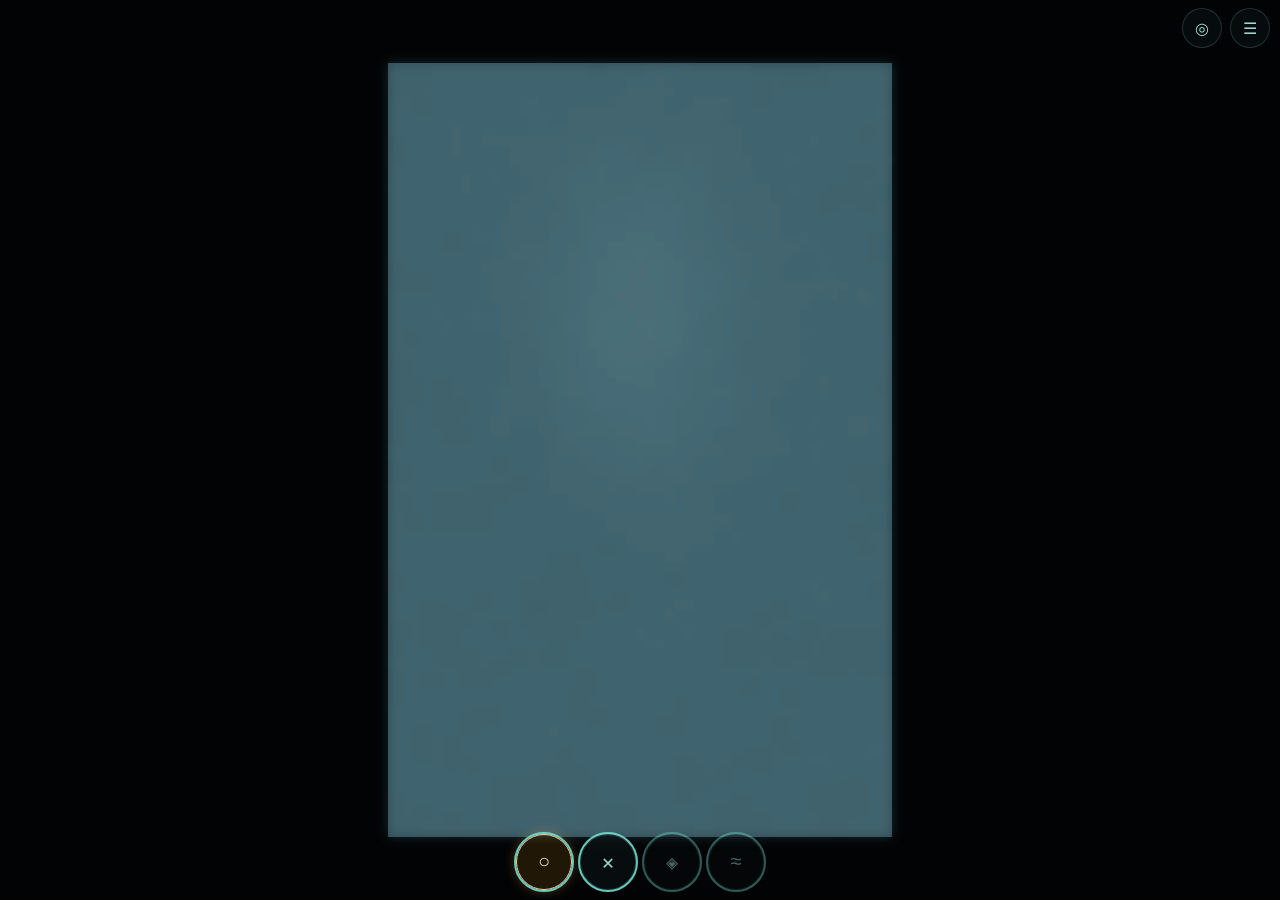
<file: FlameField/index.html>
<!DOCTYPE html>
<html lang="en">
<head>
<meta charset="UTF-8">
<meta name="viewport" content="width=device-width, initial-scale=1, maximum-scale=1, user-scalable=no, viewport-fit=cover">
<meta name="color-scheme" content="dark">
<title>the flame field</title>
<style>
  :root{ color-scheme: dark; }
  *{ box-sizing:border-box; -webkit-tap-highlight-color:transparent; user-select:none; -webkit-user-select:none; }
  html,body{
    margin:0; padding:0; width:100%; height:100%;
    background:#020304; overflow:hidden; overscroll-behavior:none;
    font-family:'Courier New',monospace; color:#cfe8e6;
    touch-action:none;
  }
  #stage{
    position:fixed; inset:0; display:flex; align-items:center; justify-content:center;
  }
  #glow{
    position:absolute; inset:0; pointer-events:none;
    filter: blur(6px) saturate(1.3); opacity:0.55; mix-blend-mode: screen;
  }
  canvas{ display:block; image-rendering:auto; }
  #view{ position:relative; }
  #ui{
    position:fixed; left:0; right:0; bottom:0; z-index:20;
    padding: 8px 10px calc(10px + env(safe-area-inset-bottom, 0px));
    display:flex; flex-direction:column; gap:8px;
    pointer-events:none;
  }
  #toolbar{
    display:flex; gap:8px; justify-content:center; pointer-events:auto;
  }
  .tool{
    position:relative; width:56px; height:56px; border-radius:50%;
    background:rgba(10,18,20,0.72); border:1px solid rgba(150,220,220,0.18);
    color:#9fd8d4; font-size:20px; display:flex; align-items:center; justify-content:center;
    backdrop-filter: blur(3px);
    transition: border-color .2s, background .2s, opacity .2s;
    opacity:0.45;
  }
  .tool.unlocked{ opacity:1; }
  .tool.active{ border-color:#ffcf8a; color:#ffe3b0; background:rgba(60,40,10,0.55); box-shadow:0 0 14px rgba(255,180,90,0.35); }
  .tool .ring{
    position:absolute; inset:-3px; border-radius:50%; pointer-events:none;
    border:2px solid rgba(255,255,255,0.15);
  }
  .tool .fill{
    position:absolute; inset:-3px; border-radius:50%; pointer-events:none;
    border:2px solid #6fe3d6; clip-path: inset(0 0 0 0);
    opacity:0.85;
  }
  .tool .lock{ position:absolute; inset:0; display:flex; align-items:center; justify-content:center; font-size:13px; color:#4a5a5c; }
  #topbar{
    position:fixed; top:0; left:0; right:0; z-index:20;
    padding: calc(8px + env(safe-area-inset-top,0px)) 10px 6px;
    display:flex; justify-content:space-between; align-items:flex-start;
    pointer-events:none;
  }
  #readout{
    font-size:11px; color:#7fb; opacity:0; transition:opacity .4s; letter-spacing:0.5px;
    pointer-events:none; text-shadow:0 0 6px rgba(100,255,220,0.6);
    max-width:60vw;
  }
  #codexBtn, #listenBtn{
    pointer-events:auto; width:40px;height:40px;border-radius:50%;
    background:rgba(10,18,20,0.6); border:1px solid rgba(150,220,220,0.18);
    color:#9fd8d4; font-size:16px; display:flex; align-items:center; justify-content:center;
  }
  #listenBtn.active{ color:#ffe3b0; border-color:#ffcf8a; }
  #topRight{ display:flex; gap:8px; pointer-events:auto; }

  #codex{
    position:fixed; inset:0; z-index:40; background:rgba(2,4,5,0.94);
    transform:translateY(100%); transition:transform .35s ease;
    padding: calc(16px + env(safe-area-inset-top,0px)) 18px 24px;
    overflow-y:auto;
  }
  #codex.open{ transform:translateY(0); }
  #codex h1{ font-size:15px; letter-spacing:3px; color:#ffcf8a; font-weight:400; margin:0 0 14px; }
  .entry{ margin-bottom:16px; border-left:2px solid rgba(255,207,138,0.3); padding-left:10px; }
  .entry .name{ font-size:13px; color:#ffe3b0; letter-spacing:1px; }
  .entry .desc{ font-size:12px; color:#8fc; opacity:0.8; margin-top:3px; line-height:1.5; }
  .entry.locked .name{ color:#3d4c4e; }
  .entry.locked .desc{ display:none; }
  #stats{ margin-top:20px; font-size:10px; color:#4a5a5c; line-height:1.8; }
  #closeCodex{
    position:absolute; top:calc(14px + env(safe-area-inset-top,0px)); right:16px;
    width:34px;height:34px;border-radius:50%; background:rgba(255,255,255,0.06);
    color:#cfe8e6; display:flex;align-items:center;justify-content:center; font-size:16px;
  }

  #morph{
    position:fixed; inset:0; z-index:30; background:rgba(2,6,7,0.88);
    display:none; align-items:center; justify-content:center; flex-direction:column;
  }
  #morph.open{ display:flex; }
  #morphCanvas{ touch-action:none; }
  #morphHint{ font-size:11px; color:#6fa; opacity:0.7; margin-top:14px; letter-spacing:1px; text-align:center; padding:0 20px;}
  #morphClose{
    position:absolute; top:calc(14px + env(safe-area-inset-top,0px)); right:16px;
    width:34px;height:34px;border-radius:50%; background:rgba(255,255,255,0.06);
    color:#cfe8e6; display:flex;align-items:center;justify-content:center; font-size:16px;
  }

  #choice{
    position:fixed; inset:0; z-index:50; background:rgba(0,0,0,0.75);
    display:none; align-items:center; justify-content:center; flex-direction:column; gap:22px;
  }
  #choice.open{ display:flex; }
  #choice .prompt{ font-size:12px; opacity:0.85; letter-spacing:1px; text-align:center; max-width:80vw; color:#cfe8e6;}
  #choiceBtns{ display:flex; gap:30px; }
  .choiceBtn{
    width:110px; height:110px; border-radius:50%; display:flex; flex-direction:column; align-items:center; justify-content:center;
    font-size:13px; letter-spacing:1px; gap:6px; border:1px solid rgba(255,255,255,0.2);
  }
  #keepTorch{ background:radial-gradient(circle at 50% 40%, #16323a, #06181c); color:#9fe0d8; }
  #takeFlame{ background:radial-gradient(circle at 50% 40%, #4a1c0a, #1a0705); color:#ffb877; }

  #veil{
    position:fixed; inset:0; background:#000; opacity:0; pointer-events:none; z-index:60;
    transition:opacity 1.2s;
  }
  #boot{
    position:fixed; inset:0; z-index:70; background:#020304; display:flex; align-items:center; justify-content:center;
    color:#3d5a58; font-size:11px; letter-spacing:4px; transition:opacity 1s;
  }
</style>
</head>
<body>
<div id="boot">· · ·</div>
<div id="veil"></div>

<div id="topbar">
  <div id="readout"></div>
  <div id="topRight">
    <button id="listenBtn" title="listen">◎</button>
    <button id="codexBtn" title="codex">☰</button>
  </div>
</div>

<div id="stage">
  <div id="view">
    <canvas id="glow"></canvas>
    <canvas id="sim"></canvas>
  </div>
</div>

<div id="ui">
  <div id="toolbar"></div>
</div>

<div id="codex">
  <button id="closeCodex">×</button>
  <h1>· CODEX ·</h1>
  <div id="entries"></div>
  <div id="stats"></div>
</div>

<div id="morph">
  <button id="morphClose">×</button>
  <canvas id="morphCanvas"></canvas>
  <div id="morphHint"></div>
</div>

<div id="choice">
  <div class="prompt" id="choicePrompt"></div>
  <div id="choiceBtns">
    <button class="choiceBtn" id="keepTorch">◐<br>hold</button>
    <button class="choiceBtn" id="takeFlame">◉<br>go</button>
  </div>
</div>

<script>
(function(){
"use strict";

/* ============================================================================
   THE FLAME FIELD
   A bioelectric cellular substrate the player can perturb, wound, condition
   and re-target, but never directly command. Every visible behavior below is
   produced by the update loop in Field.step() — nothing is pre-scripted.
   ========================================================================== */

// ---------------------------------------------------------------- constants
const W = 52, H = 80;                 // grid resolution (portrait, cheap enough for 60fps on typed arrays)
const N = W * H;
const SUBSTEPS = 2;                   // sim steps per rendered frame
const DT = 0.012;                     // tuned so sim-time tracks roughly real-time — healing
                                       // and drift should be watchable, not an instant snap

const T1 = 0.28, T2 = 0.62;           // differentiation thresholds on V
const CANON = [0, 0.4, 0.8, -0.4, -0.8]; // canonical potential per locked type (0=undiff,1..4 types)

const K_LEAK = 0.12;
const K_BISTABLE = 0.15;              // gentle excitability texture — must not dominate the homeostatic pull toward S
const K_HOME_BASE = 0.55;
const COUPLE_GAIN = 2.6;
const DECOUPLE_THRESH = 0.55;
const DECOUPLE_RATE = 0.5;
const RECOUPLE_RATE = 0.12;
const REVIVE_THRESH = 0.55;
const COLLAPSE_V = 0.9;
const NECROSIS_RATE = 0.6;

const clamp = (v,a,b)=> v<a?a:(v>b?b:v);
const idx = (x,y)=> y*W+x;

function classify(v){
  if(v>T2) return 2;
  if(v>T1) return 1;
  if(v<-T2) return 4;
  if(v<-T1) return 3;
  return 0;
}

// simple seeded PRNG so "Fracture" archetype is reproducible
function mulberry32(a){
  return function(){
    a|=0; a=(a+0x6D2B79F5)|0;
    let t=Math.imul(a^(a>>>15),1|a);
    t=(t+Math.imul(t^(t>>>7),61|t))^t;
    return ((t^(t>>>14))>>>0)/4294967296;
  };
}

// -------------------------------------------------------------- field state
const Field = {
  V: new Float32Array(N),
  Vn: new Float32Array(N),
  type: new Uint8Array(N),
  typeTimer: new Float32Array(N),
  plasticity: new Float32Array(N),
  coupling: new Float32Array(N),
  alive: new Uint8Array(N),
  S: new Float32Array(N),           // the setpoint / attractor — editable, independent of local rules
  assoc: new Float32Array(N),       // learned cue->stressor association per cell
  eligibility: new Float32Array(N), // decaying trace of recent cue exposure
  cueFlash: new Float32Array(N),    // transient anticipatory-response visual (for renderer)
  t: 0,

  init(){
    const rnd = Math.random;
    for(let i=0;i<N;i++){
      this.V[i] = (rnd()-0.5)*0.3;
      this.type[i] = 0;
      this.plasticity[i] = 1;
      this.coupling[i] = 0.8;
      this.alive[i] = 1;
    }
    this.S.set(Archetypes.list[0].template); // start already resting near "Orb"
  },

  step(dt, risk, distance=0){
    const V=this.V, Vn=this.Vn, type=this.type, timer=this.typeTimer,
          plas=this.plasticity, coup=this.coupling, alive=this.alive,
          S=this.S, assoc=this.assoc, elig=this.eligibility, flash=this.cueFlash;

    for(let y=0;y<H;y++){
      for(let x=0;x<W;x++){
        const i = idx(x,y);

        if(!alive[i]){
          // dead tissue: near-zero activity, but can be revived by living neighbor pressure
          let pressure=0;
          if(x>0 && alive[idx(x-1,y)]) pressure += coup[idx(x-1,y)];
          if(x<W-1 && alive[idx(x+1,y)]) pressure += coup[idx(x+1,y)];
          if(y>0 && alive[idx(x,y-1)]) pressure += coup[idx(x,y-1)];
          if(y<H-1 && alive[idx(x,y+1)]) pressure += coup[idx(x,y+1)];
          Vn[i] = V[i]*0.9;
          // mid-metamorphosis (risk>1), the tissue's ordinary self-repair is compromised —
          // it takes real neighbor strength to pull a cell back, not just proximity
          if(pressure > REVIVE_THRESH*risk){
            alive[i]=1; type[i]=0; plas[i]=1; timer[i]=0;
            Vn[i] = pressure*0.05;
          }
          continue;
        }

        // ---- gather neighbor flux (diffusion through gap junctions) ----
        let flux=0, mismatch=0, nCount=0;
        const cSelf = coup[i];
        const tryN = (ni)=>{
          if(!alive[ni]){ return; }
          const cEdge = (cSelf+coup[ni])*0.5;
          flux += cEdge*(V[ni]-V[i]);
          mismatch += Math.abs(V[ni]-V[i]);
          nCount++;
        };
        if(x>0) tryN(idx(x-1,y));
        if(x<W-1) tryN(idx(x+1,y));
        if(y>0) tryN(idx(x,y-1));
        if(y<H-1) tryN(idx(x,y+1));
        if(nCount>0) mismatch/=nCount;

        // ---- local reaction: leaky + bistable excitable medium (texture, not dominant) ----
        const react = -K_LEAK*V[i] - K_BISTABLE*V[i]*(V[i]-0.5)*(V[i]+0.5);

        // ---- homeostasis: the goal-directed term. pulls V toward the setpoint S at a fixed
        // rate, so a settled pattern is a genuine stable equilibrium, not a slowly-decaying one.
        // during a metamorphosis attempt (risk>1) the reach toward the target is stronger —
        // which is also exactly what makes it dangerous: pushing harder toward an extreme,
        // high-amplitude target both enables real convergence and drives V past COLLAPSE_V more.
        const homeMul = 1 + (risk-1)*1.8;
        const home = K_HOME_BASE * homeMul * (S[i]-V[i]);

        // ---- conditioning: learned anticipatory response ----
        const cond = flash[i]; // set externally when cue fires; decays below

        const noiseMul = 1 + (risk-1)*7;
        const noise = (Math.random()-0.5)*0.02*noiseMul;

        let dv = dt*(flux*COUPLE_GAIN + react + home + cond) + noise;
        Vn[i] = clamp(V[i]+dv, -1.6, 1.6);

        // ---- differentiation state machine (hysteresis-locked) ----
        // plasticity itself no longer feeds back into V; it only governs how strongly this
        // cell resists the player's Rewrite tool (see Field.rewrite) — mature, long-settled
        // tissue is harder to directly retarget than freshly wounded or undifferentiated tissue.
        const desired = classify(Vn[i]);
        if(desired !== type[i]){
          timer[i]+=dt;
          const lockDelay = 0.25 + plas[i]*0.35;
          if(timer[i] > lockDelay){
            type[i]=desired; timer[i]=0;
            plas[i] = Math.min(1, plas[i]+0.15); // fresh switch = brief plasticity bump
          }
        } else {
          timer[i]=0;
          // only differentiated tissue commits (locks in); undifferentiated cells stay fully
          // plastic so they remain free to follow the setpoint indefinitely
          if(type[i]!==0) plas[i] = Math.max(0.15, plas[i]-dt*0.02);
        }

        // ---- coupling dynamics: gap junctions close under local stress, reopen when calm ----
        if(mismatch > DECOUPLE_THRESH) coup[i] = Math.max(0, coup[i]-dt*DECOUPLE_RATE);
        else coup[i] = Math.min(0.95, coup[i]+dt*RECOUPLE_RATE);

        // ---- collapse risk: tissue pushed far past its normal operating range can die,
        // more readily where gap junctions have already closed under local stress ----
        const excess = Math.abs(Vn[i]) - COLLAPSE_V;
        if(excess > 0){
          const overload = Math.min(3, excess/0.25);
          const isolationFactor = 1.6 - coup[i]; // higher when poorly coupled, never zero
          // the further the whole tissue still has to travel toward its target, the more
          // strain any single overloaded cell is under — ambitious, distant metamorphoses
          // are genuinely more dangerous, not just cosmetically riskier
          const reachStrain = 1 + distance*3;
          if(Math.random() < dt*NECROSIS_RATE*risk*overload*isolationFactor*reachStrain) alive[i]=0;
        }

        // decay traces
        elig[i]*=Math.exp(-dt/2.6);
        flash[i]*=Math.exp(-dt*6);
      }
    }
    // swap buffers
    this.V.set(Vn);
    this.t += dt;
  },

  // ---------------------------------------------------------- player levers
  touchCue(cx,cy,r,strength){
    this.forEachInRadius(cx,cy,r,(i,f)=>{
      this.eligibility[i] = 1;
      // anticipatory learned response fires alongside the raw stimulus
      const ant = this.assoc[i];
      this.cueFlash[i] += strength*f*3 - ant*2.2*f; // raw excite, minus learned brace (closes coupling via negative flash->home interplay)
      if(ant>0.02) this.coupling[i] = Math.max(0, this.coupling[i]-ant*0.35*f);
    });
  },
  sever(cx,cy,r){
    this.forEachInRadius(cx,cy,r,(i,f)=>{
      if(f<0.3) return;
      this.assocStressor(i);
      this.alive[i]=0;
      this.V[i]=0;
      this.coupling[i]*=0.15;
      this.plasticity[i]=1;
    });
  },
  assocStressor(i){
    // classical conditioning update: strengthen assoc where a recent cue trace exists
    this.assoc[i] = clamp(this.assoc[i] + 0.35*this.eligibility[i]*(1-this.assoc[i]), 0, 1);
    this.assoc[i] = Math.max(0, this.assoc[i]-0.002); // slow forgetting baseline
  },
  weave(cx,cy,r,openUp){
    this.forEachInRadius(cx,cy,r,(i,f)=>{
      this.coupling[i] = clamp(this.coupling[i] + (openUp? f*0.6 : -f*0.6), 0, 0.95);
    });
  },
  rewrite(cx,cy,r,value){
    this.forEachInRadius(cx,cy,r,(i,f)=>{
      // committed (low-plasticity) tissue resists having its target rewritten directly;
      // wounding it first (sever resets plasticity to 1) makes it far more receptive
      const resist = 0.25 + 0.75*this.plasticity[i];
      const eff = f*0.5*resist;
      this.S[i] = clamp(this.S[i]*(1-eff) + value*eff, -1.5, 1.5);
    });
  },
  forEachInRadius(cx,cy,r,fn){
    const x0=Math.max(0,Math.floor(cx-r)), x1=Math.min(W-1,Math.ceil(cx+r));
    const y0=Math.max(0,Math.floor(cy-r)), y1=Math.min(H-1,Math.ceil(cy+r));
    for(let y=y0;y<=y1;y++) for(let x=x0;x<=x1;x++){
      const d = Math.hypot(x-cx,y-cy);
      if(d<=r) fn(idx(x,y), 1-d/r);
    }
  },

  // ---------------------------------------------------- diagnostic features
  // error weighted by how much the setpoint actually asks of each cell — most of the grid is
  // quiet background where every target agrees, so an unweighted average would barely move
  // even when the tissue is nowhere near the target's actual shape
  fieldError(){
    let e=0, w=0;
    for(let i=0;i<N;i++){
      const weight = Math.abs(this.S[i]);
      if(weight<0.05) continue;
      e += weight*(this.alive[i] ? Math.abs(this.V[i]-this.S[i]) : 1.4);
      w += weight;
    }
    return w? e/w : 0;
  },
  // error restricted to a local neighborhood — used to detect real, localized regeneration
  // rather than a wound getting lost in the whole-grid average
  localError(cx,cy,r){
    let e=0, c=0;
    this.forEachInRadius(cx,cy,r,(i)=>{
      e += this.alive[i] ? Math.abs(this.V[i]-this.S[i]) : 1.4;
      c++;
    });
    return c? e/c : 0;
  }
};

// compute (roughness, complexity) descriptors — used for both live field & static archetype templates
function computeFeatures(arr){
  let rough=0, n=0;
  for(let y=0;y<H;y++) for(let x=0;x<W-1;x++){ rough+=Math.abs(arr[idx(x+1,y)]-arr[idx(x,y)]); n++; }
  for(let y=0;y<H-1;y++) for(let x=0;x<W;x++){ rough+=Math.abs(arr[idx(x,y+1)]-arr[idx(x,y)]); n++; }
  rough = clamp((rough/n)/1.1, 0, 1);

  // connected components where |value|>0.5 (blob / complexity count)
  const seen = new Uint8Array(arr.length);
  let blobs=0;
  for(let y=0;y<H;y++) for(let x=0;x<W;x++){
    const i=idx(x,y);
    if(seen[i] || Math.abs(arr[i])<=0.5) continue;
    blobs++;
    const stack=[i]; seen[i]=1;
    while(stack.length){
      const c=stack.pop();
      const cx=c%W, cy=(c/W)|0;
      const nb=[[cx-1,cy],[cx+1,cy],[cx,cy-1],[cx,cy+1]];
      for(const [nx,ny] of nb){
        if(nx<0||nx>=W||ny<0||ny>=H) continue;
        const ni=idx(nx,ny);
        if(!seen[ni] && Math.abs(arr[ni])>0.5){ seen[ni]=1; stack.push(ni); }
      }
    }
  }
  const complexity = clamp(blobs/6, 0, 1);
  return {rough, complexity};
}

// --------------------------------------------------------------- archetypes
const Archetypes = { list: [], ember:null };
(function buildArchetypes(){
  const rnd = mulberry32(1337);
  function gauss(cx,cy,sig,amp){
    const arr=new Float32Array(N);
    for(let y=0;y<H;y++)for(let x=0;x<W;x++){
      const u=x/(W-1), v=y/(H-1);
      const d2=((u-cx)**2+(v-cy)**2)/(sig*sig);
      arr[idx(x,y)] += amp*Math.exp(-d2);
    }
    return arr;
  }
  function add(arr, cx,cy,sig,amp){
    for(let y=0;y<H;y++)for(let x=0;x<W;x++){
      const u=x/(W-1), v=y/(H-1);
      const d2=((u-cx)**2+(v-cy)**2)/(sig*sig);
      arr[idx(x,y)] += amp*Math.exp(-d2);
    }
  }

  const orb = gauss(0.5,0.32,0.20,1.0);

  const twin = new Float32Array(N);
  add(twin,0.3,0.28,0.15,0.95); add(twin,0.7,0.28,0.15,0.95);

  // a branching mass, not just an inverted Orb — shape (not merely polarity) sets it apart
  const root = new Float32Array(N);
  add(root, 0.5, 0.66, 0.15, -1.0);
  add(root, 0.34, 0.82, 0.12, -0.9);
  add(root, 0.66, 0.82, 0.12, -0.9);
  add(root, 0.5, 0.92, 0.09, -0.75);

  const lattice = new Float32Array(N);
  for(let y=0;y<H;y++)for(let x=0;x<W;x++){
    const u=x/(W-1), v=y/(H-1);
    lattice[idx(x,y)] = 0.75*Math.sin(u*Math.PI*6)*Math.sin(v*Math.PI*4);
  }

  const fracture = new Float32Array(N);
  for(let i=0;i<N;i++) fracture[i] = (rnd()*2-1)*1.1;

  // three separate, intensely bright lobes (a "trident" of flame) — its three-way split keeps
  // it out of every other archetype's neighborhood in the roughness/complexity embedding below
  const ember = new Float32Array(N);
  add(ember, 0.5, 0.30, 0.09, 1.4);
  add(ember, 0.28, 0.50, 0.07, 1.25);
  add(ember, 0.72, 0.50, 0.07, 1.25);

  function make(id,name,template,depth,lethal){
    const f = computeFeatures(template);
    return {id,name,template,depth,lethal,pos:f,discovered:false};
  }

  Archetypes.list.push(make('orb','Orb',orb,0.22,false));
  Archetypes.list.push(make('twin','Twin',twin,0.15,false));
  Archetypes.list.push(make('root','Root',root,0.20,false));
  Archetypes.list.push(make('lattice','Lattice',lattice,0.08,false));
  Archetypes.list.push(make('fracture','Fracture',fracture,0.05,true));
  Archetypes.ember = make('ember','Ember',ember,0.30,false);
  Archetypes.ember.hidden = true;
})();

// ------------------------------------------------------------- progress/save
const Progress = {
  discoveries:{}, unlocks:{touch:true, sever:true, rewrite:false, weave:false, listen:false},
  torchesKept:0, flamesAttempted:0, flamesSurvived:0, archetypesVisited:{}, emberRevealed:false,
  load(){
    try{
      const raw = localStorage.getItem('flamefield_save');
      if(raw) Object.assign(this, JSON.parse(raw));
    }catch(e){}
  },
  save(){
    try{ localStorage.setItem('flamefield_save', JSON.stringify(this)); }catch(e){}
  }
};
Progress.load();

const CODEX_TEXT = {
  coherence: "It settles toward a shape before you have touched anything. That is not nothing.",
  regeneration: "You tore it open. It closed — not by replay, but by reaching, again, for whatever it was reaching for before.",
  association: "It began flinching at the warning, not the wound. Something in it now expects.",
  setpoint: "The same tissue, asked for a different shape, became a different shape. The plan was never the substance.",
  morphospace: "There are places this thing can be. Some hold it. Some do not.",
  ember: "Far off, past the shapes you know, something pulls harder than the rest — and comes apart easier.",
  torch: "You kept what you had. It is still exactly what it was.",
  flame: "You let it go. Whatever comes back will not be what you sent."
};
const CODEX_ORDER = ['coherence','regeneration','association','setpoint','morphospace','ember','torch','flame'];

function unlockCodex(key){
  if(Progress.discoveries[key]) return;
  Progress.discoveries[key]=true;
  Progress.save();
  renderCodex();
  flashReadout('· '+key+' ·');
}

// ------------------------------------------------------------------ renderer
const simCanvas = document.getElementById('sim');
const glowCanvas = document.getElementById('glow');
const ctx = simCanvas.getContext('2d');
const glowCtx = glowCanvas.getContext('2d');
const off = document.createElement('canvas'); off.width=W; off.height=H;
const octx = off.getContext('2d');
const imgData = octx.createImageData(W,H);

let listenMode = false;

function typeColor(t, v, alive, coupling){
  if(!alive) return [10,6,8];
  // base hue by canonical type, modulated by live V for a breathing feel
  const bright = clamp(0.5+v*0.5,0,1);
  switch(t){
    case 0: return [ 26+40*bright, 46+50*bright, 54+50*bright ];      // undiff: cool slate
    case 1: return [ 150+80*bright, 110+50*bright, 40 ];              // low pos: amber
    case 2: return [ 255, 205+40*bright, 120+60*bright ];             // hi pos: gold/white — organizer-like
    case 3: return [ 30, 90+40*bright, 120+60*bright ];               // low neg: teal
    case 4: return [ 70+40*bright, 30, 130+70*bright ];                // hi neg: violet
  }
  return [0,0,0];
}

function draw(){
  const data = imgData.data;
  for(let i=0;i<N;i++){
    let [r,g,b] = typeColor(Field.type[i], Field.V[i], Field.alive[i], Field.coupling[i]);
    if(listenMode){
      // gradient/coupling overlay: dim tissue, highlight coupling strength as cyan wash
      const c = Field.coupling[i];
      r = r*0.3; g = g*0.3 + c*120; b = b*0.3 + c*140;
    }
    const o=i*4;
    data[o]=r; data[o+1]=g; data[o+2]=b; data[o+3]=255;
  }
  octx.putImageData(imgData,0,0);
  ctx.imageSmoothingEnabled = true;
  ctx.clearRect(0,0,simCanvas.width,simCanvas.height);
  ctx.drawImage(off,0,0,simCanvas.width,simCanvas.height);
  // glow layer: cheap canvas-to-canvas copy (blur applied via CSS filter on #glow), not a
  // per-frame toDataURL() re-encode, which would be far too slow to run at 60fps
  glowCtx.imageSmoothingEnabled = true;
  glowCtx.clearRect(0,0,glowCanvas.width,glowCanvas.height);
  glowCtx.drawImage(off,0,0,glowCanvas.width,glowCanvas.height);
}

function resize(){
  const maxW = Math.min(window.innerWidth*0.94, 520);
  const maxH = window.innerHeight*0.86;
  let cw = maxW, ch = cw*(H/W);
  if(ch>maxH){ ch=maxH; cw=ch*(W/H); }
  simCanvas.style.width = cw+'px'; simCanvas.style.height = ch+'px';
  simCanvas.width = Math.round(cw); simCanvas.height = Math.round(ch);
  glowCanvas.style.width = cw+'px'; glowCanvas.style.height = ch+'px';
  glowCanvas.width = Math.round(cw); glowCanvas.height = Math.round(ch);
  glowCanvas.style.position='absolute'; glowCanvas.style.left='0'; glowCanvas.style.top='0';
}
window.addEventListener('resize', resize);

// -------------------------------------------------------------- tool system
const TOOLS = [
  {id:'touch', glyph:'○', name:'touch', cooldown:0, max:0, energy:1},
  {id:'sever', glyph:'✕', name:'sever', cooldown:0, max:3, energy:3, regen:12},
  {id:'rewrite', glyph:'◈', name:'rewrite', cooldown:0, max:1, energy:1, regen:0.05, continuous:true},
  {id:'weave', glyph:'≈', name:'weave', cooldown:0, max:1, energy:1, regen:0.15, continuous:true},
];
let activeTool = 'touch';

const toolbar = document.getElementById('toolbar');
function buildToolbar(){
  toolbar.innerHTML='';
  TOOLS.forEach(t=>{
    const btn = document.createElement('div');
    btn.className='tool'+(Progress.unlocks[t.id]?' unlocked':'')+(t.id===activeTool?' active':'');
    btn.dataset.id=t.id;
    btn.innerHTML = `<div class="ring"></div><div class="fill" style="clip-path:inset(0 0 0 0)"></div><span>${t.glyph}</span>` + (Progress.unlocks[t.id]?'':'<div class="lock">·</div>');
    btn.addEventListener('pointerdown', (e)=>{
      e.stopPropagation();
      if(!Progress.unlocks[t.id]) return;
      activeTool = t.id;
      buildToolbar();
    });
    toolbar.appendChild(btn);
  });
}
buildToolbar();

const listenBtn = document.getElementById('listenBtn');
listenBtn.addEventListener('click', ()=>{
  if(!Progress.unlocks.listen) return;
  listenMode = !listenMode;
  listenBtn.classList.toggle('active', listenMode);
  if(listenMode) openMorph(); else closeMorph();
});

function flashReadout(text){
  const r = document.getElementById('readout');
  r.textContent = text;
  r.style.opacity = 1;
  clearTimeout(flashReadout._t);
  flashReadout._t = setTimeout(()=>{ r.style.opacity=0; }, 2600);
}

// ------------------------------------------------------------- input handling
let pointerActive=false, lastX=0, lastY=0, pressTimer=null, longPressed=false;

function toGrid(clientX, clientY){
  const rect = simCanvas.getBoundingClientRect();
  const gx = (clientX-rect.left)/rect.width * W;
  const gy = (clientY-rect.top)/rect.height * H;
  return [clamp(gx,0,W-1), clamp(gy,0,H-1)];
}

const toolState = {};
TOOLS.forEach(t=>{ toolState[t.id] = {energy: t.max||1}; });

function applyTool(id, gx, gy, isLongPress){
  const t = TOOLS.find(t=>t.id===id);
  const st = toolState[id];
  if(id==='touch'){
    Field.touchCue(gx,gy,3.2,0.35);
    const i = idx(Math.round(gx),Math.round(gy));
    flashReadout('V '+Field.V[i].toFixed(2)+'  ·  assoc '+Field.assoc[i].toFixed(2));
    return;
  }
  if(id==='sever'){
    if(st.energy<1) { flashReadout('· spent ·'); return; }
    st.energy -= 1;
    const r = 2.8;
    const preErr = Field.localError(gx,gy,r);
    Field.sever(gx,gy,r);
    watchRegeneration(preErr, gx, gy, r);
    return;
  }
  if(id==='rewrite'){
    if(st.energy<=0.05){ flashReadout('· spent ·'); return; }
    st.energy = Math.max(0, st.energy-0.01);
    Field.rewrite(gx,gy,3.4, isLongPress? -1.1 : 1.1);
    pendingSetpointCheck = {t:Field.t};
    return;
  }
  if(id==='weave'){
    if(st.energy<=0.05){ flashReadout('· spent ·'); return; }
    st.energy = Math.max(0, st.energy-0.01);
    Field.weave(gx,gy,3.0, !isLongPress);
    return;
  }
}

let regenWatch=null;
function watchRegeneration(preErr, gx, gy, r){
  regenWatch = {t0:Field.t, preErr, gx, gy, r};
}

let pendingSetpointCheck=null;

simCanvas.addEventListener('pointerdown', (e)=>{
  pointerActive=true; longPressed=false;
  const [gx,gy] = toGrid(e.clientX,e.clientY);
  lastX=gx; lastY=gy;
  pressTimer = setTimeout(()=>{ longPressed=true; applyTool(activeTool,gx,gy,true); }, 420);
  if(activeTool==='touch') applyTool('touch',gx,gy,false);
});
simCanvas.addEventListener('pointermove', (e)=>{
  if(!pointerActive) return;
  const [gx,gy] = toGrid(e.clientX,e.clientY);
  lastX=gx; lastY=gy;
  const t = TOOLS.find(t=>t.id===activeTool);
  if(t && t.continuous) applyTool(activeTool,gx,gy,longPressed);
  else if(activeTool==='touch') Field.touchCue(gx,gy,3.2,0.12);
});
window.addEventListener('pointerup', ()=>{
  if(pointerActive && !longPressed && activeTool!=='touch'){
    applyTool(activeTool,lastX,lastY,false);
  }
  pointerActive=false;
  clearTimeout(pressTimer);
});

// ------------------------------------------------------------ morphospace UI
const morphEl = document.getElementById('morph');
const morphCanvas = document.getElementById('morphCanvas');
const mctx = morphCanvas.getContext('2d');
let morphSize=300;
let pendingChoice=null;

function sizeMorph(){
  morphSize = Math.min(window.innerWidth*0.85, window.innerHeight*0.55, 380);
  morphCanvas.width = morphSize; morphCanvas.height = morphSize;
}
window.addEventListener('resize', sizeMorph);
sizeMorph();

function openMorph(){ morphEl.classList.add('open'); }
function closeMorph(){ morphEl.classList.remove('open'); }
document.getElementById('morphClose').addEventListener('click', ()=>{
  listenMode=false; listenBtn.classList.remove('active'); closeMorph();
});

function drawMorph(){
  if(!morphEl.classList.contains('open')) return;
  mctx.clearRect(0,0,morphSize,morphSize);
  mctx.fillStyle='#020304'; mctx.fillRect(0,0,morphSize,morphSize);
  const pad=30;
  const toPx = (f)=>[pad+f.rough*(morphSize-2*pad), pad+(1-f.complexity)*(morphSize-2*pad)];

  const visible = Archetypes.list; // positions always drawn once the morphospace overlay exists
  const showEmber = Progress.emberRevealed;

  const all = showEmber? visible.concat([Archetypes.ember]) : visible;

  all.forEach(a=>{
    const [px,py] = toPx(a.pos);
    const rr = a.depth*(morphSize-2*pad);
    mctx.beginPath();
    mctx.arc(px,py,rr,0,Math.PI*2);
    mctx.strokeStyle = a.lethal? 'rgba(255,70,70,0.35)' : (a===Archetypes.ember?'rgba(255,190,110,0.5)':'rgba(120,220,210,0.25)');
    mctx.lineWidth=1;
    mctx.stroke();

    mctx.beginPath();
    mctx.arc(px,py,5,0,Math.PI*2);
    mctx.fillStyle = a.lethal? '#ff5a5a' : (a===Archetypes.ember? '#ffcf8a' : '#8fe9df');
    mctx.fill();

    const known = Progress.archetypesVisited[a.id] || a===Archetypes.ember;
    mctx.fillStyle = '#7fd';
    mctx.font='10px monospace';
    mctx.fillText(known? a.name : '?', px+8, py+4);
  });

  // live marker
  const f = computeFeatures(Field.V);
  const [px,py] = toPx(f);
  mctx.beginPath();
  mctx.arc(px,py,4,0,Math.PI*2);
  mctx.fillStyle='#fff';
  mctx.fill();
  mctx.beginPath();
  mctx.arc(px,py,8,0,Math.PI*2);
  mctx.strokeStyle='rgba(255,255,255,0.5)';
  mctx.stroke();

  // track visited archetypes (within its ring)
  all.forEach(a=>{
    const d = Math.hypot(f.rough-a.pos.rough, f.complexity-a.pos.complexity);
    if(d < a.depth){
      if(!Progress.archetypesVisited[a.id]){
        Progress.archetypesVisited[a.id]=true; Progress.save();
        if(a===Archetypes.ember) unlockCodex('ember');
      }
      if(a===Archetypes.ember){
        // being near the flame while it is not your chosen target is just proximity — no forced effect
      }
    }
  });

  document.getElementById('morphHint').textContent =
    showEmber ? 'tap a mark to set it as target' : 'tap a mark to set it as target · something further waits';
}

morphCanvas.addEventListener('pointerdown',(e)=>{
  const rect = morphCanvas.getBoundingClientRect();
  const mx = e.clientX-rect.left, my = e.clientY-rect.top;
  const pad=30;
  const all = Archetypes.list.concat(Progress.emberRevealed? [Archetypes.ember]:[]);
  let best=null, bestD=14;
  for(const a of all){
    const px = pad+a.pos.rough*(morphSize-2*pad);
    const py = pad+(1-a.pos.complexity)*(morphSize-2*pad);
    const d = Math.hypot(mx-px,my-py);
    if(d < bestD){ bestD=d; best=a; }
  }
  if(best) selectArchetype(best);
});

function selectArchetype(a){
  if(a===Archetypes.ember){
    openChoice();
    return;
  }
  Field.S.set(a.template);
  flashReadout('· target set: '+(Progress.archetypesVisited[a.id]?a.name:'unnamed shape')+' ·');
}

// ------------------------------------------------------------- flame/torch
const choiceEl = document.getElementById('choice');
function openChoice(){
  document.getElementById('choicePrompt').textContent =
    'the far shape pulls. reaching it may unmake what you have.';
  choiceEl.classList.add('open');
}
document.getElementById('keepTorch').addEventListener('click', ()=>{
  choiceEl.classList.remove('open');
  Progress.torchesKept++; Progress.save();
  unlockCodex('torch');
});
document.getElementById('takeFlame').addEventListener('click', ()=>{
  choiceEl.classList.remove('open');
  Progress.flamesAttempted++; Progress.save();
  unlockCodex('flame');
  Field.S.set(Archetypes.ember.template);
  flameRisk = 1.4;
  flameActive = true;
  flameHoldTime = 0;
});

let flameActive=false, flameRisk=1.0, flameHoldTime=0;

// -------------------------------------------------------------- main loop
let lastTime=performance.now();

function tick(now){
  requestAnimationFrame(tick);
  const dt = Math.min(0.05,(now-lastTime)/1000); lastTime=now;

  // tool energy regen
  TOOLS.forEach(t=>{
    if(!t.max) return;
    const st=toolState[t.id];
    if(t.regen) st.energy = Math.min(t.max, st.energy + dt*(t.max/ (t.max===1?8:12)) * (t.regen<1? t.regen*20: 1));
  });

  const risk = flameActive? flameRisk : 1.0;
  const distance = flameActive? Field.fieldError() : 0; // how far from the target right now
  for(let s=0;s<SUBSTEPS;s++) Field.step(DT, risk, distance);
  draw();

  // -------- discovery checks (auto, first-time) --------
  const err = Field.fieldError();

  if(!Progress.discoveries.coherence && Field.t>3 && err<0.35){
    unlockCodex('coherence');
  }

  if(regenWatch){
    const dtR = Field.t - regenWatch.t0;
    const localErr = Field.localError(regenWatch.gx, regenWatch.gy, regenWatch.r);
    if(dtR>1.5 && localErr < Math.max(regenWatch.preErr*1.3, 0.12)){
      if(!Progress.discoveries.regeneration){
        unlockCodex('regeneration');
        Progress.unlocks.rewrite = true; Progress.save(); buildToolbar();
      }
      regenWatch=null;
    } else if(dtR>18){
      regenWatch=null; // gave it a fair chance
    }
  }

  if(pendingSetpointCheck){
    const dtS = Field.t - pendingSetpointCheck.t;
    if(dtS>4){
      const after = err;
      if(after < 0.45 && !Progress.discoveries.setpoint){
        unlockCodex('setpoint');
        Progress.unlocks.listen = true; Progress.save(); buildToolbar();
      }
      pendingSetpointCheck=null;
    }
  }

  // conditioning proof: fires inside touchCue's math; detect via assoc levels directly
  if(!Progress.discoveries.association){
    let maxAssoc=0;
    for(let i=0;i<N;i+=7) if(Field.assoc[i]>maxAssoc) maxAssoc=Field.assoc[i];
    if(maxAssoc>0.45){
      unlockCodex('association');
      Progress.unlocks.weave = true; Progress.save(); buildToolbar();
    }
  }

  if(Progress.unlocks.listen && !Progress.discoveries.morphospace){
    const visitedCount = Object.keys(Progress.archetypesVisited).length;
    if(visitedCount>=2) unlockCodex('morphospace');
  }

  if(Progress.discoveries.morphospace && Progress.discoveries.association && !Progress.emberRevealed){
    Progress.emberRevealed = true; Progress.save();
    unlockCodex('ember');
  }

  if(flameActive){
    // require the convergence to actually hold for a stretch of sim-time, not just touch the
    // threshold for one noisy instant — a real metamorphosis settles, it doesn't just blip past
    if(err < 0.2) flameHoldTime += DT*SUBSTEPS; else flameHoldTime = 0;
    if(flameHoldTime > 2.2){
      flameActive=false; Progress.flamesSurvived++; Progress.save();
      flashReadout('· it held ·');
    } else {
      // check for collapse: too much dead tissue = failure, quiet reseed
      let dead=0; for(let i=0;i<N;i++) if(!Field.alive[i]) dead++;
      if(dead > N*0.55){
        flameActive=false;
        flashReadout('· lost ·');
        setTimeout(reseed, 900);
      }
    }
  }

  drawMorph();
  toolbar_energy_ui();
}

function toolbar_energy_ui(){
  document.querySelectorAll('.tool').forEach(el=>{
    const id = el.dataset.id;
    const t = TOOLS.find(t=>t.id===id);
    const st = toolState[id];
    const fill = el.querySelector('.fill');
    if(t.max && fill){
      const pct = 1-(st.energy/t.max);
      fill.style.clipPath = `inset(${pct*100}% 0 0 0)`;
    }
  });
}

function reseed(){
  const veil=document.getElementById('veil');
  veil.style.opacity=1;
  setTimeout(()=>{
    Field.init();
    veil.style.opacity=0;
  }, 700);
}

// ------------------------------------------------------------------- codex
function renderCodex(){
  const wrap = document.getElementById('entries');
  wrap.innerHTML='';
  CODEX_ORDER.forEach(key=>{
    const known = Progress.discoveries[key];
    const div = document.createElement('div');
    div.className = 'entry'+(known?'':' locked');
    div.innerHTML = `<div class="name">${known?key:'· · ·'}</div><div class="desc">${CODEX_TEXT[key]||''}</div>`;
    wrap.appendChild(div);
  });
  document.getElementById('stats').textContent =
    `torches kept: ${Progress.torchesKept}   flames attempted: ${Progress.flamesAttempted}   flames survived: ${Progress.flamesSurvived}`;
}

document.getElementById('codexBtn').addEventListener('click', ()=>{
  renderCodex();
  document.getElementById('codex').classList.add('open');
});
document.getElementById('closeCodex').addEventListener('click', ()=>{
  document.getElementById('codex').classList.remove('open');
});

// --------------------------------------------------------------------- boot
Field.init();
resize();
// carry forward any unlocks from a previous session
buildToolbar();
setTimeout(()=>{
  const b=document.getElementById('boot');
  b.style.opacity=0;
  setTimeout(()=>b.remove(),1000);
}, 700);

requestAnimationFrame(tick);

})();
</script>
</body>
</html>
</file>
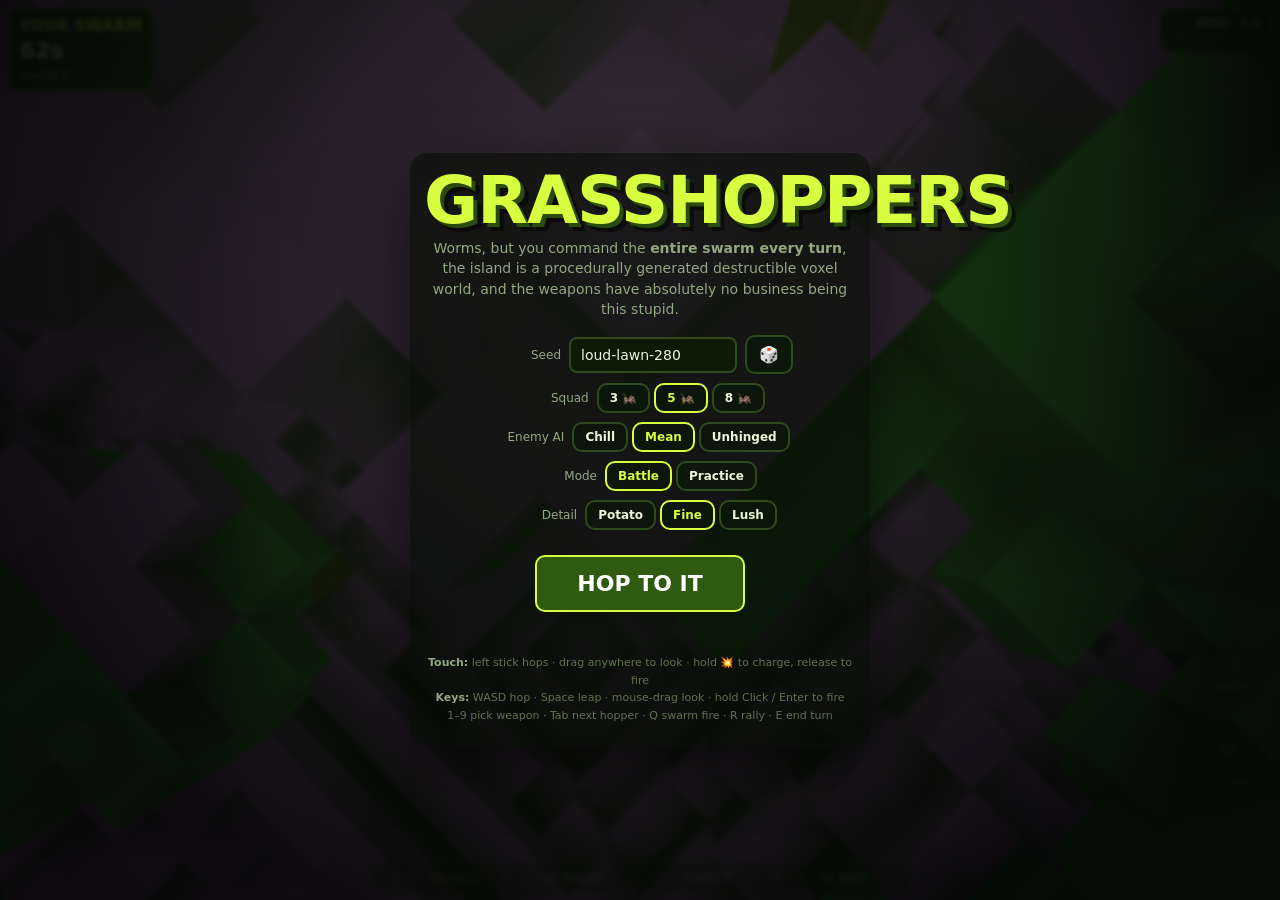
<file: Grasshoppers/index.html>
<!DOCTYPE html>
<html lang="en">
<head>
<meta charset="UTF-8">
<meta name="viewport" content="width=device-width, initial-scale=1.0, maximum-scale=1.0, minimum-scale=1.0, user-scalable=no, viewport-fit=cover">
<meta name="mobile-web-app-capable" content="yes">
<meta name="apple-mobile-web-app-capable" content="yes">
<meta name="theme-color" content="#0d1408">
<title>GRASSHOPPERS — 3D voxel swarm artillery</title>
<style>
  :root {
    --ink: #eaf7d8;
    --dim: #93a880;
    --panel: rgba(12, 22, 8, 0.82);
    --edge: #2f4a1c;
    --hot: #d7ff3f;
    --team-a: #b6ff3b;
    --team-b: #ff5fa8;
    --danger: #ff5a3c;
    --safe: calc(env(safe-area-inset-bottom, 0px));
  }
  * { box-sizing: border-box; -webkit-tap-highlight-color: transparent; }
  html, body {
    margin: 0; padding: 0; width: 100%; height: 100%;
    overflow: hidden;
    background: #06090c;
    color: var(--ink);
    font-family: "Trebuchet MS", "Segoe UI", system-ui, sans-serif;
    overscroll-behavior: none;
    touch-action: none;
    user-select: none; -webkit-user-select: none;
  }
  #glcanvas {
    position: fixed; inset: 0; width: 100%; height: 100%;
    display: block; touch-action: none;
  }

  /* ---------------------------------------------------------------- chrome */
  #ui { position: fixed; inset: 0; pointer-events: none; z-index: 5; }
  .card {
    background: var(--panel);
    border: 2px solid var(--edge);
    border-radius: 10px;
    backdrop-filter: blur(4px);
    -webkit-backdrop-filter: blur(4px);
  }
  .btn {
    pointer-events: auto;
    background: var(--panel);
    border: 2px solid var(--edge);
    color: var(--ink);
    border-radius: 10px;
    font: inherit; font-weight: bold;
    padding: 8px 12px;
    cursor: pointer;
    transition: transform .06s, background .12s, border-color .12s;
  }
  .btn:active { transform: scale(.94); background: #23400f; }
  .btn.on { border-color: var(--hot); color: var(--hot); }
  .btn:disabled { opacity: .35; }

  /* top bar */
  #topbar {
    position: absolute; top: calc(env(safe-area-inset-top,0px) + 8px);
    left: 8px; right: 8px;
    display: flex; gap: 8px; align-items: flex-start; justify-content: space-between;
  }
  #turnbox { padding: 6px 10px; font-size: 13px; line-height: 1.35; min-width: 132px; }
  #turnwho { font-weight: bold; font-size: 15px; letter-spacing: .5px; }
  #clock { font-size: 22px; font-weight: bold; font-variant-numeric: tabular-nums; }
  #clock.low { color: var(--danger); }
  #windbox { padding: 6px 10px; font-size: 12px; text-align: right; }
  #windbar { height: 6px; background: #1d2b12; border-radius: 3px; margin-top: 4px; position: relative; width: 88px; }
  #windfill { position: absolute; top: 0; bottom: 0; left: 50%; background: var(--hot); border-radius: 3px; }

  /* squad roster */
  #roster {
    position: absolute; top: calc(env(safe-area-inset-top,0px) + 96px);
    left: 8px; display: flex; flex-direction: column; gap: 4px;
    max-height: 44vh; overflow: hidden;
  }
  .pip {
    pointer-events: auto; cursor: pointer;
    display: flex; align-items: center; gap: 5px;
    background: var(--panel); border: 2px solid var(--edge);
    border-radius: 8px; padding: 2px 6px; font-size: 11px; width: 104px;
  }
  .pip.sel { border-color: var(--hot); }
  .pip.spent { opacity: .4; }
  .pip.dead { display: none; }
  .pipbar { flex: 1; height: 5px; background: #331; border-radius: 3px; overflow: hidden; }
  .pipfill { height: 100%; background: var(--team-a); }
  .pipname { width: 20px; font-weight: bold; }

  /* reticle */
  #retic {
    position: absolute; left: 50%; top: 50%; width: 42px; height: 42px;
    margin: -21px 0 0 -21px; opacity: .9;
  }
  #retic div { position: absolute; background: var(--hot); }
  #retic .h { left: 0; right: 0; top: 20px; height: 2px; }
  #retic .v { top: 0; bottom: 0; left: 20px; width: 2px; }
  #retic .dot { left: 18px; top: 18px; width: 6px; height: 6px; border-radius: 50%; background: #fff; }
  #retic.hidden { display: none; }

  /* power meter */
  #powerwrap {
    position: absolute; left: 50%; top: 50%; margin: 30px 0 0 -70px;
    width: 140px; height: 12px; background: rgba(0,0,0,.55);
    border: 2px solid var(--edge); border-radius: 7px; overflow: hidden; display: none;
  }
  #powerwrap.show { display: block; }
  #powerfill { height: 100%; width: 0%; background: linear-gradient(90deg,#8bd63a,#f4e03a,#ff4d2e); }

  /* joystick */
  #stick {
    position: absolute; left: 14px; bottom: calc(var(--safe) + 96px);
    width: 118px; height: 118px; border-radius: 50%;
    background: rgba(10,20,6,.42); border: 2px solid var(--edge);
    pointer-events: auto; touch-action: none;
  }
  #stickknob {
    position: absolute; left: 50%; top: 50%; width: 46px; height: 46px;
    margin: -23px 0 0 -23px; border-radius: 50%;
    background: rgba(180,255,80,.5); border: 2px solid var(--hot);
  }

  /* right cluster */
  #rightpad {
    position: absolute; right: 12px; bottom: calc(var(--safe) + 92px);
    display: flex; flex-direction: column; align-items: flex-end; gap: 10px;
  }
  .bigbtn {
    pointer-events: auto; width: 88px; height: 88px; border-radius: 50%;
    border: 3px solid var(--edge); background: rgba(12,22,8,.8);
    color: var(--ink); font: inherit; font-weight: bold; font-size: 13px;
    display: flex; flex-direction: column; align-items: center; justify-content: center;
    line-height: 1.1; cursor: pointer; touch-action: none;
  }
  .bigbtn .em { font-size: 26px; }
  .bigbtn:active { transform: scale(.93); }
  #firebtn { border-color: #7a2a18; background: rgba(60,14,6,.8); }
  #hopbtn  { width: 72px; height: 72px; }

  /* bottom bar */
  #bottom {
    position: absolute; left: 0; right: 0; bottom: 0;
    padding: 6px 8px calc(var(--safe) + 6px);
    display: flex; flex-direction: column; gap: 6px;
  }
  #weprow { display: flex; gap: 6px; overflow-x: auto; padding-bottom: 2px; pointer-events: auto; scrollbar-width: none; }
  #weprow::-webkit-scrollbar { display: none; }
  .wep {
    pointer-events: auto; flex: 0 0 auto; cursor: pointer;
    background: var(--panel); border: 2px solid var(--edge); border-radius: 9px;
    padding: 3px 7px; font-size: 10px; text-align: center; min-width: 54px;
  }
  .wep .em { font-size: 20px; display: block; line-height: 1.1; }
  .wep .ammo { color: var(--dim); font-size: 9px; }
  .wep.sel { border-color: var(--hot); background: #23400f; }
  .wep.out { opacity: .3; }
  #cmdrow { display: flex; gap: 6px; justify-content: center; }
  #cmdrow .btn { font-size: 12px; padding: 7px 10px; flex: 1 1 0; max-width: 130px; }
  #swarmbtn { border-color: #7a5a10; color: #ffd84d; }

  /* toast */
  #toasts {
    position: absolute; left: 50%; top: 10%; transform: translateX(-50%);
    display: flex; flex-direction: column-reverse; align-items: center; gap: 5px;
    width: min(70%, 420px); pointer-events: none;
  }
  .toast {
    background: rgba(8,16,4,.78); border: 1px solid var(--edge); border-radius: 9px;
    padding: 5px 11px; font-weight: bold; font-size: 12.5px; text-align: center;
    line-height: 1.3; animation: pop .28s ease-out;
  }
  .toast.big { font-size: 16px; color: var(--hot); border-color: var(--hot); }
  @keyframes pop { from { transform: scale(.7); opacity: 0 } to { transform: scale(1); opacity: 1 } }

  /* screens */
  .screen {
    position: absolute; inset: 0; z-index: 20; pointer-events: auto;
    display: flex; align-items: center; justify-content: center;
    background: radial-gradient(circle at 50% 30%, rgba(20,42,10,.72) 0%, rgba(4,8,3,.93) 78%);
    backdrop-filter: blur(2px); -webkit-backdrop-filter: blur(2px);
    overflow-y: auto; padding: 20px 14px;
  }
  .screen.hidden { display: none; }
  .sheet {
    max-width: 460px; width: 100%; text-align: center;
    background: rgba(6, 12, 4, .62); border-radius: 18px; padding: 18px 14px 22px;
    box-shadow: 0 18px 60px rgba(0,0,0,.55);
  }
  h1 {
    margin: 0; font-size: 13vw; line-height: .92; letter-spacing: -1px;
    color: var(--hot); text-shadow: 4px 4px 0 #2a4a10, 8px 8px 0 rgba(0,0,0,.5);
    font-weight: 900;
  }
  @media (min-width: 520px) { h1 { font-size: 66px; } }
  .sub { color: var(--dim); font-size: 14px; margin: 6px 0 16px; line-height: 1.45; }
  .row { display: flex; gap: 8px; align-items: center; justify-content: center; margin: 9px 0; flex-wrap: wrap; }
  .row label { font-size: 12px; color: var(--dim); min-width: 74px; text-align: right; }
  input[type=text] {
    background: #0d1a06; border: 2px solid var(--edge); color: var(--ink);
    border-radius: 8px; padding: 8px 10px; font: inherit; font-size: 14px; width: 168px;
  }
  .seg { display: flex; gap: 4px; }
  .seg .btn { padding: 6px 11px; font-size: 12px; }
  #playbtn {
    margin-top: 16px; font-size: 22px; padding: 14px 40px;
    background: #2f5a10; border-color: var(--hot); color: #fff;
  }
  .fine { color: #5f7350; font-size: 11px; margin-top: 18px; line-height: 1.6; }
  .fine b { color: var(--dim); }
  #loadnote { color: var(--hot); font-size: 13px; height: 16px; margin-top: 8px; }
  #gtitle { font-size: 9vw; white-space: pre-line; }
  @media (min-width: 520px) { #gtitle { font-size: 46px; } }
</style>
</head>
<body>
<canvas id="glcanvas"></canvas>

<div id="ui">
  <div id="topbar">
    <div id="turnbox" class="card">
      <div id="turnwho">—</div>
      <div id="clock">--</div>
      <div id="roundlbl" style="color:var(--dim)">round 1</div>
    </div>
    <div id="windbox" class="card">
      <div id="windtxt">WIND —</div>
      <div id="windbar"><div id="windfill"></div></div>
      <div id="alivetxt" style="margin-top:5px"></div>
    </div>
  </div>

  <div id="roster"></div>

  <div id="retic"><div class="h"></div><div class="v"></div><div class="dot"></div></div>
  <div id="powerwrap"><div id="powerfill"></div></div>

  <div id="stick"><div id="stickknob"></div></div>

  <div id="rightpad">
    <button id="hopbtn" class="bigbtn"><span class="em">🦘</span>HOP</button>
    <button id="firebtn" class="bigbtn"><span class="em">💥</span>HOLD<br>TO FIRE</button>
  </div>

  <div id="bottom">
    <div id="weprow"></div>
    <div id="cmdrow">
      <button id="swarmbtn" class="btn">🦗🦗 SWARM</button>
      <button id="rallybtn" class="btn">📣 RALLY</button>
      <button id="nextbtn" class="btn">⤵ NEXT</button>
      <button id="endbtn" class="btn">⏭ END</button>
    </div>
  </div>

  <div id="toasts"></div>
</div>

<div id="menu" class="screen">
  <div class="sheet">
    <h1>GRASSHOPPERS</h1>
    <div class="sub">
      Worms, but you command the <b>entire swarm every turn</b>, the island is a
      procedurally generated destructible voxel world, and the weapons have
      absolutely no business being this stupid.
    </div>
    <div class="row">
      <label for="seedin">Seed</label>
      <input id="seedin" type="text" value="" maxlength="20" autocomplete="off" spellcheck="false">
      <button id="reseed" class="btn">🎲</button>
    </div>
    <div class="row">
      <label>Squad</label>
      <div class="seg" id="squadseg"></div>
    </div>
    <div class="row" id="diffrow">
      <label>Enemy AI</label>
      <div class="seg" id="diffseg"></div>
    </div>
    <div class="row">
      <label>Mode</label>
      <div class="seg" id="modeseg"></div>
    </div>
    <div class="row">
      <label>Detail</label>
      <div class="seg" id="qualseg"></div>
    </div>
    <button id="playbtn" class="btn">HOP TO IT</button>
    <div id="loadnote"></div>
    <div class="fine">
      <b>Touch:</b> left stick hops · drag anywhere to look · hold 💥 to charge, release to fire<br>
      <b>Keys:</b> WASD hop · Space leap · mouse-drag look · hold Click / Enter to fire<br>
      1–9 pick weapon · Tab next hopper · Q swarm fire · R rally · E end turn
    </div>
  </div>
</div>

<div id="gameover" class="screen hidden">
  <div class="sheet">
    <h1 id="gtitle">—</h1>
    <div class="sub" id="gsub"></div>
    <div class="sub" id="gstats" style="color:var(--ink)"></div>
    <button id="againbtn" class="btn" style="font-size:20px;padding:12px 32px;margin-top:10px">REMATCH</button>
  </div>
</div>

<script>
/* =========================================================================
   GRASSHOPPERS — a 3D voxel swarm-artillery game
   ---------------------------------------------------------------------
   Single self-contained page. No dependencies, no build step, no CDN.
   Hand-rolled WebGL2 voxel renderer + procedural world + far too many
   weapons that should never have been approved by anyone.

   Layout of this script:
     01  constants, math, rng, noise
     02  webgl bootstrap + shaders
     03  chunked voxel world + mesher
     04  procedural worldgen
     05  destruction, debris, particles
     06  audio (WebAudio synth, no asset files)
     07  entities: grasshoppers + physics
     08  projectiles + the weapon roster
     09  weapon firing / detonation logic
     10  enemy AI
     11  camera + input (touch first)
     12  HUD + turn state machine
     13  render frame + main loop + boot
   ========================================================================= */
"use strict";

/* ========================================================== 01  constants */

const WX = 80, WY = 56, WZ = 80;         // world size in voxels
const CS = 16;                            // chunk edge
const CX = Math.ceil(WX / CS), CY = Math.ceil(WY / CS), CZ = Math.ceil(WZ / CS);
const NCHUNK = CX * CY * CZ;

const GRAV = 26.0;                        // voxels / s^2
const VOID_Y = -14;                       // below this you are gone

// materials -------------------------------------------------------------
const AIR = 0, GRASS = 1, DIRT = 2, STONE = 3, SAND = 4, WOOD = 5, LEAF = 6,
      CANDY = 7, CHEESE = 8, SLIME = 9, CRYSTAL = 10, SPLAT = 11, BOUNCE = 12,
      ICE = 13, CHAR = 14;
const NMAT = 15;

// per-material colour, filled in by the biome picker at worldgen time
const MATCOL = new Float32Array(NMAT * 3);
// materials that make explosions bigger when they are blown up
const BRITTLE = new Float32Array(NMAT); // extra radius multiplier
let MAX_BRITTLE = 1;                    // largest entry, used to size blast scans

const TEAM_A = 0, TEAM_B = 1;
const TEAMCOL = [[0.71, 1.0, 0.23], [1.0, 0.37, 0.66]];
const TEAMNAME = ["GREEN SWARM", "PINK PLAGUE"];

/* =============================================================== 02  math */

const clamp = (v, a, b) => v < a ? a : v > b ? b : v;
const lerp = (a, b, t) => a + (b - a) * t;
const smooth = t => t * t * (3 - 2 * t);
const TAU = Math.PI * 2;

function len3(x, y, z) { return Math.hypot(x, y, z); }

// column-major 4x4, GL order ------------------------------------------------
function m4ident(o) {
  o[0]=1;o[1]=0;o[2]=0;o[3]=0; o[4]=0;o[5]=1;o[6]=0;o[7]=0;
  o[8]=0;o[9]=0;o[10]=1;o[11]=0; o[12]=0;o[13]=0;o[14]=0;o[15]=1; return o;
}
function m4persp(o, fovy, aspect, near, far) {
  const f = 1 / Math.tan(fovy / 2), nf = 1 / (near - far);
  o[0]=f/aspect;o[1]=0;o[2]=0;o[3]=0;
  o[4]=0;o[5]=f;o[6]=0;o[7]=0;
  o[8]=0;o[9]=0;o[10]=(far+near)*nf;o[11]=-1;
  o[12]=0;o[13]=0;o[14]=2*far*near*nf;o[15]=0;
  return o;
}
function m4look(o, ex, ey, ez, cx, cy, cz, ux, uy, uz) {
  let zx = ex - cx, zy = ey - cy, zz = ez - cz;
  let l = Math.hypot(zx, zy, zz) || 1; zx /= l; zy /= l; zz /= l;
  let xx = uy * zz - uz * zy, xy = uz * zx - ux * zz, xz = ux * zy - uy * zx;
  l = Math.hypot(xx, xy, xz) || 1; xx /= l; xy /= l; xz /= l;
  const yx = zy * xz - zz * xy, yy = zz * xx - zx * xz, yz = zx * xy - zy * xx;
  o[0]=xx;o[1]=yx;o[2]=zx;o[3]=0;
  o[4]=xy;o[5]=yy;o[6]=zy;o[7]=0;
  o[8]=xz;o[9]=yz;o[10]=zz;o[11]=0;
  o[12]=-(xx*ex+xy*ey+xz*ez);
  o[13]=-(yx*ex+yy*ey+yz*ez);
  o[14]=-(zx*ex+zy*ey+zz*ez);
  o[15]=1;
  return o;
}
function m4mul(o, a, b) {
  for (let c = 0; c < 4; c++) {
    const b0=b[c*4],b1=b[c*4+1],b2=b[c*4+2],b3=b[c*4+3];
    o[c*4+0]=a[0]*b0+a[4]*b1+a[8]*b2+a[12]*b3;
    o[c*4+1]=a[1]*b0+a[5]*b1+a[9]*b2+a[13]*b3;
    o[c*4+2]=a[2]*b0+a[6]*b1+a[10]*b2+a[14]*b3;
    o[c*4+3]=a[3]*b0+a[7]*b1+a[11]*b2+a[15]*b3;
  }
  return o;
}

/* ========================================================== 03  rng/noise */

function hashStr(s) {
  let h = 2166136261 >>> 0;
  for (let i = 0; i < s.length; i++) { h ^= s.charCodeAt(i); h = Math.imul(h, 16777619) >>> 0; }
  return h >>> 0;
}
function mulberry32(a) {
  return function () {
    a |= 0; a = (a + 0x6D2B79F5) | 0;
    let t = Math.imul(a ^ (a >>> 15), 1 | a);
    t = (t + Math.imul(t ^ (t >>> 7), 61 | t)) ^ t;
    return ((t ^ (t >>> 14)) >>> 0) / 4294967296;
  };
}
let rnd = mulberry32(1);                       // world rng (deterministic)
const rr = (a, b) => a + rnd() * (b - a);
const ri = (a, b) => Math.floor(a + rnd() * (b - a + 1));
const pick = arr => arr[Math.floor(rnd() * arr.length)];
// a second, non-deterministic stream for cosmetics so replays still match
const fx = Math.random;
const fr = (a, b) => a + fx() * (b - a);

let NSEED = 0;
function h3(x, y, z) {                          // integer hash -> [0,1)
  let n = Math.imul(x | 0, 374761393) ^ Math.imul(y | 0, 668265263) ^
          Math.imul(z | 0, 2147483647) ^ NSEED;
  n = (n ^ (n >>> 13)) >>> 0;
  n = Math.imul(n, 1274126177) >>> 0;
  return ((n ^ (n >>> 16)) >>> 0) / 4294967296;
}
function vnoise3(x, y, z) {                     // trilinear value noise
  const xi = Math.floor(x), yi = Math.floor(y), zi = Math.floor(z);
  const tx = smooth(x - xi), ty = smooth(y - yi), tz = smooth(z - zi);
  const c000=h3(xi,yi,zi),     c100=h3(xi+1,yi,zi);
  const c010=h3(xi,yi+1,zi),   c110=h3(xi+1,yi+1,zi);
  const c001=h3(xi,yi,zi+1),   c101=h3(xi+1,yi,zi+1);
  const c011=h3(xi,yi+1,zi+1), c111=h3(xi+1,yi+1,zi+1);
  const x00=lerp(c000,c100,tx), x10=lerp(c010,c110,tx);
  const x01=lerp(c001,c101,tx), x11=lerp(c011,c111,tx);
  return lerp(lerp(x00,x10,ty), lerp(x01,x11,ty), tz);
}
function vnoise2(x, z) { return vnoise3(x, 17.3, z); }
function fbm2(x, z, oct, lac, gain) {
  oct = oct || 4; lac = lac || 2.03; gain = gain || 0.5;
  let s = 0, a = 0.5, f = 1, n = 0;
  for (let i = 0; i < oct; i++) { s += a * vnoise2(x * f, z * f); n += a; a *= gain; f *= lac; }
  return s / n;
}
function fbm3(x, y, z, oct) {
  let s = 0, a = 0.5, f = 1, n = 0;
  for (let i = 0; i < oct; i++) { s += a * vnoise3(x*f, y*f, z*f); n += a; a *= 0.5; f *= 2.03; }
  return s / n;
}


/* ================================================ 04  webgl + shaders */

const canvas = document.getElementById('glcanvas');
let gl = null;
try {
  gl = canvas.getContext('webgl2', {
    antialias: false, alpha: false, depth: true,
    powerPreference: 'high-performance', preserveDrawingBuffer: false
  });
} catch (e) { gl = null; }

function fatal(msg) {
  document.body.innerHTML =
    '<div style="padding:36px;font:16px/1.6 system-ui;color:#eaf7d8;background:#0b1206;height:100%">' +
    '<h2 style="color:#d7ff3f">GRASSHOPPERS needs WebGL2</h2><p>' + msg + '</p></div>';
  throw new Error(msg);
}
if (!gl) fatal('Your browser could not give us a WebGL2 context. Try a recent Chrome, Edge, Firefox or Safari 15+.');

function shader(type, src) {
  const s = gl.createShader(type);
  gl.shaderSource(s, src); gl.compileShader(s);
  if (!gl.getShaderParameter(s, gl.COMPILE_STATUS))
    fatal('shader: ' + gl.getShaderInfoLog(s));
  return s;
}
function program(vs, fs, attrs) {
  const p = gl.createProgram();
  gl.attachShader(p, shader(gl.VERTEX_SHADER, vs));
  gl.attachShader(p, shader(gl.FRAGMENT_SHADER, fs));
  attrs.forEach((n, i) => gl.bindAttribLocation(p, i, n));
  gl.linkProgram(p);
  if (!gl.getProgramParameter(p, gl.LINK_STATUS))
    fatal('link: ' + gl.getProgramInfoLog(p));
  const u = {};
  const n = gl.getProgramParameter(p, gl.ACTIVE_UNIFORMS);
  for (let i = 0; i < n; i++) {
    const nm = gl.getActiveUniform(p, i).name.replace(/\[0\]$/, '');
    u[nm] = gl.getUniformLocation(p, nm);
  }
  return { p, u };
}

const FOG_FRAG = `#version 300 es
precision mediump float;
in vec3 vCol; in float vShade; in float vDist;
uniform vec3 uFog; uniform vec2 uFogRange; uniform float uAlpha; uniform vec3 uTint;
out vec4 outColor;
void main() {
  vec3 c = vCol * vShade * uTint;
  float f = clamp((vDist - uFogRange.x) / (uFogRange.y - uFogRange.x), 0.0, 1.0);
  c = mix(c, uFog, f * 0.9);
  outColor = vec4(c, uAlpha);
}`;

const progChunk = program(`#version 300 es
in vec3 aPos; in float aShade; in vec3 aCol;
uniform mat4 uVP; uniform vec3 uEye;
out vec3 vCol; out float vShade; out float vDist;
void main() {
  vCol = aCol; vShade = aShade;
  vDist = length(aPos - uEye);
  gl_Position = uVP * vec4(aPos, 1.0);
}`, FOG_FRAG, ['aPos', 'aShade', 'aCol']);

const progInst = program(`#version 300 es
in vec3 aPos; in float aShade;
in vec3 iPos; in vec3 iScale; in vec3 iCol; in float iRot;
uniform mat4 uVP; uniform vec3 uEye;
out vec3 vCol; out float vShade; out float vDist;
void main() {
  vec3 p = aPos * iScale;
  float s = sin(iRot), c = cos(iRot);
  vec3 w = vec3(p.x * c - p.z * s, p.y, p.x * s + p.z * c) + iPos;
  vCol = iCol; vShade = aShade;
  vDist = length(w - uEye);
  gl_Position = uVP * vec4(w, 1.0);
}`, FOG_FRAG, ['aPos', 'aShade', 'iPos', 'iScale', 'iCol', 'iRot']);

const progSky = program(`#version 300 es
in vec2 aPos;
out vec2 vUv;
void main() { vUv = aPos * 0.5 + 0.5; gl_Position = vec4(aPos, 0.9999, 1.0); }`,
`#version 300 es
precision mediump float;
in vec2 vUv;
uniform vec3 uTop; uniform vec3 uBot; uniform float uSunX; uniform float uSunY;
out vec4 outColor;
void main() {
  vec3 c = mix(uBot, uTop, pow(vUv.y, 0.75));
  float d = distance(vec2(vUv.x * 1.7, vUv.y), vec2(uSunX * 1.7, uSunY));
  c += vec3(1.0, 0.92, 0.6) * (0.55 * exp(-d * 26.0) + 0.16 * exp(-d * 5.0));
  outColor = vec4(c, 1.0);
}`, ['aPos']);

// full-screen triangle for the sky ------------------------------------------
const skyVAO = gl.createVertexArray();
gl.bindVertexArray(skyVAO);
{
  const b = gl.createBuffer();
  gl.bindBuffer(gl.ARRAY_BUFFER, b);
  gl.bufferData(gl.ARRAY_BUFFER, new Float32Array([-1,-1, 3,-1, -1,3]), gl.STATIC_DRAW);
  gl.enableVertexAttribArray(0);
  gl.vertexAttribPointer(0, 2, gl.FLOAT, false, 0, 0);
}
gl.bindVertexArray(null);

// ---------------------------------------------------------------- unit cube
// 6 faces x 4 verts, positions in [-0.5, 0.5], baked directional shade
const FACE_SHADE = [0.80, 0.80, 1.00, 0.42, 0.63, 0.63]; // +x -x +y -y +z -z
const FACE_DIR = [[1,0,0], [-1,0,0], [0,1,0], [0,-1,0], [0,0,1], [0,0,-1]];
const FACE_VERT = [
  [[.5,-.5,.5],[.5,-.5,-.5],[.5,.5,-.5],[.5,.5,.5]],        // +x
  [[-.5,-.5,-.5],[-.5,-.5,.5],[-.5,.5,.5],[-.5,.5,-.5]],    // -x
  [[-.5,.5,.5],[.5,.5,.5],[.5,.5,-.5],[-.5,.5,-.5]],        // +y
  [[-.5,-.5,-.5],[.5,-.5,-.5],[.5,-.5,.5],[-.5,-.5,.5]],    // -y
  [[-.5,-.5,.5],[.5,-.5,.5],[.5,.5,.5],[-.5,.5,.5]],        // +z
  [[.5,-.5,-.5],[-.5,-.5,-.5],[-.5,.5,-.5],[.5,.5,-.5]]     // -z
];

const MAXINST = 9000;
const instData = new Float32Array(MAXINST * 10);
let instN = 0;
const instVAO = gl.createVertexArray();
const instBuf = gl.createBuffer();
{
  const vp = [], idx = [];
  for (let f = 0; f < 6; f++) {
    const base = f * 4;
    for (let v = 0; v < 4; v++) {
      const P = FACE_VERT[f][v];
      vp.push(P[0], P[1], P[2], FACE_SHADE[f]);
    }
    idx.push(base, base + 1, base + 2, base, base + 2, base + 3);
  }
  gl.bindVertexArray(instVAO);
  const vb = gl.createBuffer();
  gl.bindBuffer(gl.ARRAY_BUFFER, vb);
  gl.bufferData(gl.ARRAY_BUFFER, new Float32Array(vp), gl.STATIC_DRAW);
  gl.enableVertexAttribArray(0); gl.vertexAttribPointer(0, 3, gl.FLOAT, false, 16, 0);
  gl.enableVertexAttribArray(1); gl.vertexAttribPointer(1, 1, gl.FLOAT, false, 16, 12);
  const ib = gl.createBuffer();
  gl.bindBuffer(gl.ELEMENT_ARRAY_BUFFER, ib);
  gl.bufferData(gl.ELEMENT_ARRAY_BUFFER, new Uint16Array(idx), gl.STATIC_DRAW);
  gl.bindBuffer(gl.ARRAY_BUFFER, instBuf);
  gl.bufferData(gl.ARRAY_BUFFER, instData.byteLength, gl.DYNAMIC_DRAW);
  const S = 40;
  gl.enableVertexAttribArray(2); gl.vertexAttribPointer(2, 3, gl.FLOAT, false, S, 0);  gl.vertexAttribDivisor(2, 1);
  gl.enableVertexAttribArray(3); gl.vertexAttribPointer(3, 3, gl.FLOAT, false, S, 12); gl.vertexAttribDivisor(3, 1);
  gl.enableVertexAttribArray(4); gl.vertexAttribPointer(4, 3, gl.FLOAT, false, S, 24); gl.vertexAttribDivisor(4, 1);
  gl.enableVertexAttribArray(5); gl.vertexAttribPointer(5, 1, gl.FLOAT, false, S, 36); gl.vertexAttribDivisor(5, 1);
  gl.bindVertexArray(null);
}

/** Queue one cube for this frame. */
function cube(x, y, z, sx, sy, sz, r, g, b, rot) {
  if (instN >= MAXINST) return;
  const o = instN * 10;
  instData[o] = x; instData[o+1] = y; instData[o+2] = z;
  instData[o+3] = sx; instData[o+4] = sy; instData[o+5] = sz;
  instData[o+6] = r; instData[o+7] = g; instData[o+8] = b;
  instData[o+9] = rot || 0;
  instN++;
}

let VW = 1, VH = 1, DPR = 1;
function resize() {
  DPR = Math.min(window.devicePixelRatio || 1, Q.dpr);
  VW = Math.max(2, Math.round(canvas.clientWidth * DPR));
  VH = Math.max(2, Math.round(canvas.clientHeight * DPR));
  if (canvas.width !== VW || canvas.height !== VH) { canvas.width = VW; canvas.height = VH; }
}
window.addEventListener('resize', resize);
window.addEventListener('orientationchange', () => setTimeout(resize, 250));


/* ============================================ 05  voxel world + mesher */

const vox = new Uint8Array(WX * WY * WZ);
const vidx = (x, y, z) => x + WX * (z + WZ * y);

function getV(x, y, z) {
  if (x < 0 || y < 0 || z < 0 || x >= WX || y >= WY || z >= WZ) return AIR;
  return vox[x + WX * (z + WZ * y)];
}
function solidAt(x, y, z) { return getV(x | 0, y | 0, z | 0) !== AIR; }
/** world-space (float) solidity test */
function solidW(x, y, z) { return solidAt(Math.floor(x), Math.floor(y), Math.floor(z)); }

function setV(x, y, z, m) {
  if (x < 0 || y < 0 || z < 0 || x >= WX || y >= WY || z >= WZ) return;
  const i = x + WX * (z + WZ * y);
  if (vox[i] === m) return;
  vox[i] = m;
  dirtyAround(x, y, z);
}
function heightAt(x, z) {
  if (x < 0 || z < 0 || x >= WX || z >= WZ) return -1;
  for (let y = WY - 1; y >= 0; y--) if (vox[x + WX * (z + WZ * y)] !== AIR) return y;
  return -1;
}

// ------------------------------------------------------------------- chunks
const chunks = [];
for (let cy = 0; cy < CY; cy++) for (let cz = 0; cz < CZ; cz++) for (let cx = 0; cx < CX; cx++) {
  chunks.push({
    cx, cy, cz, x0: cx * CS, y0: cy * CS, z0: cz * CS,
    vao: null, vbo: null, ibo: null, count: 0, dirty: true, built: false,
    cxc: cx * CS + CS / 2, cyc: cy * CS + CS / 2, czc: cz * CS + CS / 2
  });
}
const cidx = (cx, cy, cz) => cx + CX * (cz + CZ * cy);
const dirtyQ = [];

function markChunk(cx, cy, cz) {
  if (cx < 0 || cy < 0 || cz < 0 || cx >= CX || cy >= CY || cz >= CZ) return;
  const c = chunks[cidx(cx, cy, cz)];
  if (!c.dirty) { c.dirty = true; dirtyQ.push(c); }
}
function dirtyAround(x, y, z) {
  const cx = (x / CS) | 0, cy = (y / CS) | 0, cz = (z / CS) | 0;
  markChunk(cx, cy, cz);
  const lx = x - cx * CS, ly = y - cy * CS, lz = z - cz * CS;
  if (lx === 0) markChunk(cx - 1, cy, cz); if (lx === CS - 1) markChunk(cx + 1, cy, cz);
  if (ly === 0) markChunk(cx, cy - 1, cz); if (ly === CS - 1) markChunk(cx, cy + 1, cz);
  if (lz === 0) markChunk(cx, cy, cz - 1); if (lz === CS - 1) markChunk(cx, cy, cz + 1);
}
function markAllDirty() {
  dirtyQ.length = 0;
  for (const c of chunks) { c.dirty = true; dirtyQ.push(c); }
}

// ------------------------------------------------------------------- mesher
const SCRATCH_V = new Float32Array(400000);
const SCRATCH_I = new Uint32Array(120000);
const NA = [0, 0, 1, 1, 2, 2];                       // normal axis per face
const OTHER = [[1, 2], [1, 2], [0, 2], [0, 2], [0, 1], [0, 1]];

function buildChunk(c) {
  let vp = 0, ip = 0, vcount = 0;
  const x1 = Math.min(c.x0 + CS, WX), y1 = Math.min(c.y0 + CS, WY), z1 = Math.min(c.z0 + CS, WZ);
  const p = [0, 0, 0], q = [0, 0, 0];
  for (let y = c.y0; y < y1; y++) {
    for (let z = c.z0; z < z1; z++) {
      const row = WX * (z + WZ * y);
      for (let x = c.x0; x < x1; x++) {
        const m = vox[x + row];
        if (m === AIR) continue;
        const cr = MATCOL[m * 3], cg = MATCOL[m * 3 + 1], cb = MATCOL[m * 3 + 2];
        const jit = 0.93 + 0.14 * h3(x, y, z);
        for (let f = 0; f < 6; f++) {
          const d = FACE_DIR[f];
          const nx = x + d[0], ny = y + d[1], nz = z + d[2];
          if (getV(nx, ny, nz) !== AIR) continue;
          const na = NA[f], a1 = OTHER[f][0], a2 = OTHER[f][1];
          const verts = FACE_VERT[f];
          let dark = 0;
          const vshade = [0, 0, 0, 0];
          for (let v = 0; v < 4; v++) {
            const P = verts[v];
            p[0] = nx; p[1] = ny; p[2] = nz;
            const s1 = P[a1] > 0 ? 1 : -1, s2 = P[a2] > 0 ? 1 : -1;
            q[0] = p[0]; q[1] = p[1]; q[2] = p[2];
            q[a1] += s1;
            const side1 = getV(q[0], q[1], q[2]) !== AIR ? 1 : 0;
            q[0] = p[0]; q[1] = p[1]; q[2] = p[2];
            q[a2] += s2;
            const side2 = getV(q[0], q[1], q[2]) !== AIR ? 1 : 0;
            let occ;
            if (side1 && side2) occ = 3;
            else {
              q[0] = p[0]; q[1] = p[1]; q[2] = p[2];
              q[a1] += s1; q[a2] += s2;
              occ = side1 + side2 + (getV(q[0], q[1], q[2]) !== AIR ? 1 : 0);
            }
            vshade[v] = 1 - occ * 0.235;
            dark += occ;
          }
          const base = vcount;
          const fs = FACE_SHADE[f] * jit;
          for (let v = 0; v < 4; v++) {
            const P = verts[v];
            SCRATCH_V[vp++] = x + 0.5 + P[0];
            SCRATCH_V[vp++] = y + 0.5 + P[1];
            SCRATCH_V[vp++] = z + 0.5 + P[2];
            SCRATCH_V[vp++] = fs * vshade[v];
            SCRATCH_V[vp++] = cr; SCRATCH_V[vp++] = cg; SCRATCH_V[vp++] = cb;
          }
          vcount += 4;
          // flip the quad split so the AO gradient does not crease diagonally
          if (vshade[0] + vshade[2] > vshade[1] + vshade[3]) {
            SCRATCH_I[ip++] = base; SCRATCH_I[ip++] = base + 1; SCRATCH_I[ip++] = base + 2;
            SCRATCH_I[ip++] = base; SCRATCH_I[ip++] = base + 2; SCRATCH_I[ip++] = base + 3;
          } else {
            SCRATCH_I[ip++] = base + 1; SCRATCH_I[ip++] = base + 2; SCRATCH_I[ip++] = base + 3;
            SCRATCH_I[ip++] = base + 1; SCRATCH_I[ip++] = base + 3; SCRATCH_I[ip++] = base;
          }
        }
      }
    }
  }

  c.count = ip;
  c.dirty = false;
  c.built = true;
  if (ip === 0) return;
  if (!c.vao) {
    c.vao = gl.createVertexArray();
    c.vbo = gl.createBuffer();
    c.ibo = gl.createBuffer();
    gl.bindVertexArray(c.vao);
    gl.bindBuffer(gl.ARRAY_BUFFER, c.vbo);
    gl.enableVertexAttribArray(0); gl.vertexAttribPointer(0, 3, gl.FLOAT, false, 28, 0);
    gl.enableVertexAttribArray(1); gl.vertexAttribPointer(1, 1, gl.FLOAT, false, 28, 12);
    gl.enableVertexAttribArray(2); gl.vertexAttribPointer(2, 3, gl.FLOAT, false, 28, 16);
    gl.bindBuffer(gl.ELEMENT_ARRAY_BUFFER, c.ibo);
    gl.bindVertexArray(null);
  }
  // ELEMENT_ARRAY_BUFFER binding is VAO state — upload through this chunk's own
  // VAO so a rebuild mid-frame cannot detach anyone else's index buffer.
  gl.bindVertexArray(c.vao);
  gl.bindBuffer(gl.ARRAY_BUFFER, c.vbo);
  gl.bufferData(gl.ARRAY_BUFFER, SCRATCH_V.subarray(0, vp), gl.DYNAMIC_DRAW);
  gl.bufferData(gl.ELEMENT_ARRAY_BUFFER, SCRATCH_I.subarray(0, ip), gl.DYNAMIC_DRAW);
  gl.bindVertexArray(null);
}

function flushDirty(budget) {
  let n = 0;
  while (dirtyQ.length && n < budget) {
    const c = dirtyQ.shift();
    if (!c.dirty) continue;
    buildChunk(c); n++;
  }
  return dirtyQ.length;
}

/* ------------------------------------------------------------ ray marching */
/** DDA through the voxel grid. Returns {x,y,z,mat,dist,nx,ny,nz} or null. */
function raycast(ox, oy, oz, dx, dy, dz, maxd) {
  let x = Math.floor(ox), y = Math.floor(oy), z = Math.floor(oz);
  const sx = dx > 0 ? 1 : -1, sy = dy > 0 ? 1 : -1, sz = dz > 0 ? 1 : -1;
  const tdx = Math.abs(1 / (dx || 1e-9)), tdy = Math.abs(1 / (dy || 1e-9)), tdz = Math.abs(1 / (dz || 1e-9));
  let tmx = ((dx > 0 ? x + 1 - ox : ox - x)) * tdx;
  let tmy = ((dy > 0 ? y + 1 - oy : oy - y)) * tdy;
  let tmz = ((dz > 0 ? z + 1 - oz : oz - z)) * tdz;
  let t = 0, nx = 0, ny = 0, nz = 0, guard = 0;
  while (t < maxd && guard++ < 4096) {
    if (x >= 0 && y >= 0 && z >= 0 && x < WX && y < WY && z < WZ) {
      const m = vox[x + WX * (z + WZ * y)];
      if (m !== AIR) return { x, y, z, mat: m, dist: t, nx, ny, nz };
    } else if (y < 0) return null;
    if (tmx < tmy && tmx < tmz) { t = tmx; tmx += tdx; x += sx; nx = -sx; ny = 0; nz = 0; }
    else if (tmy < tmz) { t = tmy; tmy += tdy; y += sy; nx = 0; ny = -sy; nz = 0; }
    else { t = tmz; tmz += tdz; z += sz; nx = 0; ny = 0; nz = -sz; }
  }
  return null;
}

/* ------------------------------------------------------- frustum culling */
const frustum = new Float32Array(24);
function extractFrustum(m) {
  const P = [
    [m[3]+m[0], m[7]+m[4], m[11]+m[8],  m[15]+m[12]],
    [m[3]-m[0], m[7]-m[4], m[11]-m[8],  m[15]-m[12]],
    [m[3]+m[1], m[7]+m[5], m[11]+m[9],  m[15]+m[13]],
    [m[3]-m[1], m[7]-m[5], m[11]-m[9],  m[15]-m[13]],
    [m[3]+m[2], m[7]+m[6], m[11]+m[10], m[15]+m[14]],
    [m[3]-m[2], m[7]-m[6], m[11]-m[10], m[15]-m[14]]
  ];
  for (let i = 0; i < 6; i++) {
    const p = P[i], l = Math.hypot(p[0], p[1], p[2]) || 1;
    frustum[i*4] = p[0]/l; frustum[i*4+1] = p[1]/l; frustum[i*4+2] = p[2]/l; frustum[i*4+3] = p[3]/l;
  }
}
function sphereVisible(x, y, z, r) {
  for (let i = 0; i < 6; i++) {
    if (frustum[i*4]*x + frustum[i*4+1]*y + frustum[i*4+2]*z + frustum[i*4+3] < -r) return false;
  }
  return true;
}


/* ================================================= 06  procedural worldgen */

function sstep(e0, e1, x) { return smooth(clamp((x - e0) / (e1 - e0), 0, 1)); }

const BIOMES = [
  { name: 'THE MEADOW OF MILD REGRET',
    grass: [0.36, 0.72, 0.20], dirt: [0.44, 0.31, 0.18], stone: [0.47, 0.49, 0.50],
    skyTop: [0.24, 0.48, 0.86], skyBot: [0.72, 0.86, 0.98], fog: [0.66, 0.79, 0.93] },
  { name: 'THE FUNGAL DISTRICT',
    grass: [0.62, 0.24, 0.74], dirt: [0.28, 0.15, 0.36], stone: [0.20, 0.42, 0.44],
    skyTop: [0.19, 0.06, 0.32], skyBot: [0.74, 0.30, 0.62], fog: [0.46, 0.20, 0.48] },
  { name: 'THE CRUMB DESERT',
    grass: [0.86, 0.74, 0.36], dirt: [0.76, 0.60, 0.30], stone: [0.62, 0.48, 0.32],
    skyTop: [0.86, 0.56, 0.24], skyBot: [0.98, 0.88, 0.64], fog: [0.92, 0.78, 0.52] },
  { name: 'PERMAFROST PICNIC AREA',
    grass: [0.90, 0.95, 0.99], dirt: [0.66, 0.76, 0.86], stone: [0.40, 0.54, 0.68],
    skyTop: [0.36, 0.55, 0.80], skyBot: [0.86, 0.93, 0.99], fog: [0.80, 0.89, 0.97] },
  { name: 'CANDY GEOLOGY PRESERVE',
    grass: [0.98, 0.48, 0.68], dirt: [0.80, 0.32, 0.52], stone: [0.60, 0.44, 0.78],
    skyTop: [0.52, 0.36, 0.80], skyBot: [0.99, 0.78, 0.90], fog: [0.90, 0.70, 0.88] },
  { name: 'THE TOXIC ALLOTMENT',
    grass: [0.56, 0.86, 0.16], dirt: [0.26, 0.30, 0.12], stone: [0.14, 0.16, 0.14],
    skyTop: [0.24, 0.28, 0.08], skyBot: [0.76, 0.84, 0.22], fog: [0.50, 0.58, 0.18] },
  { name: 'MARS, PROBABLY',
    grass: [0.72, 0.30, 0.16], dirt: [0.52, 0.22, 0.13], stone: [0.36, 0.20, 0.17],
    skyTop: [0.44, 0.20, 0.16], skyBot: [0.94, 0.62, 0.40], fog: [0.78, 0.48, 0.34] }
];

let biome = BIOMES[0];

function applyBiome(b) {
  biome = b;
  const set = (m, c) => { MATCOL[m*3] = c[0]; MATCOL[m*3+1] = c[1]; MATCOL[m*3+2] = c[2]; };
  set(AIR,     [0, 0, 0]);
  set(GRASS,   b.grass);
  set(DIRT,    b.dirt);
  set(STONE,   b.stone);
  set(SAND,    [0.87, 0.79, 0.52]);
  set(WOOD,    [0.42, 0.28, 0.15]);
  set(LEAF,    [0.20, 0.55, 0.22]);
  set(CANDY,   [0.99, 0.42, 0.72]);
  set(CHEESE,  [1.00, 0.82, 0.20]);
  set(SLIME,   [0.36, 0.92, 0.32]);
  set(CRYSTAL, [0.42, 0.86, 0.96]);
  set(SPLAT,   [0.96, 0.96, 0.90]);
  set(BOUNCE,  [1.00, 0.22, 0.45]);
  set(ICE,     [0.72, 0.90, 0.99]);
  set(CHAR,    [0.12, 0.11, 0.10]);
  BRITTLE.fill(1);
  BRITTLE[CANDY] = 1.90; BRITTLE[ICE] = 1.45; BRITTLE[CHEESE] = 1.40;
  BRITTLE[LEAF]  = 1.30; BRITTLE[CRYSTAL] = 1.50;
  MAX_BRITTLE = 1;
  for (let i = 0; i < NMAT; i++) MAX_BRITTLE = Math.max(MAX_BRITTLE, BRITTLE[i]);
}

/* ------------------------------------------------------------- structures */
function blob(cx, cy, cz, r, mat, squash) {
  const sy = squash || 1;
  const ri_ = Math.ceil(r) + 1;
  for (let y = -Math.ceil(r * sy) - 1; y <= Math.ceil(r * sy) + 1; y++)
    for (let z = -ri_; z <= ri_; z++)
      for (let x = -ri_; x <= ri_; x++) {
        const d = Math.hypot(x, y / sy, z);
        if (d <= r * (0.80 + 0.32 * h3(cx + x, cy + y, cz + z))) {
          const px = cx + x, py = cy + y, pz = cz + z;
          if (px >= 0 && py >= 0 && pz >= 0 && px < WX && py < WY && pz < WZ)
            vox[vidx(px, py, pz)] = mat;
        }
      }
}
function column(x, z, y0, y1, mat) {
  for (let y = y0; y <= y1; y++) if (y >= 0 && y < WY) vox[vidx(x, y, z)] = mat;
}

function plantTree(x, z, y) {
  const h = ri(4, 8);
  column(x, z, y, y + h, WOOD);
  blob(x, y + h + 1, z, rr(2.2, 3.4), LEAF, 0.8);
}
function plantShroom(x, z, y) {
  const h = ri(3, 6);
  column(x, z, y, y + h, WOOD);
  const r = rr(2.4, 4.0), cap = pick([CANDY, SLIME, CRYSTAL, CANDY]);
  for (let dz = -5; dz <= 5; dz++) for (let dx = -5; dx <= 5; dx++) {
    const d = Math.hypot(dx, dz);
    if (d <= r) {
      const py = y + h + 1 + Math.round((1 - d / r) * 1.4);
      if (py < WY) vox[vidx(clamp(x+dx,0,WX-1), py, clamp(z+dz,0,WZ-1))] = cap;
      if (py - 1 < WY && d > r * 0.55) vox[vidx(clamp(x+dx,0,WX-1), py-1, clamp(z+dz,0,WZ-1))] = cap;
    }
  }
}
function plantSpire(x, z, y) {
  const h = ri(8, 18);
  for (let i = 0; i <= h; i++) {
    const r = Math.max(0, 2.6 * (1 - i / h) + 0.4);
    for (let dz = -3; dz <= 3; dz++) for (let dx = -3; dx <= 3; dx++)
      if (Math.hypot(dx, dz) <= r) {
        const px = x + dx, pz = z + dz, py = y + i;
        if (px >= 0 && pz >= 0 && px < WX && pz < WZ && py < WY)
          vox[vidx(px, py, pz)] = i > h - 3 ? CRYSTAL : STONE;
      }
  }
}

/* --------------------------------------------------------------- generator */
let worldTops = new Int16Array(WX * WZ);

function generateWorld(seedStr) {
  const s = hashStr(seedStr || 'grasshopper');
  rnd = mulberry32(s);
  NSEED = (s ^ 0x9e3779b9) | 0;
  vox.fill(AIR);
  applyBiome(BIOMES[Math.floor(rnd() * BIOMES.length)]);

  const F = 0.045 + rnd() * 0.028;            // terrain frequency
  const AMP = 15 + rnd() * 13;
  const BASE = 25 + rnd() * 5;
  const wob = 0.22 + rnd() * 0.20;            // coastline wobble
  const cutoff = 0.60 + rnd() * 0.12;
  const caveT = 0.585 + rnd() * 0.06;
  const cxm = WX / 2, czm = WZ / 2;

  const tops = worldTops;
  tops.fill(-1);

  for (let z = 0; z < WZ; z++) {
    for (let x = 0; x < WX; x++) {
      const nx = x * F, nz = z * F;
      let h = fbm2(nx, nz, 5, 2.03, 0.5);
      const ridge = Math.abs(vnoise2(nx * 2.4 + 11.7, nz * 2.4 + 7.3) * 2 - 1);
      h = h * 0.72 + (1 - ridge) * 0.28;

      const dx = (x - cxm) / (WX * 0.5), dz = (z - czm) / (WZ * 0.5);
      let d = Math.sqrt(dx * dx * 1.0 + dz * dz * 1.12);
      d += (vnoise2(nx * 1.25 + 31.1, nz * 1.25 + 53.7) - 0.5) * wob * 2;
      const fall = 1 - sstep(cutoff, 1.04, d);
      if (fall <= 0.001) continue;

      const top = Math.min(WY - 10, Math.floor(BASE + h * AMP * fall - (1 - fall) * 20));
      if (top < 2) continue;
      const thick = 9 + 19 * fall + 9 * fbm2(nx * 1.9 + 90.2, nz * 1.9 + 12.4, 3, 2.0, 0.5);
      const bot = Math.max(1, Math.floor(top - thick));

      for (let y = bot; y <= top && y < WY; y++) {
        // caves — but never hollow out the very top crust
        if (y < top - 2 && y > bot + 1) {
          const cv = fbm3(x * 0.085, y * 0.115, z * 0.085, 3);
          if (cv > caveT) continue;
        }
        let m;
        if (y === top) m = GRASS;
        else if (y > top - 4) m = DIRT;
        else m = STONE;
        if (m === STONE && h3(x >> 1, y >> 1, z >> 1) > 0.965) m = CRYSTAL;
        if (m === GRASS && top < BASE - 4 - h3(x, 7, z) * 5) m = SAND;
        vox[vidx(x, y, z)] = m;
      }
    }
  }

  // solid tops table (pre-props) --------------------------------------------
  for (let z = 0; z < WZ; z++) for (let x = 0; x < WX; x++) tops[x + z * WX] = heightAt(x, z);

  // props -------------------------------------------------------------------
  const nTree = ri(14, 30), nShroom = ri(8, 20), nSpire = ri(2, 6);
  const flatEnough = (x, z) => {
    const t = tops[x + z * WX];
    if (t < 4) return false;
    for (let i = -1; i <= 1; i++) for (let j = -1; j <= 1; j++) {
      const tt = tops[clamp(x+i,0,WX-1) + clamp(z+j,0,WZ-1) * WX];
      if (tt < 0 || Math.abs(tt - t) > 2) return false;
    }
    return true;
  };
  for (let i = 0; i < nTree * 6; i++) {
    if (i > nTree * 4) break;
    const x = ri(4, WX - 5), z = ri(4, WZ - 5);
    if (flatEnough(x, z) && rnd() < 0.34) plantTree(x, z, tops[x + z * WX] + 1);
  }
  for (let i = 0; i < nShroom * 5; i++) {
    const x = ri(5, WX - 6), z = ri(5, WZ - 6);
    if (flatEnough(x, z) && rnd() < 0.3) plantShroom(x, z, tops[x + z * WX] + 1);
  }
  for (let i = 0; i < nSpire * 8; i++) {
    const x = ri(6, WX - 7), z = ri(6, WZ - 7);
    if (flatEnough(x, z) && rnd() < 0.2) plantSpire(x, z, tops[x + z * WX] + 1);
  }
  // a couple of floating rocks, purely so someone can be knocked off one
  for (let i = 0, n = ri(2, 5); i < n; i++) {
    const x = ri(10, WX - 11), z = ri(10, WZ - 11);
    const t = tops[x + z * WX];
    if (t < 4) continue;
    const y = Math.min(WY - 6, t + ri(9, 16));
    blob(x, y, z, rr(3, 5.5), STONE, 0.55);
    for (let dz = -6; dz <= 6; dz++) for (let dx = -6; dx <= 6; dx++) {
      const px = x + dx, pz = z + dz;
      if (px < 0 || pz < 0 || px >= WX || pz >= WZ) continue;
      const hh = heightAt(px, pz);
      if (hh >= y - 2 && hh <= y + 6) vox[vidx(px, hh, pz)] = GRASS;
    }
  }

  for (let z = 0; z < WZ; z++) for (let x = 0; x < WX; x++) tops[x + z * WX] = heightAt(x, z);
  markAllDirty();
}

/** Collect columns a grasshopper can stand on, with headroom. */
function spawnCandidates() {
  const out = [];
  for (let z = 3; z < WZ - 3; z++) for (let x = 3; x < WX - 3; x++) {
    const t = worldTops[x + z * WX];
    if (t < 4 || t > WY - 6) continue;
    let clear = true;
    for (let y = t + 1; y <= t + 3; y++) if (getV(x, y, z) !== AIR) { clear = false; break; }
    if (!clear) continue;
    const m = getV(x, t, z);
    if (m === LEAF || m === WOOD) continue;
    out.push({ x: x + 0.5, y: t + 1, z: z + 0.5 });
  }
  return out;
}


/* ============================= 07  destruction, debris, particles, shake */

const units = [];          // grasshoppers (filled in section 09)
const shots = [];          // live projectiles / gadgets
const parts = [];          // particles
const debris = [];         // tumbling voxel chunks
const fields = [];         // persistent area effects (gravity wells, trampolines)
const MAXPART = 2600, MAXDEB = 900;

let shake = 0, shakeT = 0;
let flash = 0, flashCol = [1, 1, 1];
function addShake(v) { shake = Math.min(2.6, shake + v); }
function addFlash(v, c) { flash = Math.max(flash, v); flashCol = c || [1, 1, 1]; }

function spawnPart(x, y, z, vx, vy, vz, r, g, b, size, life, grav) {
  if (parts.length >= MAXPART) parts.shift();
  parts.push({ x, y, z, vx, vy, vz, r, g, b, size, life, max: life, grav: grav === undefined ? 6 : grav });
}
function spawnDebris(x, y, z, vx, vy, vz, mat, size) {
  if (debris.length >= MAXDEB) debris.shift();
  debris.push({
    x, y, z, vx, vy, vz, mat, size: size || 0.55,
    rot: fr(0, TAU), spin: fr(-9, 9), life: fr(2.4, 5.0), rest: 0
  });
}
function smokePuff(x, y, z, n, spread, col, size, life) {
  for (let i = 0; i < n; i++) {
    const a = fr(0, TAU), b = Math.acos(fr(-1, 1)), sp = fr(0.2, 1) * spread;
    spawnPart(x, y, z,
      Math.sin(b) * Math.cos(a) * sp, Math.cos(b) * sp * 0.9 + fr(0, spread * 0.5), Math.sin(b) * Math.sin(a) * sp,
      col[0] * fr(0.75, 1.15), col[1] * fr(0.75, 1.15), col[2] * fr(0.75, 1.15),
      size * fr(0.5, 1.4), life * fr(0.6, 1.3), fr(-1.5, 2.5));
  }
}

/* --------------------------------------------------------------- carving */

/**
 * Blow a (noisy) sphere out of the world.
 * opts: { dmg, knock, team, fillMat, scorch, noDebris, owner, kind }
 */
function explode(cx, cy, cz, R, opts) {
  opts = opts || {};
  const dmg = opts.dmg === undefined ? 34 : opts.dmg;
  const knock = opts.knock === undefined ? 13 : opts.knock;
  // how far out we have to look: brittle materials blow up wider than R
  const R2 = R * (opts.scan === undefined ? MAX_BRITTLE * 1.06 : opts.scan);
  const x0 = Math.max(0, Math.floor(cx - R2)), x1 = Math.min(WX - 1, Math.ceil(cx + R2));
  const y0 = Math.max(0, Math.floor(cy - R2)), y1 = Math.min(WY - 1, Math.ceil(cy + R2));
  const z0 = Math.max(0, Math.floor(cz - R2)), z1 = Math.min(WZ - 1, Math.ceil(cz + R2));
  let removed = 0;
  const wob = 0.16 + Math.min(0.3, R * 0.012);

  for (let y = y0; y <= y1; y++) for (let z = z0; z <= z1; z++) {
    const row = WX * (z + WZ * y);
    for (let x = x0; x <= x1; x++) {
      const m = vox[x + row];
      if (m === AIR) continue;
      const dx = x + 0.5 - cx, dy = y + 0.5 - cy, dz = z + 0.5 - cz;
      const d = Math.hypot(dx, dy, dz);
      const eff = R * BRITTLE[m] * (1 - wob + wob * 2 * h3(x * 3 + 7, y * 3, z * 3 + 13));
      if (d > eff) continue;
      vox[x + row] = AIR;
      removed++;
      if (!opts.noDebris && removed % 3 === 0 && debris.length < MAXDEB - 4) {
        const s = 1 / (d + 0.6);
        spawnDebris(x + 0.5, y + 0.5, z + 0.5,
          dx * s * fr(3, 9), dy * s * fr(3, 9) + fr(2, 7), dz * s * fr(3, 9), m, fr(0.4, 0.8));
      }
    }
  }
  if (removed) dirtyBox(x0, y0, z0, x1, y1, z1);

  if (opts.scorch) scorch(cx, cy, cz, R * 1.22);
  if (opts.fillMat) paintShell(cx, cy, cz, R * 1.3, opts.fillMat);

  // ---- entity damage & knockback
  const HR = R * 1.45;
  for (const u of units) {
    if (!u.alive) continue;
    const dx = u.x - cx, dy = u.y + 0.7 - cy, dz = u.z - cz;
    const d = Math.hypot(dx, dy, dz);
    if (d > HR) continue;
    const t = 1 - d / HR;
    if (dmg > 0) hurt(u, Math.round(dmg * Math.pow(t, 0.75)), opts.owner);
    const k = knock * Math.pow(t, 0.6) / (d + 0.9);
    u.vx += dx * k; u.vy += dy * k + knock * t * 0.42; u.vz += dz * k;
    u.grounded = false;
    u.tumble = Math.max(u.tumble, 0.35 + t * 0.7);
  }

  if (!opts.noCrumble && removed) crumble(x0, y0, z0, x1, y1, z1);
  return removed;
}

/** char the surface of a blast for that "well that used to be a hill" look */
function scorch(cx, cy, cz, R) {
  const x0 = Math.max(0, Math.floor(cx - R)), x1 = Math.min(WX - 1, Math.ceil(cx + R));
  const y0 = Math.max(0, Math.floor(cy - R)), y1 = Math.min(WY - 1, Math.ceil(cy + R));
  const z0 = Math.max(0, Math.floor(cz - R)), z1 = Math.min(WZ - 1, Math.ceil(cz + R));
  for (let y = y0; y <= y1; y++) for (let z = z0; z <= z1; z++) {
    const row = WX * (z + WZ * y);
    for (let x = x0; x <= x1; x++) {
      const m = vox[x + row];
      if (m === AIR || m === CHAR) continue;
      if (Math.hypot(x + .5 - cx, y + .5 - cy, z + .5 - cz) > R) continue;
      if (h3(x, y + 5, z) > 0.55) continue;
      vox[x + row] = CHAR;
    }
  }
}

/** coat the inside surface of a sphere with a material (cheese, candy, splat…) */
function paintShell(cx, cy, cz, R, mat) {
  const x0 = Math.max(0, Math.floor(cx - R)), x1 = Math.min(WX - 1, Math.ceil(cx + R));
  const y0 = Math.max(0, Math.floor(cy - R)), y1 = Math.min(WY - 1, Math.ceil(cy + R));
  const z0 = Math.max(0, Math.floor(cz - R)), z1 = Math.min(WZ - 1, Math.ceil(cz + R));
  for (let y = y0; y <= y1; y++) for (let z = z0; z <= z1; z++) {
    const row = WX * (z + WZ * y);
    for (let x = x0; x <= x1; x++) {
      if (vox[x + row] === AIR) continue;
      if (Math.hypot(x + .5 - cx, y + .5 - cy, z + .5 - cz) > R) continue;
      vox[x + row] = mat;
    }
  }
  dirtyBox(x0, y0, z0, x1, y1, z1);
}

/** fill air with a material (sand, candy, ice bridges) */
function fillSphere(cx, cy, cz, R, mat, onlyAir) {
  const x0 = Math.max(0, Math.floor(cx - R)), x1 = Math.min(WX - 1, Math.ceil(cx + R));
  const y0 = Math.max(0, Math.floor(cy - R)), y1 = Math.min(WY - 1, Math.ceil(cy + R));
  const z0 = Math.max(0, Math.floor(cz - R)), z1 = Math.min(WZ - 1, Math.ceil(cz + R));
  for (let y = y0; y <= y1; y++) for (let z = z0; z <= z1; z++) {
    const row = WX * (z + WZ * y);
    for (let x = x0; x <= x1; x++) {
      if (onlyAir && vox[x + row] !== AIR) continue;
      const d = Math.hypot(x + .5 - cx, y + .5 - cy, z + .5 - cz);
      if (d > R * (0.82 + 0.3 * h3(x, y, z))) continue;
      vox[x + row] = mat;
    }
  }
  dirtyBox(x0, y0, z0, x1, y1, z1);
}

function dirtyBox(x0, y0, z0, x1, y1, z1) {
  for (let cy = Math.max(0, (y0/CS)|0); cy <= Math.min(CY-1, (y1/CS)|0); cy++)
    for (let cz = Math.max(0, (z0/CS)|0); cz <= Math.min(CZ-1, (z1/CS)|0); cz++)
      for (let cx = Math.max(0, (x0/CS)|0); cx <= Math.min(CX-1, (x1/CS)|0); cx++)
        markChunk(cx, cy, cz);
}

/** anything left completely unsupported after a blast falls apart */
function crumble(x0, y0, z0, x1, y1, z1) {
  const drop = [];
  for (let y = y0; y <= y1; y++) for (let z = z0; z <= z1; z++) {
    const row = WX * (z + WZ * y);
    for (let x = x0; x <= x1; x++) {
      const m = vox[x + row];
      if (m === AIR) continue;
      let n = 0;
      if (getV(x+1,y,z) !== AIR) n++;
      if (getV(x-1,y,z) !== AIR) n++;
      if (getV(x,y+1,z) !== AIR) n++;
      if (getV(x,y-1,z) !== AIR) n++;
      if (getV(x,y,z+1) !== AIR) n++;
      if (getV(x,y,z-1) !== AIR) n++;
      if (n === 0) drop.push(x, y, z, m);
    }
  }
  for (let i = 0; i < drop.length; i += 4) {
    const x = drop[i], y = drop[i+1], z = drop[i+2], m = drop[i+3];
    vox[x + WX * (z + WZ * y)] = AIR;
    spawnDebris(x + .5, y + .5, z + .5, fr(-1.5, 1.5), fr(0, 2), fr(-1.5, 1.5), m, 0.9);
  }
  if (drop.length) dirtyBox(x0, y0, z0, x1, y1, z1);
}

/* --------------------------------------------------------------- stepping */
function stepParticles(dt) {
  for (let i = parts.length - 1; i >= 0; i--) {
    const p = parts[i];
    p.life -= dt;
    if (p.life <= 0) { parts[i] = parts[parts.length - 1]; parts.pop(); continue; }
    p.vy -= p.grav * dt;
    p.x += p.vx * dt; p.y += p.vy * dt; p.z += p.vz * dt;
    p.vx *= 0.985; p.vz *= 0.985;
  }
  for (let i = debris.length - 1; i >= 0; i--) {
    const d = debris[i];
    d.life -= dt;
    if (d.life <= 0 || d.y < VOID_Y) { debris[i] = debris[debris.length - 1]; debris.pop(); continue; }
    if (d.rest > 0) { d.rest -= dt; continue; }
    d.vy -= GRAV * 0.9 * dt;
    let nx = d.x + d.vx * dt, ny = d.y + d.vy * dt, nz = d.z + d.vz * dt;
    if (solidW(nx, d.y, d.z)) { d.vx *= -0.34; nx = d.x; }
    if (solidW(d.x, d.y, nz)) { d.vz *= -0.34; nz = d.z; }
    if (solidW(nx, ny, nz)) {
      if (d.vy < 0) { ny = Math.floor(d.y) + 0.02 + (solidW(nx, d.y, nz) ? 1 : 0); }
      d.vy *= -0.24; d.vx *= 0.55; d.vz *= 0.55; d.spin *= 0.5;
      if (Math.abs(d.vy) < 1.6) { d.vy = 0; d.rest = d.life; }
    }
    d.x = nx; d.y = ny; d.z = nz;
    d.rot += d.spin * dt;
  }
}


/* ================================ 08  audio — everything is synthesised */

let AC = null, MASTER = null, muted = false;
function audioInit() {
  if (AC) return;
  const C = window.AudioContext || window.webkitAudioContext;
  if (!C) return;
  AC = new C();
  MASTER = AC.createGain();
  MASTER.gain.value = 0.5;
  MASTER.connect(AC.destination);
}
function resumeAudio() { if (AC && AC.state === 'suspended') AC.resume(); }

let noiseBuf = null;
function noise() {
  if (!noiseBuf) {
    noiseBuf = AC.createBuffer(1, AC.sampleRate * 2, AC.sampleRate);
    const d = noiseBuf.getChannelData(0);
    for (let i = 0; i < d.length; i++) d[i] = Math.random() * 2 - 1;
  }
  const s = AC.createBufferSource();
  s.buffer = noiseBuf; s.loop = true;
  return s;
}
function env(node, t0, a, d, peak) {
  const g = AC.createGain();
  g.gain.setValueAtTime(0.0001, t0);
  g.gain.exponentialRampToValueAtTime(Math.max(0.0002, peak), t0 + a);
  g.gain.exponentialRampToValueAtTime(0.0001, t0 + a + d);
  node.connect(g);
  return g;
}

const sfx = {
  boom(mag) {
    if (!AC || muted) return;
    const t = AC.currentTime, m = clamp(mag, 0.3, 3);
    const n = noise();
    const lp = AC.createBiquadFilter();
    lp.type = 'lowpass';
    lp.frequency.setValueAtTime(1400 * m, t);
    lp.frequency.exponentialRampToValueAtTime(60, t + 0.5 * m);
    const g = env(lp, t, 0.008, 0.55 * m, 0.55 * Math.min(1.4, m));
    n.connect(lp); g.connect(MASTER);
    n.start(t); n.stop(t + 0.7 * m + 0.2);
    const o = AC.createOscillator();
    o.type = 'sine';
    o.frequency.setValueAtTime(110 * m, t);
    o.frequency.exponentialRampToValueAtTime(24, t + 0.42 * m);
    const g2 = env(o, t, 0.01, 0.45 * m, 0.5 * Math.min(1.2, m));
    g2.connect(MASTER); o.start(t); o.stop(t + 0.6 * m + 0.2);
  },
  tick(f, dur, type, vol) {
    if (!AC || muted) return;
    const t = AC.currentTime;
    const o = AC.createOscillator();
    o.type = type || 'square';
    o.frequency.value = f;
    const g = env(o, t, 0.006, dur || 0.08, vol || 0.12);
    g.connect(MASTER); o.start(t); o.stop(t + (dur || 0.08) + 0.05);
  },
  boing() {
    if (!AC || muted) return;
    const t = AC.currentTime;
    const o = AC.createOscillator();
    o.type = 'triangle';
    o.frequency.setValueAtTime(fr(180, 260), t);
    o.frequency.exponentialRampToValueAtTime(fr(600, 900), t + 0.09);
    o.frequency.exponentialRampToValueAtTime(fr(200, 320), t + 0.2);
    const g = env(o, t, 0.008, 0.22, 0.16);
    g.connect(MASTER); o.start(t); o.stop(t + 0.3);
  },
  whoosh(dur) {
    if (!AC || muted) return;
    const t = AC.currentTime, D = dur || 0.5;
    const n = noise();
    const bp = AC.createBiquadFilter();
    bp.type = 'bandpass'; bp.Q.value = 1.6;
    bp.frequency.setValueAtTime(400, t);
    bp.frequency.exponentialRampToValueAtTime(2400, t + D);
    const g = env(bp, t, D * 0.4, D * 0.6, 0.14);
    n.connect(bp); g.connect(MASTER);
    n.start(t); n.stop(t + D + 0.1);
  },
  choir() {
    if (!AC || muted) return;
    const t = AC.currentTime;
    [261.6, 329.6, 392.0, 523.3].forEach((f, i) => {
      const o = AC.createOscillator();
      o.type = 'sawtooth'; o.frequency.value = f;
      const lp = AC.createBiquadFilter();
      lp.type = 'lowpass'; lp.frequency.value = 1500;
      o.connect(lp);
      const g = env(lp, t + i * 0.04, 0.5, 1.7, 0.09);
      g.connect(MASTER); o.start(t); o.stop(t + 2.6);
    });
  },
  chirp(n) {
    if (!AC || muted) return;
    const t = AC.currentTime;
    for (let i = 0; i < (n || 4); i++) {
      const o = AC.createOscillator();
      o.type = 'square';
      o.frequency.setValueAtTime(fr(1800, 3200), t + i * 0.055);
      const g = env(o, t + i * 0.055, 0.004, 0.035, 0.07);
      g.connect(MASTER); o.start(t + i * 0.055); o.stop(t + i * 0.055 + 0.06);
    }
  },
  buzz(dur) {
    if (!AC || muted) return;
    const t = AC.currentTime, D = dur || 1.2;
    const o = AC.createOscillator();
    o.type = 'sawtooth'; o.frequency.value = 118;
    const lfo = AC.createOscillator();
    lfo.frequency.value = 26;
    const lg = AC.createGain(); lg.gain.value = 42;
    lfo.connect(lg); lg.connect(o.frequency);
    const g = env(o, t, 0.06, D, 0.1);
    g.connect(MASTER);
    o.start(t); lfo.start(t); o.stop(t + D + 0.2); lfo.stop(t + D + 0.2);
  },
  whistle(dur) {
    if (!AC || muted) return;
    const t = AC.currentTime, D = dur || 1.5;
    const o = AC.createOscillator();
    o.type = 'sine';
    o.frequency.setValueAtTime(900, t);
    o.frequency.linearRampToValueAtTime(2100, t + D);
    const g = AC.createGain();
    g.gain.setValueAtTime(0.0001, t);
    g.gain.exponentialRampToValueAtTime(0.13, t + D * 0.85);
    g.gain.exponentialRampToValueAtTime(0.0001, t + D + 0.08);
    o.connect(g); g.connect(MASTER);
    o.start(t); o.stop(t + D + 0.15);
  },
  splat() {
    if (!AC || muted) return;
    const t = AC.currentTime;
    const n = noise();
    const lp = AC.createBiquadFilter();
    lp.type = 'lowpass';
    lp.frequency.setValueAtTime(900, t);
    lp.frequency.exponentialRampToValueAtTime(140, t + 0.18);
    const g = env(lp, t, 0.005, 0.2, 0.3);
    n.connect(lp); g.connect(MASTER); n.start(t); n.stop(t + 0.3);
  },
  yell(lowish) {
    if (!AC || muted) return;
    const t = AC.currentTime;
    const o = AC.createOscillator();
    o.type = 'sawtooth';
    const base = lowish ? 130 : 320;
    o.frequency.setValueAtTime(base, t);
    o.frequency.linearRampToValueAtTime(base * 1.9, t + 0.28);
    o.frequency.linearRampToValueAtTime(base * 0.7, t + 0.62);
    const f = AC.createBiquadFilter();
    f.type = 'bandpass'; f.Q.value = 4; f.frequency.value = base * 3.2;
    o.connect(f);
    const g = env(f, t, 0.05, 0.6, 0.16);
    g.connect(MASTER); o.start(t); o.stop(t + 0.75);
  },
  sneeze() {
    if (!AC || muted) return;
    const t = AC.currentTime;
    const n = noise();
    const bp = AC.createBiquadFilter();
    bp.type = 'bandpass'; bp.Q.value = 0.8;
    bp.frequency.setValueAtTime(2600, t);
    bp.frequency.exponentialRampToValueAtTime(320, t + 0.34);
    const g = env(bp, t, 0.012, 0.36, 0.34);
    n.connect(bp); g.connect(MASTER); n.start(t); n.stop(t + 0.5);
  },
  engine(dur) {
    if (!AC || muted) return;
    const t = AC.currentTime, D = dur || 2;
    const o = AC.createOscillator();
    o.type = 'sawtooth'; o.frequency.value = 74;
    const lfo = AC.createOscillator(); lfo.type = 'square'; lfo.frequency.value = 15;
    const lg = AC.createGain(); lg.gain.value = 30;
    lfo.connect(lg); lg.connect(o.frequency);
    const lp = AC.createBiquadFilter(); lp.type = 'lowpass'; lp.frequency.value = 700;
    o.connect(lp);
    const g = env(lp, t, 0.2, D, 0.11);
    g.connect(MASTER);
    o.start(t); lfo.start(t); o.stop(t + D + 0.3); lfo.stop(t + D + 0.3);
  },
  horn(dur) {
    if (!AC || muted) return;
    const t = AC.currentTime, D = dur || 1.4;
    [1, 2.02, 3.01].forEach((mul, i) => {
      const o = AC.createOscillator();
      o.type = i ? 'sawtooth' : 'square';
      o.frequency.value = 233 * mul;
      const g = env(o, t, 0.05, D, 0.11 / (i + 1));
      g.connect(MASTER); o.start(t); o.stop(t + D + 0.2);
    });
  },
  warp() {
    if (!AC || muted) return;
    const t = AC.currentTime;
    const o = AC.createOscillator();
    o.type = 'sine';
    o.frequency.setValueAtTime(60, t);
    o.frequency.exponentialRampToValueAtTime(1400, t + 0.9);
    const g = env(o, t, 0.2, 0.8, 0.16);
    g.connect(MASTER); o.start(t); o.stop(t + 1.2);
  },
  fanfare() {
    if (!AC || muted) return;
    const t = AC.currentTime;
    [523, 659, 784, 1046].forEach((f, i) => {
      const o = AC.createOscillator();
      o.type = 'square'; o.frequency.value = f;
      const g = env(o, t + i * 0.11, 0.01, 0.24, 0.12);
      g.connect(MASTER); o.start(t + i * 0.11); o.stop(t + i * 0.11 + 0.3);
    });
  },
  sad() {
    if (!AC || muted) return;
    const t = AC.currentTime;
    [392, 370, 349, 262].forEach((f, i) => {
      const o = AC.createOscillator();
      o.type = 'triangle'; o.frequency.value = f;
      const g = env(o, t + i * 0.16, 0.02, 0.34, 0.12);
      g.connect(MASTER); o.start(t + i * 0.16); o.stop(t + i * 0.16 + 0.4);
    });
  }
};


/* ================================= 09  grasshoppers: physics + rendering */

const HW = 0.36, HH = 1.05;          // half-width, height (feet at u.y)
const HOP_MOVES = 6;                 // hops per grasshopper per turn

const NAMES = [
  'Skip', 'Twitch', 'Crumb', 'Doreen', 'Legsley', 'Chomp', 'Nibbler', 'Vault',
  'Gary', 'Mandible', 'Sir Hops', 'Bap', 'Thorax', 'Pesto', 'Kevin', 'Sprocket',
  'Wanda', 'Clatter', 'Fennel', 'Boing', 'Grub', 'Pip', 'Marge', 'Stridulate',
  'Yeet', 'Barnaby', 'Nunchuk', 'Hilda', 'Tibia', 'Snap', 'Colin', 'Verruca'
];

function makeUnit(team, pos, name) {
  return {
    team, name, x: pos.x, y: pos.y, z: pos.z,
    vx: 0, vy: 0, vz: 0, yaw: rr(0, TAU),
    hp: 100, maxhp: 100, alive: true, grounded: false,
    moves: HOP_MOVES, shot: false, tumble: 0, charge: 0, charging: false,
    airT: 0, legT: 0, hurtT: 0, blind: 0, extraAP: 0, lastGround: pos.y
  };
}

function boxHits(x, y, z) {
  const x0 = Math.floor(x - HW), x1 = Math.floor(x + HW);
  const y0 = Math.floor(y + 0.02), y1 = Math.floor(y + HH - 0.02);
  const z0 = Math.floor(z - HW), z1 = Math.floor(z + HW);
  for (let yy = y0; yy <= y1; yy++)
    for (let zz = z0; zz <= z1; zz++)
      for (let xx = x0; xx <= x1; xx++)
        if (getV(xx, yy, zz) !== AIR) return true;
  return false;
}

function stepUnit(u, dt) {
  if (!u.alive) return;
  u.hurtT = Math.max(0, u.hurtT - dt);
  u.tumble = Math.max(0, u.tumble - dt);
  u.vy -= GRAV * dt;

  // gravity fields (Gravity Hiccup) invert the pull
  for (const f of fields) {
    if (f.kind !== 'grav') continue;
    const d = Math.hypot(u.x - f.x, u.y - f.y, u.z - f.z);
    if (d < f.r) u.vy += GRAV * 2.05 * dt * (1 - d / f.r);
  }

  const sub = Math.max(1, Math.ceil((Math.abs(u.vx) + Math.abs(u.vy) + Math.abs(u.vz)) * dt / 0.25));
  const h = dt / sub;
  for (let s = 0; s < sub; s++) {
    let nx = u.x + u.vx * h;
    if (boxHits(nx, u.y, u.z)) { u.vx *= -0.28; nx = u.x; }
    u.x = nx;
    let nz = u.z + u.vz * h;
    if (boxHits(u.x, u.y, nz)) { u.vz *= -0.28; nz = u.z; }
    u.z = nz;
    let ny = u.y + u.vy * h;
    if (boxHits(u.x, ny, u.z)) {
      if (u.vy < 0) {
        // landing
        const fall = -u.vy;
        if (fall > 23) {
          hurt(u, Math.round((fall - 23) * 1.9), null, 'gravity');
          smokePuff(u.x, u.y, u.z, 8, 3, [0.7, 0.6, 0.5], 0.24, 0.5);
        }
        if (fall > 5 && u.airT > 0.2) sfx.boing();
        u.grounded = true; u.airT = 0;
        u.vx *= 0.42; u.vz *= 0.42;
      }
      u.vy = 0; ny = u.y;
    }
    u.y = ny;
  }

  const onGround = boxHits(u.x, u.y - 0.07, u.z);
  u.grounded = onGround && u.vy <= 0.01;
  if (u.grounded) {
    const fr_ = 1 - Math.min(1, 9.5 * dt);
    u.vx *= fr_; u.vz *= fr_;
    u.airT = 0; u.lastGround = u.y;
  } else {
    u.airT += dt;
  }

  // bounce pads left lying around by the Antigravity Trampoline
  if (u.grounded) {
    const bx = Math.floor(u.x), bz = Math.floor(u.z), by = Math.floor(u.y - 0.1);
    if (getV(bx, by, bz) === BOUNCE) {
      u.vy = 27; u.grounded = false;
      sfx.boing(); sfx.tick(1400, 0.1, 'sine', 0.1);
      smokePuff(u.x, u.y, u.z, 12, 4, [1, 0.3, 0.5], 0.3, 0.5);
    }
  }

  // toxic tide (sudden death)
  if (slimeY > 0 && u.y < slimeY) {
    u.slimeT = (u.slimeT || 0) + dt;
    if (u.slimeT > 0.5) { u.slimeT = 0; hurt(u, 9, null, 'slime'); }
    if (fx() < dt * 20) smokePuff(u.x, u.y + 0.4, u.z, 1, 1.5, [0.4, 1, 0.35], 0.2, 0.7);
  }

  if (u.y < VOID_Y) {
    u.hp = 0;
    killUnit(u, 'the void', true);
  }
  if (Math.abs(u.vx) + Math.abs(u.vz) > 0.4)
    u.yaw = Math.atan2(u.vz, u.vx);
  u.legT += dt * (u.grounded ? 2 : 9);
}

function hopUnit(u, dirX, dirZ, power) {
  if (!u.alive || !u.grounded) return false;
  const p = clamp(power, 0, 1);
  const up = 9.4 + p * 10.5;
  const fwd = 4.2 + p * 11.5;
  const l = Math.hypot(dirX, dirZ);
  if (l > 0.001) { dirX /= l; dirZ /= l; u.yaw = Math.atan2(dirZ, dirX); }
  else { dirX = Math.cos(u.yaw) * 0.25; dirZ = Math.sin(u.yaw) * 0.25; }
  u.vx = dirX * fwd; u.vz = dirZ * fwd; u.vy = up;
  u.grounded = false;
  u.airT = 0.001;
  sfx.boing();
  smokePuff(u.x, u.y + 0.05, u.z, 5, 2.2, [0.75, 0.72, 0.6], 0.2, 0.35);
  return true;
}

/* ------------------------------------------------------------ damage/death */
function hurt(u, amount, owner, cause) {
  if (!u.alive || amount <= 0) return;
  u.hp -= amount;
  u.hurtT = 0.35;
  floater(u.x, u.y + 1.5, u.z, '-' + amount, u.team === TEAM_A ? '#ff8b6a' : '#ffd08a');
  if (owner && owner.team !== u.team) owner.dmgDone = (owner.dmgDone || 0) + amount;
  if (u.hp <= 0) {
    u.hp = 0;
    if (owner && owner !== u) { if (owner.team !== u.team) stats[owner.team].kills++; }
    killUnit(u, cause, false);
  }
}

function killUnit(u, cause, silent) {
  if (!u.alive) return;
  u.alive = false;
  stats[u.team].lost++;
  const c = TEAMCOL[u.team];
  for (let i = 0; i < 26; i++)
    spawnDebris(u.x, u.y + fr(0.1, 1.0), u.z, fr(-7, 7), fr(2, 11), fr(-7, 7),
      u.team === TEAM_A ? LEAF : CANDY, fr(0.2, 0.42));
  smokePuff(u.x, u.y + 0.6, u.z, 22, 6, c, 0.3, 0.9);
  if (!silent) {
    // grasshoppers are, regrettably, full of explosive enthusiasm
    explode(u.x, u.y + 0.5, u.z, 2.7, { dmg: 16, knock: 12, owner: null, noDebris: false });
    sfx.boom(0.7);
  }
  toast(u.name + ' has been thoroughly disassembled', false);
  floater(u.x, u.y + 1.8, u.z, '💀', '#ffffff', 2.2);
  refreshRoster();
}

/* ------------------------------------------------------------- rendering */
function drawUnit(u, selected, t) {
  const c = Math.cos(u.yaw), s = Math.sin(u.yaw);
  const col = TEAMCOL[u.team];
  const hurtMix = u.hurtT > 0 ? (Math.sin(u.hurtT * 60) > 0 ? 1 : 0) : 0;
  const R = hurtMix ? 1 : col[0], G = hurtMix ? 0.3 : col[1], B = hurtMix ? 0.3 : col[2];
  const dark = 0.62;
  const air = !u.grounded;
  const bob = u.grounded ? Math.sin(t * 3 + u.legT) * 0.03 : 0;
  const tilt = air ? clamp(u.vy * 0.012, -0.16, 0.2) : 0;

  const P = (ox, oy, oz, sx, sy, sz, r, g, b) => {
    cube(u.x + ox * c - oz * s, u.y + oy + bob, u.z + ox * s + oz * c, sx, sy, sz, r, g, b, u.yaw);
  };

  // abdomen + thorax
  P(-0.34, 0.44 - tilt * 0.5, 0, 0.62, 0.42, 0.44, R * dark, G * dark, B * dark);
  P(0.10, 0.50, 0, 0.52, 0.46, 0.46, R, G, B);
  // head
  P(0.46, 0.58 + tilt, 0, 0.36, 0.36, 0.38, R * 1.08, G * 1.08, B * 1.08);
  // eyes
  P(0.60, 0.66 + tilt, 0.15, 0.14, 0.16, 0.14, 0.06, 0.05, 0.05);
  P(0.60, 0.66 + tilt, -0.15, 0.14, 0.16, 0.14, 0.06, 0.05, 0.05);
  // antennae
  const aw = Math.sin(t * 4 + u.legT * 0.4) * 0.09;
  P(0.66, 0.86 + aw, 0.10, 0.07, 0.30, 0.07, 0.10, 0.09, 0.06);
  P(0.66, 0.86 - aw, -0.10, 0.07, 0.30, 0.07, 0.10, 0.09, 0.06);
  // team helmet stripe
  P(0.30, 0.74, 0, 0.30, 0.10, 0.50, 1, 1, 1);
  // wings
  P(-0.16, 0.62, 0.20, 0.66, 0.06, 0.16, R * 1.2, G * 1.2, B * 1.2);
  P(-0.16, 0.62, -0.20, 0.66, 0.06, 0.16, R * 1.2, G * 1.2, B * 1.2);
  // front legs
  const kick = air ? 0.22 : Math.sin(u.legT * 2) * 0.06;
  P(0.30, 0.20, 0.24, 0.08, 0.42, 0.08, 0.15, 0.13, 0.08);
  P(0.30, 0.20, -0.24, 0.08, 0.42, 0.08, 0.15, 0.13, 0.08);
  P(0.06, 0.20, 0.26, 0.08, 0.42, 0.08, 0.15, 0.13, 0.08);
  P(0.06, 0.20, -0.26, 0.08, 0.42, 0.08, 0.15, 0.13, 0.08);
  // the famous hind legs
  const fold = air ? 0.34 : 0.0;
  P(-0.26, 0.60 + fold * 0.5, 0.30, 0.16, 0.44, 0.12, R * 0.8, G * 0.8, B * 0.8);
  P(-0.26, 0.60 + fold * 0.5, -0.30, 0.16, 0.44, 0.12, R * 0.8, G * 0.8, B * 0.8);
  P(-0.40 - kick, 0.22 + fold, 0.32, 0.12, 0.44, 0.10, 0.16, 0.14, 0.09);
  P(-0.40 - kick, 0.22 + fold, -0.32, 0.12, 0.44, 0.10, 0.16, 0.14, 0.09);

  if (selected) {
    const r = 0.9 + Math.sin(t * 5) * 0.08;
    for (let i = 0; i < 8; i++) {
      const a = t * 1.4 + i / 8 * TAU;
      cube(u.x + Math.cos(a) * r, u.y + 1.85 + Math.sin(t * 4) * 0.08, u.z + Math.sin(a) * r,
        0.11, 0.11, 0.11, 0.86, 1, 0.25, 0);
    }
  }
  if (u.shot && u.moves <= 0) {
    cube(u.x, u.y + 1.6, u.z, 0.18, 0.18, 0.18, 0.35, 0.35, 0.35, t);
  }
}


/* ==================================================== 10  the weapon roster
   Every one of these was signed off by a committee of grasshoppers who had
   been awake for four days. Mechanically they are all different; that is the
   entire point.
   ------------------------------------------------------------------------ */

const WEAPONS = [
  { id: 'egg', tag: 'Egg', name: 'Grenade Egg', em: '🥚', ammo: -1, kind: 'lob', speed: 34,
    r: 5.0, dmg: 42, fuse: 3.0, bounce: 0.42, aim: 'arc',
    blurb: 'Standard issue. Laid this morning. Bounces, then regrets everything.' },

  { id: 'sand', tag: 'Sand', name: 'Pocket Sand', em: '🏜️', ammo: -1, kind: 'cone', speed: 0,
    r: 9, dmg: 14, spread: 0.55, push: 6, blind: 2, fill: SAND, aim: 'look',
    blurb: 'SHA-SHA! Blinds them for two turns and fills their nice hole with sand.' },

  { id: 'cricket', tag: 'Cricket', name: 'Holy Hand Cricket', em: '🦗', ammo: 1, kind: 'lob', speed: 30,
    r: 11.5, dmg: 110, fuse: 3.2, bounce: 0.25, holy: true, scorch: true, aim: 'arc',
    blurb: 'And the Lord did grin, and the grasshoppers did feast upon the lambs and sloths...' },

  { id: 'cheese', tag: 'Cheese', name: 'Nuclear Cheese Wheel', em: '🧀', ammo: 2, kind: 'roller', speed: 26,
    r: 8.5, dmg: 72, fuse: 7.5, aim: 'arc',
    blurb: 'Rolls downhill melting a trench through the planet, then goes off. Aged badly.' },

  { id: 'badger', tag: 'Badger', name: 'Sneezing Badger', em: '🦡', ammo: 2, kind: 'burrow', speed: 32,
    r: 8.0, dmg: 68, fuse: 2.2, aim: 'arc',
    blurb: 'Burrows in, tunnels somewhere random, sneezes catastrophically. Bless you.' },

  { id: 'beenana', tag: 'Bee-nana', name: 'Bee-nana Bomb', em: '🍌', ammo: 2, kind: 'cluster', speed: 33,
    r: 5.5, dmg: 28, fuse: 3.0, bounce: 0.3, kids: 6, kidHoming: true, aim: 'arc',
    blurb: 'Splits into six bananas. The bananas split into bees. The bees hold grudges.' },

  { id: 'grandma', tag: 'Grandma', name: "Grandma's Trebuchet", em: '👵', ammo: 1, kind: 'grandma', speed: 0,
    r: 9.5, dmg: 85, aim: 'point',
    blurb: 'Launches an actual grandmother from orbit. She bounces three times. She is furious.' },

  { id: 'mower', tag: 'Mower', name: 'Lawnmower Uprising', em: '🌀', ammo: 2, kind: 'driver', speed: 0,
    r: 4.0, dmg: 44, aim: 'look',
    blurb: 'Autonomous. Shaves the top off the world in a straight line until it dies.' },

  { id: 'vuvu', tag: 'Vuvuzela', name: 'Vuvuzela of Doom', em: '📯', ammo: 3, kind: 'cone', speed: 0,
    r: 26, dmg: 6, spread: 0.34, push: 44, strip: true, aim: 'look',
    blurb: 'No explosion. Just a wall of sound that removes everyone from the island.' },

  { id: 'toad', tag: 'Toad', name: 'Exploding Toad', em: '🐸', ammo: 3, kind: 'toad', speed: 24,
    r: 6.5, dmg: 58, hops: 4, aim: 'arc',
    blurb: 'Hops toward the nearest enemy of its own accord. It has made peace with this.' },

  { id: 'hiccup', tag: 'Hiccup', name: 'Gravity Hiccup', em: '🕳️', ammo: 2, kind: 'field', speed: 30,
    r: 13, dmg: 18, fuse: 1.6, field: 'grav', dur: 4.5, aim: 'arc',
    blurb: 'Inverts gravity in a huge sphere. Terrain floats. Everyone floats. Then it stops.' },

  { id: 'pigeon', tag: 'Pigeons', name: 'Airstrike: The Pigeons', em: '🕊️', ammo: 2, kind: 'carpet', speed: 0,
    r: 4.0, dmg: 30, count: 9, paint: SPLAT, aim: 'point',
    blurb: 'A flock passes over the target. What they drop is not, technically, a bomb.' },

  { id: 'locust', tag: 'Locust', name: 'Concrete Locust', em: '🗿', ammo: 1, kind: 'drill', speed: 0,
    r: 6.5, dmg: 95, passes: 3, aim: 'point',
    blurb: 'Falls from the sky, punches a hole clean through the island, comes back up. Thrice.' },

  { id: 'tramp', tag: 'Tramp', name: 'Antigravity Trampoline', em: '🤸', ammo: 3, kind: 'field', speed: 30,
    r: 3.2, dmg: 0, fuse: 2.4, field: 'tramp', aim: 'arc',
    blurb: 'Permanent bounce pad. Launches literally anything that touches it. Including you.' },

  { id: 'mint', tag: 'Mint', name: 'Mint Condition', em: '🍬', ammo: 2, kind: 'paintbomb', speed: 32,
    r: 10, dmg: 8, fuse: 2.0, mat: CANDY, aim: 'arc',
    blurb: 'Turns terrain into candy. Candy is brittle. Every future blast here is enormous.' },

  { id: 'kettle', tag: 'Kettle', name: 'The Unstable Kettle', em: '☕', ammo: 3, kind: 'kettle', speed: 33,
    r: 15, dmg: 95, bounce: 0.3, aim: 'arc',
    blurb: 'Whistles for one to six seconds. 40% chance it is simply a nice cup of tea.' },

  { id: 'mother', tag: 'Mother', name: 'Call the Mother Locust', em: '👑', ammo: 1, kind: 'buff', speed: 0,
    r: 0, dmg: 0, aim: 'none',
    blurb: 'Every grasshopper you have left gets another shot and a full tank of hops.' }
];

const WBYID = {};
WEAPONS.forEach((w, i) => { w.idx = i; WBYID[w.id] = w; });

// per-team ammo pools -------------------------------------------------------
let ammo = [{}, {}];
function resetAmmo() {
  ammo = [{}, {}];
  for (const t of [0, 1]) for (const w of WEAPONS) ammo[t][w.id] = practice ? -1 : w.ammo;
}
function haveAmmo(team, w) { return ammo[team][w.id] !== 0; }
function useAmmo(team, w, n) {
  if (ammo[team][w.id] < 0) return;
  ammo[team][w.id] = Math.max(0, ammo[team][w.id] - (n || 1));
}

/* -------------------------------------------------------------------- wind */
let windX = 0, windZ = 0;
function rollWind() {
  windX = rr(-7, 7); windZ = rr(-4.5, 4.5);
}

/* --------------------------------------------------------------- projectiles */
function newShot(o) {
  o.t = 0;
  o.trailT = 0;
  if (o.size === undefined) o.size = 0.42;
  if (o.col === undefined) o.col = [1, 1, 1];
  if (o.gravMul === undefined) o.gravMul = 1;
  if (o.windMul === undefined) o.windMul = 1;
  shots.push(o);
  return o;
}

/**
 * The one entry point for making a weapon happen.
 * aim = { dx,dy,dz  (unit dir), power 0..1, px,py,pz (world target or null) }
 */
function fireWeapon(u, w, aim) {
  const sp = w.speed * (0.42 + 0.58 * aim.power);
  const ox = u.x + aim.dx * 0.9, oy = u.y + 0.85 + aim.dy * 0.9, oz = u.z + aim.dz * 0.9;
  const base = { owner: u, team: u.team, w, x: ox, y: oy, z: oz,
                 vx: aim.dx * sp + u.vx * 0.4, vy: aim.dy * sp + u.vy * 0.4, vz: aim.dz * sp + u.vz * 0.4 };

  switch (w.kind) {
    case 'lob': case 'cluster': case 'paintbomb':
      newShot(Object.assign(base, { kind: 'lob', fuse: w.fuse, bounce: w.bounce || 0.35,
        size: w.holy ? 0.6 : 0.42, col: w.holy ? [1, 0.95, 0.4] : [0.95, 0.9, 0.75] }));
      if (w.holy) { sfx.choir(); toast('🦗 THE HOLY HAND CRICKET 🦗', true); }
      else sfx.whoosh(0.4);
      break;

    case 'field':
      newShot(Object.assign(base, { kind: 'lob', fuse: w.fuse, bounce: 0.25, size: 0.5,
        col: w.field === 'grav' ? [0.35, 0.1, 0.6] : [1, 0.2, 0.45] }));
      sfx.whoosh(0.4);
      break;

    case 'kettle':
      newShot(Object.assign(base, { kind: 'lob', fuse: fr(1.0, 6.0), bounce: 0.3, size: 0.5,
        col: [0.85, 0.88, 0.92], dud: fx() < 0.4, kettle: true }));
      sfx.whistle(1.2);
      toast('☕ the kettle is on', false);
      break;

    case 'roller':
      newShot(Object.assign(base, { kind: 'roller', fuse: w.fuse, size: 1.5,
        col: [1, 0.82, 0.2], rolling: false, gravMul: 1.15, windMul: 0.2 }));
      sfx.whoosh(0.5);
      break;

    case 'burrow':
      newShot(Object.assign(base, { kind: 'burrow', fuse: w.fuse, size: 0.55,
        col: [0.85, 0.85, 0.88], dug: false, digT: 0, windMul: 0.4 }));
      sfx.whoosh(0.35);
      break;

    case 'toad':
      newShot(Object.assign(base, { kind: 'toad', size: 0.6, col: [0.35, 0.85, 0.3],
        hopsLeft: w.hops, landT: 0, fuse: 14, windMul: 0.2 }));
      sfx.tick(320, 0.16, 'square', 0.13);
      break;

    case 'cone':
      coneBlast(u, w, aim);
      return;

    case 'driver': {
      const l = Math.hypot(aim.dx, aim.dz) || 1;
      newShot({ kind: 'mower', owner: u, team: u.team, w,
        x: u.x + aim.dx / l * 1.4, y: u.y + 0.5, z: u.z + aim.dz / l * 1.4,
        vx: aim.dx / l * 9, vy: 0, vz: aim.dz / l * 9, t: 0, trailT: 0,
        size: 1.2, col: [0.9, 0.15, 0.15], life: 9, gravMul: 1, windMul: 0 });
      sfx.engine(4);
      toast('🌀 the mower has been released', false);
      break;
    }

    case 'strike': case 'grandma': case 'carpet': case 'drill':
      skyStrike(u, w, aim);
      break;

    case 'buff':
      motherLocust(u);
      return;
  }
}

/* ------------------------------------------------------------ sky weapons */
function skyStrike(u, w, aim) {
  const p = aim.px !== null && aim.px !== undefined
    ? { x: aim.px, y: aim.py, z: aim.pz }
    : { x: u.x + aim.dx * 30, y: u.y + aim.dy * 30, z: u.z + aim.dz * 30 };
  const topY = WY + 12;

  if (w.kind === 'grandma') {
    newShot({ kind: 'grandma', owner: u, team: u.team, w,
      x: p.x, y: topY, z: p.z, vx: fr(-1, 1), vy: -6, vz: fr(-1, 1),
      t: 0, trailT: 0, size: 1.6, col: [0.85, 0.7, 0.8], bouncesLeft: 3,
      gravMul: 1.7, windMul: 0.2 });
    sfx.yell(false);
    toast('👵 SHE IS COMING', true);
  } else if (w.kind === 'drill') {
    newShot({ kind: 'drill', owner: u, team: u.team, w,
      x: p.x, y: topY, z: p.z, vx: 0, vy: -34, vz: 0,
      t: 0, trailT: 0, size: 2.4, col: [0.55, 0.55, 0.58],
      passesLeft: w.passes, dir: -1, gravMul: 0, windMul: 0 });
    sfx.horn(1.6);
    toast('🗿 CONCRETE LOCUST INBOUND', true);
  } else if (w.kind === 'carpet') {
    const ang = fr(0, TAU), cx = Math.cos(ang), cz = Math.sin(ang);
    for (let i = 0; i < w.count; i++) {
      const off = (i - (w.count - 1) / 2) * 3.4;
      newShot({ kind: 'lob', owner: u, team: u.team, w,
        x: p.x + cx * off + fr(-1, 1), y: topY + i * 1.6, z: p.z + cz * off + fr(-1, 1),
        vx: cx * 2, vy: -8, vz: cz * 2, t: 0, trailT: 0,
        fuse: 99, bounce: 0, size: 0.5, col: [1, 1, 0.95],
        paint: w.paint, gravMul: 1.2, windMul: 0.5 });
    }
    sfx.chirp(8);
    toast('🕊️ incoming flock — take cover, or don\'t', true);
  }
}

/* ------------------------------------------------------------ cone weapons */
function coneBlast(u, w, aim) {
  const R = w.r, half = w.spread;
  const dx = aim.dx, dy = aim.dy, dz = aim.dz;

  // visible blast cone
  for (let i = 0; i < 90; i++) {
    const t = fr(0.2, 1);
    const jx = dx + fr(-half, half), jy = dy + fr(-half, half), jz = dz + fr(-half, half);
    const l = Math.hypot(jx, jy, jz) || 1;
    spawnPart(u.x + jx / l * 1.2, u.y + 0.8 + jy / l * 1.2, u.z + jz / l * 1.2,
      jx / l * R * fr(1.0, 2.2), jy / l * R * fr(1.0, 2.2), jz / l * R * fr(1.0, 2.2),
      w.id === 'vuvu' ? 0.9 : 0.90, w.id === 'vuvu' ? 0.4 : 0.80, w.id === 'vuvu' ? 0.95 : 0.45,
      fr(0.2, 0.55), fr(0.35, 0.9) * (1 + t), -1);
  }

  // push + damage anything inside the cone
  for (const v of units) {
    if (!v.alive) continue;
    const ex = v.x - u.x, ey = v.y + 0.6 - (u.y + 0.8), ez = v.z - u.z;
    const d = Math.hypot(ex, ey, ez);
    if (d > R || d < 0.2) continue;
    const dot = (ex * dx + ey * dy + ez * dz) / d;
    if (dot < 1 - half * 1.2) continue;
    const t = (1 - d / R);
    if (w.dmg) hurt(v, Math.round(w.dmg * t), u);
    if (!v.alive) continue;
    const push = w.push * t;
    v.vx += dx * push; v.vy += dy * push + push * 0.45; v.vz += dz * push;
    v.grounded = false; v.tumble = 1.1;
    if (w.blind) { v.blind = w.blind; floater(v.x, v.y + 1.7, v.z, 'BLIND!', '#ffe066', 1.6); }
  }

  // terrain effect
  const steps = Math.floor(R * 2.2);
  for (let i = 3; i < steps; i++) {
    const t = i / steps;
    const px = u.x + dx * R * t, py = u.y + 0.8 + dy * R * t, pz = u.z + dz * R * t;
    const rad = 0.7 + half * R * t * 0.9;
    if (w.strip) {
      // sandblast: shave loose voxels off the surface
      explode(px, py, pz, rad * 0.55, { dmg: 0, knock: 0, noDebris: fx() > 0.35 });
    } else if (w.fill) {
      fillSphere(px, py, pz, rad * 0.7, w.fill, true);
    }
  }
  if (w.id === 'vuvu') { sfx.horn(1.9); addShake(0.9); toast('📯 BWAAAAAAAAAAA', true); }
  else { sfx.splat(); toast('🏜️ SHA-SHA!', false); }
}

/* ------------------------------------------------------- the mother locust */
function motherLocust(u) {
  let n = 0;
  for (const v of units) {
    if (!v.alive || v.team !== u.team) continue;
    v.shot = false; v.moves = HOP_MOVES; n++;
    floater(v.x, v.y + 1.9, v.z, '+ACTION', '#d7ff3f', 1.8);
    smokePuff(v.x, v.y + 0.8, v.z, 14, 4, [0.6, 1, 0.2], 0.3, 0.8);
  }
  // giant silhouette flies over
  for (let i = 0; i < 200; i++) {
    const t = i / 200;
    spawnPart(t * WX, WY + 6 + Math.sin(t * 9) * 3, WZ * 0.5 + Math.cos(t * 5) * 12,
      fr(-1, 1), fr(-3, -1), fr(-1, 1), 0.5, 0.95, 0.2, fr(0.4, 1.1), fr(1, 2.2), 0.4);
  }
  addFlash(0.75, [0.55, 1, 0.25]);
  addShake(0.7);
  sfx.buzz(2.2); sfx.fanfare();
  toast('👑 THE MOTHER LOCUST ANSWERS — ' + n + ' grasshoppers rearmed', true);
}


/* ================================ 11  projectile simulation + detonation */

function nearestUnitTo(x, y, z, team, enemyOnly) {
  let best = null, bd = 1e9;
  for (const u of units) {
    if (!u.alive) continue;
    if (enemyOnly && u.team === team) continue;
    const d = Math.hypot(u.x - x, u.y + 0.6 - y, u.z - z);
    if (d < bd) { bd = d; best = u; }
  }
  return best;
}

/** integrate a flying shot; returns 'terrain' | unit | 'void' | null */
function flyStep(s, dt) {
  s.vy -= GRAV * s.gravMul * dt;
  s.vx += windX * s.windMul * dt;
  s.vz += windZ * s.windMul * dt;
  const sp = Math.hypot(s.vx, s.vy, s.vz);
  const sub = Math.max(1, Math.ceil(sp * dt / 0.4));
  const h = dt / sub;
  for (let i = 0; i < sub; i++) {
    const nx = s.x + s.vx * h, ny = s.y + s.vy * h, nz = s.z + s.vz * h;
    if (solidW(nx, ny, nz)) {
      // work out which face we came through, for bouncing
      s.hitNx = solidW(nx, s.y, s.z) ? -Math.sign(s.vx) : 0;
      s.hitNy = solidW(s.x, ny, s.z) ? -Math.sign(s.vy) : 0;
      s.hitNz = solidW(s.x, s.y, nz) ? -Math.sign(s.vz) : 0;
      if (!s.hitNx && !s.hitNy && !s.hitNz) s.hitNy = 1;
      return 'terrain';
    }
    s.x = nx; s.y = ny; s.z = nz;
    if (s.t > 0.12) {
      for (const u of units) {
        if (!u.alive) continue;
        if (u === s.owner && s.t < 0.4) continue;
        if (Math.hypot(u.x - s.x, u.y + 0.55 - s.y, u.z - s.z) < 0.85 + s.size * 0.5) return u;
      }
    }
    if (s.y < VOID_Y || s.x < -40 || s.x > WX + 40 || s.z < -40 || s.z > WZ + 40) return 'void';
  }
  return null;
}

function bounceOff(s, damp) {
  if (s.hitNx) { s.x -= s.vx * 0.02; s.vx = -s.vx * damp; }
  if (s.hitNy) { s.y -= s.vy * 0.02; s.vy = -s.vy * damp; }
  if (s.hitNz) { s.z -= s.vz * 0.02; s.vz = -s.vz * damp; }
  s.vx *= 0.82; s.vz *= 0.82;
  if (Math.hypot(s.vx, s.vy, s.vz) > 3.5) sfx.tick(fr(220, 400), 0.06, 'triangle', 0.07);
}

function trail(s, dt, col, rate, size) {
  s.trailT += dt;
  const step = rate || 0.022;
  while (s.trailT > step) {
    s.trailT -= step;
    spawnPart(s.x + fr(-.1, .1), s.y + fr(-.1, .1), s.z + fr(-.1, .1),
      fr(-.7, .7), fr(-.2, 1.1), fr(-.7, .7),
      col[0], col[1], col[2], (size || 0.2) * fr(0.6, 1.3), fr(0.25, 0.6), -0.6);
  }
}

function killShot(s) { const i = shots.indexOf(s); if (i >= 0) { shots[i] = shots[shots.length-1]; shots.pop(); } }

/* -------------------------------------------------------------- detonation */
function detonate(s, hitUnit) {
  const w = s.w;
  killShot(s);
  const R = w.r, D = w.dmg;

  if (w.kind === 'cluster' && !s.isKid) {
    smokePuff(s.x, s.y, s.z, 22, 7, [1, 0.9, 0.2], 0.36, 0.8);
    sfx.boom(0.6); addShake(0.28);
    explode(s.x, s.y, s.z, R * 0.55, { dmg: D * 0.5, knock: 9, owner: s.owner });
    for (let i = 0; i < w.kids; i++) {
      const a = (i / w.kids) * TAU + fr(0, 1);
      newShot({ kind: 'bee', owner: s.owner, team: s.team, w, isKid: true,
        x: s.x, y: s.y + 0.6, z: s.z,
        vx: Math.cos(a) * fr(6, 12), vy: fr(7, 13), vz: Math.sin(a) * fr(6, 12),
        size: 0.26, col: [1, 0.9, 0.15], fuse: fr(4.5, 7), gravMul: 0.35, windMul: 0.3,
        target: null });
    }
    sfx.buzz(2.4);
    toast('🐝 the bees are out', false);
    return;
  }

  if (s.kettle) {
    if (s.dud) {
      smokePuff(s.x, s.y, s.z, 26, 2.2, [0.9, 0.9, 0.95], 0.3, 1.6);
      sfx.tick(520, 0.4, 'sine', 0.09);
      toast('☕ ...it was just a nice cup of tea', false);
      floater(s.x, s.y + 1, s.z, 'TEA', '#cfe8ff', 2.2);
      return;
    }
    toast('☕ IT WAS NOT TEA', true);
  }

  if (w.kind === 'field') {
    if (w.field === 'grav') { makeGravField(s.x, s.y, s.z, w.r, w.dur); return; }
    if (w.field === 'tramp') { makeTrampoline(s.x, s.y, s.z, w.r); return; }
  }

  if (w.kind === 'paintbomb') {
    explode(s.x, s.y, s.z, R * 0.45, { dmg: D, knock: 8, owner: s.owner });
    paintShell(s.x, s.y, s.z, R, w.mat);
    smokePuff(s.x, s.y, s.z, 40, 6, [1, 0.4, 0.7], 0.4, 1.3);
    sfx.tick(880, 0.3, 'sine', 0.12); sfx.boom(0.5);
    addShake(0.3);
    toast('🍬 terrain converted to candy — that is now extremely fragile', false);
    return;
  }

  const opts = { dmg: D, knock: w.holy ? 26 : 14, owner: s.owner, scorch: w.scorch };
  const removed = explode(s.x, s.y, s.z, R, opts);
  if (s.paint) paintShell(s.x, s.y, s.z, R * 1.15, s.paint);

  const mag = clamp(R / 6, 0.4, 2.6);
  sfx.boom(mag);
  addShake(mag * 0.55);
  smokePuff(s.x, s.y, s.z, Math.min(90, 18 + R * 5), R * 0.9,
    w.holy ? [1, 0.95, 0.45] : [0.95, 0.62, 0.2], R * 0.09, 0.9);
  smokePuff(s.x, s.y, s.z, Math.min(70, 12 + R * 4), R * 0.55, [0.28, 0.26, 0.24], R * 0.13, 1.7);
  if (w.holy) { addFlash(0.9, [1, 0.96, 0.6]); }
  else if (R > 9) addFlash(0.45, [1, 0.8, 0.4]);
  if (hitUnit && hitUnit !== true) floater(s.x, s.y + 1.4, s.z, 'DIRECT HIT', '#ffe066', 2);
}

/* -------------------------------------------------------------- the fields */
function makeGravField(x, y, z, r, dur) {
  fields.push({ kind: 'grav', x, y, z, r, t: dur, max: dur });
  sfx.warp(); addShake(0.8); addFlash(0.6, [0.5, 0.25, 0.9]);
  toast('🕳️ GRAVITY HAS RESIGNED', true);
  // rip the surface up into the air
  let n = 0;
  const R = Math.ceil(r);
  for (let dy = -R; dy <= R && n < 620; dy++)
    for (let dz = -R; dz <= R && n < 620; dz++)
      for (let dx = -R; dx <= R && n < 620; dx++) {
        const d = Math.hypot(dx, dy, dz);
        if (d > r) continue;
        const px = Math.floor(x + dx), py = Math.floor(y + dy), pz = Math.floor(z + dz);
        const m = getV(px, py, pz);
        if (m === AIR) continue;
        if (getV(px, py + 1, pz) !== AIR) continue;   // surface only
        if (fx() > 0.7) continue;
        vox[px + WX * (pz + WZ * py)] = AIR;
        const dd = debris.length < MAXDEB - 2;
        if (dd) {
          debris.push({ x: px + .5, y: py + .5, z: pz + .5,
            vx: fr(-1.2, 1.2), vy: fr(1.5, 5.5), vz: fr(-1.2, 1.2),
            mat: m, size: 0.95, rot: fr(0, TAU), spin: fr(-3, 3),
            life: dur + fr(2, 4), rest: 0, floaty: { x, y, z, r } });
        }
        n++;
      }
  dirtyBox(Math.floor(x - r), Math.floor(y - r), Math.floor(z - r),
           Math.ceil(x + r), Math.ceil(y + r), Math.ceil(z + r));
  explode(x, y, z, r * 0.22, { dmg: 18, knock: 4, owner: null, noDebris: true });
}

function makeTrampoline(x, y, z, r) {
  const gy = Math.floor(y);
  let placed = 0;
  for (let dz = -r; dz <= r; dz++) for (let dx = -r; dx <= r; dx++) {
    if (Math.hypot(dx, dz) > r) continue;
    const px = Math.floor(x + dx), pz = Math.floor(z + dz);
    if (px < 0 || pz < 0 || px >= WX || pz >= WZ) continue;
    let sy = -1;
    for (let yy = Math.min(WY - 2, gy + 4); yy >= Math.max(0, gy - 6); yy--)
      if (getV(px, yy, pz) !== AIR) { sy = yy; break; }
    if (sy < 0) {
      if (Math.abs(gy - y) < 3) { setV(px, gy, pz, BOUNCE); placed++; }
      continue;
    }
    setV(px, sy, pz, BOUNCE); placed++;
  }
  sfx.boing(); sfx.tick(1200, 0.2, 'sine', 0.1);
  smokePuff(x, y, z, 26, 4, [1, 0.25, 0.5], 0.3, 0.9);
  toast('🤸 trampoline installed. permanently. good luck.', false);
}

function stepFields(dt) {
  for (let i = fields.length - 1; i >= 0; i--) {
    const f = fields[i];
    f.t -= dt;
    if (fx() < dt * 26) spawnPart(
      f.x + fr(-f.r, f.r), f.y + fr(-f.r, f.r) * 0.5, f.z + fr(-f.r, f.r),
      0, fr(1, 4), 0, 0.55, 0.25, 0.92, fr(0.15, 0.4), fr(0.5, 1.2), -3);
    if (f.t <= 0) {
      fields.splice(i, 1);
      if (f.kind === 'grav') {
        toast('…and gravity came back', false);
        sfx.boom(1.1); addShake(0.7);
        for (const d of debris) if (d.floaty) { d.floaty = null; d.vy = -3; d.life = Math.max(d.life, 2.5); }
      }
    }
  }
}

/* ------------------------------------------------------------ step shots */
function stepShots(dt) {
  for (let i = shots.length - 1; i >= 0; i--) {
    const s = shots[i];
    if (shots.indexOf(s) < 0) continue;
    s.t += dt;
    const w = s.w;

    switch (s.kind) {

      /* ------------------------------------------------------------ lob */
      case 'lob': {
        trail(s, dt, w.holy ? [1, 0.95, 0.5] : [0.8, 0.78, 0.7], 0.02, w.holy ? 0.3 : 0.18);
        if (w.holy && fx() < dt * 8) spawnPart(s.x, s.y + fr(0, 1), s.z, 0, fr(0.5, 2), 0, 1, 1, 0.6, 0.35, 0.8, -1);
        s.fuse -= dt;
        const hit = flyStep(s, dt);
        if (hit === 'void') { killShot(s); break; }
        if (hit === 'terrain') {
          if (s.bounce > 0.05 && s.fuse > 0.12) bounceOff(s, s.bounce);
          else detonate(s, false);
          break;
        }
        if (hit) { detonate(s, hit); break; }
        if (s.fuse <= 0) detonate(s, false);
        break;
      }

      /* ------------------------------------------------------------ bee */
      case 'bee': {
        trail(s, dt, [1, 0.9, 0.2], 0.03, 0.13);
        s.fuse -= dt;
        if (!s.target || !s.target.alive) s.target = nearestUnitTo(s.x, s.y, s.z, s.team, true);
        if (s.target) {
          const tx = s.target.x - s.x, ty = s.target.y + 0.6 - s.y, tz = s.target.z - s.z;
          const l = Math.hypot(tx, ty, tz) || 1;
          const acc = 34;
          s.vx += tx / l * acc * dt; s.vy += ty / l * acc * dt; s.vz += tz / l * acc * dt;
          const sp = Math.hypot(s.vx, s.vy, s.vz);
          if (sp > 17) { s.vx *= 17 / sp; s.vy *= 17 / sp; s.vz *= 17 / sp; }
        }
        const hit = flyStep(s, dt);
        if (hit === 'void' || s.fuse <= 0) { detonate(s, false); break; }
        if (hit) { detonate(s, hit !== 'terrain' ? hit : false); break; }
        break;
      }

      /* --------------------------------------------------------- roller */
      case 'roller': {
        trail(s, dt, [1, 0.85, 0.25], 0.02, 0.24);
        s.fuse -= dt;
        if (!s.rolling) {
          const hit = flyStep(s, dt);
          if (hit === 'void') { killShot(s); break; }
          if (hit === 'terrain') { s.rolling = true; s.vy = 0; sfx.engine(2); }
          else if (hit) { detonate(s, hit); break; }
        } else {
          // roll downhill, melting a trench
          const gx = (heightAt(Math.floor(s.x) + 1, Math.floor(s.z)) - heightAt(Math.floor(s.x) - 1, Math.floor(s.z)));
          const gz = (heightAt(Math.floor(s.x), Math.floor(s.z) + 1) - heightAt(Math.floor(s.x), Math.floor(s.z) - 1));
          s.vx += -clamp(gx, -6, 6) * 5.5 * dt;
          s.vz += -clamp(gz, -6, 6) * 5.5 * dt;
          const sp = Math.hypot(s.vx, s.vz);
          if (sp < 3) { const a = fr(0, TAU); s.vx += Math.cos(a) * 4; s.vz += Math.sin(a) * 4; }
          if (sp > 18) { s.vx *= 18 / sp; s.vz *= 18 / sp; }
          s.x += s.vx * dt; s.z += s.vz * dt;
          const h = heightAt(Math.floor(s.x), Math.floor(s.z));
          s.y = h < 0 ? s.y - 22 * dt : lerp(s.y, h + 1.6, Math.min(1, dt * 9));
          explode(s.x, s.y - 0.4, s.z, 2.1, { dmg: 26, knock: 9, owner: s.owner, scan: 1.1, noCrumble: true, noDebris: fx() > 0.4 });
          if (fx() < dt * 30) paintShell(s.x, s.y - 1.4, s.z, 2.4, CHEESE);
          const near = nearestUnitTo(s.x, s.y, s.z, s.team, true);
          if (near && Math.hypot(near.x - s.x, near.y - s.y, near.z - s.z) < 2.0) { detonate(s, near); break; }
          if (s.y < VOID_Y || s.fuse <= 0) { detonate(s, false); break; }
        }
        break;
      }

      /* --------------------------------------------------------- burrow */
      case 'burrow': {
        if (!s.dug) {
          trail(s, dt, [0.9, 0.9, 0.92], 0.02, 0.16);
          const hit = flyStep(s, dt);
          if (hit === 'void') { killShot(s); break; }
          if (hit === 'terrain') {
            s.dug = true; s.digT = w.fuse;
            const l = Math.hypot(s.vx, s.vy, s.vz) || 1;
            s.dvx = s.vx / l; s.dvy = Math.min(-0.2, s.vy / l); s.dvz = s.vz / l;
            sfx.tick(160, 0.4, 'sawtooth', 0.1);
            toast('🦡 the badger is in the walls', false);
          } else if (hit) { detonate(s, hit); }
        } else {
          s.digT -= dt;
          // wander through the rock
          s.dvx += fr(-2.4, 2.4) * dt; s.dvy += fr(-1.8, 1.8) * dt; s.dvz += fr(-2.4, 2.4) * dt;
          const l = Math.hypot(s.dvx, s.dvy, s.dvz) || 1;
          s.dvx /= l; s.dvy /= l; s.dvz /= l;
          const spd = 11;
          s.x += s.dvx * spd * dt; s.y += s.dvy * spd * dt; s.z += s.dvz * spd * dt;
          explode(s.x, s.y, s.z, 1.5, { dmg: 8, knock: 3, owner: s.owner, scan: 1.1, noCrumble: true, noDebris: fx() > 0.25 });
          if (fx() < dt * 24) spawnPart(s.x, s.y, s.z, fr(-2, 2), fr(0, 3), fr(-2, 2), 0.6, 0.5, 0.4, 0.28, 0.7, 2);
          if (s.digT <= 0 || s.y < 1 || s.y > WY - 1) {
            sfx.sneeze();
            toast('🦡 BLESS YOU', true);
            detonate(s, false);
          }
        }
        break;
      }

      /* ----------------------------------------------------------- toad */
      case 'toad': {
        s.fuse -= dt;
        const grounded = solidW(s.x, s.y - 0.35, s.z);
        if (grounded && s.vy <= 0) {
          s.vy = 0; s.vx *= 0.5; s.vz *= 0.5;
          s.landT += dt;
          if (fx() < dt * 3) sfx.tick(fr(180, 260), 0.1, 'square', 0.09);
          if (s.landT > 0.45) {
            s.landT = 0;
            s.hopsLeft--;
            if (s.hopsLeft <= 0) { toast('🐸 ribbit.', false); detonate(s, false); break; }
            const tgt = nearestUnitTo(s.x, s.y, s.z, s.team, true);
            let dx = fr(-1, 1), dz = fr(-1, 1);
            if (tgt) { dx = tgt.x - s.x; dz = tgt.z - s.z; }
            const l = Math.hypot(dx, dz) || 1;
            s.vx = dx / l * fr(7, 12); s.vz = dz / l * fr(7, 12); s.vy = fr(9, 15);
            s.y += 0.15;
            sfx.boing();
            smokePuff(s.x, s.y, s.z, 5, 2, [0.4, 0.8, 0.3], 0.2, 0.4);
          }
        } else {
          const hit = flyStep(s, dt);
          if (hit === 'void' || s.fuse <= 0) { detonate(s, false); break; }
          if (hit && hit !== 'terrain') { detonate(s, hit); break; }
          if (hit === 'terrain') { s.vy = Math.min(0, s.vy); s.y = Math.floor(s.y) + 1.02; }
        }
        break;
      }

      /* -------------------------------------------------------- grandma */
      case 'grandma': {
        trail(s, dt, [0.85, 0.6, 0.75], 0.02, 0.3);
        const hit = flyStep(s, dt);
        if (hit === 'void') { killShot(s); break; }
        if (hit || s.y < 0.5) {
          const n = s.bouncesLeft;
          const R = w.r * (0.55 + 0.45 * n / 3);
          explode(s.x, s.y, s.z, R, { dmg: w.dmg * (0.5 + 0.5 * n / 3), knock: 20, owner: s.owner, scorch: true });
          sfx.boom(R / 5); sfx.yell(n < 2); addShake(1.0);
          smokePuff(s.x, s.y, s.z, 50, R, [0.9, 0.6, 0.3], 0.4, 1.2);
          s.bouncesLeft--;
          if (s.bouncesLeft <= 0 || s.y < 0.5) { killShot(s); toast('👵 she is satisfied', false); break; }
          s.y += 1.2; s.vy = 24 + fr(0, 6);
          s.vx = fr(-9, 9); s.vz = fr(-9, 9);
          toast('👵 SHE IS NOT DONE (' + s.bouncesLeft + ' left)', false);
        }
        break;
      }

      /* ---------------------------------------------------------- drill */
      case 'drill': {
        const spd = 30;
        s.y += s.dir * spd * dt;
        explode(s.x, s.y, s.z, w.r, { dmg: w.dmg * 0.35, knock: 18, owner: s.owner, scan: 1.1, noCrumble: true, noDebris: fx() > 0.5 });
        if (fx() < dt * 40) smokePuff(s.x, s.y, s.z, 3, 5, [0.55, 0.55, 0.6], 0.5, 0.8);
        addShake(0.24);
        if (fx() < dt * 8) sfx.tick(fr(60, 110), 0.12, 'sawtooth', 0.1);
        if ((s.dir < 0 && s.y < -8) || (s.dir > 0 && s.y > WY + 14)) {
          s.passesLeft--;
          if (s.passesLeft <= 0) {
            killShot(s);
            explode(s.x, clamp(s.y, 2, WY - 2), s.z, w.r * 1.4, { dmg: w.dmg, knock: 26, owner: s.owner, scorch: true });
            sfx.boom(2.2); addShake(1.4);
            toast('🗿 the locust is at rest', false);
            break;
          }
          s.dir *= -1;
          s.x += fr(-4, 4); s.z += fr(-4, 4);
          sfx.horn(1.1);
          toast('🗿 ...it is coming back (' + s.passesLeft + ')', true);
        }
        break;
      }

      /* ---------------------------------------------------------- mower */
      case 'mower': {
        s.life -= dt;
        const gh = heightAt(Math.floor(s.x), Math.floor(s.z));
        if (gh < 0) { s.vy -= GRAV * dt; s.y += s.vy * dt; }
        else { s.y = lerp(s.y, gh + 1.0, Math.min(1, dt * 10)); s.vy = 0; }
        s.x += s.vx * dt; s.z += s.vz * dt;
        s.rot = (s.rot || 0) + dt * 22;
        // shave the top layers in a swath
        for (let dz = -3; dz <= 3; dz++) for (let dx = -3; dx <= 3; dx++) {
          if (Math.hypot(dx, dz) > 2.6) continue;
          const px = Math.floor(s.x + dx), pz = Math.floor(s.z + dz);
          const t = heightAt(px, pz);
          if (t < 0 || t > s.y + 2.2) continue;
          for (let k = 0; k < 3; k++) {
            const yy = t - k;
            if (yy < 0) break;
            if (getV(px, yy, pz) === AIR) continue;
            const m = getV(px, yy, pz);
            vox[px + WX * (pz + WZ * yy)] = AIR;
            if (fx() < 0.3) spawnDebris(px + .5, yy + .5, pz + .5, fr(-4, 4), fr(4, 10), fr(-4, 4), m, 0.5);
          }
          dirtyAround(px, clamp(t, 0, WY - 1), pz);
        }
        for (const u of units) {
          if (!u.alive) continue;
          if (Math.hypot(u.x - s.x, u.y + 0.4 - s.y, u.z - s.z) < 2.4) {
            hurt(u, Math.round(w.dmg * dt * 3), s.owner);
            u.vy += 22 * dt * 8; u.vx += fr(-3, 3); u.vz += fr(-3, 3);
            u.grounded = false;
          }
        }
        if (fx() < dt * 30) spawnPart(s.x, s.y + 0.4, s.z, fr(-6, 6), fr(2, 8), fr(-6, 6), 0.4, 0.8, 0.2, 0.24, 0.6, 4);
        if (s.life <= 0 || s.y < VOID_Y || s.x < 0 || s.z < 0 || s.x > WX || s.z > WZ) {
          killShot(s);
          if (s.y > VOID_Y) {
            explode(s.x, s.y, s.z, w.r, { dmg: w.dmg, knock: 15, owner: s.owner, scorch: true });
            sfx.boom(1.1); addShake(0.6);
            toast('🌀 the mower has gone to a better place', false);
          }
        }
        break;
      }
    }
  }
}

/* --------------------------------------------------- projectile rendering */
function drawShots(t) {
  for (const s of shots) {
    const c = s.col || [1, 1, 1];
    const sz = s.size;
    switch (s.kind) {
      case 'grandma':
        cube(s.x, s.y, s.z, 1.2, 1.5, 1.0, 0.55, 0.25, 0.45, t * 3);
        cube(s.x, s.y + 1.1, s.z, 0.8, 0.8, 0.8, 0.95, 0.78, 0.65, t * 3);
        cube(s.x, s.y + 1.6, s.z, 1.0, 0.4, 1.0, 0.85, 0.85, 0.9, t * 3);
        break;
      case 'drill':
        for (let i = 0; i < 5; i++)
          cube(s.x, s.y + i * 1.4 * -s.dir, s.z, 3.2 - i * 0.45, 1.3, 3.2 - i * 0.45,
            0.5 + i * 0.03, 0.5 + i * 0.03, 0.53, t * 4 + i);
        cube(s.x, s.y + 2.4 * -s.dir, s.z, 1.2, 1.2, 3.6, 0.42, 0.42, 0.45, t * 4);
        break;
      case 'mower':
        cube(s.x, s.y, s.z, 1.9, 0.8, 1.4, 0.85, 0.12, 0.12, Math.atan2(s.vz, s.vx));
        cube(s.x, s.y + 0.6, s.z, 1.0, 0.5, 1.0, 0.2, 0.2, 0.22, Math.atan2(s.vz, s.vx));
        cube(s.x, s.y - 0.45, s.z, 2.6, 0.16, 2.6, 0.75, 0.75, 0.8, s.rot || 0);
        break;
      case 'roller':
        cube(s.x, s.y, s.z, 2.2, 2.2, 1.5, 1, 0.84, 0.2, t * 9);
        cube(s.x, s.y, s.z, 1.5, 1.5, 1.7, 0.95, 0.76, 0.12, t * 9);
        break;
      case 'toad':
        cube(s.x, s.y + 0.3, s.z, 1.0, 0.7, 0.9, 0.3, 0.8, 0.28, Math.atan2(s.vz, s.vx));
        cube(s.x, s.y + 0.72, s.z, 0.32, 0.3, 0.7, 0.95, 0.95, 0.2, Math.atan2(s.vz, s.vx));
        break;
      case 'burrow':
        if (s.dug) break;
        cube(s.x, s.y, s.z, 0.9, 0.6, 0.6, 0.9, 0.9, 0.92, t * 6);
        cube(s.x, s.y, s.z, 0.5, 0.7, 0.7, 0.15, 0.15, 0.17, t * 6);
        break;
      default:
        cube(s.x, s.y, s.z, sz * 2, sz * 2, sz * 2, c[0], c[1], c[2], t * 5);
        if (s.w && s.w.holy) {
          cube(s.x, s.y + 0.85, s.z, 0.16, 0.5, 0.16, 1, 0.95, 0.4, 0);
          cube(s.x, s.y + 0.95, s.z, 0.42, 0.16, 0.16, 1, 0.95, 0.4, 0);
        }
    }
  }
}


/* ==================================================== 12  the enemy swarm */

const DIFFS = [
  { id: 'chill',    label: 'Chill',     err: 0.150, moveP: 0.55, big: 0.25 },
  { id: 'mean',     label: 'Mean',      err: 0.070, moveP: 0.75, big: 0.55 },
  { id: 'unhinged', label: 'Unhinged',  err: 0.022, moveP: 0.92, big: 0.90 }
];
let diff = DIFFS[1];

/**
 * Solve a ballistic launch direction from a->b at a given speed.
 * Returns a unit direction, or null when the target is simply out of reach.
 */
function solveLob(ax, ay, az, bx, by, bz, speed, high) {
  const dx = bx - ax, dz = bz - az, dy = by - ay;
  const g = GRAV;
  const d = Math.hypot(dx, dz);
  if (d < 0.001) return { dx: 0, dy: 1, dz: 0, t: 2 * speed / g };
  const v2 = speed * speed;
  const disc = v2 * v2 - g * (g * d * d + 2 * dy * v2);
  if (disc < 0) return null;
  const root = Math.sqrt(disc);
  const tanA = (v2 + (high ? root : -root)) / (g * d);
  const ang = Math.atan(tanA);
  const ca = Math.cos(ang), sa = Math.sin(ang);
  const t = d / (speed * ca);
  return { dx: dx / d * ca, dy: sa, dz: dz / d * ca, t };
}

/** same, but iterate twice to cancel out the wind drift */
function solveLobWind(ax, ay, az, bx, by, bz, speed, high, windMul) {
  let tx = bx, tz = bz, sol = null;
  for (let i = 0; i < 3; i++) {
    sol = solveLob(ax, ay, az, tx, ty_(), tz, speed, high);
    if (!sol) return null;
    const drift = 0.5 * sol.t * sol.t * (windMul === undefined ? 1 : windMul);
    tx = bx - windX * drift;
    tz = bz - windZ * drift;
  }
  function ty_() { return by; }
  return sol;
}

const ai = { on: false, list: [], i: 0, phase: 'done', t: 0, u: null, tgt: null, w: null, hops: 0, aimSol: null };

function startAITurn() {
  ai.on = true;
  ai.list = units.filter(u => u.alive && u.team === turnTeam);
  ai.i = 0; ai.phase = 'next'; ai.t = 0.7; ai.u = null;
}

function aiPickTarget(u) {
  let best = null, bs = -1e9;
  for (const v of units) {
    if (!v.alive || v.team === u.team) continue;
    const d = Math.hypot(v.x - u.x, v.y - u.y, v.z - u.z);
    let s = 220 - d * 1.7 + (100 - v.hp) * 1.1;
    if (v.y < 14) s += 25;                        // dangling over the void: finish them
    s += fr(-18, 18) * (diff.err * 8);
    if (s > bs) { bs = s; best = v; }
  }
  return best;
}

function aiPickWeapon(u, tgt) {
  const d = Math.hypot(tgt.x - u.x, tgt.y - u.y, tgt.z - u.z);
  const opts = [];
  for (const w of WEAPONS) {
    if (!haveAmmo(u.team, w)) continue;
    let wt = 0;
    switch (w.aim) {
      case 'arc':   wt = d < 62 ? 1.0 : 0.15; break;
      case 'point': wt = 1.5; break;
      case 'look':  wt = d < 15 ? 1.6 : 0.02; break;
      case 'none':  wt = (units.filter(x => x.alive && x.team === u.team).length > 2) ? 0.35 : 0.02; break;
    }
    if (w.kind === 'driver') wt = d < 42 && d > 8 ? 1.1 : 0.05;
    if (w.kind === 'toad')   wt = d < 45 ? 1.3 : 0.1;
    if (w.kind === 'tramp' || w.field === 'tramp') wt *= 0.15;
    // bigger brains reach for the awful stuff
    wt *= (1 - diff.big) + diff.big * clamp(w.dmg / 90, 0.15, 1.5);
    if (ammo[u.team][w.id] > 0 && ammo[u.team][w.id] <= 1) wt *= 0.55 + diff.big;
    if (wt > 0) opts.push({ w, wt });
  }
  if (!opts.length) return WBYID.egg;
  let tot = 0; for (const o of opts) tot += o.wt;
  let r = fx() * tot;
  for (const o of opts) { r -= o.wt; if (r <= 0) return o.w; }
  return opts[opts.length - 1].w;
}

function stepAI(dt) {
  if (!ai.on) return;
  ai.t -= dt;

  switch (ai.phase) {
    case 'next': {
      if (ai.t > 0) break;
      if (ai.i >= ai.list.length || turnClock <= 0) { ai.on = false; endTurn(); break; }
      const u = ai.list[ai.i++];
      if (!u.alive || u.shot) { ai.t = 0.05; break; }
      ai.u = u; camFollow(u, false);
      ai.tgt = aiPickTarget(u);
      if (!ai.tgt) { ai.on = false; endTurn(); break; }
      ai.w = aiPickWeapon(u, ai.tgt);
      const d = Math.hypot(ai.tgt.x - u.x, ai.tgt.z - u.z);
      ai.hops = (fx() < diff.moveP && d > 16 && u.moves > 0) ? Math.min(u.moves, ri(1, 3)) : 0;
      ai.phase = ai.hops ? 'move' : 'aim';
      ai.t = 0.75;
      break;
    }

    case 'move': {
      if (ai.t > 0) break;
      const u = ai.u;
      if (!u.alive) { ai.phase = 'next'; ai.t = 0.2; break; }
      if (ai.hops <= 0 || u.moves <= 0) { ai.phase = 'aim'; ai.t = 0.8; break; }
      if (!u.grounded) { ai.t = 0.12; break; }
      let dx = ai.tgt.x - u.x, dz = ai.tgt.z - u.z;
      const l = Math.hypot(dx, dz) || 1;
      // close the gap, but keep some daylight so we do not blow ourselves up
      const want = l > 26 ? 1 : -0.35;
      hopUnit(u, dx / l * want, dz / l * want, fr(0.45, 0.95));
      u.moves--; ai.hops--;
      ai.t = 0.95;
      break;
    }

    case 'aim': {
      if (ai.t > 0) break;
      const u = ai.u, tgt = ai.tgt, w = ai.w;
      if (!u.alive || !tgt) { ai.phase = 'next'; ai.t = 0.3; break; }
      const e = diff.err * (u.blind > 0 ? 6 : 1);
      const jx = fr(-1, 1) * e * 22, jy = fr(-1, 1) * e * 14, jz = fr(-1, 1) * e * 22;
      const tx = tgt.x + jx, ty = tgt.y + 0.5 + jy, tz = tgt.z + jz;

      if (w.aim === 'point') {
        ai.aimSol = { dx: 0, dy: -1, dz: 0, power: 1, px: tx, py: ty, pz: tz };
      } else if (w.aim === 'look' || w.aim === 'none') {
        const dx = tx - u.x, dy = ty - (u.y + 0.85), dz = tz - u.z;
        const l = Math.hypot(dx, dy, dz) || 1;
        ai.aimSol = { dx: dx / l, dy: dy / l, dz: dz / l, power: 1, px: tx, py: ty, pz: tz };
      } else {
        const power = fr(0.72, 1.0);
        const speed = w.speed * (0.42 + 0.58 * power);
        let sol = solveLobWind(u.x, u.y + 0.85, u.z, tx, ty, tz, speed, fx() < 0.55, 1);
        if (!sol) sol = solveLobWind(u.x, u.y + 0.85, u.z, tx, ty, tz, w.speed, true, 1);
        if (!sol) {
          const dx = tx - u.x, dy = ty - u.y, dz = tz - u.z;
          const l = Math.hypot(dx, dy, dz) || 1;
          sol = { dx: dx / l, dy: Math.max(0.35, dy / l), dz: dz / l };
        }
        ai.aimSol = { dx: sol.dx, dy: sol.dy, dz: sol.dz, power, px: tx, py: ty, pz: tz };
      }
      u.yaw = Math.atan2(ai.aimSol.dz, ai.aimSol.dx);
      ai.phase = 'fire'; ai.t = 0.55;
      break;
    }

    case 'fire': {
      if (ai.t > 0) break;
      const u = ai.u, w = ai.w;
      if (u.alive) {
        toast(TEAMNAME[u.team] + ': ' + u.name + ' → ' + w.em + ' ' + w.name, false);
        fireWeapon(u, w, ai.aimSol);
        useAmmo(u.team, w);
        u.shot = true; u.moves = 0;
        if (u.blind > 0) u.blind--;
      }
      ai.phase = 'settle'; ai.t = 9.5;
      break;
    }

    case 'settle': {
      const quiet = shots.length === 0 && fields.length === 0;
      if (quiet && ai.t < 8.4) { ai.phase = 'next'; ai.t = 0.5; refreshRoster(); break; }
      if (ai.t <= 0) { ai.phase = 'next'; ai.t = 0.4; refreshRoster(); }
      break;
    }
  }
}


/* ================================================= 13  camera + projection */

const Q = { dpr: 2, far: 260, parts: 1, name: 'High' };
const QUALS = [
  { dpr: 1.0, far: 150, parts: 0.5, name: 'Potato' },
  { dpr: 1.5, far: 200, parts: 0.8, name: 'Fine' },
  { dpr: 2.0, far: 260, parts: 1.0, name: 'Lush' }
];

const cam = {
  fx: WX / 2, fy: 30, fz: WZ / 2,      // smoothed focus
  tx: WX / 2, ty: 30, tz: WZ / 2,      // desired focus
  yaw: 0.9, pitch: -0.30, dist: 13, curDist: 13,
  ex: 0, ey: 0, ez: 0,                 // eye
  dx: 0, dy: 0, dz: 0,                 // forward
  shakeX: 0, shakeY: 0, snap: false
};
const matP = new Float32Array(16), matV = new Float32Array(16), matVP = new Float32Array(16);

function camFollow(u, snap) {
  if (!u) return;
  cam.tx = u.x; cam.ty = u.y + 1.1; cam.tz = u.z;
  if (snap) { cam.fx = cam.tx; cam.fy = cam.ty; cam.fz = cam.tz; }
}

function updateCamera(dt) {
  const k = cam.snap ? 1 : Math.min(1, dt * 7.5);
  cam.snap = false;
  cam.fx = lerp(cam.fx, cam.tx, k);
  cam.fy = lerp(cam.fy, cam.ty, k);
  cam.fz = lerp(cam.fz, cam.tz, k);

  cam.pitch = clamp(cam.pitch, -1.35, 1.25);
  const cp = Math.cos(cam.pitch);
  cam.dx = cp * Math.cos(cam.yaw);
  cam.dy = Math.sin(cam.pitch);
  cam.dz = cp * Math.sin(cam.yaw);

  // keep the camera out of the scenery, but ease the pull-in so it never
  // slams the lens into a grasshopper's face
  let want = cam.dist;
  const hit = raycast(cam.fx, cam.fy + 0.4, cam.fz, -cam.dx, -cam.dy, -cam.dz, cam.dist + 1);
  if (hit) want = Math.max(3.0, hit.dist - 0.6);
  // walk the boom in until the lens is actually in open air
  let buried = false;
  for (let i = 0; i < 9; i++) {
    if (!solidW(cam.fx - cam.dx * want, cam.fy - cam.dy * want, cam.fz - cam.dz * want)) break;
    want -= cam.dist / 9;
    if (want < 0.9) { want = 0.9; buried = true; break; }
  }
  cam.curDist = want < cam.curDist ? want : lerp(cam.curDist, want, Math.min(1, dt * 4));
  const d = cam.curDist;

  shake = Math.max(0, shake - dt * 3.0);
  shakeT += dt * 42;
  const sh = shake * shake * 0.55;
  cam.shakeX = Math.sin(shakeT * 1.7) * sh;
  cam.shakeY = Math.cos(shakeT * 2.3) * sh;

  cam.ex = cam.fx - cam.dx * d + cam.shakeX;
  cam.ey = Math.max(VOID_Y - 6, cam.fy - cam.dy * d + cam.shakeY);
  cam.ez = cam.fz - cam.dz * d;
  if (buried) {
    // whoever we are watching is under a mountain — go overhead so the
    // player can still see what on earth is happening to them
    const surf = heightAt(Math.floor(cam.fx), Math.floor(cam.fz));
    cam.ex = cam.fx + 1.6 + cam.shakeX;
    cam.ey = Math.max(cam.fy + 4, surf + 5) + cam.shakeY;
    cam.ez = cam.fz + 1.6;
  }

  m4persp(matP, 1.13, VW / VH, 0.22, Q.far);
  m4look(matV, cam.ex, cam.ey, cam.ez, cam.fx, cam.fy, cam.fz, 0, 1, 0);
  m4mul(matVP, matP, matV);
  extractFrustum(matVP);
}

/** world -> screen pixels (CSS px). Returns null when behind the camera. */
const _pv = new Float32Array(4);
function project(x, y, z) {
  const m = matVP;
  const cw = m[3]*x + m[7]*y + m[11]*z + m[15];
  if (cw <= 0.02) return null;
  const cx = m[0]*x + m[4]*y + m[8]*z + m[12];
  const cy = m[1]*x + m[5]*y + m[9]*z + m[13];
  _pv[0] = (cx / cw * 0.5 + 0.5) * canvas.clientWidth;
  _pv[1] = (0.5 - cy / cw * 0.5) * canvas.clientHeight;
  _pv[2] = cw;
  return _pv;
}

/** where is the player looking? used by strike weapons and the reticle */
function aimPoint() {
  const h = raycast(cam.ex, cam.ey, cam.ez, cam.dx, cam.dy, cam.dz, 220);
  if (h) return { x: h.x + 0.5, y: h.y + 0.5, z: h.z + 0.5, hit: true, d: h.dist };
  return { x: cam.ex + cam.dx * 70, y: cam.ey + cam.dy * 70, z: cam.ez + cam.dz * 70, hit: false, d: 70 };
}

/* ================================================= 14  floaters + nameplates */

const layer = document.createElement('div');
layer.style.cssText = 'position:fixed;inset:0;pointer-events:none;z-index:4;overflow:hidden';
document.body.appendChild(layer);

const floaters = [];
function floater(x, y, z, text, col, life) {
  const el = document.createElement('div');
  el.textContent = text;
  el.style.cssText = 'position:absolute;font:bold 15px/1 "Trebuchet MS",system-ui;' +
    'text-shadow:0 2px 3px #000,0 0 6px #000;white-space:nowrap;transform:translate(-50%,-50%);color:' + (col || '#fff');
  layer.appendChild(el);
  floaters.push({ el, x, y, z, t: 0, life: life || 1.3 });
}
function stepFloaters(dt) {
  for (let i = floaters.length - 1; i >= 0; i--) {
    const f = floaters[i];
    f.t += dt; f.y += dt * 1.15;
    if (f.t >= f.life) { f.el.remove(); floaters.splice(i, 1); continue; }
    const p = project(f.x, f.y, f.z);
    if (!p) { f.el.style.display = 'none'; continue; }
    f.el.style.display = '';
    f.el.style.left = p[0] + 'px';
    f.el.style.top = p[1] + 'px';
    f.el.style.opacity = String(clamp(1 - f.t / f.life * 1.15, 0, 1));
  }
}

const plates = [];
function ensurePlates(n) {
  while (plates.length < n) {
    const el = document.createElement('div');
    el.style.cssText = 'position:absolute;transform:translate(-50%,-100%);text-align:center;' +
      'font:bold 11px/1.25 "Trebuchet MS",system-ui;white-space:nowrap;text-shadow:0 1px 2px #000';
    el.innerHTML = '<span class="nm"></span><div style="width:44px;height:5px;background:#000a;' +
      'border:1px solid #0008;border-radius:3px;margin:2px auto 0;overflow:hidden">' +
      '<div class="hb" style="height:100%;width:100%"></div></div>';
    layer.appendChild(el);
    plates.push({ el, nm: el.querySelector('.nm'), hb: el.querySelector('.hb') });
  }
}
function drawPlates() {
  ensurePlates(units.length);
  let i = 0;
  for (const u of units) {
    const P = plates[i++];
    if (!u.alive) { P.el.style.display = 'none'; continue; }
    const p = project(u.x, u.y + 2.0, u.z);
    if (!p || p[2] > 110) { P.el.style.display = 'none'; continue; }
    P.el.style.display = '';
    P.el.style.left = p[0] + 'px';
    P.el.style.top = p[1] + 'px';
    const scale = clamp(1.25 - p[2] / 90, 0.6, 1.1);
    P.el.style.opacity = String(clamp(1.4 - p[2] / 90, 0.25, 1));
    P.el.style.fontSize = (11 * scale) + 'px';
    const c = u.team === TEAM_A ? '#b6ff3b' : '#ff5fa8';
    P.nm.textContent = (u === selected ? '▸ ' : '') + u.name + (u.blind > 0 ? ' 😵' : '');
    P.nm.style.color = u === selected ? '#fff' : c;
    P.hb.style.width = (u.hp / u.maxhp * 100) + '%';
    P.hb.style.background = u.hp > 60 ? c : u.hp > 30 ? '#ffd23f' : '#ff4d2e';
  }
  for (; i < plates.length; i++) plates[i].el.style.display = 'none';
}

/* ==================================================== 15  input (touch first) */

const keys = {};
const stickEl = document.getElementById('stick');
const knobEl = document.getElementById('stickknob');
let jx = 0, jy = 0;
let stickId = -1;
const lookers = new Map();     // pointerId -> {x,y}
let pinchBase = 0, pinchDist0 = 0;
let firing = false, firePower = 0, fireT = 0;
let tapCandidate = null;

function screenDir() {
  const cy = Math.cos(cam.yaw), sy = Math.sin(cam.yaw);
  const fxx = cy, fzz = sy;            // camera forward, flattened
  const rxx = -sy, rzz = cy;           // camera right
  let dx = fxx * (-jy) + rxx * jx;
  let dz = fzz * (-jy) + rzz * jx;
  return { x: dx, z: dz, m: Math.hypot(dx, dz) };
}

function setKnob(x, y) {
  knobEl.style.left = (50 + x * 34) + '%';
  knobEl.style.top = (50 + y * 34) + '%';
}

stickEl.addEventListener('pointerdown', e => {
  e.preventDefault(); stickId = e.pointerId;
  stickEl.setPointerCapture(e.pointerId);
  stickMove(e);
});
stickEl.addEventListener('pointermove', e => { if (e.pointerId === stickId) { e.preventDefault(); stickMove(e); } });
function stickEnd(e) {
  if (e.pointerId !== stickId) return;
  stickId = -1; jx = 0; jy = 0; setKnob(0, 0);
}
stickEl.addEventListener('pointerup', stickEnd);
stickEl.addEventListener('pointercancel', stickEnd);
function stickMove(e) {
  const r = stickEl.getBoundingClientRect();
  let x = (e.clientX - r.left - r.width / 2) / (r.width / 2);
  let y = (e.clientY - r.top - r.height / 2) / (r.height / 2);
  const m = Math.hypot(x, y);
  if (m > 1) { x /= m; y /= m; }
  jx = x; jy = y; setKnob(x, y);
}

canvas.addEventListener('pointerdown', e => {
  e.preventDefault();
  audioInit(); resumeAudio();
  lookers.set(e.pointerId, { x: e.clientX, y: e.clientY, sx: e.clientX, sy: e.clientY, t: performance.now() });
  canvas.setPointerCapture(e.pointerId);
  if (lookers.size === 2) {
    const it = [...lookers.values()];
    pinchDist0 = Math.hypot(it[0].x - it[1].x, it[0].y - it[1].y);
    pinchBase = cam.dist;
  }
});
canvas.addEventListener('pointermove', e => {
  const L = lookers.get(e.pointerId);
  if (!L) return;
  e.preventDefault();
  const dx = e.clientX - L.x, dy = e.clientY - L.y;
  L.x = e.clientX; L.y = e.clientY;
  if (lookers.size === 2) {
    const it = [...lookers.values()];
    const d = Math.hypot(it[0].x - it[1].x, it[0].y - it[1].y);
    if (pinchDist0 > 8) cam.dist = clamp(pinchBase * (pinchDist0 / Math.max(8, d)), 3.5, 46);
    return;
  }
  const sc = 0.0052 * (firing ? 0.45 : 1);
  cam.yaw += dx * sc;
  cam.pitch -= dy * sc;
});
function lookEnd(e) {
  const L = lookers.get(e.pointerId);
  if (!L) return;
  lookers.delete(e.pointerId);
  const moved = Math.hypot(e.clientX - L.sx, e.clientY - L.sy);
  const quick = performance.now() - L.t < 300;
  if (moved < 12 && quick) tryTapSelect(e.clientX, e.clientY);
}
canvas.addEventListener('pointerup', lookEnd);
canvas.addEventListener('pointercancel', lookEnd);
canvas.addEventListener('wheel', e => {
  e.preventDefault();
  cam.dist = clamp(cam.dist * (1 + Math.sign(e.deltaY) * 0.12), 3.5, 46);
}, { passive: false });

function tryTapSelect(sx, sy) {
  if (!playerControl()) return;
  let best = null, bd = 70;
  for (const u of units) {
    if (!u.alive || u.team !== playerTeam) continue;
    const p = project(u.x, u.y + 0.8, u.z);
    if (!p) continue;
    const d = Math.hypot(p[0] - sx, p[1] - sy);
    if (d < bd) { bd = d; best = u; }
  }
  if (best) selectUnit(best);
}

/* ---------------------------------------------------------------- buttons */
const hopBtn = document.getElementById('hopbtn');
const fireBtn = document.getElementById('firebtn');
let hopHeld = false, hopT = 0;

hopBtn.addEventListener('pointerdown', e => { e.preventDefault(); audioInit(); resumeAudio(); hopHeld = true; hopT = 0; });
const hopRelease = e => {
  if (!hopHeld) return;
  hopHeld = false;
  doHop(clamp(hopT / 0.85, 0, 1));
};
hopBtn.addEventListener('pointerup', hopRelease);
hopBtn.addEventListener('pointercancel', hopRelease);
hopBtn.addEventListener('pointerleave', hopRelease);

fireBtn.addEventListener('pointerdown', e => { e.preventDefault(); audioInit(); resumeAudio(); startFire(); });
const fireRelease = e => { if (firing) releaseFire(); };
fireBtn.addEventListener('pointerup', fireRelease);
fireBtn.addEventListener('pointercancel', fireRelease);
fireBtn.addEventListener('pointerleave', fireRelease);

window.addEventListener('keydown', e => {
  if (e.repeat) { return; }
  keys[e.code] = true;
  audioInit(); resumeAudio();
  if (e.code === 'Space') { e.preventDefault(); hopHeld = true; hopT = 0; }
  if (e.code === 'Enter') { e.preventDefault(); startFire(); }
  if (e.code === 'Tab') { e.preventDefault(); cycleUnit(1); }
  if (e.code === 'KeyQ') swarmFire();
  if (e.code === 'KeyR') rally();
  if (e.code === 'KeyE') { if (playerControl()) endTurn(); }
  if (e.code === 'KeyM') { muted = !muted; toast(muted ? '🔇 muted' : '🔊 unmuted', false); }
  if (/^Digit[1-9]$/.test(e.code)) selectWeapon(parseInt(e.code.slice(5), 10) - 1);
});
window.addEventListener('keyup', e => {
  keys[e.code] = false;
  if (e.code === 'Space') hopRelease(e);
  if (e.code === 'Enter' && firing) releaseFire();
});
window.addEventListener('mousedown', e => {
  if (e.target === canvas && e.button === 0 && !firing && keys.ShiftLeft) startFire();
});
window.addEventListener('contextmenu', e => { if (e.target === canvas) e.preventDefault(); });
document.addEventListener('gesturestart', e => e.preventDefault());
document.addEventListener('visibilitychange', () => { if (document.hidden) { hopHeld = false; if (firing) firing = false; } });


/* ============================================ 16  match state + HUD + turns */

const TURN_TIME = 62;
const SD_ROUND = 9;

let playerTeam = TEAM_A;
let turnTeam = TEAM_A;
let turnClock = TURN_TIME;
let round = 1;
let practice = false;
let turnState = 'menu';          // menu | play | settle | over
let settleT = 0;
let selected = null;
let curWeapon = 0;
let slimeY = 0;
let squadSize = 5;
let stats = [{ kills: 0, lost: 0 }, { kills: 0, lost: 0 }];
const crates = [];
const volley = [];
let seedText = '';

const $ = id => document.getElementById(id);
const elTurnWho = $('turnwho'), elClock = $('clock'), elRound = $('roundlbl');
const elWindTxt = $('windtxt'), elWindFill = $('windfill'), elAlive = $('alivetxt');
const elRoster = $('roster'), elWepRow = $('weprow'), elToasts = $('toasts');
const elPowerWrap = $('powerwrap'), elPowerFill = $('powerfill'), elRetic = $('retic');

function playerControl() { return turnState === 'play' && turnTeam === playerTeam && !ai.on; }
function aliveOf(t) { return units.filter(u => u.alive && u.team === t); }

/* ------------------------------------------------------------------ toasts */
function toast(text, big) {
  const d = document.createElement('div');
  d.className = 'toast' + (big ? ' big' : '');
  d.textContent = text;
  elToasts.appendChild(d);
  while (elToasts.children.length > 4) elToasts.firstChild.remove();
  setTimeout(() => {
    d.style.transition = 'opacity .4s'; d.style.opacity = '0';
    setTimeout(() => d.remove(), 420);
  }, big ? 2600 : 1900);
}

/* ------------------------------------------------------------------ roster */
function refreshRoster() {
  elRoster.innerHTML = '';
  for (const u of units) {
    if (u.team !== playerTeam) continue;
    const d = document.createElement('div');
    d.className = 'pip' + (u === selected ? ' sel' : '') +
      (!u.alive ? ' dead' : (u.shot && u.moves <= 0 ? ' spent' : ''));
    d.innerHTML = '<span class="pipname">' + u.name.slice(0, 3) + '</span>' +
      '<span class="pipbar"><span class="pipfill" style="width:' + (u.hp / u.maxhp * 100) +
      '%;background:' + (u.hp > 60 ? '#b6ff3b' : u.hp > 30 ? '#ffd23f' : '#ff4d2e') + '"></span></span>' +
      '<span>' + (u.shot ? '✔' : u.moves) + '</span>';
    d.addEventListener('click', () => selectUnit(u));
    elRoster.appendChild(d);
  }
  const a = aliveOf(TEAM_A).length, b = aliveOf(TEAM_B).length;
  elAlive.innerHTML = '<span style="color:#b6ff3b">🦗' + a + '</span> vs <span style="color:#ff5fa8">' + b + '🦗</span>';
}

/* ----------------------------------------------------------------- weapons */
function buildWeaponBar() {
  elWepRow.innerHTML = '';
  WEAPONS.forEach((w, i) => {
    const d = document.createElement('div');
    d.className = 'wep';
    d.dataset.i = String(i);
    d.innerHTML = '<span class="em">' + w.em + '</span>' + (w.tag || w.name) +
      '<div class="ammo"></div>';
    d.addEventListener('click', () => selectWeapon(i));
    elWepRow.appendChild(d);
  });
  refreshWeapons();
}
function refreshWeapons() {
  const kids = elWepRow.children;
  for (let i = 0; i < kids.length; i++) {
    const w = WEAPONS[i], n = ammo[playerTeam][w.id];
    kids[i].className = 'wep' + (i === curWeapon ? ' sel' : '') + (n === 0 ? ' out' : '');
    kids[i].querySelector('.ammo').textContent = n < 0 ? '∞' : ('x' + n);
  }
}
function selectWeapon(i) {
  if (i < 0 || i >= WEAPONS.length) return;
  curWeapon = i;
  const w = WEAPONS[i];
  refreshWeapons();
  toast(w.em + ' ' + w.name + ' — ' + w.blurb, false);
  sfx.tick(700, 0.05, 'square', 0.07);
  const el = elWepRow.children[i];
  if (el) el.scrollIntoView({ inline: 'center', block: 'nearest', behavior: 'smooth' });
}

/* -------------------------------------------------------------- selection */
function selectUnit(u) {
  if (!u || !u.alive) return;
  selected = u;
  camFollow(u, false);
  refreshRoster();
  sfx.tick(520, 0.05, 'triangle', 0.06);
}
function cycleUnit(dir) {
  const mine = aliveOf(playerTeam);
  if (!mine.length) return;
  const fresh = mine.filter(u => !u.shot || u.moves > 0);
  const pool = fresh.length ? fresh : mine;
  let i = pool.indexOf(selected);
  i = (i + (dir || 1) + pool.length) % pool.length;
  selectUnit(pool[i]);
}

/* ------------------------------------------------------------- the actions */
function doHop(power) {
  if (!playerControl() || !selected || !selected.alive) return;
  if (selected.moves <= 0) { toast(selected.name + ' is out of hops', false); return; }
  if (!selected.grounded) return;
  const d = screenDir();
  if (!hopUnit(selected, d.x, d.z, power)) return;
  selected.moves--;
  refreshRoster();
}

function currentAim(u, power) {
  const w = WEAPONS[curWeapon];
  const p = aimPoint();
  let dx = cam.dx, dy = cam.dy, dz = cam.dz;
  if (u && u !== selected) {
    // swarm members solve their own arc to the same spot
    if (w.aim === 'arc') {
      const speed = w.speed * (0.42 + 0.58 * power);
      const sol = solveLobWind(u.x, u.y + 0.85, u.z, p.x, p.y, p.z, speed, true, 1) ||
                  solveLobWind(u.x, u.y + 0.85, u.z, p.x, p.y, p.z, w.speed, true, 1);
      if (sol) { dx = sol.dx; dy = sol.dy; dz = sol.dz; }
    } else if (w.aim === 'look') {
      const ex = p.x - u.x, ey = p.y - (u.y + 0.85), ez = p.z - u.z;
      const l = Math.hypot(ex, ey, ez) || 1;
      dx = ex / l; dy = ey / l; dz = ez / l;
    }
  }
  if (u && u.blind > 0) {
    const e = 0.18;
    dx += fr(-e, e); dy += fr(-e, e); dz += fr(-e, e);
    const l = Math.hypot(dx, dy, dz) || 1; dx /= l; dy /= l; dz /= l;
  }
  return { dx, dy, dz, power, px: p.x, py: p.y, pz: p.z };
}

function canShoot(u) { return u && u.alive && !u.shot; }

function startFire() {
  if (!playerControl() || !canShoot(selected)) return;
  const w = WEAPONS[curWeapon];
  if (!haveAmmo(playerTeam, w)) { toast('no ' + w.name + ' left', false); return; }
  firing = true; firePower = 0; fireT = 0;
  elPowerWrap.classList.add('show');
}
function releaseFire() {
  firing = false;
  elPowerWrap.classList.remove('show');
  if (!playerControl() || !canShoot(selected)) return;
  const w = WEAPONS[curWeapon];
  if (!haveAmmo(playerTeam, w)) return;
  const aim = currentAim(selected, Math.max(0.1, firePower));
  fireWeapon(selected, w, aim);
  useAmmo(playerTeam, w);
  selected.shot = true; selected.moves = 0;
  if (selected.blind > 0) selected.blind--;
  refreshWeapons(); refreshRoster();
  firePower = 0;
}

/* ------------------------------------------------------- the swarm commands */
function swarmFire() {
  if (!playerControl()) return;
  const w = WEAPONS[curWeapon];
  const ready = aliveOf(playerTeam).filter(canShoot);
  if (!ready.length) { toast('every grasshopper has already had a go', false); return; }
  if (w.aim === 'none') { toast('that one is not a swarm weapon', false); return; }
  const have = ammo[playerTeam][w.id];
  const n = have < 0 ? ready.length : Math.min(ready.length, have);
  if (n <= 0) { toast('no ' + w.name + ' left', false); return; }
  const p = aimPoint();
  const power = 0.9;
  for (let i = 0; i < n; i++) {
    volley.push({ u: ready[i], w, t: i * 0.14, px: p.x, py: p.y, pz: p.z, power });
  }
  useAmmo(playerTeam, w, n);
  toast('🦗🦗 SWARM VOLLEY — ' + n + ' × ' + w.em + ' ' + w.name, true);
  addShake(0.25);
  refreshWeapons();
}
function stepVolley(dt) {
  for (let i = volley.length - 1; i >= 0; i--) {
    const v = volley[i];
    v.t -= dt;
    if (v.t > 0) continue;
    volley.splice(i, 1);
    const u = v.u;
    if (!u.alive || u.shot) continue;
    const w = v.w;
    let dx, dy, dz;
    if (w.aim === 'arc') {
      const speed = w.speed * (0.42 + 0.58 * v.power);
      const sol = solveLobWind(u.x, u.y + 0.85, u.z, v.px, v.py, v.pz, speed, true, 1) ||
                  solveLobWind(u.x, u.y + 0.85, u.z, v.px, v.py, v.pz, w.speed, true, 1);
      if (sol) { dx = sol.dx; dy = sol.dy; dz = sol.dz; }
      else {
        const ex = v.px - u.x, ey = v.py - u.y, ez = v.pz - u.z, l = Math.hypot(ex, ey, ez) || 1;
        dx = ex / l; dy = Math.max(0.4, ey / l); dz = ez / l;
      }
    } else {
      const ex = v.px - u.x, ey = v.py - (u.y + 0.85), ez = v.pz - u.z, l = Math.hypot(ex, ey, ez) || 1;
      dx = ex / l; dy = ey / l; dz = ez / l;
    }
    fireWeapon(u, w, { dx, dy, dz, power: v.power, px: v.px, py: v.py, pz: v.pz });
    u.shot = true; u.moves = 0;
  }
  if (volley.length === 0) refreshRoster();
}

function rally() {
  if (!playerControl() || !selected) return;
  let n = 0;
  for (const u of aliveOf(playerTeam)) {
    if (u === selected || u.moves <= 0 || !u.grounded) continue;
    const dx = selected.x - u.x, dz = selected.z - u.z;
    const d = Math.hypot(dx, dz);
    if (d < 2.5) continue;
    hopUnit(u, dx / d, dz / d, clamp(d / 22, 0.35, 1));
    u.moves--; n++;
  }
  if (n) { toast('📣 RALLY — ' + n + ' hopping to ' + selected.name, false); sfx.chirp(3); }
  else toast('nobody able to rally', false);
  refreshRoster();
}

/* ------------------------------------------------------------------ crates */
function dropCrates(n) {
  const cand = spawnCandidates();
  if (!cand.length) return;
  for (let i = 0; i < n; i++) {
    const p = cand[Math.floor(fx() * cand.length)];
    const health = fx() < 0.34;
    const w = WEAPONS[Math.floor(fx() * WEAPONS.length)];
    crates.push({ x: p.x, y: p.y + 12, z: p.z, vy: 0, health, w, t: 0 });
  }
  toast('📦 supplies incoming', false);
}
function stepCrates(dt) {
  for (let i = crates.length - 1; i >= 0; i--) {
    const c = crates[i];
    c.t += dt;
    if (!solidW(c.x, c.y - 0.4, c.z)) { c.vy -= GRAV * 0.45 * dt; c.y += c.vy * dt; }
    else { c.vy = 0; c.y = Math.floor(c.y) + 0.5; }
    if (c.y < VOID_Y) { crates.splice(i, 1); continue; }
    for (const u of units) {
      if (!u.alive) continue;
      if (Math.hypot(u.x - c.x, u.y + 0.5 - c.y, u.z - c.z) > 1.5) continue;
      if (c.health) {
        u.hp = Math.min(u.maxhp, u.hp + 45);
        floater(u.x, u.y + 1.9, u.z, '+45 ❤', '#7dff8a', 1.8);
        toast('❤ ' + u.name + ' patched up', false);
      } else {
        if (ammo[u.team][c.w.id] >= 0) ammo[u.team][c.w.id] += 2;
        floater(u.x, u.y + 1.9, u.z, '+2 ' + c.w.em, '#ffe066', 1.8);
        toast('📦 ' + TEAMNAME[u.team] + ' picked up ' + c.w.em + ' ' + c.w.name, false);
      }
      sfx.fanfare();
      crates.splice(i, 1);
      refreshWeapons(); refreshRoster();
      break;
    }
  }
}

/* ------------------------------------------------------------- turn engine */
function beginTurn(team) {
  turnTeam = team;
  turnClock = practice ? Infinity : TURN_TIME;
  turnState = 'play';
  rollWind();
  for (const u of units) {
    if (u.team !== team) continue;
    u.moves = HOP_MOVES; u.shot = false;
  }
  if (team === playerTeam) {
    const mine = aliveOf(playerTeam);
    selectUnit(mine[0]);
    cam.snap = false;
    toast('🦗 YOUR SWARM — move and shoot with every one of them', true);
    ai.on = false;
  } else {
    toast('☠ ' + TEAMNAME[team] + ' is thinking…', false);
    startAITurn();
  }
  refreshRoster(); refreshWeapons(); updateHUD();
}

function endTurn() {
  if (turnState !== 'play') return;
  turnState = 'settle';
  settleT = 0;
  firing = false;
  elPowerWrap.classList.remove('show');
}

function settled() {
  if (shots.length || volley.length || fields.length) return false;
  for (const u of units) {
    if (!u.alive) continue;
    if (Math.abs(u.vy) > 3.5) return false;
  }
  return true;
}

function nextTurn() {
  if (checkWin()) return;
  if (practice) { beginTurn(playerTeam); return; }
  const nt = 1 - turnTeam;
  if (nt === playerTeam) {
    round++;
    if (round === SD_ROUND) {
      slimeY = 6;
      toast('☣ SUDDEN DEATH — the toxic tide is rising', true);
      sfx.sad();
    } else if (round > SD_ROUND) {
      slimeY += 2.4;
      markAllDirty();
    }
    if (round % 2 === 0) dropCrates(ri(1, 2));
  }
  beginTurn(nt);
}

function checkWin() {
  if (practice) return false;
  const a = aliveOf(TEAM_A).length, b = aliveOf(TEAM_B).length;
  if (a > 0 && b > 0) return false;
  turnState = 'over';
  const won = a > 0 && b === 0;
  const draw = a === 0 && b === 0;
  $('gtitle').textContent = draw ? 'MUTUAL\nANNIHILATION' : won ? 'SWARM\nVICTORY' : 'SQUASHED';
  $('gsub').textContent = draw
    ? 'Every single grasshopper is gone. Nobody is available for comment.'
    : won ? 'The ' + TEAMNAME[playerTeam] + ' stands. Mostly.'
          : 'The ' + TEAMNAME[1 - playerTeam] + ' will be insufferable about this.';
  $('gstats').innerHTML =
    'seed <b>' + seedText + '</b> · ' + biome.name + '<br>' +
    'rounds survived: <b>' + round + '</b><br>' +
    'your kills: <b>' + stats[playerTeam].kills + '</b> · losses: <b>' + stats[playerTeam].lost + '</b>';
  $('gameover').classList.remove('hidden');
  if (won) sfx.fanfare(); else sfx.sad();
  return true;
}

/* --------------------------------------------------------------------- HUD */
function updateHUD() {
  elTurnWho.textContent = turnTeam === playerTeam ? 'YOUR SWARM' : TEAMNAME[turnTeam];
  elTurnWho.style.color = turnTeam === TEAM_A ? '#b6ff3b' : '#ff5fa8';
  const c = Math.max(0, Math.ceil(turnClock));
  elClock.textContent = turnState === 'settle' ? '…' : (practice ? '∞' : (c + 's'));
  elClock.className = !practice && c <= 10 ? 'low' : '';
  elRound.textContent = practice ? 'PRACTICE' : ('round ' + round + (slimeY > 0 ? ' ☣' : ''));
  const wm = Math.hypot(windX, windZ);
  const arrow = windX > 1 ? '→' : windX < -1 ? '←' : '·';
  elWindTxt.textContent = 'WIND ' + arrow + ' ' + wm.toFixed(1);
  const w = clamp(windX / 7, -1, 1);
  elWindFill.style.left = (w < 0 ? 50 + w * 50 : 50) + '%';
  elWindFill.style.width = Math.abs(w) * 50 + '%';
  const on = playerControl();
  $('swarmbtn').disabled = !on;
  $('rallybtn').disabled = !on;
  $('nextbtn').disabled = !on;
  $('endbtn').disabled = !on;
  elRetic.classList.toggle('hidden', !on);
  document.getElementById('stick').style.opacity = on ? '1' : '0.25';
  document.getElementById('rightpad').style.opacity = on ? '1' : '0.25';
}

$('swarmbtn').addEventListener('click', swarmFire);
$('rallybtn').addEventListener('click', rally);
$('nextbtn').addEventListener('click', () => cycleUnit(1));
$('endbtn').addEventListener('click', () => { if (playerControl()) endTurn(); });


/* ============================================== 17  rendering a whole frame */

const flashEl = document.createElement('div');
flashEl.style.cssText = 'position:fixed;inset:0;pointer-events:none;z-index:6;opacity:0;background:#fff';
document.body.appendChild(flashEl);

const clouds = [];
for (let i = 0; i < 46; i++) {
  clouds.push({
    x: fr(-60, WX + 60), y: fr(WY + 4, WY + 30), z: fr(-60, WZ + 60),
    sx: fr(6, 20), sy: fr(2.5, 6), sz: fr(5, 16), v: fr(0.6, 2.4)
  });
}

const CHUNK_R = CS * 0.88;

function drawInstances(alpha, tint) {
  if (!instN) { instN = 0; return; }
  gl.bindVertexArray(instVAO);
  gl.bindBuffer(gl.ARRAY_BUFFER, instBuf);
  gl.bufferSubData(gl.ARRAY_BUFFER, 0, instData.subarray(0, instN * 10));
  gl.useProgram(progInst.p);
  gl.uniformMatrix4fv(progInst.u.uVP, false, matVP);
  gl.uniform3f(progInst.u.uEye, cam.ex, cam.ey, cam.ez);
  gl.uniform3fv(progInst.u.uFog, biome.fog);
  gl.uniform2f(progInst.u.uFogRange, Q.far * 0.28, Q.far * 0.95);
  gl.uniform1f(progInst.u.uAlpha, alpha === undefined ? 1 : alpha);
  gl.uniform3f(progInst.u.uTint, tint ? tint[0] : 1, tint ? tint[1] : 1, tint ? tint[2] : 1);
  gl.drawElementsInstanced(gl.TRIANGLES, 36, gl.UNSIGNED_SHORT, 0, instN);
  instN = 0;
}

function render(t) {
  gl.viewport(0, 0, VW, VH);
  gl.disable(gl.BLEND);
  gl.enable(gl.DEPTH_TEST);
  gl.depthMask(true);
  gl.enable(gl.CULL_FACE);
  gl.cullFace(gl.BACK);
  gl.clearColor(biome.fog[0], biome.fog[1], biome.fog[2], 1);
  gl.clear(gl.COLOR_BUFFER_BIT | gl.DEPTH_BUFFER_BIT);

  // ---- sky
  gl.depthMask(false);
  gl.useProgram(progSky.p);
  gl.uniform3fv(progSky.u.uTop, biome.skyTop);
  gl.uniform3fv(progSky.u.uBot, biome.skyBot);
  gl.uniform1f(progSky.u.uSunX, 0.78);
  gl.uniform1f(progSky.u.uSunY, 0.82);
  gl.bindVertexArray(skyVAO);
  gl.drawArrays(gl.TRIANGLES, 0, 3);
  gl.depthMask(true);

  // ---- terrain
  gl.useProgram(progChunk.p);
  gl.uniformMatrix4fv(progChunk.u.uVP, false, matVP);
  gl.uniform3f(progChunk.u.uEye, cam.ex, cam.ey, cam.ez);
  gl.uniform3fv(progChunk.u.uFog, biome.fog);
  gl.uniform2f(progChunk.u.uFogRange, Q.far * 0.28, Q.far * 0.95);
  gl.uniform1f(progChunk.u.uAlpha, 1);
  gl.uniform3f(progChunk.u.uTint, 1, 1, 1);
  for (const c of chunks) {
    if (!c.count) continue;
    if (!sphereVisible(c.cxc, c.cyc, c.czc, CHUNK_R)) continue;
    gl.bindVertexArray(c.vao);
    gl.drawElements(gl.TRIANGLES, c.count, gl.UNSIGNED_INT, 0);
  }

  // ---- clouds
  for (const c of clouds) cube(c.x, c.y, c.z, c.sx, c.sy, c.sz, 1, 1, 1, 0);

  // ---- entities
  for (const u of units) if (u.alive) drawUnit(u, u === selected, t);
  drawShots(t);
  for (const c of crates) {
    const bob = Math.sin(t * 3 + c.x) * 0.09;
    cube(c.x, c.y + bob, c.z, 1.0, 1.0, 1.0, c.health ? 0.9 : 0.75, c.health ? 0.2 : 0.55, c.health ? 0.25 : 0.2, t * 0.8);
    cube(c.x, c.y + bob + 0.62, c.z, 0.34, 0.34, 0.34, 1, 1, 1, t * 2.2);
  }
  for (const d of debris) {
    const m = d.mat * 3;
    cube(d.x, d.y, d.z, d.size, d.size, d.size, MATCOL[m], MATCOL[m+1], MATCOL[m+2], d.rot);
  }
  for (const p of parts) {
    const a = clamp(p.life / p.max, 0, 1);
    const s = p.size * (0.35 + a * 0.9);
    cube(p.x, p.y, p.z, s, s, s, p.r * (0.4 + a * 0.7), p.g * (0.4 + a * 0.7), p.b * (0.4 + a * 0.7), 0);
  }

  // ---- aiming aids
  if (firing && selected && playerControl()) drawTrajectory();
  if (playerControl() && WEAPONS[curWeapon].aim === 'point') {
    const p = aimPoint();
    for (let i = 0; i < 10; i++) {
      const a = t * 2 + i / 10 * TAU;
      cube(p.x + Math.cos(a) * 2.4, p.y + 0.4, p.z + Math.sin(a) * 2.4, 0.3, 0.3, 0.3, 1, 0.3, 0.2, 0);
    }
  }

  drawInstances(1, null);

  // ---- toxic tide
  if (slimeY > 0) {
    gl.enable(gl.BLEND);
    gl.blendFunc(gl.SRC_ALPHA, gl.ONE_MINUS_SRC_ALPHA);
    gl.depthMask(false);
    const wob = Math.sin(t * 1.4) * 0.12;
    cube(WX / 2, slimeY + wob, WZ / 2, WX * 3, 0.4, WZ * 3, 0.32, 0.95, 0.28, 0);
    drawInstances(0.62, null);
    gl.depthMask(true);
    gl.disable(gl.BLEND);
  }
  instN = 0;
}

function drawTrajectory() {
  const w = WEAPONS[curWeapon];
  if (w.aim !== 'arc') return;
  const power = Math.max(0.1, firePower);
  const sp = w.speed * (0.42 + 0.58 * power);
  let x = selected.x + cam.dx * 0.9, y = selected.y + 0.85 + cam.dy * 0.9, z = selected.z + cam.dz * 0.9;
  let vx = cam.dx * sp, vy = cam.dy * sp, vz = cam.dz * sp;
  const h = 0.035;
  for (let i = 0; i < 150; i++) {
    vy -= GRAV * h; vx += windX * h; vz += windZ * h;
    x += vx * h; y += vy * h; z += vz * h;
    if (y < VOID_Y || x < -20 || x > WX + 20 || z < -20 || z > WZ + 20) break;
    if (solidW(x, y, z)) {
      for (let k = 0; k < 9; k++) {
        const a = k / 9 * TAU;
        cube(x + Math.cos(a) * w.r * 0.5, y, z + Math.sin(a) * w.r * 0.5, 0.22, 0.22, 0.22, 1, 0.35, 0.15, 0);
      }
      break;
    }
    if (i % 3 === 0) {
      const f = 1 - i / 150;
      cube(x, y, z, 0.14, 0.14, 0.14, 0.9, 0.95 * f + 0.05, 0.25, 0);
    }
  }
}

/* ================================================================ 18  loop */

let lastT = performance.now();
let hudT = 0;

function update(dt, now) {
  // menu attract mode
  if (turnState === 'menu') {
    cam.yaw += dt * 0.09;
    cam.pitch = -0.28 + Math.sin(now * 0.00016) * 0.12;
    cam.tx = WX / 2; cam.ty = 32; cam.tz = WZ / 2;
    cam.dist = 88; cam.curDist = 88;
    flushDirty(2);
    stepParticles(dt);
    return;
  }

  flushDirty(dirtyQ.length > 24 ? 8 : 4);

  // keyboard drives the same virtual stick
  if (stickId < 0) {
    const kx = (keys.KeyD || keys.ArrowRight ? 1 : 0) - (keys.KeyA || keys.ArrowLeft ? 1 : 0);
    const ky = (keys.KeyS || keys.ArrowDown ? 1 : 0) - (keys.KeyW || keys.ArrowUp ? 1 : 0);
    if (kx || ky) { const l = Math.hypot(kx, ky); jx = kx / l; jy = ky / l; setKnob(jx, jy); }
    else if (jx || jy) { jx = 0; jy = 0; setKnob(0, 0); }
  }

  if (hopHeld) {
    hopT += dt;
    if (hopT > 1.35) { hopHeld = false; doHop(1); }
  }
  if (firing) {
    fireT += dt;
    firePower = fireT < 1.15 ? fireT / 1.15 : (0.55 + 0.45 * Math.abs(Math.sin((fireT - 1.15) * 2.2)));
    elPowerFill.style.width = (firePower * 100) + '%';
  }

  for (const u of units) stepUnit(u, dt);
  stepShots(dt);
  stepVolley(dt);
  stepFields(dt);
  stepCrates(dt);
  stepParticles(dt);

  // anti-gravity lifts the loose rubble too
  if (fields.length) {
    for (const d of debris) {
      if (!d.floaty) continue;
      d.vy += GRAV * 1.02 * dt;
      d.vy = clamp(d.vy, -3, 3.2);
      d.rest = 0;
    }
  }

  if (turnState === 'play') {
    turnClock -= dt;
    if (turnTeam === playerTeam) {
      if (selected && !selected.alive) {
        const mine = aliveOf(playerTeam);
        selected = mine.length ? mine[0] : null;
        refreshRoster();
      }
      if (selected) camFollow(selected, false);
      const done = aliveOf(playerTeam).every(u => u.shot);
      if (done && !volley.length) endTurn();
    } else {
      stepAI(dt);
      if (ai.u && ai.u.alive) camFollow(ai.u, false);
    }
    // let the camera chase the action
    if (shots.length) {
      let best = null, bs = -1;
      for (const s of shots) {
        const sc = (s.kind === 'drill' || s.kind === 'grandma' || s.kind === 'mower') ? 3 : 1;
        if (sc > bs) { bs = sc; best = s; }
      }
      if (best) {
        cam.tx = lerp(cam.tx, best.x, 0.55);
        cam.ty = lerp(cam.ty, clamp(best.y, 3, WY + 8), 0.55);
        cam.tz = lerp(cam.tz, best.z, 0.55);
      }
    }
    if (turnClock <= 0) { toast('⏰ time', false); endTurn(); }
  } else if (turnState === 'settle') {
    settleT += dt;
    if (settled() || settleT > 8) nextTurn();
  }

  if (slimeY > 0) {
    for (const d of debris) if (d.y < slimeY) d.life = Math.min(d.life, 0.2);
  }
}

function frame(now) {
  const dt = Math.min(0.05, (now - lastT) / 1000);
  lastT = now;
  resize();
  update(dt, now);
  updateCamera(dt);
  render(now / 1000);
  stepFloaters(dt);
  if (turnState !== 'menu') drawPlates();
  if (flash > 0) {
    flash = Math.max(0, flash - dt * 2.6);
    flashEl.style.opacity = String(flash * 0.7);
    flashEl.style.background = 'rgb(' + (flashCol[0]*255|0) + ',' + (flashCol[1]*255|0) + ',' + (flashCol[2]*255|0) + ')';
  } else if (flashEl.style.opacity !== '0') flashEl.style.opacity = '0';
  hudT += dt;
  if (hudT > 0.12) { hudT = 0; updateHUD(); }
  requestAnimationFrame(frame);
}

/* ================================================================ 19  boot */

function buildAll() {
  for (const c of chunks) buildChunk(c);
  dirtyQ.length = 0;
}

function placeArmies(n) {
  units.length = 0;
  const cand = spawnCandidates();
  if (cand.length < (practice ? n : n * 2) + 4) return false;
  cand.sort((a, b) => a.x - b.x);
  const cut = Math.floor(cand.length * 0.38);
  let left = cand.slice(0, cut);
  let right = cand.slice(cand.length - cut);
  if (left.length < n || right.length < n) { left = cand.slice(0, cand.length >> 1); right = cand.slice(cand.length >> 1); }
  const names = NAMES.slice();
  for (let i = names.length - 1; i > 0; i--) { const j = ri(0, i); const t = names[i]; names[i] = names[j]; names[j] = t; }

  const take = (pool, team) => {
    const chosen = [];
    let guard = 0;
    while (chosen.length < n && guard++ < 4000) {
      const p = pool[ri(0, pool.length - 1)];
      if (chosen.some(c => Math.hypot(c.x - p.x, c.z - p.z) < 4.5)) continue;
      chosen.push(p);
    }
    while (chosen.length < n) chosen.push(pool[ri(0, pool.length - 1)]);
    chosen.forEach((p, i) => units.push(makeUnit(team, { x: p.x, y: p.y + 0.1, z: p.z },
      names[(team * n + i) % names.length])));
  };
  take(left, TEAM_A);
  if (!practice) take(right, TEAM_B);
  return true;
}

function startGame(seed) {
  practice = practiceMode;
  seedText = seed;
  $('gameover').classList.add('hidden');
  shots.length = 0; parts.length = 0; debris.length = 0;
  fields.length = 0; crates.length = 0; volley.length = 0;
  for (const f of floaters) f.el.remove();
  floaters.length = 0;
  stats = [{ kills: 0, lost: 0 }, { kills: 0, lost: 0 }];
  round = 1; slimeY = 0; curWeapon = 0;

  let ok = false;
  for (let attempt = 0; attempt < 6 && !ok; attempt++) {
    generateWorld(attempt ? seed + '#' + attempt : seed);
    ok = placeArmies(squadSize);
  }
  if (!ok) { generateWorld(seed + '!!'); placeArmies(Math.max(2, squadSize - 2)); }

  buildAll();
  resetAmmo();
  buildWeaponBar();
  cam.dist = 13; cam.curDist = 13;
  cam.pitch = -0.34;
  turnState = 'play';
  $('menu').classList.add('hidden');
  beginTurn(playerTeam);
  cam.snap = true;
  toast('📍 ' + biome.name, true);
}

/* ---------------------------------------------------------------- the menu */
function randomSeed() {
  const a = ['angry', 'damp', 'illegal', 'moist', 'wide', 'loud', 'crunchy', 'humid', 'vast', 'tiny', 'grim', 'silly'];
  const b = ['thorax', 'picnic', 'mandible', 'lawn', 'kettle', 'badger', 'cheese', 'trebuchet', 'antenna', 'hedge'];
  return a[Math.floor(Math.random() * a.length)] + '-' + b[Math.floor(Math.random() * b.length)] +
         '-' + (Math.floor(Math.random() * 900) + 100);
}

function seg(host, items, get, set) {
  host.innerHTML = '';
  items.forEach((it, i) => {
    const b = document.createElement('button');
    b.className = 'btn' + (get() === i ? ' on' : '');
    b.textContent = it;
    b.addEventListener('click', () => { set(i); seg(host, items, get, set); });
    host.appendChild(b);
  });
}

let squadIdx = 1, diffIdx = 1, qualIdx = 1, practiceMode = false;
const SQUADS = [3, 5, 8];

function initMenu() {
  $('seedin').value = randomSeed();
  seg($('squadseg'), SQUADS.map(n => n + ' 🦗'), () => squadIdx, i => { squadIdx = i; squadSize = SQUADS[i]; });
  seg($('diffseg'), DIFFS.map(d => d.label), () => diffIdx, i => { diffIdx = i; diff = DIFFS[i]; });
  seg($('modeseg'), ['Battle', 'Practice'], () => practiceMode ? 1 : 0, i => {
    practiceMode = i === 1;
    $('diffrow').style.display = practiceMode ? 'none' : '';
  });
  seg($('qualseg'), QUALS.map(q => q.name), () => qualIdx, i => {
    qualIdx = i; Object.assign(Q, QUALS[i]); resize();
  });
  squadSize = SQUADS[squadIdx]; diff = DIFFS[diffIdx]; Object.assign(Q, QUALS[qualIdx]);

  $('reseed').addEventListener('click', () => { $('seedin').value = randomSeed(); menuWorld(); });
  $('playbtn').addEventListener('click', () => {
    audioInit(); resumeAudio();
    $('loadnote').textContent = 'carving an island…';
    setTimeout(() => { startGame($('seedin').value.trim() || randomSeed()); $('loadnote').textContent = ''; }, 30);
  });
  $('againbtn').addEventListener('click', () => {
    $('gameover').classList.add('hidden');
    $('menu').classList.remove('hidden');
    turnState = 'menu';
    units.length = 0;
    menuWorld();
  });
}

function menuWorld() {
  generateWorld($('seedin').value || randomSeed());
  buildAll();
  cam.yaw = fr(0, TAU);
}

initMenu();
resize();
menuWorld();
turnState = 'menu';
requestAnimationFrame(frame);

</script>
</body>
</html>
</file>
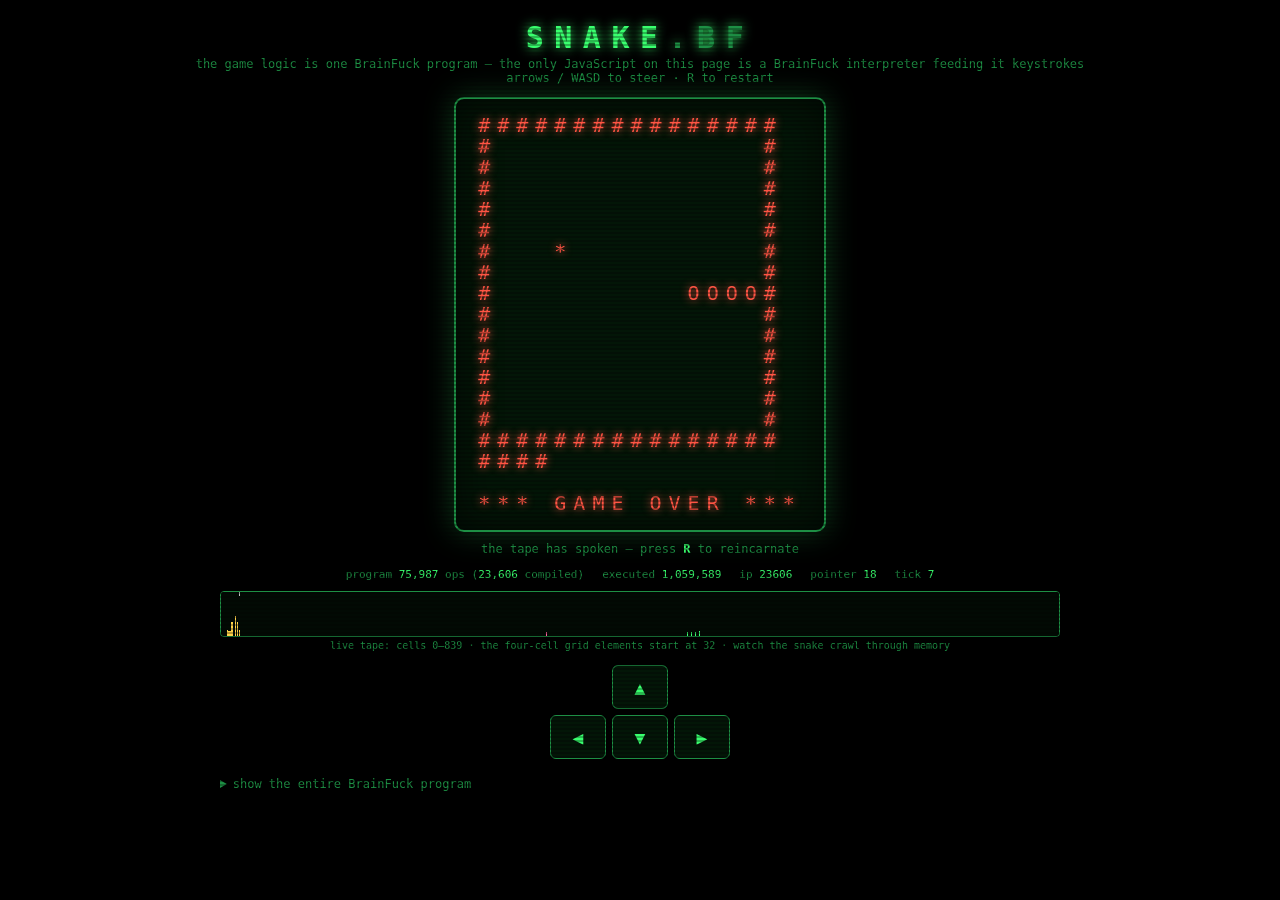
<file: snake-brainfuck/index.html>
<!DOCTYPE html>
<html lang="en">
<head>
<meta charset="utf-8">
<meta name="viewport" content="width=device-width, initial-scale=1">
<title>SNAKE.BF — Snake in pure BrainFuck</title>
<style>
  :root { --green:#39ff6e; --dim:#1d8f44; --dark:#031607; }
  * { box-sizing:border-box; margin:0; padding:0; }
  html,body { background:#000; color:var(--green); font-family:ui-monospace,'Cascadia Mono',Menlo,Consolas,monospace; }
  body { min-height:100vh; display:flex; flex-direction:column; align-items:center; padding:14px; }
  body::after { content:""; position:fixed; inset:0; pointer-events:none;
    background:repeating-linear-gradient(0deg, rgba(0,0,0,0) 0 2px, rgba(0,0,0,.28) 2px 4px);
    mix-blend-mode:multiply; }
  h1 { font-size:clamp(18px,4vw,30px); letter-spacing:.35em; text-shadow:0 0 12px var(--green);
       margin:6px 0 2px; }
  h1 span { color:var(--dim); }
  .sub { color:var(--dim); font-size:12px; margin-bottom:12px; text-align:center; }
  .crt { background:var(--dark); border:2px solid var(--dim); border-radius:10px;
         box-shadow:0 0 30px rgba(57,255,110,.25), inset 0 0 40px rgba(0,0,0,.7);
         padding:16px 22px; }
  pre#screen { font-size:clamp(11px,2.6vw,20px); line-height:1.05; letter-spacing:.35em;
               text-shadow:0 0 6px var(--green); animation:hum 4s infinite; }
  @keyframes hum { 0%,100%{opacity:1} 50%{opacity:.94} }
  .dead #screen { animation:none; color:#ff5544; text-shadow:0 0 8px #ff5544; }
  .hint { margin-top:10px; font-size:12px; color:var(--dim); text-align:center; min-height:16px; }
  .hint b { color:var(--green); }
  .stats { display:flex; gap:18px; flex-wrap:wrap; justify-content:center; margin-top:10px;
           font-size:11px; color:var(--dim); }
  .stats b { color:var(--green); font-weight:normal; }
  canvas#tape { margin-top:10px; width:min(840px,94vw); height:46px; image-rendering:pixelated;
                border:1px solid var(--dim); border-radius:4px; background:#020a04; }
  .caption { font-size:10px; color:var(--dim); margin-top:3px; }
  .pad { display:grid; grid-template-columns:repeat(3,56px); gap:6px; margin-top:14px; }
  .pad button { height:44px; background:var(--dark); border:1px solid var(--dim); color:var(--green);
                border-radius:6px; font:inherit; font-size:18px; cursor:pointer; }
  .pad button:active { background:var(--dim); color:#000; }
  details { margin:18px 0 30px; width:min(840px,94vw); }
  summary { cursor:pointer; color:var(--dim); font-size:12px; }
  details pre { margin-top:8px; max-height:300px; overflow:auto; font-size:9px; line-height:1.3;
                color:var(--dim); border:1px solid var(--dim); border-radius:4px; padding:8px;
                white-space:pre-wrap; word-break:break-all; }
</style>
</head>
<body>
<h1>SNAKE<span>.BF</span></h1>
<div class="sub">the game logic is one BrainFuck program — the only JavaScript on this page is a
BrainFuck interpreter feeding it keystrokes<br>arrows / WASD to steer · R to restart</div>
<div class="crt"><pre id="screen">booting tape…</pre></div>
<div class="hint" id="hint"></div>
<div class="stats">
  <span>program <b id="s_raw">0</b> ops (<b id="s_ops">0</b> compiled)</span>
  <span>executed <b id="s_steps">0</b></span>
  <span>ip <b id="s_ip">0</b></span>
  <span>pointer <b id="s_ptr">0</b></span>
  <span>tick <b id="s_tick">0</b></span>
</div>
<canvas id="tape" width="840" height="46"></canvas>
<div class="caption">live tape: cells 0–839 · the four-cell grid elements start at 32 · watch the
snake crawl through memory</div>
<div class="pad">
  <span></span><button data-d="1">▲</button><span></span>
  <button data-d="3">◀</button><button data-d="2">▼</button><button data-d="4">▶</button>
</div>
<details><summary>show the entire BrainFuck program</summary><pre id="src"></pre></details>

<script type="text/brainfuck" id="prog">
SNAKE in pure BrainFuck
16x16 walled board and a 14x14 playfield of 4 cell elements on the tape
one input byte per tick is the game clock: 0 coast 1 up 2 down 3 left 4 right
emitted by tools/gen_snake py which documents the tape layout and caravans
>>>>>>>>>>>>+<<<<<<+++++++>+++++++>++++>+++>++++++++++++++++++++++++++++++++++++++++++++++++++++++++
+++++++++++++++++++++++++++++++++++>++++++++++++++++++++++++++++++++++++++++++++++++++++++++++++++++
++++++++++++++++++++++++++++++++++++++++++++>>>>>>>>>>>>>>>>>>>>>>>>>>>>>>>>>>>>>>>>>>>>>>>>>>>>>>>>
>>>>>>>>>>>>>>>>>>>>>>>>>>>>>>>>>>>>>>>>>>>>>>>>>>>>>>>>>>>>>>>>>>>>>>>>>>>>>>>>>>>>>>>>>>>>>>>>>>>>
>>>>>>>>>>>>>>>>>>>>>>>>>>>>>>>>>>>>>>>>>>>>>>>>>>>>>>>>>>>>>>>>>>>>>>>>>>>>>>>>>>>>>>>>>>>>>>>>>>>>
>>>>>>>>>>>>>>>>>>>>>>>>>>>>>>>>>>>>>>>>>>>>>>>>>>>>>>>>>>>>>>>>>>>>>>>>>>>>>>>>>>>>>>>>>>>>>>>>>>>>
>>>>>>>>>>>>>>>>>>>>>>>>>>>>>>>>>>>>>>>>>>>>>>>>>>>>>>>>>>>>>>>>>>>>>>>>>>>>>>>>>>>>>>>>+++<<<<++<<<
<+>>>>>>>>>>>>>>>>>>>+<<<<<<<<<<<<<<<<<<<<<<<<<<<<<<<<<<<<<<<<<<<<<<<<<<<<<<<<<<<<<<<<<<<<<<<<<<<<<<
<<<<<<<<<<<<<<<<<<<<<<<<<<<<<<<<<<<<<<<<<<<<<<<<<<<<<<<<<<<<<<<<<<<<<<<<<<<<<<<<<<<<<<<<<<<<<<<<<<<<
<<<<<<<<<<<<<<<<<<<<<<<<<<<<<<<<<<<<<<<<<<<<<<<<<<<<<<<<<<<<<<<<<<<<<<<<<<<<<<<<<<<<<<<<<<<<<<<<<<<<
<<<<<<<<<<<<<<<<<<<<<<<<<<<<<<<<<<<<<<<<<<<<<<<<<<<<<<<<<<<<<<<<<<<<<<<<<<<<<<<<<<<<<<<<<<<<<<<<<<<<
<<<<<<<<<<<<<<<<<<<<<<<<<<<<<<<<<<<<<<<<<<<<<<<<<<<<<<<<<<<<<<<<<<<<<<<<<<<<[>>>>>>[-]++++++++++++.[
-]+++++++++++++++++++++++++++++++++++................[-]++++++++++.>>>>>>>>>>>>>>+++++++++++++++++++
++++++++++++++++.[-]>>>[-<<+<+>>>]<<<[->>>+<<<]>>>>+<<<[<+++++++++++++++++++++++++++++++++++++++++++
++++++++++++++++++++++++++++++++++++>>>>[-]<<<[-]]>>>[<<[-<+<+>>]<<[->>+<<]>>>>>+<<<<[<+++++++++++++
+++++++++++++++++++++++++++++>>>>>[-]<<<<[-]]>>>>[<<<<<++++++++++++++++++++++++++++++++>>>>>[-]]<[-]
]<<<<.[-]>>>>>>>[-<<+<+>>>]<<<[->>>+<<<]>>>>+<<<[<++++++++++++++++++++++++++++++++++++++++++++++++++
+++++++++++++++++++++++++++++>>>>[-]<<<[-]]>>>[<<[-<+<+>>]<<[->>+<<]>>>>>+<<<<[<++++++++++++++++++++
++++++++++++++++++++++>>>>>[-]<<<<[-]]>>>>[<<<<<++++++++++++++++++++++++++++++++>>>>>[-]]<[-]]<<<<.[
-]>>>>>>>[-<<+<+>>>]<<<[->>>+<<<]>>>>+<<<[<+++++++++++++++++++++++++++++++++++++++++++++++++++++++++
++++++++++++++++++++++>>>>[-]<<<[-]]>>>[<<[-<+<+>>]<<[->>+<<]>>>>>+<<<<[<+++++++++++++++++++++++++++
+++++++++++++++>>>>>[-]<<<<[-]]>>>>[<<<<<++++++++++++++++++++++++++++++++>>>>>[-]]<[-]]<<<<.[-]>>>>>
>>[-<<+<+>>>]<<<[->>>+<<<]>>>>+<<<[<++++++++++++++++++++++++++++++++++++++++++++++++++++++++++++++++
+++++++++++++++>>>>[-]<<<[-]]>>>[<<[-<+<+>>]<<[->>+<<]>>>>>+<<<<[<++++++++++++++++++++++++++++++++++
++++++++>>>>>[-]<<<<[-]]>>>>[<<<<<++++++++++++++++++++++++++++++++>>>>>[-]]<[-]]<<<<.[-]>>>>>>>[-<<+
<+>>>]<<<[->>>+<<<]>>>>+<<<[<+++++++++++++++++++++++++++++++++++++++++++++++++++++++++++++++++++++++
++++++++>>>>[-]<<<[-]]>>>[<<[-<+<+>>]<<[->>+<<]>>>>>+<<<<[<+++++++++++++++++++++++++++++++++++++++++
+>>>>>[-]<<<<[-]]>>>>[<<<<<++++++++++++++++++++++++++++++++>>>>>[-]]<[-]]<<<<.[-]>>>>>>>[-<<+<+>>>]<
<<[->>>+<<<]>>>>+<<<[<++++++++++++++++++++++++++++++++++++++++++++++++++++++++++++++++++++++++++++++
+>>>>[-]<<<[-]]>>>[<<[-<+<+>>]<<[->>+<<]>>>>>+<<<<[<++++++++++++++++++++++++++++++++++++++++++>>>>>[
-]<<<<[-]]>>>>[<<<<<++++++++++++++++++++++++++++++++>>>>>[-]]<[-]]<<<<.[-]>>>>>>>[-<<+<+>>>]<<<[->>>
+<<<]>>>>+<<<[<+++++++++++++++++++++++++++++++++++++++++++++++++++++++++++++++++++++++++++++++>>>>[-
]<<<[-]]>>>[<<[-<+<+>>]<<[->>+<<]>>>>>+<<<<[<++++++++++++++++++++++++++++++++++++++++++>>>>>[-]<<<<[
-]]>>>>[<<<<<++++++++++++++++++++++++++++++++>>>>>[-]]<[-]]<<<<.[-]>>>>>>>[-<<+<+>>>]<<<[->>>+<<<]>>
>>+<<<[<+++++++++++++++++++++++++++++++++++++++++++++++++++++++++++++++++++++++++++++++>>>>[-]<<<[-]
]>>>[<<[-<+<+>>]<<[->>+<<]>>>>>+<<<<[<++++++++++++++++++++++++++++++++++++++++++>>>>>[-]<<<<[-]]>>>>
[<<<<<++++++++++++++++++++++++++++++++>>>>>[-]]<[-]]<<<<.[-]>>>>>>>[-<<+<+>>>]<<<[->>>+<<<]>>>>+<<<[
<+++++++++++++++++++++++++++++++++++++++++++++++++++++++++++++++++++++++++++++++>>>>[-]<<<[-]]>>>[<<
[-<+<+>>]<<[->>+<<]>>>>>+<<<<[<++++++++++++++++++++++++++++++++++++++++++>>>>>[-]<<<<[-]]>>>>[<<<<<+
+++++++++++++++++++++++++++++++>>>>>[-]]<[-]]<<<<.[-]>>>>>>>[-<<+<+>>>]<<<[->>>+<<<]>>>>+<<<[<++++++
+++++++++++++++++++++++++++++++++++++++++++++++++++++++++++++++++++++++++>>>>[-]<<<[-]]>>>[<<[-<+<+>
>]<<[->>+<<]>>>>>+<<<<[<++++++++++++++++++++++++++++++++++++++++++>>>>>[-]<<<<[-]]>>>>[<<<<<++++++++
++++++++++++++++++++++++>>>>>[-]]<[-]]<<<<.[-]>>>>>>>[-<<+<+>>>]<<<[->>>+<<<]>>>>+<<<[<+++++++++++++
++++++++++++++++++++++++++++++++++++++++++++++++++++++++++++++++++>>>>[-]<<<[-]]>>>[<<[-<+<+>>]<<[->
>+<<]>>>>>+<<<<[<++++++++++++++++++++++++++++++++++++++++++>>>>>[-]<<<<[-]]>>>>[<<<<<+++++++++++++++
+++++++++++++++++>>>>>[-]]<[-]]<<<<.[-]>>>>>>>[-<<+<+>>>]<<<[->>>+<<<]>>>>+<<<[<++++++++++++++++++++
+++++++++++++++++++++++++++++++++++++++++++++++++++++++++++>>>>[-]<<<[-]]>>>[<<[-<+<+>>]<<[->>+<<]>>
>>>+<<<<[<++++++++++++++++++++++++++++++++++++++++++>>>>>[-]<<<<[-]]>>>>[<<<<<++++++++++++++++++++++
++++++++++>>>>>[-]]<[-]]<<<<.[-]>>>>>>>[-<<+<+>>>]<<<[->>>+<<<]>>>>+<<<[<+++++++++++++++++++++++++++
++++++++++++++++++++++++++++++++++++++++++++++++++++>>>>[-]<<<[-]]>>>[<<[-<+<+>>]<<[->>+<<]>>>>>+<<<
<[<++++++++++++++++++++++++++++++++++++++++++>>>>>[-]<<<<[-]]>>>>[<<<<<+++++++++++++++++++++++++++++
+++>>>>>[-]]<[-]]<<<<.[-]>>>>>>>[-<<+<+>>>]<<<[->>>+<<<]>>>>+<<<[<++++++++++++++++++++++++++++++++++
+++++++++++++++++++++++++++++++++++++++++++++>>>>[-]<<<[-]]>>>[<<[-<+<+>>]<<[->>+<<]>>>>>+<<<<[<++++
++++++++++++++++++++++++++++++++++++++>>>>>[-]<<<<[-]]>>>>[<<<<<++++++++++++++++++++++++++++++++>>>>
>[-]]<[-]]<<<<.[-]+++++++++++++++++++++++++++++++++++.-------------------------.[-]>>>>+++++++++++++
++++++++++++++++++++++.[-]>>>[-<<+<+>>>]<<<[->>>+<<<]>>>>+<<<[<+++++++++++++++++++++++++++++++++++++
++++++++++++++++++++++++++++++++++++++++++>>>>[-]<<<[-]]>>>[<<[-<+<+>>]<<[->>+<<]>>>>>+<<<<[<+++++++
+++++++++++++++++++++++++++++++++++>>>>>[-]<<<<[-]]>>>>[<<<<<++++++++++++++++++++++++++++++++>>>>>[-
]]<[-]]<<<<.[-]>>>>>>>[-<<+<+>>>]<<<[->>>+<<<]>>>>+<<<[<++++++++++++++++++++++++++++++++++++++++++++
+++++++++++++++++++++++++++++++++++>>>>[-]<<<[-]]>>>[<<[-<+<+>>]<<[->>+<<]>>>>>+<<<<[<++++++++++++++
++++++++++++++++++++++++++++>>>>>[-]<<<<[-]]>>>>[<<<<<++++++++++++++++++++++++++++++++>>>>>[-]]<[-]]
<<<<.[-]>>>>>>>[-<<+<+>>>]<<<[->>>+<<<]>>>>+<<<[<+++++++++++++++++++++++++++++++++++++++++++++++++++
++++++++++++++++++++++++++++>>>>[-]<<<[-]]>>>[<<[-<+<+>>]<<[->>+<<]>>>>>+<<<<[<+++++++++++++++++++++
+++++++++++++++++++++>>>>>[-]<<<<[-]]>>>>[<<<<<++++++++++++++++++++++++++++++++>>>>>[-]]<[-]]<<<<.[-
]>>>>>>>[-<<+<+>>>]<<<[->>>+<<<]>>>>+<<<[<++++++++++++++++++++++++++++++++++++++++++++++++++++++++++
+++++++++++++++++++++>>>>[-]<<<[-]]>>>[<<[-<+<+>>]<<[->>+<<]>>>>>+<<<<[<++++++++++++++++++++++++++++
++++++++++++++>>>>>[-]<<<<[-]]>>>>[<<<<<++++++++++++++++++++++++++++++++>>>>>[-]]<[-]]<<<<.[-]>>>>>>
>[-<<+<+>>>]<<<[->>>+<<<]>>>>+<<<[<+++++++++++++++++++++++++++++++++++++++++++++++++++++++++++++++++
++++++++++++++>>>>[-]<<<[-]]>>>[<<[-<+<+>>]<<[->>+<<]>>>>>+<<<<[<+++++++++++++++++++++++++++++++++++
+++++++>>>>>[-]<<<<[-]]>>>>[<<<<<++++++++++++++++++++++++++++++++>>>>>[-]]<[-]]<<<<.[-]>>>>>>>[-<<+<
+>>>]<<<[->>>+<<<]>>>>+<<<[<++++++++++++++++++++++++++++++++++++++++++++++++++++++++++++++++++++++++
+++++++>>>>[-]<<<[-]]>>>[<<[-<+<+>>]<<[->>+<<]>>>>>+<<<<[<++++++++++++++++++++++++++++++++++++++++++
>>>>>[-]<<<<[-]]>>>>[<<<<<++++++++++++++++++++++++++++++++>>>>>[-]]<[-]]<<<<.[-]>>>>>>>[-<<+<+>>>]<<
<[->>>+<<<]>>>>+<<<[<+++++++++++++++++++++++++++++++++++++++++++++++++++++++++++++++++++++++++++++++
>>>>[-]<<<[-]]>>>[<<[-<+<+>>]<<[->>+<<]>>>>>+<<<<[<++++++++++++++++++++++++++++++++++++++++++>>>>>[-
]<<<<[-]]>>>>[<<<<<++++++++++++++++++++++++++++++++>>>>>[-]]<[-]]<<<<.[-]>>>>>>>[-<<+<+>>>]<<<[->>>+
<<<]>>>>+<<<[<+++++++++++++++++++++++++++++++++++++++++++++++++++++++++++++++++++++++++++++++>>>>[-]
<<<[-]]>>>[<<[-<+<+>>]<<[->>+<<]>>>>>+<<<<[<++++++++++++++++++++++++++++++++++++++++++>>>>>[-]<<<<[-
]]>>>>[<<<<<++++++++++++++++++++++++++++++++>>>>>[-]]<[-]]<<<<.[-]>>>>>>>[-<<+<+>>>]<<<[->>>+<<<]>>>
>+<<<[<+++++++++++++++++++++++++++++++++++++++++++++++++++++++++++++++++++++++++++++++>>>>[-]<<<[-]]
>>>[<<[-<+<+>>]<<[->>+<<]>>>>>+<<<<[<++++++++++++++++++++++++++++++++++++++++++>>>>>[-]<<<<[-]]>>>>[
<<<<<++++++++++++++++++++++++++++++++>>>>>[-]]<[-]]<<<<.[-]>>>>>>>[-<<+<+>>>]<<<[->>>+<<<]>>>>+<<<[<
+++++++++++++++++++++++++++++++++++++++++++++++++++++++++++++++++++++++++++++++>>>>[-]<<<[-]]>>>[<<[
-<+<+>>]<<[->>+<<]>>>>>+<<<<[<++++++++++++++++++++++++++++++++++++++++++>>>>>[-]<<<<[-]]>>>>[<<<<<++
++++++++++++++++++++++++++++++>>>>>[-]]<[-]]<<<<.[-]>>>>>>>[-<<+<+>>>]<<<[->>>+<<<]>>>>+<<<[<+++++++
++++++++++++++++++++++++++++++++++++++++++++++++++++++++++++++++++++++++>>>>[-]<<<[-]]>>>[<<[-<+<+>>
]<<[->>+<<]>>>>>+<<<<[<++++++++++++++++++++++++++++++++++++++++++>>>>>[-]<<<<[-]]>>>>[<<<<<+++++++++
+++++++++++++++++++++++>>>>>[-]]<[-]]<<<<.[-]>>>>>>>[-<<+<+>>>]<<<[->>>+<<<]>>>>+<<<[<++++++++++++++
+++++++++++++++++++++++++++++++++++++++++++++++++++++++++++++++++>>>>[-]<<<[-]]>>>[<<[-<+<+>>]<<[->>
+<<]>>>>>+<<<<[<++++++++++++++++++++++++++++++++++++++++++>>>>>[-]<<<<[-]]>>>>[<<<<<++++++++++++++++
++++++++++++++++>>>>>[-]]<[-]]<<<<.[-]>>>>>>>[-<<+<+>>>]<<<[->>>+<<<]>>>>+<<<[<+++++++++++++++++++++
++++++++++++++++++++++++++++++++++++++++++++++++++++++++++>>>>[-]<<<[-]]>>>[<<[-<+<+>>]<<[->>+<<]>>>
>>+<<<<[<++++++++++++++++++++++++++++++++++++++++++>>>>>[-]<<<<[-]]>>>>[<<<<<+++++++++++++++++++++++
+++++++++>>>>>[-]]<[-]]<<<<.[-]>>>>>>>[-<<+<+>>>]<<<[->>>+<<<]>>>>+<<<[<++++++++++++++++++++++++++++
+++++++++++++++++++++++++++++++++++++++++++++++++++>>>>[-]<<<[-]]>>>[<<[-<+<+>>]<<[->>+<<]>>>>>+<<<<
[<++++++++++++++++++++++++++++++++++++++++++>>>>>[-]<<<<[-]]>>>>[<<<<<++++++++++++++++++++++++++++++
++>>>>>[-]]<[-]]<<<<.[-]+++++++++++++++++++++++++++++++++++.-------------------------.[-]>>>>+++++++
++++++++++++++++++++++++++++.[-]>>>[-<<+<+>>>]<<<[->>>+<<<]>>>>+<<<[<+++++++++++++++++++++++++++++++
++++++++++++++++++++++++++++++++++++++++++++++++>>>>[-]<<<[-]]>>>[<<[-<+<+>>]<<[->>+<<]>>>>>+<<<<[<+
+++++++++++++++++++++++++++++++++++++++++>>>>>[-]<<<<[-]]>>>>[<<<<<++++++++++++++++++++++++++++++++>
>>>>[-]]<[-]]<<<<.[-]>>>>>>>[-<<+<+>>>]<<<[->>>+<<<]>>>>+<<<[<++++++++++++++++++++++++++++++++++++++
+++++++++++++++++++++++++++++++++++++++++>>>>[-]<<<[-]]>>>[<<[-<+<+>>]<<[->>+<<]>>>>>+<<<<[<++++++++
++++++++++++++++++++++++++++++++++>>>>>[-]<<<<[-]]>>>>[<<<<<++++++++++++++++++++++++++++++++>>>>>[-]
]<[-]]<<<<.[-]>>>>>>>[-<<+<+>>>]<<<[->>>+<<<]>>>>+<<<[<+++++++++++++++++++++++++++++++++++++++++++++
++++++++++++++++++++++++++++++++++>>>>[-]<<<[-]]>>>[<<[-<+<+>>]<<[->>+<<]>>>>>+<<<<[<+++++++++++++++
+++++++++++++++++++++++++++>>>>>[-]<<<<[-]]>>>>[<<<<<++++++++++++++++++++++++++++++++>>>>>[-]]<[-]]<
<<<.[-]>>>>>>>[-<<+<+>>>]<<<[->>>+<<<]>>>>+<<<[<++++++++++++++++++++++++++++++++++++++++++++++++++++
+++++++++++++++++++++++++++>>>>[-]<<<[-]]>>>[<<[-<+<+>>]<<[->>+<<]>>>>>+<<<<[<++++++++++++++++++++++
++++++++++++++++++++>>>>>[-]<<<<[-]]>>>>[<<<<<++++++++++++++++++++++++++++++++>>>>>[-]]<[-]]<<<<.[-]
>>>>>>>[-<<+<+>>>]<<<[->>>+<<<]>>>>+<<<[<+++++++++++++++++++++++++++++++++++++++++++++++++++++++++++
++++++++++++++++++++>>>>[-]<<<[-]]>>>[<<[-<+<+>>]<<[->>+<<]>>>>>+<<<<[<+++++++++++++++++++++++++++++
+++++++++++++>>>>>[-]<<<<[-]]>>>>[<<<<<++++++++++++++++++++++++++++++++>>>>>[-]]<[-]]<<<<.[-]>>>>>>>
[-<<+<+>>>]<<<[->>>+<<<]>>>>+<<<[<++++++++++++++++++++++++++++++++++++++++++++++++++++++++++++++++++
+++++++++++++>>>>[-]<<<[-]]>>>[<<[-<+<+>>]<<[->>+<<]>>>>>+<<<<[<++++++++++++++++++++++++++++++++++++
++++++>>>>>[-]<<<<[-]]>>>>[<<<<<++++++++++++++++++++++++++++++++>>>>>[-]]<[-]]<<<<.[-]>>>>>>>[-<<+<+
>>>]<<<[->>>+<<<]>>>>+<<<[<+++++++++++++++++++++++++++++++++++++++++++++++++++++++++++++++++++++++++
++++++>>>>[-]<<<[-]]>>>[<<[-<+<+>>]<<[->>+<<]>>>>>+<<<<[<++++++++++++++++++++++++++++++++++++++++++>
>>>>[-]<<<<[-]]>>>>[<<<<<++++++++++++++++++++++++++++++++>>>>>[-]]<[-]]<<<<.[-]>>>>>>>[-<<+<+>>>]<<<
[->>>+<<<]>>>>+<<<[<+++++++++++++++++++++++++++++++++++++++++++++++++++++++++++++++++++++++++++++++>
>>>[-]<<<[-]]>>>[<<[-<+<+>>]<<[->>+<<]>>>>>+<<<<[<++++++++++++++++++++++++++++++++++++++++++>>>>>[-]
<<<<[-]]>>>>[<<<<<++++++++++++++++++++++++++++++++>>>>>[-]]<[-]]<<<<.[-]>>>>>>>[-<<+<+>>>]<<<[->>>+<
<<]>>>>+<<<[<+++++++++++++++++++++++++++++++++++++++++++++++++++++++++++++++++++++++++++++++>>>>[-]<
<<[-]]>>>[<<[-<+<+>>]<<[->>+<<]>>>>>+<<<<[<++++++++++++++++++++++++++++++++++++++++++>>>>>[-]<<<<[-]
]>>>>[<<<<<++++++++++++++++++++++++++++++++>>>>>[-]]<[-]]<<<<.[-]>>>>>>>[-<<+<+>>>]<<<[->>>+<<<]>>>>
+<<<[<+++++++++++++++++++++++++++++++++++++++++++++++++++++++++++++++++++++++++++++++>>>>[-]<<<[-]]>
>>[<<[-<+<+>>]<<[->>+<<]>>>>>+<<<<[<++++++++++++++++++++++++++++++++++++++++++>>>>>[-]<<<<[-]]>>>>[<
<<<<++++++++++++++++++++++++++++++++>>>>>[-]]<[-]]<<<<.[-]>>>>>>>[-<<+<+>>>]<<<[->>>+<<<]>>>>+<<<[<+
++++++++++++++++++++++++++++++++++++++++++++++++++++++++++++++++++++++++++++++>>>>[-]<<<[-]]>>>[<<[-
<+<+>>]<<[->>+<<]>>>>>+<<<<[<++++++++++++++++++++++++++++++++++++++++++>>>>>[-]<<<<[-]]>>>>[<<<<<+++
+++++++++++++++++++++++++++++>>>>>[-]]<[-]]<<<<.[-]>>>>>>>[-<<+<+>>>]<<<[->>>+<<<]>>>>+<<<[<++++++++
+++++++++++++++++++++++++++++++++++++++++++++++++++++++++++++++++++++++>>>>[-]<<<[-]]>>>[<<[-<+<+>>]
<<[->>+<<]>>>>>+<<<<[<++++++++++++++++++++++++++++++++++++++++++>>>>>[-]<<<<[-]]>>>>[<<<<<++++++++++
++++++++++++++++++++++>>>>>[-]]<[-]]<<<<.[-]>>>>>>>[-<<+<+>>>]<<<[->>>+<<<]>>>>+<<<[<+++++++++++++++
++++++++++++++++++++++++++++++++++++++++++++++++++++++++++++++++>>>>[-]<<<[-]]>>>[<<[-<+<+>>]<<[->>+
<<]>>>>>+<<<<[<++++++++++++++++++++++++++++++++++++++++++>>>>>[-]<<<<[-]]>>>>[<<<<<+++++++++++++++++
+++++++++++++++>>>>>[-]]<[-]]<<<<.[-]>>>>>>>[-<<+<+>>>]<<<[->>>+<<<]>>>>+<<<[<++++++++++++++++++++++
+++++++++++++++++++++++++++++++++++++++++++++++++++++++++>>>>[-]<<<[-]]>>>[<<[-<+<+>>]<<[->>+<<]>>>>
>+<<<<[<++++++++++++++++++++++++++++++++++++++++++>>>>>[-]<<<<[-]]>>>>[<<<<<++++++++++++++++++++++++
++++++++>>>>>[-]]<[-]]<<<<.[-]+++++++++++++++++++++++++++++++++++.-------------------------.[-]>>>>+
++++++++++++++++++++++++++++++++++.[-]>>>[-<<+<+>>>]<<<[->>>+<<<]>>>>+<<<[<+++++++++++++++++++++++++
++++++++++++++++++++++++++++++++++++++++++++++++++++++>>>>[-]<<<[-]]>>>[<<[-<+<+>>]<<[->>+<<]>>>>>+<
<<<[<++++++++++++++++++++++++++++++++++++++++++>>>>>[-]<<<<[-]]>>>>[<<<<<+++++++++++++++++++++++++++
+++++>>>>>[-]]<[-]]<<<<.[-]>>>>>>>[-<<+<+>>>]<<<[->>>+<<<]>>>>+<<<[<++++++++++++++++++++++++++++++++
+++++++++++++++++++++++++++++++++++++++++++++++>>>>[-]<<<[-]]>>>[<<[-<+<+>>]<<[->>+<<]>>>>>+<<<<[<++
++++++++++++++++++++++++++++++++++++++++>>>>>[-]<<<<[-]]>>>>[<<<<<++++++++++++++++++++++++++++++++>>
>>>[-]]<[-]]<<<<.[-]>>>>>>>[-<<+<+>>>]<<<[->>>+<<<]>>>>+<<<[<+++++++++++++++++++++++++++++++++++++++
++++++++++++++++++++++++++++++++++++++++>>>>[-]<<<[-]]>>>[<<[-<+<+>>]<<[->>+<<]>>>>>+<<<<[<+++++++++
+++++++++++++++++++++++++++++++++>>>>>[-]<<<<[-]]>>>>[<<<<<++++++++++++++++++++++++++++++++>>>>>[-]]
<[-]]<<<<.[-]>>>>>>>[-<<+<+>>>]<<<[->>>+<<<]>>>>+<<<[<++++++++++++++++++++++++++++++++++++++++++++++
+++++++++++++++++++++++++++++++++>>>>[-]<<<[-]]>>>[<<[-<+<+>>]<<[->>+<<]>>>>>+<<<<[<++++++++++++++++
++++++++++++++++++++++++++>>>>>[-]<<<<[-]]>>>>[<<<<<++++++++++++++++++++++++++++++++>>>>>[-]]<[-]]<<
<<.[-]>>>>>>>[-<<+<+>>>]<<<[->>>+<<<]>>>>+<<<[<+++++++++++++++++++++++++++++++++++++++++++++++++++++
++++++++++++++++++++++++++>>>>[-]<<<[-]]>>>[<<[-<+<+>>]<<[->>+<<]>>>>>+<<<<[<+++++++++++++++++++++++
+++++++++++++++++++>>>>>[-]<<<<[-]]>>>>[<<<<<++++++++++++++++++++++++++++++++>>>>>[-]]<[-]]<<<<.[-]>
>>>>>>[-<<+<+>>>]<<<[->>>+<<<]>>>>+<<<[<++++++++++++++++++++++++++++++++++++++++++++++++++++++++++++
+++++++++++++++++++>>>>[-]<<<[-]]>>>[<<[-<+<+>>]<<[->>+<<]>>>>>+<<<<[<++++++++++++++++++++++++++++++
++++++++++++>>>>>[-]<<<<[-]]>>>>[<<<<<++++++++++++++++++++++++++++++++>>>>>[-]]<[-]]<<<<.[-]>>>>>>>[
-<<+<+>>>]<<<[->>>+<<<]>>>>+<<<[<+++++++++++++++++++++++++++++++++++++++++++++++++++++++++++++++++++
++++++++++++>>>>[-]<<<[-]]>>>[<<[-<+<+>>]<<[->>+<<]>>>>>+<<<<[<+++++++++++++++++++++++++++++++++++++
+++++>>>>>[-]<<<<[-]]>>>>[<<<<<++++++++++++++++++++++++++++++++>>>>>[-]]<[-]]<<<<.[-]>>>>>>>[-<<+<+>
>>]<<<[->>>+<<<]>>>>+<<<[<++++++++++++++++++++++++++++++++++++++++++++++++++++++++++++++++++++++++++
+++++>>>>[-]<<<[-]]>>>[<<[-<+<+>>]<<[->>+<<]>>>>>+<<<<[<++++++++++++++++++++++++++++++++++++++++++>>
>>>[-]<<<<[-]]>>>>[<<<<<++++++++++++++++++++++++++++++++>>>>>[-]]<[-]]<<<<.[-]>>>>>>>[-<<+<+>>>]<<<[
->>>+<<<]>>>>+<<<[<+++++++++++++++++++++++++++++++++++++++++++++++++++++++++++++++++++++++++++++++>>
>>[-]<<<[-]]>>>[<<[-<+<+>>]<<[->>+<<]>>>>>+<<<<[<++++++++++++++++++++++++++++++++++++++++++>>>>>[-]<
<<<[-]]>>>>[<<<<<++++++++++++++++++++++++++++++++>>>>>[-]]<[-]]<<<<.[-]>>>>>>>[-<<+<+>>>]<<<[->>>+<<
<]>>>>+<<<[<+++++++++++++++++++++++++++++++++++++++++++++++++++++++++++++++++++++++++++++++>>>>[-]<<
<[-]]>>>[<<[-<+<+>>]<<[->>+<<]>>>>>+<<<<[<++++++++++++++++++++++++++++++++++++++++++>>>>>[-]<<<<[-]]
>>>>[<<<<<++++++++++++++++++++++++++++++++>>>>>[-]]<[-]]<<<<.[-]>>>>>>>[-<<+<+>>>]<<<[->>>+<<<]>>>>+
<<<[<+++++++++++++++++++++++++++++++++++++++++++++++++++++++++++++++++++++++++++++++>>>>[-]<<<[-]]>>
>[<<[-<+<+>>]<<[->>+<<]>>>>>+<<<<[<++++++++++++++++++++++++++++++++++++++++++>>>>>[-]<<<<[-]]>>>>[<<
<<<++++++++++++++++++++++++++++++++>>>>>[-]]<[-]]<<<<.[-]>>>>>>>[-<<+<+>>>]<<<[->>>+<<<]>>>>+<<<[<++
+++++++++++++++++++++++++++++++++++++++++++++++++++++++++++++++++++++++++++++>>>>[-]<<<[-]]>>>[<<[-<
+<+>>]<<[->>+<<]>>>>>+<<<<[<++++++++++++++++++++++++++++++++++++++++++>>>>>[-]<<<<[-]]>>>>[<<<<<++++
++++++++++++++++++++++++++++>>>>>[-]]<[-]]<<<<.[-]>>>>>>>[-<<+<+>>>]<<<[->>>+<<<]>>>>+<<<[<+++++++++
++++++++++++++++++++++++++++++++++++++++++++++++++++++++++++++++++++++>>>>[-]<<<[-]]>>>[<<[-<+<+>>]<
<[->>+<<]>>>>>+<<<<[<++++++++++++++++++++++++++++++++++++++++++>>>>>[-]<<<<[-]]>>>>[<<<<<+++++++++++
+++++++++++++++++++++>>>>>[-]]<[-]]<<<<.[-]>>>>>>>[-<<+<+>>>]<<<[->>>+<<<]>>>>+<<<[<++++++++++++++++
+++++++++++++++++++++++++++++++++++++++++++++++++++++++++++++++>>>>[-]<<<[-]]>>>[<<[-<+<+>>]<<[->>+<
<]>>>>>+<<<<[<++++++++++++++++++++++++++++++++++++++++++>>>>>[-]<<<<[-]]>>>>[<<<<<++++++++++++++++++
++++++++++++++>>>>>[-]]<[-]]<<<<.[-]+++++++++++++++++++++++++++++++++++.-------------------------.[-
]>>>>+++++++++++++++++++++++++++++++++++.[-]>>>[-<<+<+>>>]<<<[->>>+<<<]>>>>+<<<[<+++++++++++++++++++
++++++++++++++++++++++++++++++++++++++++++++++++++++++++++++>>>>[-]<<<[-]]>>>[<<[-<+<+>>]<<[->>+<<]>
>>>>+<<<<[<++++++++++++++++++++++++++++++++++++++++++>>>>>[-]<<<<[-]]>>>>[<<<<<+++++++++++++++++++++
+++++++++++>>>>>[-]]<[-]]<<<<.[-]>>>>>>>[-<<+<+>>>]<<<[->>>+<<<]>>>>+<<<[<++++++++++++++++++++++++++
+++++++++++++++++++++++++++++++++++++++++++++++++++++>>>>[-]<<<[-]]>>>[<<[-<+<+>>]<<[->>+<<]>>>>>+<<
<<[<++++++++++++++++++++++++++++++++++++++++++>>>>>[-]<<<<[-]]>>>>[<<<<<++++++++++++++++++++++++++++
++++>>>>>[-]]<[-]]<<<<.[-]>>>>>>>[-<<+<+>>>]<<<[->>>+<<<]>>>>+<<<[<+++++++++++++++++++++++++++++++++
++++++++++++++++++++++++++++++++++++++++++++++>>>>[-]<<<[-]]>>>[<<[-<+<+>>]<<[->>+<<]>>>>>+<<<<[<+++
+++++++++++++++++++++++++++++++++++++++>>>>>[-]<<<<[-]]>>>>[<<<<<++++++++++++++++++++++++++++++++>>>
>>[-]]<[-]]<<<<.[-]>>>>>>>[-<<+<+>>>]<<<[->>>+<<<]>>>>+<<<[<++++++++++++++++++++++++++++++++++++++++
+++++++++++++++++++++++++++++++++++++++>>>>[-]<<<[-]]>>>[<<[-<+<+>>]<<[->>+<<]>>>>>+<<<<[<++++++++++
++++++++++++++++++++++++++++++++>>>>>[-]<<<<[-]]>>>>[<<<<<++++++++++++++++++++++++++++++++>>>>>[-]]<
[-]]<<<<.[-]>>>>>>>[-<<+<+>>>]<<<[->>>+<<<]>>>>+<<<[<+++++++++++++++++++++++++++++++++++++++++++++++
++++++++++++++++++++++++++++++++>>>>[-]<<<[-]]>>>[<<[-<+<+>>]<<[->>+<<]>>>>>+<<<<[<+++++++++++++++++
+++++++++++++++++++++++++>>>>>[-]<<<<[-]]>>>>[<<<<<++++++++++++++++++++++++++++++++>>>>>[-]]<[-]]<<<
<.[-]>>>>>>>[-<<+<+>>>]<<<[->>>+<<<]>>>>+<<<[<++++++++++++++++++++++++++++++++++++++++++++++++++++++
+++++++++++++++++++++++++>>>>[-]<<<[-]]>>>[<<[-<+<+>>]<<[->>+<<]>>>>>+<<<<[<++++++++++++++++++++++++
++++++++++++++++++>>>>>[-]<<<<[-]]>>>>[<<<<<++++++++++++++++++++++++++++++++>>>>>[-]]<[-]]<<<<.[-]>>
>>>>>[-<<+<+>>>]<<<[->>>+<<<]>>>>+<<<[<+++++++++++++++++++++++++++++++++++++++++++++++++++++++++++++
++++++++++++++++++>>>>[-]<<<[-]]>>>[<<[-<+<+>>]<<[->>+<<]>>>>>+<<<<[<+++++++++++++++++++++++++++++++
+++++++++++>>>>>[-]<<<<[-]]>>>>[<<<<<++++++++++++++++++++++++++++++++>>>>>[-]]<[-]]<<<<.[-]>>>>>>>[-
<<+<+>>>]<<<[->>>+<<<]>>>>+<<<[<++++++++++++++++++++++++++++++++++++++++++++++++++++++++++++++++++++
+++++++++++>>>>[-]<<<[-]]>>>[<<[-<+<+>>]<<[->>+<<]>>>>>+<<<<[<++++++++++++++++++++++++++++++++++++++
++++>>>>>[-]<<<<[-]]>>>>[<<<<<++++++++++++++++++++++++++++++++>>>>>[-]]<[-]]<<<<.[-]>>>>>>>[-<<+<+>>
>]<<<[->>>+<<<]>>>>+<<<[<+++++++++++++++++++++++++++++++++++++++++++++++++++++++++++++++++++++++++++
++++>>>>[-]<<<[-]]>>>[<<[-<+<+>>]<<[->>+<<]>>>>>+<<<<[<++++++++++++++++++++++++++++++++++++++++++>>>
>>[-]<<<<[-]]>>>>[<<<<<++++++++++++++++++++++++++++++++>>>>>[-]]<[-]]<<<<.[-]>>>>>>>[-<<+<+>>>]<<<[-
>>>+<<<]>>>>+<<<[<+++++++++++++++++++++++++++++++++++++++++++++++++++++++++++++++++++++++++++++++>>>
>[-]<<<[-]]>>>[<<[-<+<+>>]<<[->>+<<]>>>>>+<<<<[<++++++++++++++++++++++++++++++++++++++++++>>>>>[-]<<
<<[-]]>>>>[<<<<<++++++++++++++++++++++++++++++++>>>>>[-]]<[-]]<<<<.[-]>>>>>>>[-<<+<+>>>]<<<[->>>+<<<
]>>>>+<<<[<+++++++++++++++++++++++++++++++++++++++++++++++++++++++++++++++++++++++++++++++>>>>[-]<<<
[-]]>>>[<<[-<+<+>>]<<[->>+<<]>>>>>+<<<<[<++++++++++++++++++++++++++++++++++++++++++>>>>>[-]<<<<[-]]>
>>>[<<<<<++++++++++++++++++++++++++++++++>>>>>[-]]<[-]]<<<<.[-]>>>>>>>[-<<+<+>>>]<<<[->>>+<<<]>>>>+<
<<[<+++++++++++++++++++++++++++++++++++++++++++++++++++++++++++++++++++++++++++++++>>>>[-]<<<[-]]>>>
[<<[-<+<+>>]<<[->>+<<]>>>>>+<<<<[<++++++++++++++++++++++++++++++++++++++++++>>>>>[-]<<<<[-]]>>>>[<<<
<<++++++++++++++++++++++++++++++++>>>>>[-]]<[-]]<<<<.[-]>>>>>>>[-<<+<+>>>]<<<[->>>+<<<]>>>>+<<<[<+++
++++++++++++++++++++++++++++++++++++++++++++++++++++++++++++++++++++++++++++>>>>[-]<<<[-]]>>>[<<[-<+
<+>>]<<[->>+<<]>>>>>+<<<<[<++++++++++++++++++++++++++++++++++++++++++>>>>>[-]<<<<[-]]>>>>[<<<<<+++++
+++++++++++++++++++++++++++>>>>>[-]]<[-]]<<<<.[-]>>>>>>>[-<<+<+>>>]<<<[->>>+<<<]>>>>+<<<[<++++++++++
+++++++++++++++++++++++++++++++++++++++++++++++++++++++++++++++++++++>>>>[-]<<<[-]]>>>[<<[-<+<+>>]<<
[->>+<<]>>>>>+<<<<[<++++++++++++++++++++++++++++++++++++++++++>>>>>[-]<<<<[-]]>>>>[<<<<<++++++++++++
++++++++++++++++++++>>>>>[-]]<[-]]<<<<.[-]+++++++++++++++++++++++++++++++++++.----------------------
---.[-]>>>>+++++++++++++++++++++++++++++++++++.[-]>>>[-<<+<+>>>]<<<[->>>+<<<]>>>>+<<<[<+++++++++++++
++++++++++++++++++++++++++++++++++++++++++++++++++++++++++++++++++>>>>[-]<<<[-]]>>>[<<[-<+<+>>]<<[->
>+<<]>>>>>+<<<<[<++++++++++++++++++++++++++++++++++++++++++>>>>>[-]<<<<[-]]>>>>[<<<<<+++++++++++++++
+++++++++++++++++>>>>>[-]]<[-]]<<<<.[-]>>>>>>>[-<<+<+>>>]<<<[->>>+<<<]>>>>+<<<[<++++++++++++++++++++
+++++++++++++++++++++++++++++++++++++++++++++++++++++++++++>>>>[-]<<<[-]]>>>[<<[-<+<+>>]<<[->>+<<]>>
>>>+<<<<[<++++++++++++++++++++++++++++++++++++++++++>>>>>[-]<<<<[-]]>>>>[<<<<<++++++++++++++++++++++
++++++++++>>>>>[-]]<[-]]<<<<.[-]>>>>>>>[-<<+<+>>>]<<<[->>>+<<<]>>>>+<<<[<+++++++++++++++++++++++++++
++++++++++++++++++++++++++++++++++++++++++++++++++++>>>>[-]<<<[-]]>>>[<<[-<+<+>>]<<[->>+<<]>>>>>+<<<
<[<++++++++++++++++++++++++++++++++++++++++++>>>>>[-]<<<<[-]]>>>>[<<<<<+++++++++++++++++++++++++++++
+++>>>>>[-]]<[-]]<<<<.[-]>>>>>>>[-<<+<+>>>]<<<[->>>+<<<]>>>>+<<<[<++++++++++++++++++++++++++++++++++
+++++++++++++++++++++++++++++++++++++++++++++>>>>[-]<<<[-]]>>>[<<[-<+<+>>]<<[->>+<<]>>>>>+<<<<[<++++
++++++++++++++++++++++++++++++++++++++>>>>>[-]<<<<[-]]>>>>[<<<<<++++++++++++++++++++++++++++++++>>>>
>[-]]<[-]]<<<<.[-]>>>>>>>[-<<+<+>>>]<<<[->>>+<<<]>>>>+<<<[<+++++++++++++++++++++++++++++++++++++++++
++++++++++++++++++++++++++++++++++++++>>>>[-]<<<[-]]>>>[<<[-<+<+>>]<<[->>+<<]>>>>>+<<<<[<+++++++++++
+++++++++++++++++++++++++++++++>>>>>[-]<<<<[-]]>>>>[<<<<<++++++++++++++++++++++++++++++++>>>>>[-]]<[
-]]<<<<.[-]>>>>>>>[-<<+<+>>>]<<<[->>>+<<<]>>>>+<<<[<++++++++++++++++++++++++++++++++++++++++++++++++
+++++++++++++++++++++++++++++++>>>>[-]<<<[-]]>>>[<<[-<+<+>>]<<[->>+<<]>>>>>+<<<<[<++++++++++++++++++
++++++++++++++++++++++++>>>>>[-]<<<<[-]]>>>>[<<<<<++++++++++++++++++++++++++++++++>>>>>[-]]<[-]]<<<<
.[-]>>>>>>>[-<<+<+>>>]<<<[->>>+<<<]>>>>+<<<[<+++++++++++++++++++++++++++++++++++++++++++++++++++++++
++++++++++++++++++++++++>>>>[-]<<<[-]]>>>[<<[-<+<+>>]<<[->>+<<]>>>>>+<<<<[<+++++++++++++++++++++++++
+++++++++++++++++>>>>>[-]<<<<[-]]>>>>[<<<<<++++++++++++++++++++++++++++++++>>>>>[-]]<[-]]<<<<.[-]>>>
>>>>[-<<+<+>>>]<<<[->>>+<<<]>>>>+<<<[<++++++++++++++++++++++++++++++++++++++++++++++++++++++++++++++
+++++++++++++++++>>>>[-]<<<[-]]>>>[<<[-<+<+>>]<<[->>+<<]>>>>>+<<<<[<++++++++++++++++++++++++++++++++
++++++++++>>>>>[-]<<<<[-]]>>>>[<<<<<++++++++++++++++++++++++++++++++>>>>>[-]]<[-]]<<<<.[-]>>>>>>>[-<
<+<+>>>]<<<[->>>+<<<]>>>>+<<<[<+++++++++++++++++++++++++++++++++++++++++++++++++++++++++++++++++++++
++++++++++>>>>[-]<<<[-]]>>>[<<[-<+<+>>]<<[->>+<<]>>>>>+<<<<[<+++++++++++++++++++++++++++++++++++++++
+++>>>>>[-]<<<<[-]]>>>>[<<<<<++++++++++++++++++++++++++++++++>>>>>[-]]<[-]]<<<<.[-]>>>>>>>[-<<+<+>>>
]<<<[->>>+<<<]>>>>+<<<[<++++++++++++++++++++++++++++++++++++++++++++++++++++++++++++++++++++++++++++
+++>>>>[-]<<<[-]]>>>[<<[-<+<+>>]<<[->>+<<]>>>>>+<<<<[<++++++++++++++++++++++++++++++++++++++++++>>>>
>[-]<<<<[-]]>>>>[<<<<<++++++++++++++++++++++++++++++++>>>>>[-]]<[-]]<<<<.[-]>>>>>>>[-<<+<+>>>]<<<[->
>>+<<<]>>>>+<<<[<+++++++++++++++++++++++++++++++++++++++++++++++++++++++++++++++++++++++++++++++>>>>
[-]<<<[-]]>>>[<<[-<+<+>>]<<[->>+<<]>>>>>+<<<<[<++++++++++++++++++++++++++++++++++++++++++>>>>>[-]<<<
<[-]]>>>>[<<<<<++++++++++++++++++++++++++++++++>>>>>[-]]<[-]]<<<<.[-]>>>>>>>[-<<+<+>>>]<<<[->>>+<<<]
>>>>+<<<[<+++++++++++++++++++++++++++++++++++++++++++++++++++++++++++++++++++++++++++++++>>>>[-]<<<[
-]]>>>[<<[-<+<+>>]<<[->>+<<]>>>>>+<<<<[<++++++++++++++++++++++++++++++++++++++++++>>>>>[-]<<<<[-]]>>
>>[<<<<<++++++++++++++++++++++++++++++++>>>>>[-]]<[-]]<<<<.[-]>>>>>>>[-<<+<+>>>]<<<[->>>+<<<]>>>>+<<
<[<+++++++++++++++++++++++++++++++++++++++++++++++++++++++++++++++++++++++++++++++>>>>[-]<<<[-]]>>>[
<<[-<+<+>>]<<[->>+<<]>>>>>+<<<<[<++++++++++++++++++++++++++++++++++++++++++>>>>>[-]<<<<[-]]>>>>[<<<<
<++++++++++++++++++++++++++++++++>>>>>[-]]<[-]]<<<<.[-]>>>>>>>[-<<+<+>>>]<<<[->>>+<<<]>>>>+<<<[<++++
+++++++++++++++++++++++++++++++++++++++++++++++++++++++++++++++++++++++++++>>>>[-]<<<[-]]>>>[<<[-<+<
+>>]<<[->>+<<]>>>>>+<<<<[<++++++++++++++++++++++++++++++++++++++++++>>>>>[-]<<<<[-]]>>>>[<<<<<++++++
++++++++++++++++++++++++++>>>>>[-]]<[-]]<<<<.[-]+++++++++++++++++++++++++++++++++++.----------------
---------.[-]>>>>+++++++++++++++++++++++++++++++++++.[-]>>>[-<<+<+>>>]<<<[->>>+<<<]>>>>+<<<[<+++++++
++++++++++++++++++++++++++++++++++++++++++++++++++++++++++++++++++++++++>>>>[-]<<<[-]]>>>[<<[-<+<+>>
]<<[->>+<<]>>>>>+<<<<[<++++++++++++++++++++++++++++++++++++++++++>>>>>[-]<<<<[-]]>>>>[<<<<<+++++++++
+++++++++++++++++++++++>>>>>[-]]<[-]]<<<<.[-]>>>>>>>[-<<+<+>>>]<<<[->>>+<<<]>>>>+<<<[<++++++++++++++
+++++++++++++++++++++++++++++++++++++++++++++++++++++++++++++++++>>>>[-]<<<[-]]>>>[<<[-<+<+>>]<<[->>
+<<]>>>>>+<<<<[<++++++++++++++++++++++++++++++++++++++++++>>>>>[-]<<<<[-]]>>>>[<<<<<++++++++++++++++
++++++++++++++++>>>>>[-]]<[-]]<<<<.[-]>>>>>>>[-<<+<+>>>]<<<[->>>+<<<]>>>>+<<<[<+++++++++++++++++++++
++++++++++++++++++++++++++++++++++++++++++++++++++++++++++>>>>[-]<<<[-]]>>>[<<[-<+<+>>]<<[->>+<<]>>>
>>+<<<<[<++++++++++++++++++++++++++++++++++++++++++>>>>>[-]<<<<[-]]>>>>[<<<<<+++++++++++++++++++++++
+++++++++>>>>>[-]]<[-]]<<<<.[-]>>>>>>>[-<<+<+>>>]<<<[->>>+<<<]>>>>+<<<[<++++++++++++++++++++++++++++
+++++++++++++++++++++++++++++++++++++++++++++++++++>>>>[-]<<<[-]]>>>[<<[-<+<+>>]<<[->>+<<]>>>>>+<<<<
[<++++++++++++++++++++++++++++++++++++++++++>>>>>[-]<<<<[-]]>>>>[<<<<<++++++++++++++++++++++++++++++
++>>>>>[-]]<[-]]<<<<.[-]>>>>>>>[-<<+<+>>>]<<<[->>>+<<<]>>>>+<<<[<+++++++++++++++++++++++++++++++++++
++++++++++++++++++++++++++++++++++++++++++++>>>>[-]<<<[-]]>>>[<<[-<+<+>>]<<[->>+<<]>>>>>+<<<<[<+++++
+++++++++++++++++++++++++++++++++++++>>>>>[-]<<<<[-]]>>>>[<<<<<++++++++++++++++++++++++++++++++>>>>>
[-]]<[-]]<<<<.[-]>>>>>>>[-<<+<+>>>]<<<[->>>+<<<]>>>>+<<<[<++++++++++++++++++++++++++++++++++++++++++
+++++++++++++++++++++++++++++++++++++>>>>[-]<<<[-]]>>>[<<[-<+<+>>]<<[->>+<<]>>>>>+<<<<[<++++++++++++
++++++++++++++++++++++++++++++>>>>>[-]<<<<[-]]>>>>[<<<<<++++++++++++++++++++++++++++++++>>>>>[-]]<[-
]]<<<<.[-]>>>>>>>[-<<+<+>>>]<<<[->>>+<<<]>>>>+<<<[<+++++++++++++++++++++++++++++++++++++++++++++++++
++++++++++++++++++++++++++++++>>>>[-]<<<[-]]>>>[<<[-<+<+>>]<<[->>+<<]>>>>>+<<<<[<+++++++++++++++++++
+++++++++++++++++++++++>>>>>[-]<<<<[-]]>>>>[<<<<<++++++++++++++++++++++++++++++++>>>>>[-]]<[-]]<<<<.
[-]>>>>>>>[-<<+<+>>>]<<<[->>>+<<<]>>>>+<<<[<++++++++++++++++++++++++++++++++++++++++++++++++++++++++
+++++++++++++++++++++++>>>>[-]<<<[-]]>>>[<<[-<+<+>>]<<[->>+<<]>>>>>+<<<<[<++++++++++++++++++++++++++
++++++++++++++++>>>>>[-]<<<<[-]]>>>>[<<<<<++++++++++++++++++++++++++++++++>>>>>[-]]<[-]]<<<<.[-]>>>>
>>>[-<<+<+>>>]<<<[->>>+<<<]>>>>+<<<[<+++++++++++++++++++++++++++++++++++++++++++++++++++++++++++++++
++++++++++++++++>>>>[-]<<<[-]]>>>[<<[-<+<+>>]<<[->>+<<]>>>>>+<<<<[<+++++++++++++++++++++++++++++++++
+++++++++>>>>>[-]<<<<[-]]>>>>[<<<<<++++++++++++++++++++++++++++++++>>>>>[-]]<[-]]<<<<.[-]>>>>>>>[-<<
+<+>>>]<<<[->>>+<<<]>>>>+<<<[<++++++++++++++++++++++++++++++++++++++++++++++++++++++++++++++++++++++
+++++++++>>>>[-]<<<[-]]>>>[<<[-<+<+>>]<<[->>+<<]>>>>>+<<<<[<++++++++++++++++++++++++++++++++++++++++
++>>>>>[-]<<<<[-]]>>>>[<<<<<++++++++++++++++++++++++++++++++>>>>>[-]]<[-]]<<<<.[-]>>>>>>>[-<<+<+>>>]
<<<[->>>+<<<]>>>>+<<<[<+++++++++++++++++++++++++++++++++++++++++++++++++++++++++++++++++++++++++++++
++>>>>[-]<<<[-]]>>>[<<[-<+<+>>]<<[->>+<<]>>>>>+<<<<[<++++++++++++++++++++++++++++++++++++++++++>>>>>
[-]<<<<[-]]>>>>[<<<<<++++++++++++++++++++++++++++++++>>>>>[-]]<[-]]<<<<.[-]>>>>>>>[-<<+<+>>>]<<<[->>
>+<<<]>>>>+<<<[<+++++++++++++++++++++++++++++++++++++++++++++++++++++++++++++++++++++++++++++++>>>>[
-]<<<[-]]>>>[<<[-<+<+>>]<<[->>+<<]>>>>>+<<<<[<++++++++++++++++++++++++++++++++++++++++++>>>>>[-]<<<<
[-]]>>>>[<<<<<++++++++++++++++++++++++++++++++>>>>>[-]]<[-]]<<<<.[-]>>>>>>>[-<<+<+>>>]<<<[->>>+<<<]>
>>>+<<<[<+++++++++++++++++++++++++++++++++++++++++++++++++++++++++++++++++++++++++++++++>>>>[-]<<<[-
]]>>>[<<[-<+<+>>]<<[->>+<<]>>>>>+<<<<[<++++++++++++++++++++++++++++++++++++++++++>>>>>[-]<<<<[-]]>>>
>[<<<<<++++++++++++++++++++++++++++++++>>>>>[-]]<[-]]<<<<.[-]>>>>>>>[-<<+<+>>>]<<<[->>>+<<<]>>>>+<<<
[<+++++++++++++++++++++++++++++++++++++++++++++++++++++++++++++++++++++++++++++++>>>>[-]<<<[-]]>>>[<
<[-<+<+>>]<<[->>+<<]>>>>>+<<<<[<++++++++++++++++++++++++++++++++++++++++++>>>>>[-]<<<<[-]]>>>>[<<<<<
++++++++++++++++++++++++++++++++>>>>>[-]]<[-]]<<<<.[-]+++++++++++++++++++++++++++++++++++.----------
---------------.[-]>>>>+++++++++++++++++++++++++++++++++++.[-]>>>[-<<+<+>>>]<<<[->>>+<<<]>>>>+<<<[<+
++++++++++++++++++++++++++++++++++++++++++++++++++++++++++++++++++++++++++++++>>>>[-]<<<[-]]>>>[<<[-
<+<+>>]<<[->>+<<]>>>>>+<<<<[<++++++++++++++++++++++++++++++++++++++++++>>>>>[-]<<<<[-]]>>>>[<<<<<+++
+++++++++++++++++++++++++++++>>>>>[-]]<[-]]<<<<.[-]>>>>>>>[-<<+<+>>>]<<<[->>>+<<<]>>>>+<<<[<++++++++
+++++++++++++++++++++++++++++++++++++++++++++++++++++++++++++++++++++++>>>>[-]<<<[-]]>>>[<<[-<+<+>>]
<<[->>+<<]>>>>>+<<<<[<++++++++++++++++++++++++++++++++++++++++++>>>>>[-]<<<<[-]]>>>>[<<<<<++++++++++
++++++++++++++++++++++>>>>>[-]]<[-]]<<<<.[-]>>>>>>>[-<<+<+>>>]<<<[->>>+<<<]>>>>+<<<[<+++++++++++++++
++++++++++++++++++++++++++++++++++++++++++++++++++++++++++++++++>>>>[-]<<<[-]]>>>[<<[-<+<+>>]<<[->>+
<<]>>>>>+<<<<[<++++++++++++++++++++++++++++++++++++++++++>>>>>[-]<<<<[-]]>>>>[<<<<<+++++++++++++++++
+++++++++++++++>>>>>[-]]<[-]]<<<<.[-]>>>>>>>[-<<+<+>>>]<<<[->>>+<<<]>>>>+<<<[<++++++++++++++++++++++
+++++++++++++++++++++++++++++++++++++++++++++++++++++++++>>>>[-]<<<[-]]>>>[<<[-<+<+>>]<<[->>+<<]>>>>
>+<<<<[<++++++++++++++++++++++++++++++++++++++++++>>>>>[-]<<<<[-]]>>>>[<<<<<++++++++++++++++++++++++
++++++++>>>>>[-]]<[-]]<<<<.[-]>>>>>>>[-<<+<+>>>]<<<[->>>+<<<]>>>>+<<<[<+++++++++++++++++++++++++++++
++++++++++++++++++++++++++++++++++++++++++++++++++>>>>[-]<<<[-]]>>>[<<[-<+<+>>]<<[->>+<<]>>>>>+<<<<[
<++++++++++++++++++++++++++++++++++++++++++>>>>>[-]<<<<[-]]>>>>[<<<<<+++++++++++++++++++++++++++++++
+>>>>>[-]]<[-]]<<<<.[-]>>>>>>>[-<<+<+>>>]<<<[->>>+<<<]>>>>+<<<[<++++++++++++++++++++++++++++++++++++
+++++++++++++++++++++++++++++++++++++++++++>>>>[-]<<<[-]]>>>[<<[-<+<+>>]<<[->>+<<]>>>>>+<<<<[<++++++
++++++++++++++++++++++++++++++++++++>>>>>[-]<<<<[-]]>>>>[<<<<<++++++++++++++++++++++++++++++++>>>>>[
-]]<[-]]<<<<.[-]>>>>>>>[-<<+<+>>>]<<<[->>>+<<<]>>>>+<<<[<+++++++++++++++++++++++++++++++++++++++++++
++++++++++++++++++++++++++++++++++++>>>>[-]<<<[-]]>>>[<<[-<+<+>>]<<[->>+<<]>>>>>+<<<<[<+++++++++++++
+++++++++++++++++++++++++++++>>>>>[-]<<<<[-]]>>>>[<<<<<++++++++++++++++++++++++++++++++>>>>>[-]]<[-]
]<<<<.[-]>>>>>>>[-<<+<+>>>]<<<[->>>+<<<]>>>>+<<<[<++++++++++++++++++++++++++++++++++++++++++++++++++
+++++++++++++++++++++++++++++>>>>[-]<<<[-]]>>>[<<[-<+<+>>]<<[->>+<<]>>>>>+<<<<[<++++++++++++++++++++
++++++++++++++++++++++>>>>>[-]<<<<[-]]>>>>[<<<<<++++++++++++++++++++++++++++++++>>>>>[-]]<[-]]<<<<.[
-]>>>>>>>[-<<+<+>>>]<<<[->>>+<<<]>>>>+<<<[<+++++++++++++++++++++++++++++++++++++++++++++++++++++++++
++++++++++++++++++++++>>>>[-]<<<[-]]>>>[<<[-<+<+>>]<<[->>+<<]>>>>>+<<<<[<+++++++++++++++++++++++++++
+++++++++++++++>>>>>[-]<<<<[-]]>>>>[<<<<<++++++++++++++++++++++++++++++++>>>>>[-]]<[-]]<<<<.[-]>>>>>
>>[-<<+<+>>>]<<<[->>>+<<<]>>>>+<<<[<++++++++++++++++++++++++++++++++++++++++++++++++++++++++++++++++
+++++++++++++++>>>>[-]<<<[-]]>>>[<<[-<+<+>>]<<[->>+<<]>>>>>+<<<<[<++++++++++++++++++++++++++++++++++
++++++++>>>>>[-]<<<<[-]]>>>>[<<<<<++++++++++++++++++++++++++++++++>>>>>[-]]<[-]]<<<<.[-]>>>>>>>[-<<+
<+>>>]<<<[->>>+<<<]>>>>+<<<[<+++++++++++++++++++++++++++++++++++++++++++++++++++++++++++++++++++++++
++++++++>>>>[-]<<<[-]]>>>[<<[-<+<+>>]<<[->>+<<]>>>>>+<<<<[<+++++++++++++++++++++++++++++++++++++++++
+>>>>>[-]<<<<[-]]>>>>[<<<<<++++++++++++++++++++++++++++++++>>>>>[-]]<[-]]<<<<.[-]>>>>>>>[-<<+<+>>>]<
<<[->>>+<<<]>>>>+<<<[<++++++++++++++++++++++++++++++++++++++++++++++++++++++++++++++++++++++++++++++
+>>>>[-]<<<[-]]>>>[<<[-<+<+>>]<<[->>+<<]>>>>>+<<<<[<++++++++++++++++++++++++++++++++++++++++++>>>>>[
-]<<<<[-]]>>>>[<<<<<++++++++++++++++++++++++++++++++>>>>>[-]]<[-]]<<<<.[-]>>>>>>>[-<<+<+>>>]<<<[->>>
+<<<]>>>>+<<<[<+++++++++++++++++++++++++++++++++++++++++++++++++++++++++++++++++++++++++++++++>>>>[-
]<<<[-]]>>>[<<[-<+<+>>]<<[->>+<<]>>>>>+<<<<[<++++++++++++++++++++++++++++++++++++++++++>>>>>[-]<<<<[
-]]>>>>[<<<<<++++++++++++++++++++++++++++++++>>>>>[-]]<[-]]<<<<.[-]>>>>>>>[-<<+<+>>>]<<<[->>>+<<<]>>
>>+<<<[<+++++++++++++++++++++++++++++++++++++++++++++++++++++++++++++++++++++++++++++++>>>>[-]<<<[-]
]>>>[<<[-<+<+>>]<<[->>+<<]>>>>>+<<<<[<++++++++++++++++++++++++++++++++++++++++++>>>>>[-]<<<<[-]]>>>>
[<<<<<++++++++++++++++++++++++++++++++>>>>>[-]]<[-]]<<<<.[-]+++++++++++++++++++++++++++++++++++.----
---------------------.[-]>>>>+++++++++++++++++++++++++++++++++++.[-]>>>[-<<+<+>>>]<<<[->>>+<<<]>>>>+
<<<[<+++++++++++++++++++++++++++++++++++++++++++++++++++++++++++++++++++++++++++++++>>>>[-]<<<[-]]>>
>[<<[-<+<+>>]<<[->>+<<]>>>>>+<<<<[<++++++++++++++++++++++++++++++++++++++++++>>>>>[-]<<<<[-]]>>>>[<<
<<<++++++++++++++++++++++++++++++++>>>>>[-]]<[-]]<<<<.[-]>>>>>>>[-<<+<+>>>]<<<[->>>+<<<]>>>>+<<<[<++
+++++++++++++++++++++++++++++++++++++++++++++++++++++++++++++++++++++++++++++>>>>[-]<<<[-]]>>>[<<[-<
+<+>>]<<[->>+<<]>>>>>+<<<<[<++++++++++++++++++++++++++++++++++++++++++>>>>>[-]<<<<[-]]>>>>[<<<<<++++
++++++++++++++++++++++++++++>>>>>[-]]<[-]]<<<<.[-]>>>>>>>[-<<+<+>>>]<<<[->>>+<<<]>>>>+<<<[<+++++++++
++++++++++++++++++++++++++++++++++++++++++++++++++++++++++++++++++++++>>>>[-]<<<[-]]>>>[<<[-<+<+>>]<
<[->>+<<]>>>>>+<<<<[<++++++++++++++++++++++++++++++++++++++++++>>>>>[-]<<<<[-]]>>>>[<<<<<+++++++++++
+++++++++++++++++++++>>>>>[-]]<[-]]<<<<.[-]>>>>>>>[-<<+<+>>>]<<<[->>>+<<<]>>>>+<<<[<++++++++++++++++
+++++++++++++++++++++++++++++++++++++++++++++++++++++++++++++++>>>>[-]<<<[-]]>>>[<<[-<+<+>>]<<[->>+<
<]>>>>>+<<<<[<++++++++++++++++++++++++++++++++++++++++++>>>>>[-]<<<<[-]]>>>>[<<<<<++++++++++++++++++
++++++++++++++>>>>>[-]]<[-]]<<<<.[-]>>>>>>>[-<<+<+>>>]<<<[->>>+<<<]>>>>+<<<[<+++++++++++++++++++++++
++++++++++++++++++++++++++++++++++++++++++++++++++++++++>>>>[-]<<<[-]]>>>[<<[-<+<+>>]<<[->>+<<]>>>>>
+<<<<[<++++++++++++++++++++++++++++++++++++++++++>>>>>[-]<<<<[-]]>>>>[<<<<<+++++++++++++++++++++++++
+++++++>>>>>[-]]<[-]]<<<<.[-]>>>>>>>[-<<+<+>>>]<<<[->>>+<<<]>>>>+<<<[<++++++++++++++++++++++++++++++
+++++++++++++++++++++++++++++++++++++++++++++++++>>>>[-]<<<[-]]>>>[<<[-<+<+>>]<<[->>+<<]>>>>>+<<<<[<
++++++++++++++++++++++++++++++++++++++++++>>>>>[-]<<<<[-]]>>>>[<<<<<++++++++++++++++++++++++++++++++
>>>>>[-]]<[-]]<<<<.[-]>>>>>>>[-<<+<+>>>]<<<[->>>+<<<]>>>>+<<<[<+++++++++++++++++++++++++++++++++++++
++++++++++++++++++++++++++++++++++++++++++>>>>[-]<<<[-]]>>>[<<[-<+<+>>]<<[->>+<<]>>>>>+<<<<[<+++++++
+++++++++++++++++++++++++++++++++++>>>>>[-]<<<<[-]]>>>>[<<<<<++++++++++++++++++++++++++++++++>>>>>[-
]]<[-]]<<<<.[-]>>>>>>>[-<<+<+>>>]<<<[->>>+<<<]>>>>+<<<[<++++++++++++++++++++++++++++++++++++++++++++
+++++++++++++++++++++++++++++++++++>>>>[-]<<<[-]]>>>[<<[-<+<+>>]<<[->>+<<]>>>>>+<<<<[<++++++++++++++
++++++++++++++++++++++++++++>>>>>[-]<<<<[-]]>>>>[<<<<<++++++++++++++++++++++++++++++++>>>>>[-]]<[-]]
<<<<.[-]>>>>>>>[-<<+<+>>>]<<<[->>>+<<<]>>>>+<<<[<+++++++++++++++++++++++++++++++++++++++++++++++++++
++++++++++++++++++++++++++++>>>>[-]<<<[-]]>>>[<<[-<+<+>>]<<[->>+<<]>>>>>+<<<<[<+++++++++++++++++++++
+++++++++++++++++++++>>>>>[-]<<<<[-]]>>>>[<<<<<++++++++++++++++++++++++++++++++>>>>>[-]]<[-]]<<<<.[-
]>>>>>>>[-<<+<+>>>]<<<[->>>+<<<]>>>>+<<<[<++++++++++++++++++++++++++++++++++++++++++++++++++++++++++
+++++++++++++++++++++>>>>[-]<<<[-]]>>>[<<[-<+<+>>]<<[->>+<<]>>>>>+<<<<[<++++++++++++++++++++++++++++
++++++++++++++>>>>>[-]<<<<[-]]>>>>[<<<<<++++++++++++++++++++++++++++++++>>>>>[-]]<[-]]<<<<.[-]>>>>>>
>[-<<+<+>>>]<<<[->>>+<<<]>>>>+<<<[<+++++++++++++++++++++++++++++++++++++++++++++++++++++++++++++++++
++++++++++++++>>>>[-]<<<[-]]>>>[<<[-<+<+>>]<<[->>+<<]>>>>>+<<<<[<+++++++++++++++++++++++++++++++++++
+++++++>>>>>[-]<<<<[-]]>>>>[<<<<<++++++++++++++++++++++++++++++++>>>>>[-]]<[-]]<<<<.[-]>>>>>>>[-<<+<
+>>>]<<<[->>>+<<<]>>>>+<<<[<++++++++++++++++++++++++++++++++++++++++++++++++++++++++++++++++++++++++
+++++++>>>>[-]<<<[-]]>>>[<<[-<+<+>>]<<[->>+<<]>>>>>+<<<<[<++++++++++++++++++++++++++++++++++++++++++
>>>>>[-]<<<<[-]]>>>>[<<<<<++++++++++++++++++++++++++++++++>>>>>[-]]<[-]]<<<<.[-]>>>>>>>[-<<+<+>>>]<<
<[->>>+<<<]>>>>+<<<[<+++++++++++++++++++++++++++++++++++++++++++++++++++++++++++++++++++++++++++++++
>>>>[-]<<<[-]]>>>[<<[-<+<+>>]<<[->>+<<]>>>>>+<<<<[<++++++++++++++++++++++++++++++++++++++++++>>>>>[-
]<<<<[-]]>>>>[<<<<<++++++++++++++++++++++++++++++++>>>>>[-]]<[-]]<<<<.[-]>>>>>>>[-<<+<+>>>]<<<[->>>+
<<<]>>>>+<<<[<+++++++++++++++++++++++++++++++++++++++++++++++++++++++++++++++++++++++++++++++>>>>[-]
<<<[-]]>>>[<<[-<+<+>>]<<[->>+<<]>>>>>+<<<<[<++++++++++++++++++++++++++++++++++++++++++>>>>>[-]<<<<[-
]]>>>>[<<<<<++++++++++++++++++++++++++++++++>>>>>[-]]<[-]]<<<<.[-]++++++++++++++++++++++++++++++++++
+.-------------------------.[-]>>>>+++++++++++++++++++++++++++++++++++.[-]>>>[-<<+<+>>>]<<<[->>>+<<<
]>>>>+<<<[<+++++++++++++++++++++++++++++++++++++++++++++++++++++++++++++++++++++++++++++++>>>>[-]<<<
[-]]>>>[<<[-<+<+>>]<<[->>+<<]>>>>>+<<<<[<++++++++++++++++++++++++++++++++++++++++++>>>>>[-]<<<<[-]]>
>>>[<<<<<++++++++++++++++++++++++++++++++>>>>>[-]]<[-]]<<<<.[-]>>>>>>>[-<<+<+>>>]<<<[->>>+<<<]>>>>+<
<<[<+++++++++++++++++++++++++++++++++++++++++++++++++++++++++++++++++++++++++++++++>>>>[-]<<<[-]]>>>
[<<[-<+<+>>]<<[->>+<<]>>>>>+<<<<[<++++++++++++++++++++++++++++++++++++++++++>>>>>[-]<<<<[-]]>>>>[<<<
<<++++++++++++++++++++++++++++++++>>>>>[-]]<[-]]<<<<.[-]>>>>>>>[-<<+<+>>>]<<<[->>>+<<<]>>>>+<<<[<+++
++++++++++++++++++++++++++++++++++++++++++++++++++++++++++++++++++++++++++++>>>>[-]<<<[-]]>>>[<<[-<+
<+>>]<<[->>+<<]>>>>>+<<<<[<++++++++++++++++++++++++++++++++++++++++++>>>>>[-]<<<<[-]]>>>>[<<<<<+++++
+++++++++++++++++++++++++++>>>>>[-]]<[-]]<<<<.[-]>>>>>>>[-<<+<+>>>]<<<[->>>+<<<]>>>>+<<<[<++++++++++
+++++++++++++++++++++++++++++++++++++++++++++++++++++++++++++++++++++>>>>[-]<<<[-]]>>>[<<[-<+<+>>]<<
[->>+<<]>>>>>+<<<<[<++++++++++++++++++++++++++++++++++++++++++>>>>>[-]<<<<[-]]>>>>[<<<<<++++++++++++
++++++++++++++++++++>>>>>[-]]<[-]]<<<<.[-]>>>>>>>[-<<+<+>>>]<<<[->>>+<<<]>>>>+<<<[<+++++++++++++++++
++++++++++++++++++++++++++++++++++++++++++++++++++++++++++++++>>>>[-]<<<[-]]>>>[<<[-<+<+>>]<<[->>+<<
]>>>>>+<<<<[<++++++++++++++++++++++++++++++++++++++++++>>>>>[-]<<<<[-]]>>>>[<<<<<+++++++++++++++++++
+++++++++++++>>>>>[-]]<[-]]<<<<.[-]>>>>>>>[-<<+<+>>>]<<<[->>>+<<<]>>>>+<<<[<++++++++++++++++++++++++
+++++++++++++++++++++++++++++++++++++++++++++++++++++++>>>>[-]<<<[-]]>>>[<<[-<+<+>>]<<[->>+<<]>>>>>+
<<<<[<++++++++++++++++++++++++++++++++++++++++++>>>>>[-]<<<<[-]]>>>>[<<<<<++++++++++++++++++++++++++
++++++>>>>>[-]]<[-]]<<<<.[-]>>>>>>>[-<<+<+>>>]<<<[->>>+<<<]>>>>+<<<[<+++++++++++++++++++++++++++++++
++++++++++++++++++++++++++++++++++++++++++++++++>>>>[-]<<<[-]]>>>[<<[-<+<+>>]<<[->>+<<]>>>>>+<<<<[<+
+++++++++++++++++++++++++++++++++++++++++>>>>>[-]<<<<[-]]>>>>[<<<<<++++++++++++++++++++++++++++++++>
>>>>[-]]<[-]]<<<<.[-]>>>>>>>[-<<+<+>>>]<<<[->>>+<<<]>>>>+<<<[<++++++++++++++++++++++++++++++++++++++
+++++++++++++++++++++++++++++++++++++++++>>>>[-]<<<[-]]>>>[<<[-<+<+>>]<<[->>+<<]>>>>>+<<<<[<++++++++
++++++++++++++++++++++++++++++++++>>>>>[-]<<<<[-]]>>>>[<<<<<++++++++++++++++++++++++++++++++>>>>>[-]
]<[-]]<<<<.[-]>>>>>>>[-<<+<+>>>]<<<[->>>+<<<]>>>>+<<<[<+++++++++++++++++++++++++++++++++++++++++++++
++++++++++++++++++++++++++++++++++>>>>[-]<<<[-]]>>>[<<[-<+<+>>]<<[->>+<<]>>>>>+<<<<[<+++++++++++++++
+++++++++++++++++++++++++++>>>>>[-]<<<<[-]]>>>>[<<<<<++++++++++++++++++++++++++++++++>>>>>[-]]<[-]]<
<<<.[-]>>>>>>>[-<<+<+>>>]<<<[->>>+<<<]>>>>+<<<[<++++++++++++++++++++++++++++++++++++++++++++++++++++
+++++++++++++++++++++++++++>>>>[-]<<<[-]]>>>[<<[-<+<+>>]<<[->>+<<]>>>>>+<<<<[<++++++++++++++++++++++
++++++++++++++++++++>>>>>[-]<<<<[-]]>>>>[<<<<<++++++++++++++++++++++++++++++++>>>>>[-]]<[-]]<<<<.[-]
>>>>>>>[-<<+<+>>>]<<<[->>>+<<<]>>>>+<<<[<+++++++++++++++++++++++++++++++++++++++++++++++++++++++++++
++++++++++++++++++++>>>>[-]<<<[-]]>>>[<<[-<+<+>>]<<[->>+<<]>>>>>+<<<<[<+++++++++++++++++++++++++++++
+++++++++++++>>>>>[-]<<<<[-]]>>>>[<<<<<++++++++++++++++++++++++++++++++>>>>>[-]]<[-]]<<<<.[-]>>>>>>>
[-<<+<+>>>]<<<[->>>+<<<]>>>>+<<<[<++++++++++++++++++++++++++++++++++++++++++++++++++++++++++++++++++
+++++++++++++>>>>[-]<<<[-]]>>>[<<[-<+<+>>]<<[->>+<<]>>>>>+<<<<[<++++++++++++++++++++++++++++++++++++
++++++>>>>>[-]<<<<[-]]>>>>[<<<<<++++++++++++++++++++++++++++++++>>>>>[-]]<[-]]<<<<.[-]>>>>>>>[-<<+<+
>>>]<<<[->>>+<<<]>>>>+<<<[<+++++++++++++++++++++++++++++++++++++++++++++++++++++++++++++++++++++++++
++++++>>>>[-]<<<[-]]>>>[<<[-<+<+>>]<<[->>+<<]>>>>>+<<<<[<++++++++++++++++++++++++++++++++++++++++++>
>>>>[-]<<<<[-]]>>>>[<<<<<++++++++++++++++++++++++++++++++>>>>>[-]]<[-]]<<<<.[-]>>>>>>>[-<<+<+>>>]<<<
[->>>+<<<]>>>>+<<<[<+++++++++++++++++++++++++++++++++++++++++++++++++++++++++++++++++++++++++++++++>
>>>[-]<<<[-]]>>>[<<[-<+<+>>]<<[->>+<<]>>>>>+<<<<[<++++++++++++++++++++++++++++++++++++++++++>>>>>[-]
<<<<[-]]>>>>[<<<<<++++++++++++++++++++++++++++++++>>>>>[-]]<[-]]<<<<.[-]++++++++++++++++++++++++++++
+++++++.-------------------------.[-]>>>>+++++++++++++++++++++++++++++++++++.[-]>>>[-<<+<+>>>]<<<[->
>>+<<<]>>>>+<<<[<+++++++++++++++++++++++++++++++++++++++++++++++++++++++++++++++++++++++++++++++>>>>
[-]<<<[-]]>>>[<<[-<+<+>>]<<[->>+<<]>>>>>+<<<<[<++++++++++++++++++++++++++++++++++++++++++>>>>>[-]<<<
<[-]]>>>>[<<<<<++++++++++++++++++++++++++++++++>>>>>[-]]<[-]]<<<<.[-]>>>>>>>[-<<+<+>>>]<<<[->>>+<<<]
>>>>+<<<[<+++++++++++++++++++++++++++++++++++++++++++++++++++++++++++++++++++++++++++++++>>>>[-]<<<[
-]]>>>[<<[-<+<+>>]<<[->>+<<]>>>>>+<<<<[<++++++++++++++++++++++++++++++++++++++++++>>>>>[-]<<<<[-]]>>
>>[<<<<<++++++++++++++++++++++++++++++++>>>>>[-]]<[-]]<<<<.[-]>>>>>>>[-<<+<+>>>]<<<[->>>+<<<]>>>>+<<
<[<+++++++++++++++++++++++++++++++++++++++++++++++++++++++++++++++++++++++++++++++>>>>[-]<<<[-]]>>>[
<<[-<+<+>>]<<[->>+<<]>>>>>+<<<<[<++++++++++++++++++++++++++++++++++++++++++>>>>>[-]<<<<[-]]>>>>[<<<<
<++++++++++++++++++++++++++++++++>>>>>[-]]<[-]]<<<<.[-]>>>>>>>[-<<+<+>>>]<<<[->>>+<<<]>>>>+<<<[<++++
+++++++++++++++++++++++++++++++++++++++++++++++++++++++++++++++++++++++++++>>>>[-]<<<[-]]>>>[<<[-<+<
+>>]<<[->>+<<]>>>>>+<<<<[<++++++++++++++++++++++++++++++++++++++++++>>>>>[-]<<<<[-]]>>>>[<<<<<++++++
++++++++++++++++++++++++++>>>>>[-]]<[-]]<<<<.[-]>>>>>>>[-<<+<+>>>]<<<[->>>+<<<]>>>>+<<<[<+++++++++++
++++++++++++++++++++++++++++++++++++++++++++++++++++++++++++++++++++>>>>[-]<<<[-]]>>>[<<[-<+<+>>]<<[
->>+<<]>>>>>+<<<<[<++++++++++++++++++++++++++++++++++++++++++>>>>>[-]<<<<[-]]>>>>[<<<<<+++++++++++++
+++++++++++++++++++>>>>>[-]]<[-]]<<<<.[-]>>>>>>>[-<<+<+>>>]<<<[->>>+<<<]>>>>+<<<[<++++++++++++++++++
+++++++++++++++++++++++++++++++++++++++++++++++++++++++++++++>>>>[-]<<<[-]]>>>[<<[-<+<+>>]<<[->>+<<]
>>>>>+<<<<[<++++++++++++++++++++++++++++++++++++++++++>>>>>[-]<<<<[-]]>>>>[<<<<<++++++++++++++++++++
++++++++++++>>>>>[-]]<[-]]<<<<.[-]>>>>>>>[-<<+<+>>>]<<<[->>>+<<<]>>>>+<<<[<+++++++++++++++++++++++++
++++++++++++++++++++++++++++++++++++++++++++++++++++++>>>>[-]<<<[-]]>>>[<<[-<+<+>>]<<[->>+<<]>>>>>+<
<<<[<++++++++++++++++++++++++++++++++++++++++++>>>>>[-]<<<<[-]]>>>>[<<<<<+++++++++++++++++++++++++++
+++++>>>>>[-]]<[-]]<<<<.[-]>>>>>>>[-<<+<+>>>]<<<[->>>+<<<]>>>>+<<<[<++++++++++++++++++++++++++++++++
+++++++++++++++++++++++++++++++++++++++++++++++>>>>[-]<<<[-]]>>>[<<[-<+<+>>]<<[->>+<<]>>>>>+<<<<[<++
++++++++++++++++++++++++++++++++++++++++>>>>>[-]<<<<[-]]>>>>[<<<<<++++++++++++++++++++++++++++++++>>
>>>[-]]<[-]]<<<<.[-]>>>>>>>[-<<+<+>>>]<<<[->>>+<<<]>>>>+<<<[<+++++++++++++++++++++++++++++++++++++++
++++++++++++++++++++++++++++++++++++++++>>>>[-]<<<[-]]>>>[<<[-<+<+>>]<<[->>+<<]>>>>>+<<<<[<+++++++++
+++++++++++++++++++++++++++++++++>>>>>[-]<<<<[-]]>>>>[<<<<<++++++++++++++++++++++++++++++++>>>>>[-]]
<[-]]<<<<.[-]>>>>>>>[-<<+<+>>>]<<<[->>>+<<<]>>>>+<<<[<++++++++++++++++++++++++++++++++++++++++++++++
+++++++++++++++++++++++++++++++++>>>>[-]<<<[-]]>>>[<<[-<+<+>>]<<[->>+<<]>>>>>+<<<<[<++++++++++++++++
++++++++++++++++++++++++++>>>>>[-]<<<<[-]]>>>>[<<<<<++++++++++++++++++++++++++++++++>>>>>[-]]<[-]]<<
<<.[-]>>>>>>>[-<<+<+>>>]<<<[->>>+<<<]>>>>+<<<[<+++++++++++++++++++++++++++++++++++++++++++++++++++++
++++++++++++++++++++++++++>>>>[-]<<<[-]]>>>[<<[-<+<+>>]<<[->>+<<]>>>>>+<<<<[<+++++++++++++++++++++++
+++++++++++++++++++>>>>>[-]<<<<[-]]>>>>[<<<<<++++++++++++++++++++++++++++++++>>>>>[-]]<[-]]<<<<.[-]>
>>>>>>[-<<+<+>>>]<<<[->>>+<<<]>>>>+<<<[<++++++++++++++++++++++++++++++++++++++++++++++++++++++++++++
+++++++++++++++++++>>>>[-]<<<[-]]>>>[<<[-<+<+>>]<<[->>+<<]>>>>>+<<<<[<++++++++++++++++++++++++++++++
++++++++++++>>>>>[-]<<<<[-]]>>>>[<<<<<++++++++++++++++++++++++++++++++>>>>>[-]]<[-]]<<<<.[-]>>>>>>>[
-<<+<+>>>]<<<[->>>+<<<]>>>>+<<<[<+++++++++++++++++++++++++++++++++++++++++++++++++++++++++++++++++++
++++++++++++>>>>[-]<<<[-]]>>>[<<[-<+<+>>]<<[->>+<<]>>>>>+<<<<[<+++++++++++++++++++++++++++++++++++++
+++++>>>>>[-]<<<<[-]]>>>>[<<<<<++++++++++++++++++++++++++++++++>>>>>[-]]<[-]]<<<<.[-]>>>>>>>[-<<+<+>
>>]<<<[->>>+<<<]>>>>+<<<[<++++++++++++++++++++++++++++++++++++++++++++++++++++++++++++++++++++++++++
+++++>>>>[-]<<<[-]]>>>[<<[-<+<+>>]<<[->>+<<]>>>>>+<<<<[<++++++++++++++++++++++++++++++++++++++++++>>
>>>[-]<<<<[-]]>>>>[<<<<<++++++++++++++++++++++++++++++++>>>>>[-]]<[-]]<<<<.[-]++++++++++++++++++++++
+++++++++++++.-------------------------.[-]>>>>+++++++++++++++++++++++++++++++++++.[-]>>>[-<<+<+>>>]
<<<[->>>+<<<]>>>>+<<<[<+++++++++++++++++++++++++++++++++++++++++++++++++++++++++++++++++++++++++++++
++>>>>[-]<<<[-]]>>>[<<[-<+<+>>]<<[->>+<<]>>>>>+<<<<[<++++++++++++++++++++++++++++++++++++++++++>>>>>
[-]<<<<[-]]>>>>[<<<<<++++++++++++++++++++++++++++++++>>>>>[-]]<[-]]<<<<.[-]>>>>>>>[-<<+<+>>>]<<<[->>
>+<<<]>>>>+<<<[<+++++++++++++++++++++++++++++++++++++++++++++++++++++++++++++++++++++++++++++++>>>>[
-]<<<[-]]>>>[<<[-<+<+>>]<<[->>+<<]>>>>>+<<<<[<++++++++++++++++++++++++++++++++++++++++++>>>>>[-]<<<<
[-]]>>>>[<<<<<++++++++++++++++++++++++++++++++>>>>>[-]]<[-]]<<<<.[-]>>>>>>>[-<<+<+>>>]<<<[->>>+<<<]>
>>>+<<<[<+++++++++++++++++++++++++++++++++++++++++++++++++++++++++++++++++++++++++++++++>>>>[-]<<<[-
]]>>>[<<[-<+<+>>]<<[->>+<<]>>>>>+<<<<[<++++++++++++++++++++++++++++++++++++++++++>>>>>[-]<<<<[-]]>>>
>[<<<<<++++++++++++++++++++++++++++++++>>>>>[-]]<[-]]<<<<.[-]>>>>>>>[-<<+<+>>>]<<<[->>>+<<<]>>>>+<<<
[<+++++++++++++++++++++++++++++++++++++++++++++++++++++++++++++++++++++++++++++++>>>>[-]<<<[-]]>>>[<
<[-<+<+>>]<<[->>+<<]>>>>>+<<<<[<++++++++++++++++++++++++++++++++++++++++++>>>>>[-]<<<<[-]]>>>>[<<<<<
++++++++++++++++++++++++++++++++>>>>>[-]]<[-]]<<<<.[-]>>>>>>>[-<<+<+>>>]<<<[->>>+<<<]>>>>+<<<[<+++++
++++++++++++++++++++++++++++++++++++++++++++++++++++++++++++++++++++++++++>>>>[-]<<<[-]]>>>[<<[-<+<+
>>]<<[->>+<<]>>>>>+<<<<[<++++++++++++++++++++++++++++++++++++++++++>>>>>[-]<<<<[-]]>>>>[<<<<<+++++++
+++++++++++++++++++++++++>>>>>[-]]<[-]]<<<<.[-]>>>>>>>[-<<+<+>>>]<<<[->>>+<<<]>>>>+<<<[<++++++++++++
+++++++++++++++++++++++++++++++++++++++++++++++++++++++++++++++++++>>>>[-]<<<[-]]>>>[<<[-<+<+>>]<<[-
>>+<<]>>>>>+<<<<[<++++++++++++++++++++++++++++++++++++++++++>>>>>[-]<<<<[-]]>>>>[<<<<<++++++++++++++
++++++++++++++++++>>>>>[-]]<[-]]<<<<.[-]>>>>>>>[-<<+<+>>>]<<<[->>>+<<<]>>>>+<<<[<+++++++++++++++++++
++++++++++++++++++++++++++++++++++++++++++++++++++++++++++++>>>>[-]<<<[-]]>>>[<<[-<+<+>>]<<[->>+<<]>
>>>>+<<<<[<++++++++++++++++++++++++++++++++++++++++++>>>>>[-]<<<<[-]]>>>>[<<<<<+++++++++++++++++++++
+++++++++++>>>>>[-]]<[-]]<<<<.[-]>>>>>>>[-<<+<+>>>]<<<[->>>+<<<]>>>>+<<<[<++++++++++++++++++++++++++
+++++++++++++++++++++++++++++++++++++++++++++++++++++>>>>[-]<<<[-]]>>>[<<[-<+<+>>]<<[->>+<<]>>>>>+<<
<<[<++++++++++++++++++++++++++++++++++++++++++>>>>>[-]<<<<[-]]>>>>[<<<<<++++++++++++++++++++++++++++
++++>>>>>[-]]<[-]]<<<<.[-]>>>>>>>[-<<+<+>>>]<<<[->>>+<<<]>>>>+<<<[<+++++++++++++++++++++++++++++++++
++++++++++++++++++++++++++++++++++++++++++++++>>>>[-]<<<[-]]>>>[<<[-<+<+>>]<<[->>+<<]>>>>>+<<<<[<+++
+++++++++++++++++++++++++++++++++++++++>>>>>[-]<<<<[-]]>>>>[<<<<<++++++++++++++++++++++++++++++++>>>
>>[-]]<[-]]<<<<.[-]>>>>>>>[-<<+<+>>>]<<<[->>>+<<<]>>>>+<<<[<++++++++++++++++++++++++++++++++++++++++
+++++++++++++++++++++++++++++++++++++++>>>>[-]<<<[-]]>>>[<<[-<+<+>>]<<[->>+<<]>>>>>+<<<<[<++++++++++
++++++++++++++++++++++++++++++++>>>>>[-]<<<<[-]]>>>>[<<<<<++++++++++++++++++++++++++++++++>>>>>[-]]<
[-]]<<<<.[-]>>>>>>>[-<<+<+>>>]<<<[->>>+<<<]>>>>+<<<[<+++++++++++++++++++++++++++++++++++++++++++++++
++++++++++++++++++++++++++++++++>>>>[-]<<<[-]]>>>[<<[-<+<+>>]<<[->>+<<]>>>>>+<<<<[<+++++++++++++++++
+++++++++++++++++++++++++>>>>>[-]<<<<[-]]>>>>[<<<<<++++++++++++++++++++++++++++++++>>>>>[-]]<[-]]<<<
<.[-]>>>>>>>[-<<+<+>>>]<<<[->>>+<<<]>>>>+<<<[<++++++++++++++++++++++++++++++++++++++++++++++++++++++
+++++++++++++++++++++++++>>>>[-]<<<[-]]>>>[<<[-<+<+>>]<<[->>+<<]>>>>>+<<<<[<++++++++++++++++++++++++
++++++++++++++++++>>>>>[-]<<<<[-]]>>>>[<<<<<++++++++++++++++++++++++++++++++>>>>>[-]]<[-]]<<<<.[-]>>
>>>>>[-<<+<+>>>]<<<[->>>+<<<]>>>>+<<<[<+++++++++++++++++++++++++++++++++++++++++++++++++++++++++++++
++++++++++++++++++>>>>[-]<<<[-]]>>>[<<[-<+<+>>]<<[->>+<<]>>>>>+<<<<[<+++++++++++++++++++++++++++++++
+++++++++++>>>>>[-]<<<<[-]]>>>>[<<<<<++++++++++++++++++++++++++++++++>>>>>[-]]<[-]]<<<<.[-]>>>>>>>[-
<<+<+>>>]<<<[->>>+<<<]>>>>+<<<[<++++++++++++++++++++++++++++++++++++++++++++++++++++++++++++++++++++
+++++++++++>>>>[-]<<<[-]]>>>[<<[-<+<+>>]<<[->>+<<]>>>>>+<<<<[<++++++++++++++++++++++++++++++++++++++
++++>>>>>[-]<<<<[-]]>>>>[<<<<<++++++++++++++++++++++++++++++++>>>>>[-]]<[-]]<<<<.[-]++++++++++++++++
+++++++++++++++++++.-------------------------.[-]>>>>+++++++++++++++++++++++++++++++++++.[-]>>>[-<<+
<+>>>]<<<[->>>+<<<]>>>>+<<<[<+++++++++++++++++++++++++++++++++++++++++++++++++++++++++++++++++++++++
++++++++>>>>[-]<<<[-]]>>>[<<[-<+<+>>]<<[->>+<<]>>>>>+<<<<[<+++++++++++++++++++++++++++++++++++++++++
+>>>>>[-]<<<<[-]]>>>>[<<<<<++++++++++++++++++++++++++++++++>>>>>[-]]<[-]]<<<<.[-]>>>>>>>[-<<+<+>>>]<
<<[->>>+<<<]>>>>+<<<[<++++++++++++++++++++++++++++++++++++++++++++++++++++++++++++++++++++++++++++++
+>>>>[-]<<<[-]]>>>[<<[-<+<+>>]<<[->>+<<]>>>>>+<<<<[<++++++++++++++++++++++++++++++++++++++++++>>>>>[
-]<<<<[-]]>>>>[<<<<<++++++++++++++++++++++++++++++++>>>>>[-]]<[-]]<<<<.[-]>>>>>>>[-<<+<+>>>]<<<[->>>
+<<<]>>>>+<<<[<+++++++++++++++++++++++++++++++++++++++++++++++++++++++++++++++++++++++++++++++>>>>[-
]<<<[-]]>>>[<<[-<+<+>>]<<[->>+<<]>>>>>+<<<<[<++++++++++++++++++++++++++++++++++++++++++>>>>>[-]<<<<[
-]]>>>>[<<<<<++++++++++++++++++++++++++++++++>>>>>[-]]<[-]]<<<<.[-]>>>>>>>[-<<+<+>>>]<<<[->>>+<<<]>>
>>+<<<[<+++++++++++++++++++++++++++++++++++++++++++++++++++++++++++++++++++++++++++++++>>>>[-]<<<[-]
]>>>[<<[-<+<+>>]<<[->>+<<]>>>>>+<<<<[<++++++++++++++++++++++++++++++++++++++++++>>>>>[-]<<<<[-]]>>>>
[<<<<<++++++++++++++++++++++++++++++++>>>>>[-]]<[-]]<<<<.[-]>>>>>>>[-<<+<+>>>]<<<[->>>+<<<]>>>>+<<<[
<+++++++++++++++++++++++++++++++++++++++++++++++++++++++++++++++++++++++++++++++>>>>[-]<<<[-]]>>>[<<
[-<+<+>>]<<[->>+<<]>>>>>+<<<<[<++++++++++++++++++++++++++++++++++++++++++>>>>>[-]<<<<[-]]>>>>[<<<<<+
+++++++++++++++++++++++++++++++>>>>>[-]]<[-]]<<<<.[-]>>>>>>>[-<<+<+>>>]<<<[->>>+<<<]>>>>+<<<[<++++++
+++++++++++++++++++++++++++++++++++++++++++++++++++++++++++++++++++++++++>>>>[-]<<<[-]]>>>[<<[-<+<+>
>]<<[->>+<<]>>>>>+<<<<[<++++++++++++++++++++++++++++++++++++++++++>>>>>[-]<<<<[-]]>>>>[<<<<<++++++++
++++++++++++++++++++++++>>>>>[-]]<[-]]<<<<.[-]>>>>>>>[-<<+<+>>>]<<<[->>>+<<<]>>>>+<<<[<+++++++++++++
++++++++++++++++++++++++++++++++++++++++++++++++++++++++++++++++++>>>>[-]<<<[-]]>>>[<<[-<+<+>>]<<[->
>+<<]>>>>>+<<<<[<++++++++++++++++++++++++++++++++++++++++++>>>>>[-]<<<<[-]]>>>>[<<<<<+++++++++++++++
+++++++++++++++++>>>>>[-]]<[-]]<<<<.[-]>>>>>>>[-<<+<+>>>]<<<[->>>+<<<]>>>>+<<<[<++++++++++++++++++++
+++++++++++++++++++++++++++++++++++++++++++++++++++++++++++>>>>[-]<<<[-]]>>>[<<[-<+<+>>]<<[->>+<<]>>
>>>+<<<<[<++++++++++++++++++++++++++++++++++++++++++>>>>>[-]<<<<[-]]>>>>[<<<<<++++++++++++++++++++++
++++++++++>>>>>[-]]<[-]]<<<<.[-]>>>>>>>[-<<+<+>>>]<<<[->>>+<<<]>>>>+<<<[<+++++++++++++++++++++++++++
++++++++++++++++++++++++++++++++++++++++++++++++++++>>>>[-]<<<[-]]>>>[<<[-<+<+>>]<<[->>+<<]>>>>>+<<<
<[<++++++++++++++++++++++++++++++++++++++++++>>>>>[-]<<<<[-]]>>>>[<<<<<+++++++++++++++++++++++++++++
+++>>>>>[-]]<[-]]<<<<.[-]>>>>>>>[-<<+<+>>>]<<<[->>>+<<<]>>>>+<<<[<++++++++++++++++++++++++++++++++++
+++++++++++++++++++++++++++++++++++++++++++++>>>>[-]<<<[-]]>>>[<<[-<+<+>>]<<[->>+<<]>>>>>+<<<<[<++++
++++++++++++++++++++++++++++++++++++++>>>>>[-]<<<<[-]]>>>>[<<<<<++++++++++++++++++++++++++++++++>>>>
>[-]]<[-]]<<<<.[-]>>>>>>>[-<<+<+>>>]<<<[->>>+<<<]>>>>+<<<[<+++++++++++++++++++++++++++++++++++++++++
++++++++++++++++++++++++++++++++++++++>>>>[-]<<<[-]]>>>[<<[-<+<+>>]<<[->>+<<]>>>>>+<<<<[<+++++++++++
+++++++++++++++++++++++++++++++>>>>>[-]<<<<[-]]>>>>[<<<<<++++++++++++++++++++++++++++++++>>>>>[-]]<[
-]]<<<<.[-]>>>>>>>[-<<+<+>>>]<<<[->>>+<<<]>>>>+<<<[<++++++++++++++++++++++++++++++++++++++++++++++++
+++++++++++++++++++++++++++++++>>>>[-]<<<[-]]>>>[<<[-<+<+>>]<<[->>+<<]>>>>>+<<<<[<++++++++++++++++++
++++++++++++++++++++++++>>>>>[-]<<<<[-]]>>>>[<<<<<++++++++++++++++++++++++++++++++>>>>>[-]]<[-]]<<<<
.[-]>>>>>>>[-<<+<+>>>]<<<[->>>+<<<]>>>>+<<<[<+++++++++++++++++++++++++++++++++++++++++++++++++++++++
++++++++++++++++++++++++>>>>[-]<<<[-]]>>>[<<[-<+<+>>]<<[->>+<<]>>>>>+<<<<[<+++++++++++++++++++++++++
+++++++++++++++++>>>>>[-]<<<<[-]]>>>>[<<<<<++++++++++++++++++++++++++++++++>>>>>[-]]<[-]]<<<<.[-]>>>
>>>>[-<<+<+>>>]<<<[->>>+<<<]>>>>+<<<[<++++++++++++++++++++++++++++++++++++++++++++++++++++++++++++++
+++++++++++++++++>>>>[-]<<<[-]]>>>[<<[-<+<+>>]<<[->>+<<]>>>>>+<<<<[<++++++++++++++++++++++++++++++++
++++++++++>>>>>[-]<<<<[-]]>>>>[<<<<<++++++++++++++++++++++++++++++++>>>>>[-]]<[-]]<<<<.[-]++++++++++
+++++++++++++++++++++++++.-------------------------.[-]>>>>+++++++++++++++++++++++++++++++++++.[-]>>
>[-<<+<+>>>]<<<[->>>+<<<]>>>>+<<<[<+++++++++++++++++++++++++++++++++++++++++++++++++++++++++++++++++
++++++++++++++>>>>[-]<<<[-]]>>>[<<[-<+<+>>]<<[->>+<<]>>>>>+<<<<[<+++++++++++++++++++++++++++++++++++
+++++++>>>>>[-]<<<<[-]]>>>>[<<<<<++++++++++++++++++++++++++++++++>>>>>[-]]<[-]]<<<<.[-]>>>>>>>[-<<+<
+>>>]<<<[->>>+<<<]>>>>+<<<[<++++++++++++++++++++++++++++++++++++++++++++++++++++++++++++++++++++++++
+++++++>>>>[-]<<<[-]]>>>[<<[-<+<+>>]<<[->>+<<]>>>>>+<<<<[<++++++++++++++++++++++++++++++++++++++++++
>>>>>[-]<<<<[-]]>>>>[<<<<<++++++++++++++++++++++++++++++++>>>>>[-]]<[-]]<<<<.[-]>>>>>>>[-<<+<+>>>]<<
<[->>>+<<<]>>>>+<<<[<+++++++++++++++++++++++++++++++++++++++++++++++++++++++++++++++++++++++++++++++
>>>>[-]<<<[-]]>>>[<<[-<+<+>>]<<[->>+<<]>>>>>+<<<<[<++++++++++++++++++++++++++++++++++++++++++>>>>>[-
]<<<<[-]]>>>>[<<<<<++++++++++++++++++++++++++++++++>>>>>[-]]<[-]]<<<<.[-]>>>>>>>[-<<+<+>>>]<<<[->>>+
<<<]>>>>+<<<[<+++++++++++++++++++++++++++++++++++++++++++++++++++++++++++++++++++++++++++++++>>>>[-]
<<<[-]]>>>[<<[-<+<+>>]<<[->>+<<]>>>>>+<<<<[<++++++++++++++++++++++++++++++++++++++++++>>>>>[-]<<<<[-
]]>>>>[<<<<<++++++++++++++++++++++++++++++++>>>>>[-]]<[-]]<<<<.[-]>>>>>>>[-<<+<+>>>]<<<[->>>+<<<]>>>
>+<<<[<+++++++++++++++++++++++++++++++++++++++++++++++++++++++++++++++++++++++++++++++>>>>[-]<<<[-]]
>>>[<<[-<+<+>>]<<[->>+<<]>>>>>+<<<<[<++++++++++++++++++++++++++++++++++++++++++>>>>>[-]<<<<[-]]>>>>[
<<<<<++++++++++++++++++++++++++++++++>>>>>[-]]<[-]]<<<<.[-]>>>>>>>[-<<+<+>>>]<<<[->>>+<<<]>>>>+<<<[<
+++++++++++++++++++++++++++++++++++++++++++++++++++++++++++++++++++++++++++++++>>>>[-]<<<[-]]>>>[<<[
-<+<+>>]<<[->>+<<]>>>>>+<<<<[<++++++++++++++++++++++++++++++++++++++++++>>>>>[-]<<<<[-]]>>>>[<<<<<++
++++++++++++++++++++++++++++++>>>>>[-]]<[-]]<<<<.[-]>>>>>>>[-<<+<+>>>]<<<[->>>+<<<]>>>>+<<<[<+++++++
++++++++++++++++++++++++++++++++++++++++++++++++++++++++++++++++++++++++>>>>[-]<<<[-]]>>>[<<[-<+<+>>
]<<[->>+<<]>>>>>+<<<<[<++++++++++++++++++++++++++++++++++++++++++>>>>>[-]<<<<[-]]>>>>[<<<<<+++++++++
+++++++++++++++++++++++>>>>>[-]]<[-]]<<<<.[-]>>>>>>>[-<<+<+>>>]<<<[->>>+<<<]>>>>+<<<[<++++++++++++++
+++++++++++++++++++++++++++++++++++++++++++++++++++++++++++++++++>>>>[-]<<<[-]]>>>[<<[-<+<+>>]<<[->>
+<<]>>>>>+<<<<[<++++++++++++++++++++++++++++++++++++++++++>>>>>[-]<<<<[-]]>>>>[<<<<<++++++++++++++++
++++++++++++++++>>>>>[-]]<[-]]<<<<.[-]>>>>>>>[-<<+<+>>>]<<<[->>>+<<<]>>>>+<<<[<+++++++++++++++++++++
++++++++++++++++++++++++++++++++++++++++++++++++++++++++++>>>>[-]<<<[-]]>>>[<<[-<+<+>>]<<[->>+<<]>>>
>>+<<<<[<++++++++++++++++++++++++++++++++++++++++++>>>>>[-]<<<<[-]]>>>>[<<<<<+++++++++++++++++++++++
+++++++++>>>>>[-]]<[-]]<<<<.[-]>>>>>>>[-<<+<+>>>]<<<[->>>+<<<]>>>>+<<<[<++++++++++++++++++++++++++++
+++++++++++++++++++++++++++++++++++++++++++++++++++>>>>[-]<<<[-]]>>>[<<[-<+<+>>]<<[->>+<<]>>>>>+<<<<
[<++++++++++++++++++++++++++++++++++++++++++>>>>>[-]<<<<[-]]>>>>[<<<<<++++++++++++++++++++++++++++++
++>>>>>[-]]<[-]]<<<<.[-]>>>>>>>[-<<+<+>>>]<<<[->>>+<<<]>>>>+<<<[<+++++++++++++++++++++++++++++++++++
++++++++++++++++++++++++++++++++++++++++++++>>>>[-]<<<[-]]>>>[<<[-<+<+>>]<<[->>+<<]>>>>>+<<<<[<+++++
+++++++++++++++++++++++++++++++++++++>>>>>[-]<<<<[-]]>>>>[<<<<<++++++++++++++++++++++++++++++++>>>>>
[-]]<[-]]<<<<.[-]>>>>>>>[-<<+<+>>>]<<<[->>>+<<<]>>>>+<<<[<++++++++++++++++++++++++++++++++++++++++++
+++++++++++++++++++++++++++++++++++++>>>>[-]<<<[-]]>>>[<<[-<+<+>>]<<[->>+<<]>>>>>+<<<<[<++++++++++++
++++++++++++++++++++++++++++++>>>>>[-]<<<<[-]]>>>>[<<<<<++++++++++++++++++++++++++++++++>>>>>[-]]<[-
]]<<<<.[-]>>>>>>>[-<<+<+>>>]<<<[->>>+<<<]>>>>+<<<[<+++++++++++++++++++++++++++++++++++++++++++++++++
++++++++++++++++++++++++++++++>>>>[-]<<<[-]]>>>[<<[-<+<+>>]<<[->>+<<]>>>>>+<<<<[<+++++++++++++++++++
+++++++++++++++++++++++>>>>>[-]<<<<[-]]>>>>[<<<<<++++++++++++++++++++++++++++++++>>>>>[-]]<[-]]<<<<.
[-]>>>>>>>[-<<+<+>>>]<<<[->>>+<<<]>>>>+<<<[<++++++++++++++++++++++++++++++++++++++++++++++++++++++++
+++++++++++++++++++++++>>>>[-]<<<[-]]>>>[<<[-<+<+>>]<<[->>+<<]>>>>>+<<<<[<++++++++++++++++++++++++++
++++++++++++++++>>>>>[-]<<<<[-]]>>>>[<<<<<++++++++++++++++++++++++++++++++>>>>>[-]]<[-]]<<<<.[-]++++
+++++++++++++++++++++++++++++++.-------------------------.[-]+++++++++++++++++++++++++++++++++++....
............-------------------------.[-]<<<<<<<<<<<<<<<<<<<<<<<<<<<<<<<<<<<<<<<<<<<<<<<<<<<<<<<<<<<
<<<<<<<<<<<<<<<<<<<<<<<<<<<<<<<<<<<<<<<<<<<<<<<<<<<<<<<<<<<<<<<<<<<<<<<<<<<<<<<<<<<<<<<<<<<<<<<<<<<<
<<<<<<<<<<<<<<<<<<<<<<<<<<<<<<<<<<<<<<<<<<<<<<<<<<<<<<<<<<<<<<<<<<<<<<<<<<<<<<<<<<<<<<<<<<<<<<<<<<<<
<<<<<<<<<<<<<<<<<<<<<<<<<<<<<<<<<<<<<<<<<<<<<<<<<<<<<<<<<<<<<<<<<<<<<<<<<<<<<<<<<<<<<<<<<<<<<<<<<<<<
<<<<<<<<<<<<<<<<<<<<<<<<<<<<<<<<<<<<<<<<<<<<<<<<<<<<<<<<<<<<<<<<<<<<<<<<<<<<<<<<<<<<<<<<<<<<<<<<<<<<
<<<<<<<<<<<<<<<<<<<<<<<<<<<<<<<<<<<<<<<<<<<<<<<<<<<<<<<<<<<<<<<<<<<<<<<<<<<<<<<<<<<<<<<<<<<<<<<<<<<<
<<<<<<<<<<<<<<<<<<<<<<<<<<<<<<<<<<<<<<<<<<<<<<<<<<<<<<<<<<<<<<<<<<<<<<<<<<<<<<<<<<<<<<<<<<<<<<<<<<<<
<<<<<<<<<<<<<<<<<<<<<<<<<<<<<<<<<<<<<<<<<<<<<<<<<<<<<<<<<<<<<<<<<<<<<<<<<<<<<<<<<<<<<<<<<<<<<<<<<<<<
<<<<<<<<<<<<<<<<<<<<<<<<<<<<<<<<<<<<<<<<<<<<<<<<<<<<<[-]>>>>>>>>>[-<<<<<<<<<+>+>>>>>>>>]<<<<<<<<[->>
>>>>>>+<<<<<<<<]>>>>>>>>>>>>>>>>>[-]+++++++++++++++++++++++++++++++++++<<<<<<<<<<<<<<<<<<[->>>>>>>>>
>>>>>>>>>.<<<<<<<<<<<<<<<<<<]>>>>>>>>>>>>>>>>>>[-]++++++++++.<<<<<,<<<<<<<<<<<<<[-]>>>>>>>>>>>>>[-<<
<<<<<<<<<<<+>+>>>>>>>>>>>>]<<<<<<<<<<<<[->>>>>>>>>>>>+<<<<<<<<<<<<]<[->>>>>>>>>>+<<<<<<<<<<][-]>>>>>
>>>>>>>>[-<<<<<<<<<<<<<+>+>>>>>>>>>>>>]<<<<<<<<<<<<[->>>>>>>>>>>>+<<<<<<<<<<<<]<[>>[-]>>>>>>[-<<<<<<
+<+>>>>>>>]<<<<<<<[->>>>>>>+<<<<<<<]>>>>>>>>>>>>[-<<<<<<<<<<<+<+>>>>>>>>>>>>]<<<<<<<<<<<<[->>>>>>>>>
>>>+<<<<<<<<<<<<]>>>[-]<<[->>+<<<+>]<[->+<]>>>---<[-]+>[<[-]>[-]]<<------->>[-]+<<[>>[-]<<[-]]>>[-<+
>][-]+<[>[-]<[-]]>[>>>>[-]>>>>>[-<<<<<+<<<<<<<+>>>>>>>>>>>>]<<<<<<<<<<<<[->>>>>>>>>>>>+<<<<<<<<<<<<]
>>>[-]]<<<<[-]]>>[-]>>>>>>[-<<<<<<+<+>>>>>>>]<<<<<<<[->>>>>>>+<<<<<<<]>-[-<+>][-]+<[>[-]<[-]]>[>>>>>
-<<<<<[-]][-]>>>>>>[-<<<<<<+<+>>>>>>>]<<<<<<<[->>>>>>>+<<<<<<<]>--[-<+>][-]+<[>[-]<[-]]>[>>>>>+<<<<<
[-]][-]>>>>>>[-<<<<<<+<+>>>>>>>]<<<<<<<[->>>>>>>+<<<<<<<]>---[-<+>][-]+<[>[-]<[-]]>[>>>>-<<<<[-]][-]
>>>>>>[-<<<<<<+<+>>>>>>>]<<<<<<<[->>>>>>>+<<<<<<<]>----[-<+>][-]+<[>[-]<[-]]>[>>>>+<<<<[-]][-]>>>>[-
<<<<+<+>>>>>]<<<<<[->>>>>+<<<<<]>--------------[-<+>][-]+<[>[-]<[-]]>[>>>>>>>>>>[-]<<<<<<<<<<[-]][-]
>>>>[-<<<<+<+>>>>>]<<<<<[->>>>>+<<<<<]>+[-<+>][-]+<[>[-]<[-]]>[>>>>>>>>>>[-]<<<<<<<<<<[-]][-]>>>>>[-
<<<<<+<+>>>>>>]<<<<<<[->>>>>>+<<<<<<]>--------------[-<+>][-]+<[>[-]<[-]]>[>>>>>>>>>>[-]<<<<<<<<<<[-
]][-]>>>>>[-<<<<<+<+>>>>>>]<<<<<<[->>>>>>+<<<<<<]>+[-<+>][-]+<[>[-]<[-]]>[>>>>>>>>>>[-]<<<<<<<<<<[-]
]<<[-]>>>>>>>>>>>>[-<<<<<<<<<<<<+>+>>>>>>>>>>>]<<<<<<<<<<<[->>>>>>>>>>>+<<<<<<<<<<<]<[>>>>>>>>>>>>>>
[-]<<<<<<<<<<<<[-]>>>>>[-<<<<<+<+>>>>>>]<<<<<<[->>>>>>+<<<<<<]>[->>>>>>>>>>>>++++++++++++++<<<<<<<<<
<<<]>>>>[->>>>>>>>+<<<<<<<<<<<<<+>>>>>]<<<<<[->>>>>+<<<<<]>>>>>>>>>>>>>>[-]<<<<<<<<<<<<<[-]>>>>>>>>>
>>>[-<<<<<<<<<<<<+<+>>>>>>>>>>>>>]<<<<<<<<<<<<<[->>>>>>>>>>>>>+<<<<<<<<<<<<<]>>[-]>>>>>>>>[-<<<<<<<<
+<<+>>>>>>>>>>]<<<<<<<<<<[->>>>>>>>>>+<<<<<<<<<<]>>[-<->]>[-]+<<[>>[-]<<[-]]>>[>>>>>>>>>>>[-]+<<<<<<
+>>>>>[->>>>>>>>>>>>>>>>>>+<<<<<<<<<<<<<<<<<<<<<<<<<<<<<<<+>>>>>>>>>>>>>]<<<<<<<<<<<<<[->>>>>>>>>>>>
>+<<<<<<<<<<<<<]>>>>>>>>>>>>>>>>>>>>>>>>>>>[-]>>>>[-[->>>>+<<<<]+>[->>>>+<<<<]>>>]>>[-]<+<<<<<[->>>>
>[-<<<<+>>>>]<<<<<<<<<]>>>>>[-]<<<<<<<<<<<<<<<<<<<<<<<<<<<<<[-]]<<[-]>>>>>>>>>>>>>[-<<<<<<<<<<<<<+<+
>>>>>>>>>>>>>>]<<<<<<<<<<<<<<[->>>>>>>>>>>>>>+<<<<<<<<<<<<<<]>>[-]+<[>[-]<[-]]>[>>>>>>>>>>>>>>>>>>>>
>>>>>>>>>>>>[-<<+<+>>>]<<<[->>>+<<<]>[>>-<<[-]]>>>>>>[-<<+<+>>>]<<<[->>>+<<<]>[>>-<<[-]]>>>>>>[-<<+<
+>>>]<<<[->>>+<<<]>[>>-<<[-]]>>>>>>[-<<+<+>>>]<<<[->>>+<<<]>[>>-<<[-]]>>>>>>[-<<+<+>>>]<<<[->>>+<<<]
>[>>-<<[-]]>>>>>>[-<<+<+>>>]<<<[->>>+<<<]>[>>-<<[-]]>>>>>>[-<<+<+>>>]<<<[->>>+<<<]>[>>-<<[-]]>>>>>>[
-<<+<+>>>]<<<[->>>+<<<]>[>>-<<[-]]>>>>>>[-<<+<+>>>]<<<[->>>+<<<]>[>>-<<[-]]>>>>>>[-<<+<+>>>]<<<[->>>
+<<<]>[>>-<<[-]]>>>>>>[-<<+<+>>>]<<<[->>>+<<<]>[>>-<<[-]]>>>>>>[-<<+<+>>>]<<<[->>>+<<<]>[>>-<<[-]]>>
>>>>[-<<+<+>>>]<<<[->>>+<<<]>[>>-<<[-]]>>>>>>[-<<+<+>>>]<<<[->>>+<<<]>[>>-<<[-]]>>>>>>[-<<+<+>>>]<<<
[->>>+<<<]>[>>-<<[-]]>>>>>>[-<<+<+>>>]<<<[->>>+<<<]>[>>-<<[-]]>>>>>>[-<<+<+>>>]<<<[->>>+<<<]>[>>-<<[
-]]>>>>>>[-<<+<+>>>]<<<[->>>+<<<]>[>>-<<[-]]>>>>>>[-<<+<+>>>]<<<[->>>+<<<]>[>>-<<[-]]>>>>>>[-<<+<+>>
>]<<<[->>>+<<<]>[>>-<<[-]]>>>>>>[-<<+<+>>>]<<<[->>>+<<<]>[>>-<<[-]]>>>>>>[-<<+<+>>>]<<<[->>>+<<<]>[>
>-<<[-]]>>>>>>[-<<+<+>>>]<<<[->>>+<<<]>[>>-<<[-]]>>>>>>[-<<+<+>>>]<<<[->>>+<<<]>[>>-<<[-]]>>>>>>[-<<
+<+>>>]<<<[->>>+<<<]>[>>-<<[-]]>>>>>>[-<<+<+>>>]<<<[->>>+<<<]>[>>-<<[-]]>>>>>>[-<<+<+>>>]<<<[->>>+<<
<]>[>>-<<[-]]>>>>>>[-<<+<+>>>]<<<[->>>+<<<]>[>>-<<[-]]>>>>>>[-<<+<+>>>]<<<[->>>+<<<]>[>>-<<[-]]>>>>>
>[-<<+<+>>>]<<<[->>>+<<<]>[>>-<<[-]]>>>>>>[-<<+<+>>>]<<<[->>>+<<<]>[>>-<<[-]]>>>>>>[-<<+<+>>>]<<<[->
>>+<<<]>[>>-<<[-]]>>>>>>[-<<+<+>>>]<<<[->>>+<<<]>[>>-<<[-]]>>>>>>[-<<+<+>>>]<<<[->>>+<<<]>[>>-<<[-]]
>>>>>>[-<<+<+>>>]<<<[->>>+<<<]>[>>-<<[-]]>>>>>>[-<<+<+>>>]<<<[->>>+<<<]>[>>-<<[-]]>>>>>>[-<<+<+>>>]<
<<[->>>+<<<]>[>>-<<[-]]>>>>>>[-<<+<+>>>]<<<[->>>+<<<]>[>>-<<[-]]>>>>>>[-<<+<+>>>]<<<[->>>+<<<]>[>>-<
<[-]]>>>>>>[-<<+<+>>>]<<<[->>>+<<<]>[>>-<<[-]]>>>>>>[-<<+<+>>>]<<<[->>>+<<<]>[>>-<<[-]]>>>>>>[-<<+<+
>>>]<<<[->>>+<<<]>[>>-<<[-]]>>>>>>[-<<+<+>>>]<<<[->>>+<<<]>[>>-<<[-]]>>>>>>[-<<+<+>>>]<<<[->>>+<<<]>
[>>-<<[-]]>>>>>>[-<<+<+>>>]<<<[->>>+<<<]>[>>-<<[-]]>>>>>>[-<<+<+>>>]<<<[->>>+<<<]>[>>-<<[-]]>>>>>>[-
<<+<+>>>]<<<[->>>+<<<]>[>>-<<[-]]>>>>>>[-<<+<+>>>]<<<[->>>+<<<]>[>>-<<[-]]>>>>>>[-<<+<+>>>]<<<[->>>+
<<<]>[>>-<<[-]]>>>>>>[-<<+<+>>>]<<<[->>>+<<<]>[>>-<<[-]]>>>>>>[-<<+<+>>>]<<<[->>>+<<<]>[>>-<<[-]]>>>
>>>[-<<+<+>>>]<<<[->>>+<<<]>[>>-<<[-]]>>>>>>[-<<+<+>>>]<<<[->>>+<<<]>[>>-<<[-]]>>>>>>[-<<+<+>>>]<<<[
->>>+<<<]>[>>-<<[-]]>>>>>>[-<<+<+>>>]<<<[->>>+<<<]>[>>-<<[-]]>>>>>>[-<<+<+>>>]<<<[->>>+<<<]>[>>-<<[-
]]>>>>>>[-<<+<+>>>]<<<[->>>+<<<]>[>>-<<[-]]>>>>>>[-<<+<+>>>]<<<[->>>+<<<]>[>>-<<[-]]>>>>>>[-<<+<+>>>
]<<<[->>>+<<<]>[>>-<<[-]]>>>>>>[-<<+<+>>>]<<<[->>>+<<<]>[>>-<<[-]]>>>>>>[-<<+<+>>>]<<<[->>>+<<<]>[>>
-<<[-]]>>>>>>[-<<+<+>>>]<<<[->>>+<<<]>[>>-<<[-]]>>>>>>[-<<+<+>>>]<<<[->>>+<<<]>[>>-<<[-]]>>>>>>[-<<+
<+>>>]<<<[->>>+<<<]>[>>-<<[-]]>>>>>>[-<<+<+>>>]<<<[->>>+<<<]>[>>-<<[-]]>>>>>>[-<<+<+>>>]<<<[->>>+<<<
]>[>>-<<[-]]>>>>>>[-<<+<+>>>]<<<[->>>+<<<]>[>>-<<[-]]>>>>>>[-<<+<+>>>]<<<[->>>+<<<]>[>>-<<[-]]>>>>>>
[-<<+<+>>>]<<<[->>>+<<<]>[>>-<<[-]]>>>>>>[-<<+<+>>>]<<<[->>>+<<<]>[>>-<<[-]]>>>>>>[-<<+<+>>>]<<<[->>
>+<<<]>[>>-<<[-]]>>>>>>[-<<+<+>>>]<<<[->>>+<<<]>[>>-<<[-]]>>>>>>[-<<+<+>>>]<<<[->>>+<<<]>[>>-<<[-]]>
>>>>>[-<<+<+>>>]<<<[->>>+<<<]>[>>-<<[-]]>>>>>>[-<<+<+>>>]<<<[->>>+<<<]>[>>-<<[-]]>>>>>>[-<<+<+>>>]<<
<[->>>+<<<]>[>>-<<[-]]>>>>>>[-<<+<+>>>]<<<[->>>+<<<]>[>>-<<[-]]>>>>>>[-<<+<+>>>]<<<[->>>+<<<]>[>>-<<
[-]]>>>>>>[-<<+<+>>>]<<<[->>>+<<<]>[>>-<<[-]]>>>>>>[-<<+<+>>>]<<<[->>>+<<<]>[>>-<<[-]]>>>>>>[-<<+<+>
>>]<<<[->>>+<<<]>[>>-<<[-]]>>>>>>[-<<+<+>>>]<<<[->>>+<<<]>[>>-<<[-]]>>>>>>[-<<+<+>>>]<<<[->>>+<<<]>[
>>-<<[-]]>>>>>>[-<<+<+>>>]<<<[->>>+<<<]>[>>-<<[-]]>>>>>>[-<<+<+>>>]<<<[->>>+<<<]>[>>-<<[-]]>>>>>>[-<
<+<+>>>]<<<[->>>+<<<]>[>>-<<[-]]>>>>>>[-<<+<+>>>]<<<[->>>+<<<]>[>>-<<[-]]>>>>>>[-<<+<+>>>]<<<[->>>+<
<<]>[>>-<<[-]]>>>>>>[-<<+<+>>>]<<<[->>>+<<<]>[>>-<<[-]]>>>>>>[-<<+<+>>>]<<<[->>>+<<<]>[>>-<<[-]]>>>>
>>[-<<+<+>>>]<<<[->>>+<<<]>[>>-<<[-]]>>>>>>[-<<+<+>>>]<<<[->>>+<<<]>[>>-<<[-]]>>>>>>[-<<+<+>>>]<<<[-
>>>+<<<]>[>>-<<[-]]>>>>>>[-<<+<+>>>]<<<[->>>+<<<]>[>>-<<[-]]>>>>>>[-<<+<+>>>]<<<[->>>+<<<]>[>>-<<[-]
]>>>>>>[-<<+<+>>>]<<<[->>>+<<<]>[>>-<<[-]]>>>>>>[-<<+<+>>>]<<<[->>>+<<<]>[>>-<<[-]]>>>>>>[-<<+<+>>>]
<<<[->>>+<<<]>[>>-<<[-]]>>>>>>[-<<+<+>>>]<<<[->>>+<<<]>[>>-<<[-]]>>>>>>[-<<+<+>>>]<<<[->>>+<<<]>[>>-
<<[-]]>>>>>>[-<<+<+>>>]<<<[->>>+<<<]>[>>-<<[-]]>>>>>>[-<<+<+>>>]<<<[->>>+<<<]>[>>-<<[-]]>>>>>>[-<<+<
+>>>]<<<[->>>+<<<]>[>>-<<[-]]>>>>>>[-<<+<+>>>]<<<[->>>+<<<]>[>>-<<[-]]>>>>>>[-<<+<+>>>]<<<[->>>+<<<]
>[>>-<<[-]]>>>>>>[-<<+<+>>>]<<<[->>>+<<<]>[>>-<<[-]]>>>>>>[-<<+<+>>>]<<<[->>>+<<<]>[>>-<<[-]]>>>>>>[
-<<+<+>>>]<<<[->>>+<<<]>[>>-<<[-]]>>>>>>[-<<+<+>>>]<<<[->>>+<<<]>[>>-<<[-]]>>>>>>[-<<+<+>>>]<<<[->>>
+<<<]>[>>-<<[-]]>>>>>>[-<<+<+>>>]<<<[->>>+<<<]>[>>-<<[-]]>>>>>>[-<<+<+>>>]<<<[->>>+<<<]>[>>-<<[-]]>>
>>>>[-<<+<+>>>]<<<[->>>+<<<]>[>>-<<[-]]>>>>>>[-<<+<+>>>]<<<[->>>+<<<]>[>>-<<[-]]>>>>>>[-<<+<+>>>]<<<
[->>>+<<<]>[>>-<<[-]]>>>>>>[-<<+<+>>>]<<<[->>>+<<<]>[>>-<<[-]]>>>>>>[-<<+<+>>>]<<<[->>>+<<<]>[>>-<<[
-]]>>>>>>[-<<+<+>>>]<<<[->>>+<<<]>[>>-<<[-]]>>>>>>[-<<+<+>>>]<<<[->>>+<<<]>[>>-<<[-]]>>>>>>[-<<+<+>>
>]<<<[->>>+<<<]>[>>-<<[-]]>>>>>>[-<<+<+>>>]<<<[->>>+<<<]>[>>-<<[-]]>>>>>>[-<<+<+>>>]<<<[->>>+<<<]>[>
>-<<[-]]>>>>>>[-<<+<+>>>]<<<[->>>+<<<]>[>>-<<[-]]>>>>>>[-<<+<+>>>]<<<[->>>+<<<]>[>>-<<[-]]>>>>>>[-<<
+<+>>>]<<<[->>>+<<<]>[>>-<<[-]]>>>>>>[-<<+<+>>>]<<<[->>>+<<<]>[>>-<<[-]]>>>>>>[-<<+<+>>>]<<<[->>>+<<
<]>[>>-<<[-]]>>>>>>[-<<+<+>>>]<<<[->>>+<<<]>[>>-<<[-]]>>>>>>[-<<+<+>>>]<<<[->>>+<<<]>[>>-<<[-]]>>>>>
>[-<<+<+>>>]<<<[->>>+<<<]>[>>-<<[-]]>>>>>>[-<<+<+>>>]<<<[->>>+<<<]>[>>-<<[-]]>>>>>>[-<<+<+>>>]<<<[->
>>+<<<]>[>>-<<[-]]>>>>>>[-<<+<+>>>]<<<[->>>+<<<]>[>>-<<[-]]>>>>>>[-<<+<+>>>]<<<[->>>+<<<]>[>>-<<[-]]
>>>>>>[-<<+<+>>>]<<<[->>>+<<<]>[>>-<<[-]]>>>>>>[-<<+<+>>>]<<<[->>>+<<<]>[>>-<<[-]]>>>>>>[-<<+<+>>>]<
<<[->>>+<<<]>[>>-<<[-]]>>>>>>[-<<+<+>>>]<<<[->>>+<<<]>[>>-<<[-]]>>>>>>[-<<+<+>>>]<<<[->>>+<<<]>[>>-<
<[-]]>>>>>>[-<<+<+>>>]<<<[->>>+<<<]>[>>-<<[-]]>>>>>>[-<<+<+>>>]<<<[->>>+<<<]>[>>-<<[-]]>>>>>>[-<<+<+
>>>]<<<[->>>+<<<]>[>>-<<[-]]>>>>>>[-<<+<+>>>]<<<[->>>+<<<]>[>>-<<[-]]>>>>>>[-<<+<+>>>]<<<[->>>+<<<]>
[>>-<<[-]]>>>>>>[-<<+<+>>>]<<<[->>>+<<<]>[>>-<<[-]]>>>>>>[-<<+<+>>>]<<<[->>>+<<<]>[>>-<<[-]]>>>>>>[-
<<+<+>>>]<<<[->>>+<<<]>[>>-<<[-]]>>>>>>[-<<+<+>>>]<<<[->>>+<<<]>[>>-<<[-]]>>>>>>[-<<+<+>>>]<<<[->>>+
<<<]>[>>-<<[-]]>>>>>>[-<<+<+>>>]<<<[->>>+<<<]>[>>-<<[-]]>>>>>>[-<<+<+>>>]<<<[->>>+<<<]>[>>-<<[-]]>>>
>>>[-<<+<+>>>]<<<[->>>+<<<]>[>>-<<[-]]>>>>>>[-<<+<+>>>]<<<[->>>+<<<]>[>>-<<[-]]>>>>>>[-<<+<+>>>]<<<[
->>>+<<<]>[>>-<<[-]]>>>>>>[-<<+<+>>>]<<<[->>>+<<<]>[>>-<<[-]]>>>>>>[-<<+<+>>>]<<<[->>>+<<<]>[>>-<<[-
]]>>>>>>[-<<+<+>>>]<<<[->>>+<<<]>[>>-<<[-]]>>>>>>[-<<+<+>>>]<<<[->>>+<<<]>[>>-<<[-]]>>>>>>[-<<+<+>>>
]<<<[->>>+<<<]>[>>-<<[-]]>>>>>>[-<<+<+>>>]<<<[->>>+<<<]>[>>-<<[-]]>>>>>>[-<<+<+>>>]<<<[->>>+<<<]>[>>
-<<[-]]>>>>>>[-<<+<+>>>]<<<[->>>+<<<]>[>>-<<[-]]>>>>>>[-<<+<+>>>]<<<[->>>+<<<]>[>>-<<[-]]>>>>>>[-<<+
<+>>>]<<<[->>>+<<<]>[>>-<<[-]]>>>>>>[-<<+<+>>>]<<<[->>>+<<<]>[>>-<<[-]]>>>>>>[-<<+<+>>>]<<<[->>>+<<<
]>[>>-<<[-]]>>>>>>[-<<+<+>>>]<<<[->>>+<<<]>[>>-<<[-]]>>>>>>[-<<+<+>>>]<<<[->>>+<<<]>[>>-<<[-]]>>>>>>
[-<<+<+>>>]<<<[->>>+<<<]>[>>-<<[-]]>>>>>>[-<<+<+>>>]<<<[->>>+<<<]>[>>-<<[-]]>>>>>>[-<<+<+>>>]<<<[->>
>+<<<]>[>>-<<[-]]>>>>>>[-<<+<+>>>]<<<[->>>+<<<]>[>>-<<[-]]>>>>>>[-<<+<+>>>]<<<[->>>+<<<]>[>>-<<[-]]>
>>>>>[-<<+<+>>>]<<<[->>>+<<<]>[>>-<<[-]]>>>>>>[-<<+<+>>>]<<<[->>>+<<<]>[>>-<<[-]]>>>>>>[-<<+<+>>>]<<
<[->>>+<<<]>[>>-<<[-]]>>>>>>[-<<+<+>>>]<<<[->>>+<<<]>[>>-<<[-]]>>>>>>[-<<+<+>>>]<<<[->>>+<<<]>[>>-<<
[-]]>>>>>>[-<<+<+>>>]<<<[->>>+<<<]>[>>-<<[-]]>>>>>>[-<<+<+>>>]<<<[->>>+<<<]>[>>-<<[-]]>>>>>>[-<<+<+>
>>]<<<[->>>+<<<]>[>>-<<[-]]>>>>>>[-<<+<+>>>]<<<[->>>+<<<]>[>>-<<[-]]>>>>>>[-<<+<+>>>]<<<[->>>+<<<]>[
>>-<<[-]]>>>>>>[-<<+<+>>>]<<<[->>>+<<<]>[>>-<<[-]]>>>>>>[-<<+<+>>>]<<<[->>>+<<<]>[>>-<<[-]]>>>>>>[-<
<+<+>>>]<<<[->>>+<<<]>[>>-<<[-]]>>>>>>[-<<+<+>>>]<<<[->>>+<<<]>[>>-<<[-]]>>>>>>[-<<+<+>>>]<<<[->>>+<
<<]>[>>-<<[-]]>>>>>>[-<<+<+>>>]<<<[->>>+<<<]>[>>-<<[-]]>>>>>>[-<<+<+>>>]<<<[->>>+<<<]>[>>-<<[-]]>>>>
>>[-<<+<+>>>]<<<[->>>+<<<]>[>>-<<[-]]>>>>>>[-<<+<+>>>]<<<[->>>+<<<]>[>>-<<[-]]>>>>>>[-<<+<+>>>]<<<[-
>>>+<<<]>[>>-<<[-]]>>>>>>[-<<+<+>>>]<<<[->>>+<<<]>[>>-<<[-]]>>>>>>[-<<+<+>>>]<<<[->>>+<<<]>[>>-<<[-]
]>>>>>>[-<<+<+>>>]<<<[->>>+<<<]>[>>-<<[-]]<<<<<<<<<<<<<<<<<<<<<<<<<<<<<<<<<<<<<<<<<<<<<<<<<<<<<<<<<<
<<<<<<<<<<<<<<<<<<<<<<<<<<<<<<<<<<<<<<<<<<<<<<<<<<<<<<<<<<<<<<<<<<<<<<<<<<<<<<<<<<<<<<<<<<<<<<<<<<<<
<<<<<<<<<<<<<<<<<<<<<<<<<<<<<<<<<<<<<<<<<<<<<<<<<<<<<<<<<<<<<<<<<<<<<<<<<<<<<<<<<<<<<<<<<<<<<<<<<<<<
<<<<<<<<<<<<<<<<<<<<<<<<<<<<<<<<<<<<<<<<<<<<<<<<<<<<<<<<<<<<<<<<<<<<<<<<<<<<<<<<<<<<<<<<<<<<<<<<<<<<
<<<<<<<<<<<<<<<<<<<<<<<<<<<<<<<<<<<<<<<<<<<<<<<<<<<<<<<<<<<<<<<<<<<<<<<<<<<<<<<<<<<<<<<<<<<<<<<<<<<<
<<<<<<<<<<<<<<<<<<<<<<<<<<<<<<<<<<<<<<<<<<<<<<<<<<<<<<<<<<<<<<<<<<<<<<<<<<<<<<<<<<<<<<<<<<<<<<<<<<<<
<<<<<<<<<<<<<<<<<<<<<<<<<<<<<<<<<<<<<<<<<<<<<<<<<<<<<<<<<<<<<<<<<<<<<<<<<<<<<<<<<<<<<<<<<<<<<<<<<<<<
<<<<<<<<<<<<<<<<<<<<<<<<<<<<<<<<<<<<<<<<<<<<<<<<<<<<<<<<<<<<<<<<<<<<<<<<<<<<<<<<<<<<<<<<<<<<<<<<<<<<
<<<<<<<<<<<<<<<<<<<<<<<<<<<<<<<<<<<<<<<<<<<<<<<<<<<<[-]]>>>>>>>>>>>[->>>>>>>>>>>>>>>>>>+<<<<<<<<<<<<
<<<<<<<<<<<<<<<<<<<+>>>>>>>>>>>>>]<<<<<<<<<<<<<[->>>>>>>>>>>>>+<<<<<<<<<<<<<]>>>>>>>>>>>>>>>>>>>>>>>
>>>>[-]>>>>[-[->>>>+<<<<]+>[->>>>+<<<<]>>>]>>>[-<<+<+>>>]<<<[->>>+<<<]>+<<<<<[->>>>>[-<<<<+>>>>]<<<<
<<<<<]>>>>>[-<<<<<+>>>>>]<<<<<-[<<<<<<<<<<<<<<<<[-]>>>>>>>>>>>>>>>>[-]]<<<<<<<<<<<<<<<<<<<<<<<<<<[-]
>>>>>>>>>>[-<<<<<<<<<<+<+>>>>>>>>>>>]<<<<<<<<<<<[->>>>>>>>>>>+<<<<<<<<<<<]>[>>>>>>>>>>>>[->>>>>>>>>>
>>>>>>>>+<<<<<<<<<<<<<<<<<<<<<<<<<<<<<<<+>>>>>>>>>>>>>]<<<<<<<<<<<<<[->>>>>>>>>>>>>+<<<<<<<<<<<<<]>>
>>>>>>[->>>>>>>>>>>>>>>>>>>>>>>>+<<<<<<<<<<<<<<<<<<<<<<<<<<<<<<<<+>>>>>>>>]<<<<<<<<[->>>>>>>>+<<<<<<
<<]>>>>>>>>>>>>>>>>>>>>>>>>>>>[-]>>>>[-[->>>>+<<<<]+>[->>>>+<<<<]>>>]>>>[-]<<[->>+<<]+<<<<<[->>>>>[-
<<<<+>>>>]<<<<<<<<<]>>>>>[-]<<<<<<<<<<<<<<<<<<<<<<<<<<<<<<[-]>>>>>>>>>>>>[-<<<<<<<<<<<<+<<+>>>>>>>>>
>>>>>]<<<<<<<<<<<<<<[->>>>>>>>>>>>>>+<<<<<<<<<<<<<<]>>[>>[-]>>>>[-<<<<+<<<<+>>>>>>>>]<<<<<<<<[->>>>>
>>>+<<<<<<<<]>>>>++++++++++++++++++++++++++++++++++++++++++++++++++++++++++++[-<<<<+>>>>][-]+<<<<[>>
>>[-]<<<<[-]]>>>[-]+>[>>>>>>[-]-<<<<<<<[-]>[-]]<[[-]+[[-]>[-]>>>>>[-<<<<<+>>>>>]<<<<<[->>>>>+++++<<<
<<]>>>>>+++++++++++++++++>>>>>>[-]<<<<<<[->>>>>>+<<<<<<<<<<<<<<<+>>>>>>>>>]<<<<<<<<<[->>>>>>>>>+<<<<
<<<<<]>>>>>>>>>>>>>>>>[-]<[->+<<<<<<<<<<<<<<<<+>>>>>>>>>>>>>>>]<<<<<<<<<<<<<<<[->>>>>>>>>>>>>>>+<<<<
<<<<<<<<<<<]>>>>>>>>>>>>>>>>>>[-]-------------------------------------------------------------[->[-]
<<<[->>>+<<<<<<<<<<<<<<<<<<<+>>>>>>>>>>>>>>>>]<<<<<<<<<<<<<<<<[->>>>>>>>>>>>>>>>+<<<<<<<<<<<<<<<<]>>
>>>>>>>>>>>>>>>>>[<<<->>>[-]]<]<<<<<<<<<<<<<<[-]>>>>>>>>>>>>[<<<<<<<<<<<<[-]+>>>>>>>>>>>>[-]]>>>[-]+
<<<<<<<<<<<<<<<[<[-]+>>>>>>>>>>>>>>>>[-]<<<<<<<<<<<<<<<[-]]>>>>>>>>>>>>>>>[<<<<[->>>>>>>>>>>>>>>>+<<
<<<<<<<<<<<<<<<<<<<<<<<<<<<<<+>>>>>>>>>>>>>>>]<<<<<<<<<<<<<<<[->>>>>>>>>>>>>>>+<<<<<<<<<<<<<<<]>>>>>
>>>>>>>>>>>>>>>>>>>>>>[-]>>>>[-[->>>>+<<<<]+>[->>>>+<<<<]>>>]>>>[-<<+<+>>>]<<<[->>>+<<<]>+<<<<<[->>>
>>[-<<<<+>>>>]<<<<<<<<<]>>>>>[-<<<<<+>>>>>]<<<<<-<<<<<<<<<<<<<<<<<<<<<<<[-]>>>>>>>>>>>>>>>>>>>>>>>[<
<<<<<<<<<<<<<<<<<<<<<<[-]+>>>>>>>>>>>>>>>>>>>>>>>[-]]<<<<<<<<[-]+<<<<<<<<<<<<<<<[<[-]+>>>>>>>>>>>>>>
>>[-]<<<<<<<<<<<<<<<[-]]>>>>>>>>>>>>>>>[<<<<<<<<<[-]>>>>>[-<<<<<+<<<<<<<<<<+>>>>>>>>>>>>>>>]<<<<<<<<
<<<<<<<[->>>>>>>>>>>>>>>+<<<<<<<<<<<<<<<]>>>>>>>>>>[->>>>>>>>>>>>>>>>>>>>>+<<<<<<<<<<<<<<<<<<<<<<<<<
<<<<<<+>>>>>>>>>>]<<<<<<<<<<[->>>>>>>>>>+<<<<<<<<<<]>>>>>>>>>>>>>>>>>>>>>>>>>>>[-]>>>>[-[->>>>+<<<<]
+>[->>>>+<<<<]>>>]>>[-]+<+<<<<<[->>>>>[-<<<<+>>>>]<<<<<<<<<]>>>>>[-]<<<<<<<<<<<<<[-]][-]]<<<<<<<<<<<
<<<<<][-]]<[-]]<[-]]<<[-]]>>>>>>>>>>>>]>>>>>>[-]++++++++++.[-]++++++++++++++++++++++++++++++++++++++
++++.[-]++++++++++++++++++++++++++++++++++++++++++.[-]++++++++++++++++++++++++++++++++++++++++++.[-]
++++++++++++++++++++++++++++++++.[-]++++++++++++++++++++++++++++++++++++++++++++++++++++++++++++++++
+++++++.[-]+++++++++++++++++++++++++++++++++++++++++++++++++++++++++++++++++.[-]++++++++++++++++++++
+++++++++++++++++++++++++++++++++++++++++++++++++++++++++.[-]+++++++++++++++++++++++++++++++++++++++
++++++++++++++++++++++++++++++.[-]++++++++++++++++++++++++++++++++.[-]++++++++++++++++++++++++++++++
+++++++++++++++++++++++++++++++++++++++++++++++++.[-]+++++++++++++++++++++++++++++++++++++++++++++++
+++++++++++++++++++++++++++++++++++++++.[-]+++++++++++++++++++++++++++++++++++++++++++++++++++++++++
++++++++++++.[-]++++++++++++++++++++++++++++++++++++++++++++++++++++++++++++++++++++++++++++++++++.[
-]++++++++++++++++++++++++++++++++.[-]++++++++++++++++++++++++++++++++++++++++++.[-]++++++++++++++++
++++++++++++++++++++++++++.[-]++++++++++++++++++++++++++++++++++++++++++.[-]++++++++++.
</script>

<script>
"use strict";
/* ---- the whole game above, the dumb machine below ---- */
const SRC = document.getElementById("prog").textContent;
const TICK_MS = 110, TAPE_LEN = 30000;

function compile(src) {
  const ops = [], arg = [];
  for (let i = 0; i < src.length; i++) {
    const c = src[i];
    if (c === "+" || c === "-") {
      let n = 0;
      while (i < src.length && (src[i] === "+" || src[i] === "-")) { n += src[i] === "+" ? 1 : -1; i++; }
      i--; ops.push(1); arg.push(n & 255);
    } else if (c === "<" || c === ">") {
      let n = 0;
      while (i < src.length && (src[i] === "<" || src[i] === ">")) { n += src[i] === ">" ? 1 : -1; i++; }
      i--; ops.push(2); arg.push(n);
    } else if (c === "[") { ops.push(3); arg.push(0); }
    else if (c === "]") { ops.push(4); arg.push(0); }
    else if (c === ".") { ops.push(5); arg.push(0); }
    else if (c === ",") { ops.push(6); arg.push(0); }
  }
  const st = [];
  for (let j = 0; j < ops.length; j++) {
    if (ops[j] === 3) st.push(j);
    else if (ops[j] === 4) { const k = st.pop(); arg[j] = k; arg[k] = j; }
  }
  if (st.length) throw new Error("unbalanced brackets");
  return { ops: Int32Array.from(ops), arg: Int32Array.from(arg) };
}

class VM {
  constructor(prog) {
    this.prog = prog; this.tape = new Uint8Array(TAPE_LEN);
    this.ptr = 0; this.ip = 0; this.steps = 0;
    this.inq = []; this.halted = false; this.cur = "";
  }
  run(budget = 100_000_000) {
    const { ops, arg } = this.prog, t = this.tape, n = ops.length;
    let ip = this.ip, ptr = this.ptr, s = 0;
    while (ip < n && s < budget) {
      switch (ops[ip]) {
        case 1: t[ptr] = (t[ptr] + arg[ip]) & 255; break;
        case 2: ptr += arg[ip]; break;
        case 3: if (!t[ptr]) ip = arg[ip]; break;
        case 4: if (t[ptr]) ip = arg[ip]; break;
        case 5: { const b = t[ptr]; if (b === 12) this.cur = ""; else this.cur += String.fromCharCode(b); break; }
        case 6:
          if (this.inq.length) { t[ptr] = this.inq.shift(); }
          else { this.ip = ip; this.ptr = ptr; this.steps += s; return "input"; }
          break;
      }
      ip++; s++;
    }
    this.ip = ip; this.ptr = ptr; this.steps += s;
    if (ip >= n) { this.halted = true; return "halt"; }
    return "budget";
  }
}

const prog = compile(SRC);
const screen = document.getElementById("screen"), hint = document.getElementById("hint");
const tapeCv = document.getElementById("tape"), tctx = tapeCv.getContext("2d");
const el = id => document.getElementById(id);
el("s_ops").textContent = prog.ops.length.toLocaleString();
el("s_raw").textContent = (SRC.match(/[+\-<>\[\].,]/g) || []).length.toLocaleString();
el("src").textContent = SRC.trim();

let vm, timer = null, tick = 0;
const keyq = [];

function drawTape() {
  tctx.fillStyle = "#020a04";
  tctx.fillRect(0, 0, 840, 46);
  for (let c = 0; c < 840; c++) {
    const v = vm.tape[c];
    if (!v) continue;
    const h = 4 + Math.round((v / 255) * 40);
    tctx.fillStyle = c < 32 ? "#ffd24a" : (c % 4 === 2 ? "#ff5f9e" : "#39ff6e");
    tctx.fillRect(c, 46 - h, 1, h);
  }
  tctx.fillStyle = "rgba(255,255,255,.75)";
  const p = Math.min(vm.ptr, 839);
  tctx.fillRect(p, 0, 1, 4);
}

function pump() {
  const r = vm.run();
  screen.textContent = vm.cur;
  el("s_steps").textContent = vm.steps.toLocaleString();
  el("s_ip").textContent = vm.ip;
  el("s_ptr").textContent = vm.ptr;
  el("s_tick").textContent = tick;
  drawTape();
  if (r === "halt") {
    document.body.classList.add("dead");
    hint.innerHTML = "the tape has spoken — press <b>R</b> to reincarnate";
    clearInterval(timer); timer = null;
  }
  return r;
}

function start() {
  document.body.classList.remove("dead");
  hint.textContent = "";
  vm = new VM(prog); tick = 0; keyq.length = 0;
  pump();                       // draw frame 0, park on the first `,`
  if (timer) clearInterval(timer);
  timer = setInterval(() => {
    if (vm.halted) return;
    vm.inq.push(keyq.length ? keyq.shift() : 0);
    tick++;
    pump();
  }, TICK_MS);
}

const KEYS = { ArrowUp: 1, ArrowDown: 2, ArrowLeft: 3, ArrowRight: 4,
               w: 1, s: 2, a: 3, d: 4, W: 1, S: 2, A: 3, D: 4 };
addEventListener("keydown", e => {
  if (e.key === "r" || e.key === "R") { start(); e.preventDefault(); return; }
  const d = KEYS[e.key];
  if (d) { if (keyq.length < 3) keyq.push(d); e.preventDefault(); }
});
for (const b of document.querySelectorAll(".pad button"))
  b.addEventListener("click", () => { if (keyq.length < 3) keyq.push(+b.dataset.d); });

start();
</script>
</body>
</html>
</file>
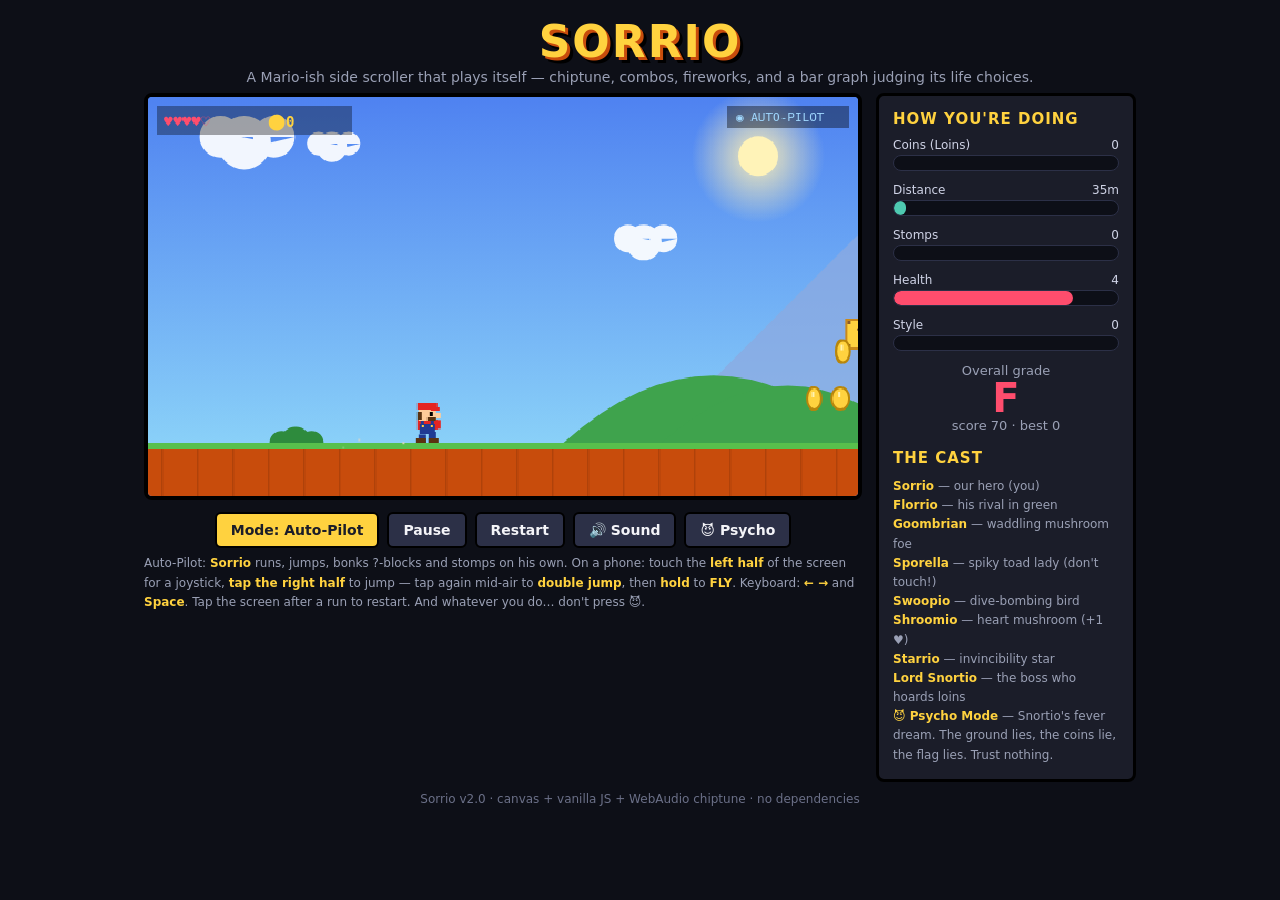
<file: Sorrio/index.html>
<!DOCTYPE html>
<html lang="en">
<head>
<meta charset="UTF-8">
<meta name="viewport" content="width=device-width, initial-scale=1.0, maximum-scale=1.0, user-scalable=no">
<meta name="mobile-web-app-capable" content="yes">
<title>Sorrio — the self-playing side scroller</title>
<style>
  :root {
    --sky: #5c94fc;
    --ground: #c84c0c;
    --panel: #1b1d29;
    --ink: #f4f4f8;
  }
  * { box-sizing: border-box; }
  html, body {
    margin: 0; padding: 0;
    background: #0d0f17;
    color: var(--ink);
    font-family: "Trebuchet MS", "Segoe UI", system-ui, sans-serif;
    overscroll-behavior: none;
    -webkit-tap-highlight-color: transparent;
  }
  .wrap {
    max-width: 1024px;
    margin: 0 auto;
    padding: 16px;
  }
  header { text-align: center; margin-bottom: 8px; }
  h1 {
    margin: 0;
    font-size: 44px;
    letter-spacing: 2px;
    color: #ffd23f;
    text-shadow: 3px 3px 0 #c84c0c, 6px 6px 0 #000;
  }
  .tag { color: #9aa0b5; font-size: 14px; margin-top: 2px; }
  .stage {
    display: grid;
    grid-template-columns: 1fr 260px;
    gap: 14px;
    align-items: start;
  }
  @media (max-width: 880px) {
    .stage { grid-template-columns: 1fr; }
  }
  canvas {
    width: 100%;
    background: var(--sky);
    border: 4px solid #000;
    border-radius: 8px;
    image-rendering: pixelated;
    display: block;
    touch-action: none;
    user-select: none;
    -webkit-user-select: none;
  }
  .panel {
    background: var(--panel);
    border: 3px solid #000;
    border-radius: 8px;
    padding: 14px;
  }
  .panel h2 {
    margin: 0 0 10px;
    font-size: 15px;
    text-transform: uppercase;
    letter-spacing: 1px;
    color: #ffd23f;
  }
  .bar-row { margin-bottom: 12px; }
  .bar-label {
    display: flex; justify-content: space-between;
    font-size: 12px; margin-bottom: 3px; color: #cfd3e6;
  }
  .bar-track {
    height: 16px;
    background: #0d0f17;
    border-radius: 8px;
    overflow: hidden;
    border: 1px solid #2c3047;
  }
  .bar-fill {
    height: 100%;
    width: 0%;
    border-radius: 8px;
    transition: width .15s ease, background .25s ease;
  }
  .grade {
    text-align: center;
    margin-top: 8px;
    font-size: 13px;
    color: #9aa0b5;
  }
  .grade b { font-size: 40px; display: block; color: #ffd23f; line-height: 1; }
  .controls {
    display: flex; gap: 8px; flex-wrap: wrap;
    justify-content: center; margin: 12px 0 6px;
  }
  button {
    background: #ffd23f; color: #1b1d29;
    border: 2px solid #000; border-radius: 6px;
    padding: 8px 14px; font-weight: bold; cursor: pointer;
    font-family: inherit; font-size: 14px;
    touch-action: manipulation;
  }
  button.alt { background: #2c3047; color: var(--ink); }
  button:active { transform: translateY(1px); }
  .legend { font-size: 12px; color: #9aa0b5; line-height: 1.6; }
  .legend b { color: #ffd23f; }
  footer { text-align: center; margin-top: 10px; color: #6b7088; font-size: 12px; }
  #psychoBtn.on {
    background: #7b1fa2; color: #fff;
    animation: psychopulse 0.8s infinite alternate;
  }
  @keyframes psychopulse {
    from { box-shadow: 0 0 4px 1px #e040fb; }
    to   { box-shadow: 0 0 14px 4px #e040fb; }
  }
  /* phone-sized screens: tighter chrome, bigger game */
  @media (max-width: 560px) {
    .wrap { padding: 6px; }
    h1 { font-size: 30px; }
    .tag { font-size: 12px; }
    button { padding: 10px 12px; font-size: 13px; }
    footer { display: none; }
  }
</style>
</head>
<body>
<div class="wrap">
  <header>
    <h1>SORRIO</h1>
    <div class="tag">A Mario-ish side scroller that plays itself — chiptune, combos, fireworks, and a bar graph judging its life choices.</div>
  </header>

  <div class="stage">
    <div>
      <canvas id="game" width="640" height="360"></canvas>
      <div class="controls">
        <button id="modeBtn">Mode: Auto-Pilot</button>
        <button id="pauseBtn" class="alt">Pause</button>
        <button id="resetBtn" class="alt">Restart</button>
        <button id="muteBtn" class="alt">🔊 Sound</button>
        <button id="psychoBtn" class="alt">😈 Psycho</button>
      </div>
      <div class="legend" id="hint">
        Auto-Pilot: <b>Sorrio</b> runs, jumps, bonks ?-blocks and stomps on his own.
        On a phone: touch the <b>left half</b> of the screen for a joystick, <b>tap the right half</b>
        to jump — tap again mid-air to <b>double jump</b>, then <b>hold</b> to <b>FLY</b>.
        Keyboard: <b>←</b> <b>→</b> and <b>Space</b>. Tap the screen after a run to restart.
        And whatever you do… don't press 😈.
      </div>
    </div>

    <div class="panel">
      <h2>How you're doing</h2>
      <div class="bar-row">
        <div class="bar-label"><span>Coins (Loins)</span><span id="v-coins">0</span></div>
        <div class="bar-track"><div class="bar-fill" id="b-coins" style="background:#ffd23f"></div></div>
      </div>
      <div class="bar-row">
        <div class="bar-label"><span>Distance</span><span id="v-dist">0m</span></div>
        <div class="bar-track"><div class="bar-fill" id="b-dist" style="background:#4ec9b0"></div></div>
      </div>
      <div class="bar-row">
        <div class="bar-label"><span>Stomps</span><span id="v-stomp">0</span></div>
        <div class="bar-track"><div class="bar-fill" id="b-stomp" style="background:#ff7b54"></div></div>
      </div>
      <div class="bar-row">
        <div class="bar-label"><span>Health</span><span id="v-hp">3</span></div>
        <div class="bar-track"><div class="bar-fill" id="b-hp" style="background:#ff4d6d"></div></div>
      </div>
      <div class="bar-row">
        <div class="bar-label"><span>Style</span><span id="v-style">0</span></div>
        <div class="bar-track"><div class="bar-fill" id="b-style" style="background:#a0d8ff"></div></div>
      </div>
      <div class="grade">
        Overall grade
        <b id="grade">C</b>
        <span id="score">score 0</span>
      </div>

      <h2 style="margin-top:16px">The Cast</h2>
      <div class="legend">
        <b>Sorrio</b> — our hero (you)<br>
        <b>Florrio</b> — his rival in green<br>
        <b>Goombrian</b> — waddling mushroom foe<br>
        <b>Sporella</b> — spiky toad lady (don't touch!)<br>
        <b>Swoopio</b> — dive-bombing bird<br>
        <b>Shroomio</b> — heart mushroom (+1 ♥)<br>
        <b>Starrio</b> — invincibility star<br>
        <b>Lord Snortio</b> — the boss who hoards loins<br>
        <b>😈 Psycho Mode</b> — Snortio's fever dream. The ground lies,
        the coins lie, the flag lies. Trust nothing.
      </div>
    </div>
  </div>

  <footer>Sorrio v2.0 · canvas + vanilla JS + WebAudio chiptune · no dependencies</footer>
</div>

<script>
/* =========================================================================
   SORRIO v2.0 — a self-playing Mario-ish side scroller.
   Everyone's name rhymes, and a bar graph grades how the run is going.
   New in v2: chiptune soundtrack + sfx, ?-blocks, pipes, power-ups
   (Shroomio & Starrio), Swoopio the bird, combos, particles, screen
   shake, squash & stretch, day/night sky, castle finale with fireworks,
   a much smarter auto-pilot, and best-score memory.
   Pure canvas + vanilla JS, no dependencies.
   ========================================================================= */

(() => {
  "use strict";

  const canvas = document.getElementById("game");
  const ctx = canvas.getContext("2d");
  ctx.imageSmoothingEnabled = false;
  const W = canvas.width;   // 640
  const H = canvas.height;  // 360
  const GROUND_Y = H - 48;  // top of the ground band

  // ---- physics constants ----
  const GRAVITY = 0.6;
  const MOVE = 0.55;
  const FRICTION = 0.82;
  const MAX_SPEED = 4.4;
  const JUMP_V = -11.6;
  const TILE = 32;
  const STAR_TIME = 480;
  const FLY_MAX = 260; // wing fuel: how long Sorrio can fly per landing

  // ---- state ----
  let level, player, camX, keys, mode, paused, gameOver, won, winT, tick;
  let metrics, particles, popups, shake, freezeT, bestSaved, hurtLog;
  let psycho = false;              // 😈
  let chaos, nextChaosAt, chaosCount;
  const touchUI = { joyId: null, joyOx: 0, joyOy: 0, joyDx: 0, jumpId: null, jumpX: 0, jumpY: 0 };
  let best = 0;
  try { best = +localStorage.getItem("sorrio-best") || 0; } catch (e) {}

  const clamp = (v, a, b) => Math.max(a, Math.min(b, v));

  function rng(seed) {
    // tiny deterministic PRNG so each restart is a fresh but fair level
    let s = seed >>> 0;
    return () => {
      s = (s * 1664525 + 1013904223) >>> 0;
      return s / 4294967296;
    };
  }

  function rectsOverlap(a, b) {
    return a.x < b.x + b.w && a.x + a.w > b.x && a.y < b.y + b.h && a.y + a.h > b.y;
  }

  // ======================================================== audio (WebAudio)
  const Sound = (() => {
    let ac = null, muted = false, unlocked = false;
    let nextStep = 0, stepIdx = 0;
    const m2f = (m) => 440 * Math.pow(2, (m - 69) / 12);

    // an original 4-bar chiptune loop (C / Am / F / G arpeggios)
    const MELODY = [72,0,76,0,79,0,76,0, 69,0,72,0,76,0,72,0,
                    69,0,72,0,77,0,76,0, 67,0,71,0,74,0,76,0];
    const BASS   = [48,0,60,0,48,0,60,0, 45,0,57,0,45,0,57,0,
                    41,0,53,0,41,0,53,0, 43,0,55,0,43,0,55,0];

    function unlock() {
      if (unlocked) return;
      unlocked = true;
      try {
        ac = new (window.AudioContext || window.webkitAudioContext)();
        nextStep = ac.currentTime + 0.1;
      } catch (e) { ac = null; }
    }

    function tone(f0, f1, dur, type, vol, when) {
      if (!ac || muted) return;
      const t = when !== undefined ? when : ac.currentTime;
      const o = ac.createOscillator(), g = ac.createGain();
      o.type = type;
      o.frequency.setValueAtTime(Math.max(30, f0), t);
      if (f1) o.frequency.exponentialRampToValueAtTime(Math.max(30, f1), t + dur);
      g.gain.setValueAtTime(vol, t);
      g.gain.exponentialRampToValueAtTime(0.001, t + dur);
      o.connect(g).connect(ac.destination);
      o.start(t); o.stop(t + dur + 0.02);
    }

    function arp(notes, step, dur, type, vol) {
      if (!ac || muted) return;
      const t0 = ac.currentTime;
      notes.forEach((n, i) => tone(m2f(n), 0, dur, type, vol, t0 + i * step));
    }

    const sfx = {
      jump()   { tone(280, 560, 0.15, "square", 0.10); },
      coin()   { if (!ac) return; tone(1046, 0, 0.06, "square", 0.09);
                 tone(1568, 0, 0.14, "square", 0.09, ac.currentTime + 0.06); },
      stomp()  { tone(300, 70, 0.14, "square", 0.13); },
      hurt()   { tone(220, 55, 0.35, "sawtooth", 0.12); },
      bonk()   { tone(150, 90, 0.09, "square", 0.11); },
      sprout() { tone(392, 784, 0.28, "square", 0.08); },
      power()  { arp([60, 64, 67, 72], 0.07, 0.16, "square", 0.09); },
      star()   { arp([67, 72, 76, 79, 84], 0.06, 0.14, "square", 0.09); },
      kill()   { tone(620, 150, 0.12, "square", 0.10); },
      bossHit(){ tone(120, 45, 0.25, "sawtooth", 0.15); },
      win()    { arp([72, 76, 79, 84, 88, 84, 88], 0.11, 0.3, "square", 0.10); },
      over()   { arp([64, 60, 55, 48], 0.18, 0.4, "triangle", 0.11); },
      doubleJump() { arp([72, 79], 0.05, 0.12, "square", 0.10); },
      flap()   { tone(500, 340, 0.06, "triangle", 0.05); },
      psycho() { arp([70, 64, 70, 64, 76], 0.07, 0.16, "sawtooth", 0.08); },
      laugh()  { arp([67, 64, 60, 55, 52], 0.09, 0.2, "square", 0.09); },
    };

    function tickMusic(fast) {
      if (!ac || muted) return;
      if (nextStep < ac.currentTime - 0.3) nextStep = ac.currentTime; // lag catch-up
      const stepDur = fast ? 0.105 : 0.135;
      while (nextStep < ac.currentTime + 0.15) {
        const m = MELODY[stepIdx], b = BASS[stepIdx];
        if (m) tone(m2f(m), 0, stepDur * 0.9, "square", 0.042, nextStep);
        if (b) tone(m2f(b), 0, stepDur * 0.95, "triangle", 0.065, nextStep);
        stepIdx = (stepIdx + 1) % MELODY.length;
        nextStep += stepDur;
      }
    }

    return {
      unlock, sfx, tickMusic,
      toggleMute() { muted = !muted; return muted; },
      get muted() { return muted; },
    };
  })();

  // ============================================================== level gen
  function buildLevel() {
    const rand = rng((Math.random() * 1e9) | 0);
    const length = 6800; // world width in px
    const platforms = [], coins = [], enemies = [], solids = [], qblocks = [], items = [];
    const clouds = [], hills = [], mountains = [], bushes = [];

    // ---- pits in the ground (kept narrow enough for a full-speed jump) ----
    const gaps = [];
    let x = 760;
    while (x < length - 1000) {
      if (rand() < 0.5) {
        const gw = 60 + rand() * 40;
        gaps.push([x, x + gw]);
        x += gw + 300 + rand() * 220;
      } else {
        x += 340 + rand() * 220;
      }
    }
    const inGapR = (gx, gw) => gaps.some((g) => gx + gw > g[0] - 10 && gx < g[1] + 10);

    // ---- pipes (solid, must be hopped; keep the landing zone beyond each
    // pipe clear of pits — a hop that ends in a hole is a trap) ----
    for (let i = 0; i < 6; i++) {
      let px, tries = 0;
      do { px = 520 + rand() * (length - 1800); tries++; }
      while (inGapR(px - 60, 52 + 280) && tries < 24);
      if (inGapR(px - 60, 52 + 280)) continue;
      const ph = 42 + ((rand() * 3) | 0) * 13;
      solids.push({ x: px, y: GROUND_Y - ph, w: 52, h: ph, kind: "pipe" });
    }

    // ---- ?-blocks (bonk from below: coins & power-ups) ----
    const nearPipe = (gx, gw) => solids.some((s) => gx + gw > s.x - 80 && gx < s.x + s.w + 80);
    for (let i = 0; i < 9; i++) {
      let qx, tries = 0;
      do { qx = 440 + rand() * (length - 1700); tries++; }
      while ((inGapR(qx - 40, 96 + 220) || nearPipe(qx, 96)) && tries < 24);
      if (inGapR(qx - 40, 96 + 220) || nearPipe(qx, 96)) continue;
      const n = 1 + ((rand() * 3) | 0);
      for (let k = 0; k < n; k++) {
        const r = rand();
        qblocks.push({
          x: qx + k * 34, y: GROUND_Y - 112, w: 28, h: 28,
          used: false, bounceT: 0,
          contains: r < 0.52 ? "coin" : (r < 0.84 ? "shroomio" : "starrio"),
        });
      }
    }

    // ---- floating platforms with coins on them (never dangling over pits:
    // walking off the far end into a hole is a trap, not a challenge) ----
    for (let i = 0; i < 26; i++) {
      const px = 380 + rand() * (length - 900);
      const py = GROUND_Y - (70 + rand() * 130);
      const pw = TILE * (2 + ((rand() * 3) | 0));
      if (inGapR(px - 40, pw + 80)) continue;
      platforms.push({ x: px, y: py, w: pw, h: 18 });
      const nCoins = 1 + ((rand() * 4) | 0);
      for (let c = 0; c < nCoins; c++) {
        coins.push({ x: px + 14 + c * 22, y: py - 28, taken: false, t: rand() * 6 });
      }
    }

    // ---- ground-level coin arcs ----
    for (let i = 0; i < 15; i++) {
      const cx = 500 + rand() * (length - 1100);
      for (let c = 0; c < 5; c++) {
        const cy = GROUND_Y - 40 - Math.sin((c / 4) * Math.PI) * 60;
        coins.push({ x: cx + c * 26, y: cy, taken: false, t: rand() * 6 });
      }
    }

    // ---- enemies ----
    // Goombrian: stompable walker
    for (let i = 0; i < 13; i++) {
      const ex = 620 + rand() * (length - 1400);
      enemies.push({
        x: ex, y: GROUND_Y - 28, w: 26, h: 28,
        vx: -(0.6 + rand() * 0.7), kind: "goombrian",
        alive: true, squashT: 0, spiky: false,
        baseX: ex, range: 60 + rand() * 60,
      });
    }
    // Sporella: spiky, cannot be stomped
    for (let i = 0; i < 6; i++) {
      const ex = 760 + rand() * (length - 1600);
      enemies.push({
        x: ex, y: GROUND_Y - 28, w: 26, h: 28,
        vx: -(0.5 + rand() * 0.6), kind: "sporella",
        alive: true, squashT: 0, spiky: true,
        baseX: ex, range: 60 + rand() * 60,
      });
    }
    // Swoopio: sine-wave flyer, stompable from above
    for (let i = 0; i < 5; i++) {
      const ex = 900 + rand() * (length - 1900);
      enemies.push({
        x: ex, y: GROUND_Y - 120, w: 26, h: 22,
        vx: -(0.8 + rand() * 0.6), kind: "swoopio",
        alive: true, squashT: 0, spiky: false, fly: true,
        baseX: ex, baseY: GROUND_Y - 96 - rand() * 50, t: rand() * 6,
      });
    }

    // Florrio — the green rival, a non-lethal racer who jogs ahead
    enemies.push({
      x: 900, y: GROUND_Y - 30, w: 24, h: 30,
      vx: 0, kind: "florrio", alive: true, squashT: 0, spiky: false,
      rival: true,
    });

    // Lord Snortio — the boss, near the end, guarding a pile of loins
    const bossX = length - 480;
    enemies.push({
      x: bossX, y: GROUND_Y - 56, w: 52, h: 56,
      vx: 0, kind: "snortio", alive: true, hp: 3, squashT: 0,
      spiky: false, boss: true, baseX: bossX, t: 0, hurtT: 0, hitCd: 0,
    });
    for (let c = 0; c < 12; c++) {
      coins.push({ x: bossX - 120 + (c % 6) * 24, y: GROUND_Y - 40 - ((c / 6) | 0) * 26, taken: false, t: c });
    }

    // ---- scenery ----
    for (let i = 0; i < 34; i++) clouds.push({ x: rand() * length, y: 26 + rand() * 110, s: 0.6 + rand() * 0.8 });
    for (let i = 0; i < 26; i++) hills.push({ x: rand() * length, w: 120 + rand() * 160 });
    for (let i = 0; i < 10; i++) mountains.push({ x: rand() * length * 1.2, w: 260 + rand() * 260 });
    for (let i = 0; i < 18; i++) {
      const bx = 200 + rand() * (length - 600);
      if (!inGapR(bx, 70)) bushes.push({ x: bx, s: 0.7 + rand() * 0.7 });
    }

    const flag = { x: length - 260, y: GROUND_Y };
    const castle = { x: length - 180 };

    // ---- 😈 psycho-mode treachery ----
    const fakes = [];   // ground that crumbles underfoot
    const trolls = [];  // invisible blocks that appear mid-jump
    let fakeFlag = null;
    if (psycho) {
      // fake ground: looks identical, collapses when stood on
      for (let i = 0; i < 10; i++) {
        let fx, tries = 0;
        do { fx = 900 + rand() * (length - 2000); tries++; }
        while (inGapR(fx - 150, 60 + 300) && tries < 24);
        if (inGapR(fx - 150, 60 + 300)) continue;
        const fw = 40 + rand() * 30;
        fakes.push({ x0: fx, x1: fx + fw, state: 0, t: 0 });
      }
      // troll blocks: materialize when you jump into their airspace
      for (let i = 0; i < 8; i++) {
        const tx = 900 + rand() * (length - 1800);
        trolls.push({ x: tx, y: GROUND_Y - 120, w: 28, h: 28, revealed: false });
      }
      // some coins are lies
      for (const c of coins) if (rand() < 0.12) c.mimic = true;
      // a flag that is exactly where you'd want a flag to be. it isn't.
      fakeFlag = { x: length * 0.52, fled: 0, gone: false, taunted: false };
    }

    return { length, platforms, coins, enemies, gaps, solids, qblocks, items,
             clouds, hills, mountains, bushes, flag, castle,
             fakes, trolls, fakeFlag,
             totalCoins: coins.length };
  }

  function reset() {
    level = buildLevel();
    player = {
      x: 80, y: GROUND_Y - 36, w: 24, h: 36,
      vx: 0, vy: 0, onGround: false, face: 1,
      hp: 4, invuln: 0, dead: false, deathT: 0, walkT: 0,
      starT: 0, combo: 0, squashT: 0, coyote: 0, jbuf: 0, prevJump: false,
      airJumps: 1, flyFuel: FLY_MAX, spinT: 0, flying: false,
    };
    camX = 0;
    keys = {};
    paused = false;
    gameOver = false;
    won = false;
    winT = 0;
    tick = 0;
    freezeT = 0;
    bestSaved = false;
    metrics = { coins: 0, stomps: 0, dist: 0, style: 0, score: 0 };
    hurtLog = [];
    particles = [];
    popups = [];
    shake = { t: 0, mag: 0 };
    chaos = null;
    nextChaosAt = 350;
    chaosCount = 0;
  }

  // ================================================================== juice
  function addShake(mag, t) {
    shake.mag = Math.max(shake.mag, mag);
    shake.t = Math.max(shake.t, t);
  }

  function burst(x, y, n, colors, spd, grav, life, size) {
    for (let i = 0; i < n; i++) {
      particles.push({
        x, y,
        vx: (Math.random() - 0.5) * spd * 2,
        vy: (Math.random() - 0.8) * spd,
        life: life + Math.random() * life * 0.4,
        maxLife: life * 1.4,
        color: colors[(Math.random() * colors.length) | 0],
        size: size || 3,
        grav: grav !== undefined ? grav : 0.15,
      });
    }
  }

  function dust(x, y, n) {
    burst(x, y, n || 5, ["#e8d9c0", "#d9c6a5", "#fff"], 1.6, 0.05, 18, 2);
  }

  function firework() {
    const x = camX + 60 + Math.random() * (W - 120);
    const y = 40 + Math.random() * 130;
    const hue = (Math.random() * 360) | 0;
    burst(x, y, 26, [
      `hsl(${hue} 95% 62%)`, `hsl(${(hue + 40) % 360} 95% 70%)`, "#fff",
    ], 5, 0.05, 46, 3);
  }

  function popup(x, y, text, color, size) {
    popups.push({ x, y, text, color: color || "#ffd23f", life: 55, size: size || 13 });
  }

  function updateParticles() {
    for (const p of particles) {
      p.vy += p.grav;
      p.x += p.vx;
      p.y += p.vy;
      p.life--;
    }
    particles = particles.filter((p) => p.life > 0);
    for (const p of popups) { p.y -= 0.7; p.life--; }
    popups = popups.filter((p) => p.life > 0);
  }

  // ================================================================== input
  window.addEventListener("keydown", (e) => {
    if (["ArrowLeft", "ArrowRight", "ArrowUp", " ", "Space"].includes(e.key)) e.preventDefault();
    Sound.unlock();
    keys[e.key] = true;
    if ((e.key === "r" || e.key === "R") && gameOver) reset();
  });
  window.addEventListener("keyup", (e) => { keys[e.key] = false; });
  window.addEventListener("pointerdown", () => Sound.unlock());
  // mouse restart; touch restart lives in the touchstart handler (whose
  // preventDefault suppresses the synthetic click, so no double-reset)
  canvas.addEventListener("click", () => { if (gameOver) reset(); });

  // ========================================================== auto-pilot AI
  // Sorrio's brain: deterministic lookahead. Jump pits with room to spare,
  // clear spiky things early, stomp soft things late, never leap into a pit.
  function landingSafe() {
    const lx = player.x + player.w / 2 + Math.max(2.5, player.vx) * 36;
    return !inGap(lx);
  }

  function autoPilot() {
    const px = player.x;

    // airborne: commit — hold right; but if we're dropping into a pit,
    // use the double jump and FLY out like a professional
    if (!player.onGround) {
      keys.ArrowRight = true;
      keys.ArrowLeft = false;
      const cx = player.x + player.w / 2;
      const sinking = player.vy > 1 && player.y + player.h > GROUND_Y - 60;
      keys[" "] = sinking && inGap(cx) && player.flyFuel > 0;
      return;
    }

    const I = { left: false, right: true, jump: false };

    // stuck watchdog: if forward progress stalls — either dead-stopped for
    // ~5s or crawling (< 150px per 10s window, e.g. dancing with a patrol) —
    // stop being clever: plow ahead and let invulnerability do its job
    if (px > (player.bestX || 0) + 2) { player.bestX = px; player.stuckT = 0; }
    else player.stuckT = (player.stuckT || 0) + 1;
    if (!player.progAnchor) player.progAnchor = { x: px, t: tick };
    if (tick - player.progAnchor.t > 600) {
      if (px - player.progAnchor.x < 150) player.desperateUntil = tick + 150;
      player.progAnchor = { x: px, t: tick };
    }
    const desperate = player.stuckT > 280 || tick < (player.desperateUntil || 0);
    // truly wedged? periodic hop + airborne right-commit shakes loose
    // nearly any geometry pin we haven't thought of
    if (player.stuckT > 400 && (tick % 40) === 0) I.jump = true;

    // situational awareness: anything dangerous within a jump's landing zone?
    let danger = false;
    if (player.starT <= 0) {
      for (const en of level.enemies) {
        if (!en.alive || en.rival) continue;
        const dx = en.x - (px + player.w);
        if (dx > -20 && dx < 200 && Math.abs(en.y - player.y) < 220) { danger = true; break; }
      }
    }

    const retreatSafe = () => !inGap(px - 24);

    // 1) pits: jump at full speed with room to spare — if we arrive slow,
    // back up and take a running start rather than hop short into the hole
    for (const g of level.gaps) {
      if (px < g[1]) {
        const d = g[0] - (px + player.w);
        if (d >= -8) {
          if (d < 26 + player.vx * 2 && player.vx > 3.2) I.jump = true;
          else if (d < 20 && player.vx <= 3.2) {
            if (retreatSafe()) { I.left = true; I.right = false; }
            else if (d < 8) I.jump = true; // cornered — send it
          }
        }
        break; // gaps are sorted; only the nearest matters
      }
    }
    const committed = I.jump; // a pit jump overrides everything else

    // 3) enemies (skipped when desperate: walking through a hit with
    // 90 ticks of invulnerability beats dancing forever at a pit edge)
    if (player.starT <= 0 && !committed && !desperate) {
      for (const en of level.enemies) {
        if (!en.alive || en.rival) continue;
        const dx = en.x - (px + player.w);
        if (dx < -20 || dx > 120) continue;
        if (Math.abs(en.y - player.y) > 150) continue;

        if (en.fly) {
          // Swoopio: high-fliers can never reach our head — ignore them.
          // Low-swoopers get stomped on the downswing; only wait when the
          // bird is close and climbing (it crests within half a cycle).
          if (en.baseY + 66 < player.y - 4) continue;
          if (dx > 60) continue; // decide when we're actually close
          const descending = Math.cos(en.t) > -0.2;
          if (dx > 24 && descending && en.y > player.y - 60 && landingSafe()) {
            I.jump = true;   // it's low & sinking, we have room to rise over it
          } else if (dx > -10) {
            I.right = false;                           // brief hold: it'll crest
            if (dx < 26 && retreatSafe()) I.left = true;
          }
        } else if (en.spiky || en.boss) {
          // leap over — but if it's fleeing ahead of us, just keep running:
          // we're faster, and we'll jump once we're right behind it
          if (dx < 100) {
            const fleeing = en.vx > 0 && dx >= 60;
            if (!fleeing) {
              if (landingSafe()) I.jump = true;
              else { I.right = false; if (dx < 44 && retreatSafe()) I.left = true; }
            }
          }
        } else {
          // goombrian: stomp late
          if (dx > 2 && dx < 46) {
            if (landingSafe()) I.jump = true;
            else { I.right = false; if (dx < 30 && retreatSafe()) I.left = true; }
          }
        }
      }

      // watch your back: hop anything creeping up from behind while we
      // wait — but never hop into a pit; outrunning it forward is fine too
      for (const en of level.enemies) {
        if (!en.alive || en.rival || en.fly || en.boss) continue;
        const gap = px - (en.x + en.w);
        if (gap > -6 && gap < 40 && en.vx > 0 && Math.abs(en.y - player.y) < 40) {
          if (landingSafe()) I.jump = true;
          else { I.right = true; I.left = false; } // just scoot forward
        }
      }
    }

    // 5) chase dropped power-ups (never across a pit; give up if unreachable)
    let chasing = null;
    for (const it of level.items) {
      if (it.dead || it.noChase) continue;
      const dx = it.x - px;
      if (dx < -8 && dx > -220 &&
          !level.gaps.some((g) => g[0] > it.x && g[1] < px)) {
        chasing = it;
      }
    }
    if (chasing && !committed) {
      player.chaseT = (player.chaseT || 0) + 1;
      if (player.chaseT > 240) { chasing.noChase = true; player.chaseT = 0; }
      else { I.left = true; I.right = false; }
    } else {
      player.chaseT = 0;
    }

    // 2) walls (pipes AND ?-blocks) in the direction of travel mean hop
    for (const s of allSolids()) {
      if (player.y + player.h <= s.y + 4 || !player.onGround) continue;
      const dR = s.x - (px + player.w);
      const dL = px - (s.x + s.w);
      if (I.right && dR > -6 && dR < 44) I.jump = true;
      if (I.left && dL > -6 && dL < 30) I.jump = true;
    }

    // treasure hunting only when nothing is trying to kill us and we're
    // making progress (a desperate Sorrio has no time for shiny things)
    if (!danger && !desperate) {
      // 4) ?-blocks: bonk when directly underneath
      for (const q of level.qblocks) {
        if (q.used) continue;
        const cx = q.x + q.w / 2 - (px + player.w / 2);
        if (Math.abs(cx) < 13 && player.y > q.y + q.h && player.y - (q.y + q.h) < 76 &&
            player.onGround && landingSafe()) I.jump = true;
      }

      // 6) coin temptation — hop for coins floating just above
      for (const c of level.coins) {
        if (c.taken) continue;
        const dx = c.x - px, dy = player.y - c.y;
        if (dx > 5 && dx < 58 && dy > 28 && dy < 95 && player.onGround &&
            (tick & 3) === 0 && landingSafe()) { I.jump = true; break; }
      }

      // 7) climb onto platforms just ahead and above (every so often)
      for (const pf of level.platforms) {
        const dx = pf.x - px;
        if (dx > -10 && dx < 70 && player.y - pf.y > 10 && player.y - pf.y < 115 &&
            player.onGround && ((tick >> 4) & 1) && landingSafe()) I.jump = true;
      }
    }

    keys.ArrowRight = I.right;
    keys.ArrowLeft = I.left;
    keys[" "] = I.jump;
  }

  // ================================================================ physics
  function inGap(x) {
    for (const g of level.gaps) if (x > g[0] && x < g[1]) return true;
    return false;
  }

  function allSolids() {
    return level.solids.concat(level.qblocks);
  }

  function land(prevVy) {
    if (!player.onGround && prevVy > 5) {
      dust(player.x + player.w / 2, player.y + player.h, 6);
      player.squashT = 8;
    }
    player.onGround = true;
    player.combo = 0;
  }

  function playerStep() {
    let left = keys.ArrowLeft;
    let right = keys.ArrowRight;
    if (chaosIs("reverse")) { const t = left; left = right; right = t; } // 😈
    const jumpKey = keys[" "] || keys.Space || keys.ArrowUp;
    const gravScale = chaosIs("moon") ? 0.45 : chaosIs("heavy") ? 1.6 : 1;
    const maxSpd = chaosIs("speed") ? MAX_SPEED * 1.6 : MAX_SPEED;

    if (left)  { player.vx -= MOVE; player.face = -1; }
    if (right) { player.vx += MOVE; player.face = 1; }
    if (!left && !right) player.vx *= FRICTION;
    player.vx = clamp(player.vx, -maxSpd, maxSpd);

    // coyote time + jump buffering for a fair, snappy feel
    if (player.onGround) player.coyote = 7; else player.coyote--;
    if (jumpKey && !player.prevJump) player.jbuf = 7;
    else player.jbuf = Math.max(0, player.jbuf - 1);
    player.prevJump = jumpKey;

    if (player.jbuf > 0) {
      if (player.coyote > 0) {
        // ground jump
        player.vy = JUMP_V;
        player.jbuf = 0; player.coyote = 0;
        player.onGround = false;
        metrics.style += 1;
        Sound.sfx.jump();
        dust(player.x + player.w / 2, player.y + player.h, 4);
      } else if (player.airJumps > 0) {
        // double jump: a mid-air somersault that unlocks the wings
        player.airJumps--;
        player.vy = JUMP_V * 0.9;
        player.jbuf = 0;
        player.spinT = 16;
        metrics.style += 3;
        Sound.sfx.doubleJump();
        burst(player.x + player.w / 2, player.y + player.h, 8,
              ["#fff", "#a0d8ff", "#ffd23f"], 2.5, 0.08, 20, 2);
      }
    }
    // variable jump height (manual only — the AI taps once)
    if (mode === "manual" && !jumpKey && player.vy < -2) player.vy *= 0.86;

    // FLIGHT: once the double jump is spent, holding jump beats his wings.
    // Lift only ever ADDS — it never claws back the somersault's launch speed.
    player.flying = false;
    if (!player.onGround && player.airJumps === 0 && jumpKey && player.flyFuel > 0) {
      if (player.vy > -4.2) {
        player.vy = Math.max(-4.2, player.vy - (GRAVITY * gravScale + 0.55));
      }
      player.flyFuel--;
      player.flying = true;
      if ((tick & 3) === 0) {
        particles.push({
          x: player.x + (player.face > 0 ? 0 : player.w), y: player.y + 20,
          vx: -player.face * (1 + Math.random()), vy: 0.5 + Math.random(),
          life: 16, maxLife: 16, size: 2, grav: 0.02, color: "#e8f4ff",
        });
      }
      if ((tick % 9) === 0) Sound.sfx.flap();
    }

    // --- horizontal move + solid resolution ---
    player.x += player.vx;
    for (const s of allSolids()) {
      if (!rectsOverlap(player, s)) continue;
      if (player.vx > 0) player.x = s.x - player.w;
      else if (player.vx < 0) player.x = s.x + s.w;
      player.vx = 0;
    }

    // --- vertical move + resolution ---
    player.vy += GRAVITY * gravScale;
    const prevVy = player.vy;
    player.y += player.vy;
    const wasGround = player.onGround;
    player.onGround = false;

    // 😈 troll blocks: pop into existence right where your head is going
    if (psycho && player.vy < 0) {
      for (const t of level.trolls) {
        if (t.revealed) continue;
        if (player.x + player.w > t.x && player.x < t.x + t.w &&
            player.y > t.y && player.y - (t.y + t.h) < 44) {
          t.revealed = true;
          level.qblocks.push({ x: t.x, y: t.y, w: t.w, h: t.h, used: true, bounceT: 8 });
          popup(t.x + t.w / 2, t.y - 8, "😈 SURPRISE!", "#e040fb", 14);
          addShake(3, 6);
          Sound.sfx.bonk();
        }
      }
    }

    for (const s of allSolids()) {
      if (!rectsOverlap(player, s)) continue;
      if (player.vy > 0 && player.y + player.h - player.vy <= s.y + 2) {
        // landed on top
        player.y = s.y - player.h; player.vy = 0;
        if (!wasGround) land(prevVy); else player.onGround = true;
      } else if (player.vy < 0 && player.y - player.vy >= s.y + s.h - 2) {
        // hit it squarely from below
        player.y = s.y + s.h; player.vy = 0.5;
        if (s.contains !== undefined) bonk(s);
        else Sound.sfx.bonk();
      } else {
        // grazed the side while rising/falling — eject sideways, not down
        if (player.x + player.w / 2 < s.x + s.w / 2) player.x = s.x - player.w;
        else player.x = s.x + s.w;
        player.vx = 0;
      }
    }

    // one-way platforms
    for (const pf of level.platforms) {
      if (player.vy >= 0 &&
          player.x + player.w > pf.x && player.x < pf.x + pf.w &&
          player.y + player.h > pf.y && player.y + player.h < pf.y + pf.h + 18 &&
          player.y + player.h - player.vy <= pf.y + 2) {
        player.y = pf.y - player.h;
        player.vy = 0;
        if (!wasGround) land(prevVy); else player.onGround = true;
      }
    }

    // ground (unless over a pit)
    if (player.y + player.h >= GROUND_Y && !inGap(player.x + player.w / 2)) {
      player.y = GROUND_Y - player.h;
      player.vy = 0;
      if (!wasGround) land(prevVy); else player.onGround = true;
    }

    // fell in a pit: lose a heart and climb out just before the gap
    if (player.y > H + 60) {
      hurt(true, "pit");
      if (player.hp > 0) {
        let gx = player.x;
        for (const g of level.gaps) {
          if (player.x + player.w / 2 > g[0] - 20 && player.x < g[1] + 20) { gx = g[0]; break; }
        }
        player.x = Math.max(20, gx - 70);
        player.y = GROUND_Y - player.h;
        player.vx = 0; player.vy = 0;
        popup(player.x + player.w / 2, player.y - 14, "OOF!", "#ff8daa", 14);
      }
    }

    // bounds
    if (player.x < 0) { player.x = 0; player.vx = 0; }
    if (player.x + player.w > level.length) player.x = level.length - player.w;
    if (player.y < -50) { player.y = -50; if (player.vy < 0) player.vy = 0; } // sky ceiling

    if (Math.abs(player.vx) > 0.4 && player.onGround) {
      player.walkT += 0.3;
      if ((tick & 7) === 0) dust(player.x + (player.face > 0 ? 0 : player.w), player.y + player.h, 1);
    }

    // wings recover on solid ground; the somersault re-arms
    if (player.onGround) {
      player.airJumps = 1;
      player.flyFuel = Math.min(FLY_MAX, player.flyFuel + 5);
    }
    if (player.spinT > 0) player.spinT--;

    // 😈 fake ground crumbles underfoot
    if (psycho && player.onGround && player.y + player.h >= GROUND_Y - 1) {
      const cx2 = player.x + player.w / 2;
      for (const f of level.fakes) {
        if (f.state === 0 && cx2 > f.x0 && cx2 < f.x1) {
          f.state = 1; f.t = 12;
          addShake(4, 8);
          Sound.sfx.bonk();
          popup(cx2, GROUND_Y - 16, "?!", "#e040fb", 13);
        }
      }
    }

    if (player.invuln > 0) player.invuln--;
    if (player.squashT > 0) player.squashT--;
    if (player.starT > 0) {
      player.starT--;
      if ((tick & 2) === 0) {
        particles.push({
          x: player.x + Math.random() * player.w, y: player.y + Math.random() * player.h,
          vx: (Math.random() - 0.5) * 1.5, vy: -1 - Math.random(),
          life: 20, maxLife: 20, size: 2, grav: 0,
          color: `hsl(${(tick * 17) % 360} 95% 65%)`,
        });
      }
    }
  }

  // ---- ?-block bonk ----
  function bonk(q) {
    if (q.used) { Sound.sfx.bonk(); return; }
    q.used = true;
    q.bounceT = 10;
    addShake(2, 4);
    const cx = q.x + q.w / 2, cy = q.y - 6;
    if (q.contains === "coin") {
      metrics.coins++;
      level.totalCoins++;
      metrics.style += 1;
      popup(cx, cy - 8, "+50");
      burst(cx, cy, 8, ["#ffd23f", "#fff2b0"], 2.5, 0.12, 22, 2);
      Sound.sfx.coin();
    } else {
      level.items.push({
        kind: q.contains, x: q.x + 2, y: q.y - 26, w: 24, h: 24,
        vx: 1.3, vy: -2.5, dead: false, life: 700,
      });
      Sound.sfx.sprout();
    }
  }

  // ---- power-up items ----
  function updateItems() {
    for (const it of level.items) {
      if (it.dead) continue;
      if (--it.life <= 0) { it.dead = true; continue; } // wanders off eventually
      it.vy += GRAVITY * 0.7;
      it.x += it.vx;
      it.y += it.vy;
      for (const s of level.solids) {
        if (!rectsOverlap(it, s)) continue;
        if (it.vy > 0 && it.y + it.h - it.vy <= s.y + 6) {
          // landed on a pipe lid
          it.y = s.y - it.h;
          it.vy = it.kind === "starrio" ? -6.5 : 0;
        } else {
          // fully eject on the side it came from so it can never get trapped
          if (it.x + it.w / 2 < s.x + s.w / 2) {
            it.x = s.x - it.w - 1;
            it.vx = -Math.abs(it.vx);
          } else {
            it.x = s.x + s.w + 1;
            it.vx = Math.abs(it.vx);
          }
        }
      }
      if (it.y + it.h >= GROUND_Y && !inGap(it.x + it.w / 2)) {
        it.y = GROUND_Y - it.h;
        it.vy = it.kind === "starrio" ? -6.5 : 0;
      }
      if (it.y > H + 80) { it.dead = true; continue; }
      if (rectsOverlap(player, it) && !player.dead) {
        it.dead = true;
        applyItem(it);
      }
    }
  }

  function applyItem(it) {
    const cx = player.x + player.w / 2, cy = player.y - 6;
    if (it.kind === "shroomio") {
      player.hp = Math.min(5, player.hp + 1);
      metrics.style += 5;
      popup(cx, cy, "+1 ♥  SHROOMIO!", "#ff8daa", 14);
      burst(cx, cy, 14, ["#ff4d6d", "#ff8daa", "#fff"], 3, 0.1, 28, 3);
      Sound.sfx.power();
    } else {
      player.starT = STAR_TIME;
      metrics.style += 10;
      popup(cx, cy, "★ STARRIO! ★", "#fff", 16);
      burst(cx, cy, 20, ["#ffd23f", "#fff", "#a0d8ff"], 4, 0.06, 34, 3);
      Sound.sfx.star();
    }
  }

  // ---- enemies ----
  function updateEnemies() {
    for (const en of level.enemies) {
      if (!en.alive) { en.squashT++; continue; }

      if (en.rival) {
        // Florrio jogs rightward, staying near Sorrio
        const lead = player.x + 60 - en.x;
        en.vx = clamp(lead * 0.01 + 1.0, -2, 2.4);
        en.x += en.vx;
        en.y = GROUND_Y - en.h;
        // ...and pretends not to care, but tosses a heart when Sorrio's hurting
        en.assistCd = (en.assistCd || 0) - 1;
        if (player.hp <= 2 && en.assistCd <= 0 && !player.dead && !won &&
            Math.abs(en.x - player.x) < 260) {
          en.assistCd = 700;
          // a perfect lob: drops straight into Sorrio's path just ahead
          let ax = player.x + 90;
          if (inGap(ax + 12)) ax = player.x + 6;
          level.items.push({
            kind: "shroomio", x: ax, y: player.y - 130, w: 24, h: 24,
            vx: 0, vy: 1, dead: false, life: 700,
          });
          popup(en.x + 12, en.y - 18, "FLORRIO: take it!", "#2fbf4f", 12);
          Sound.sfx.sprout();
        }
        continue;
      }

      if (en.boss) {
        // Lord Snortio paces and bobs, guarding the loins
        en.t += 0.05;
        en.x = en.baseX + Math.sin(en.t) * 40;
        en.y = GROUND_Y - en.h - Math.abs(Math.sin(en.t * 2)) * 10;
        if (en.hurtT > 0) en.hurtT--;
        if (en.hitCd > 0) en.hitCd--;
        handleEnemyContact(en);
        continue;
      }

      if (en.fly) {
        // Swoopio: sine-wave flight
        en.t += 0.06;
        en.x += en.vx;
        en.y = en.baseY + Math.sin(en.t) * 44;
        if (en.x < en.baseX - 160 || en.x > en.baseX + 160) en.vx *= -1;
        handleEnemyContact(en);
        continue;
      }

      if (en.fallingIn) {
        // dropped from the sky (😈 rain / mimic coins): fall until landing
        en.vy = (en.vy || 0) + GRAVITY;
        en.y += en.vy;
        if (en.y + en.h >= GROUND_Y && !inGap(en.x + en.w / 2)) {
          en.y = GROUND_Y - en.h;
          en.fallingIn = false;
          dust(en.x + en.w / 2, en.y + en.h, 4);
        }
        if (en.y > H + 80) en.alive = false;
        handleEnemyContact(en);
        continue;
      }

      // patrol walkers
      en.x += en.vx;
      if (en.x < en.baseX - en.range) en.vx = Math.abs(en.vx);
      if (en.x > en.baseX + en.range) en.vx = -Math.abs(en.vx);
      if (inGap(en.x + en.w / 2)) { en.vx *= -1; en.x += en.vx * 2; }
      for (const s of level.solids) {
        if (rectsOverlap(en, s)) { en.vx *= -1; en.x += en.vx * 2; }
      }

      handleEnemyContact(en);
    }
  }

  function killEnemy(en, viaStar) {
    en.alive = false;
    metrics.stomps++;
    burst(en.x + en.w / 2, en.y + en.h / 2, 10,
          viaStar ? ["#ffd23f", "#fff", "#a0d8ff"] : ["#e8d9c0", "#a0522d", "#fff"],
          3, 0.12, 24, 3);
  }

  function bossHit(en) {
    en.hp--;
    en.hurtT = 24;
    en.t += 1.5;
    metrics.stomps++;
    metrics.style += 10;
    addShake(7, 10);
    freezeT = 5;
    Sound.sfx.bossHit();
    popup(en.x + en.w / 2, en.y - 24, en.hp > 0 ? "BONK!" : "SNORTIO DOWN!", "#ff7b54", 15);
    if (en.hp <= 0) {
      en.alive = false;
      metrics.style += 40;
      burst(en.x + en.w / 2, en.y + en.h / 2, 34, ["#ffd23f", "#ff7b54", "#fff"], 5, 0.08, 44, 4);
      spawnLoot(en);
      Sound.sfx.power();
    }
  }

  function handleEnemyContact(en) {
    if (!en.alive || player.dead || won) return;
    if (!rectsOverlap(player, en)) return;

    // Starrio power: plow straight through
    if (player.starT > 0) {
      if (en.boss) {
        if (en.hitCd <= 0) { bossHit(en); en.hitCd = 40; }
      } else {
        killEnemy(en, true);
        metrics.style += 3;
        popup(en.x + en.w / 2, en.y - 10, "ZAP!", "#a0d8ff");
        Sound.sfx.kill();
      }
      return;
    }

    const stomping = player.vy > 0 &&
      ((player.y + player.h - player.vy) <= en.y + 10 ||
       (en.fly && player.y + player.h / 2 < en.y + en.h / 2) ||
       (en.boss && player.y + player.h < en.y + en.h * 0.6));

    if (stomping && !en.spiky) {
      player.vy = JUMP_V * 0.72;
      player.combo++;
      metrics.style += 3 * player.combo;
      addShake(3, 5);
      Sound.sfx.stomp();
      if (player.combo >= 2) {
        popup(player.x + player.w / 2, player.y - 12, "COMBO x" + player.combo, "#ff7b54", 15);
      }
      if (en.boss) bossHit(en);
      else killEnemy(en, false);
    } else if (player.invuln <= 0) {
      hurt(false, en.kind);
    }
  }

  function spawnLoot(en) {
    for (let i = 0; i < 8; i++) {
      level.coins.push({ x: en.x + i * 16 - 60, y: en.y - 30, taken: false, t: i });
      level.totalCoins++;
    }
  }

  function hurt(pierce, cause) {
    // pierce: ignores invulnerability (pits) but is still just -1 heart
    if (!pierce && (player.invuln > 0 || player.starT > 0)) return;
    hurtLog.push({ t: tick, x: player.x | 0, cause: cause || "?" });
    player.hp -= 1;
    player.invuln = 90;
    metrics.style = Math.max(0, metrics.style - 5);
    addShake(6, 10);
    burst(player.x + player.w / 2, player.y + player.h / 2, 10, ["#ff4d6d", "#fff"], 3, 0.12, 24, 3);
    if (player.hp <= 0) {
      player.dead = true;
      player.deathT = 0;
      player.vy = -9;
      Sound.sfx.over();
    } else {
      player.vy = -7;
      player.vx = -player.face * 2.2; // mostly vertical: don't fling him into pits
      Sound.sfx.hurt();
    }
  }

  function updateCoins() {
    for (const c of level.coins) {
      if (c.taken) continue;
      c.t += 0.15;
      const cb = { x: c.x - 8, y: c.y - 8, w: 16, h: 16 };
      if (rectsOverlap(player, cb)) {
        c.taken = true;
        if (c.mimic) {
          // 😈 that coin was a lie
          popup(c.x, c.y - 14, "GOTCHA! 😈", "#e040fb", 15);
          burst(c.x, c.y, 12, ["#e040fb", "#7b1fa2", "#000"], 3, 0.12, 24, 3);
          spawnFallingGoombrian(c.x);
          addShake(3, 6);
          Sound.sfx.laugh();
        } else {
          metrics.coins++;
          metrics.style += 1;
          burst(c.x, c.y, 5, ["#ffd23f", "#fff2b0"], 2, 0.1, 16, 2);
          Sound.sfx.coin();
        }
      }
    }
  }

  function updateQBlocks() {
    for (const q of level.qblocks) if (q.bounceT > 0) q.bounceT--;
  }

  function computeScore() {
    metrics.score =
      metrics.coins * 50 +
      metrics.stomps * 75 +
      metrics.dist * 2 +
      metrics.style * 5;
  }

  function saveBest() {
    if (bestSaved) return;
    bestSaved = true;
    if (metrics.score > best) {
      best = metrics.score;
      try { localStorage.setItem("sorrio-best", String(best)); } catch (e) {}
    }
  }

  function camera() {
    const target = player.x - W * 0.38 + player.vx * 8;
    camX += (target - camX) * 0.12;
    camX = clamp(camX, 0, level.length - W);
  }

  // ============================================================ 😈 chaos
  const chaosIs = (type) => chaos && chaos.type === type && tick < chaos.until;

  function addGap(a, b) {
    let i = 0;
    while (i < level.gaps.length && level.gaps[i][0] < a) i++;
    level.gaps.splice(i, 0, [a, b]); // keep gaps sorted: the AI relies on it
  }

  function spawnFallingGoombrian(x) {
    level.enemies.push({
      x: x - 13, y: -40, w: 26, h: 28,
      vx: -(0.6 + Math.random() * 0.7), kind: "goombrian",
      alive: true, squashT: 0, spiky: false,
      baseX: x, range: 80, fallingIn: true, vy: 0,
    });
  }

  const CHAOS_EVENTS = [
    { type: "reverse",   dur: 220, text: "😈 CONTROLS REVERSED" },
    { type: "moon",      dur: 300, text: "😈 MOON GRAVITY" },
    { type: "heavy",     dur: 240, text: "😈 HEAVY BONES" },
    { type: "rain",      dur: 150, text: "😈 GOOMBRIAN RAIN" },
    { type: "disco",     dur: 340, text: "😈 DISCO FEVER" },
    { type: "mirror",    dur: 240, text: "😈 MIRROR WORLD" },
    { type: "fakeclear", dur: 150, text: "" },
    { type: "speed",     dur: 300, text: "😈 SPEED DEMON" },
    { type: "ambush",    dur: 1,   text: "😈 PIPE AMBUSH" },
  ];

  function fireChaos() {
    const ev = CHAOS_EVENTS[(Math.random() * CHAOS_EVENTS.length) | 0];
    chaos = { type: ev.type, until: tick + ev.dur, spawnT: 0 };
    chaosCount++;
    if (ev.text) popup(player.x + player.w / 2, player.y - 46, ev.text, "#e040fb", 17);
    if (ev.type === "fakeclear") Sound.sfx.win(); else Sound.sfx.psycho();
    if (ev.type === "ambush") {
      const pipe = level.solids.find((s) => s.x > player.x && s.x < player.x + 700);
      if (pipe) {
        level.enemies.push({
          x: pipe.x + 13, y: pipe.y - 28, w: 26, h: 28,
          vx: -0.8, kind: "sporella", alive: true, squashT: 0, spiky: true,
          baseX: pipe.x + 13, range: 90,
        });
        popup(pipe.x + 26, pipe.y - 16, "😈", "#e040fb", 18);
      } else {
        chaos = { type: "rain", until: tick + 150, spawnT: 0 };
      }
    }
  }

  function updateChaos() {
    if (!psycho || won || gameOver || player.dead) return;

    // crumbling fake ground
    for (const f of level.fakes) {
      if (f.state === 1 && --f.t <= 0) {
        f.state = 2;
        addGap(f.x0, f.x1);
        burst((f.x0 + f.x1) / 2, GROUND_Y + 10, 14, ["#c84c0c", "#8a4b14", "#58c04c"], 3, 0.2, 26, 3);
        addShake(5, 8);
        popup((f.x0 + f.x1) / 2, GROUND_Y - 24, "😈 BYE!", "#e040fb", 14);
      }
    }

    // the fake flag flees when approached
    const ff = level.fakeFlag;
    if (ff && !ff.gone && player.x > ff.x - 150) {
      if (!ff.taunted) {
        ff.taunted = true;
        popup(ff.x, GROUND_Y - 150, "😈 NOT TODAY!", "#e040fb", 16);
        Sound.sfx.laugh();
      }
      ff.x += 7;
      ff.fled += 7;
      if (ff.fled > 560) ff.gone = true;
    }

    // the director
    if (tick >= nextChaosAt) {
      fireChaos();
      nextChaosAt = tick + 300 + Math.random() * 380;
    }
    if (chaos && chaosIs("rain")) {
      if (--chaos.spawnT <= 0 && (chaos.spawned || 0) < 7) {
        chaos.spawnT = 18;
        chaos.spawned = (chaos.spawned || 0) + 1;
        spawnFallingGoombrian(camX + 180 + Math.random() * 400);
      }
    }
    if (chaos && tick >= chaos.until) chaos = null;
  }

  // ---------------------------------------------------------------- update
  function update() {
    tick++;
    updateParticles();

    if (gameOver) {
      if (won && tick % 14 === 0) firework();
      computeScore();
      saveBest();
      return;
    }

    if (won) {
      // victory lap: stroll to the castle under fireworks
      winT++;
      player.x += 2.2;
      player.walkT += 0.35;
      player.y = GROUND_Y - player.h;
      player.onGround = true;
      if (tick % 12 === 0) firework();
      camera();
      computeScore();
      if (winT > 100) gameOver = true;
      return;
    }

    if (player.dead) {
      player.deathT++;
      player.vy += GRAVITY * 0.8;
      player.y += player.vy;
      if (player.deathT > 55) gameOver = true;
      computeScore();
      return;
    }

    if (mode === "auto") autoPilot();
    playerStep();
    updateChaos();
    updateEnemies();
    updateItems();
    updateCoins();
    updateQBlocks();

    // win condition: reach the flag
    if (player.x + player.w >= level.flag.x) {
      won = true;
      winT = 0;
      metrics.style += 25;
      popup(player.x, player.y - 20, "STAGE CLEAR!", "#ffd23f", 18);
      Sound.sfx.win();
      firework(); firework();
    }

    metrics.dist = Math.max(metrics.dist, Math.floor(player.x / 10));
    computeScore();
    camera();
  }

  // ------------------------------------------------------------- rendering
  const s2 = (x) => x - camX; // world -> screen

  function skyColors() {
    // day slides into golden hour as Sorrio crosses the level
    const p = clamp(player.x / level.length, 0, 1);
    return {
      top: `hsl(${222 - p * 18} 85% ${64 - p * 26}%)`,
      bottom: `hsl(${Math.round(205 - p * 160)} 90% ${78 - p * 8}%)`,
      p,
    };
  }

  function drawBackground() {
    const sky = skyColors();
    const g = ctx.createLinearGradient(0, 0, 0, H);
    g.addColorStop(0, sky.top);
    g.addColorStop(1, sky.bottom);
    ctx.fillStyle = g;
    ctx.fillRect(0, 0, W, H);

    // sun sinks as the level progresses
    const sunX = W - 90, sunY = 46 + sky.p * 140;
    const rg = ctx.createRadialGradient(sunX, sunY, 4, sunX, sunY, 60);
    rg.addColorStop(0, "rgba(255,240,180,0.9)");
    rg.addColorStop(1, "rgba(255,240,180,0)");
    ctx.fillStyle = rg;
    ctx.fillRect(sunX - 60, sunY - 60, 120, 120);
    ctx.fillStyle = "#fff3b8";
    ctx.beginPath(); ctx.arc(sunX, sunY, 18, 0, 7); ctx.fill();

    // far mountains
    ctx.fillStyle = "rgba(140,170,225,0.75)";
    for (const m of level.mountains) {
      const x = m.x - camX * 0.12;
      if (x < -m.w || x > W) continue;
      ctx.beginPath();
      ctx.moveTo(x, GROUND_Y);
      ctx.lineTo(x + m.w / 2, GROUND_Y - m.w * 0.5);
      ctx.lineTo(x + m.w, GROUND_Y);
      ctx.fill();
      ctx.fillStyle = "rgba(255,255,255,0.85)";
      ctx.beginPath();
      ctx.moveTo(x + m.w * 0.42, GROUND_Y - m.w * 0.42);
      ctx.lineTo(x + m.w / 2, GROUND_Y - m.w * 0.5);
      ctx.lineTo(x + m.w * 0.58, GROUND_Y - m.w * 0.42);
      ctx.fill();
      ctx.fillStyle = "rgba(140,170,225,0.75)";
    }

    // hills
    ctx.fillStyle = "#3fa34d";
    for (const h of level.hills) {
      const x = h.x - camX * 0.35;
      if (x < -h.w || x > W) continue;
      ctx.beginPath();
      ctx.moveTo(x, GROUND_Y);
      ctx.quadraticCurveTo(x + h.w / 2, GROUND_Y - h.w * 0.45, x + h.w, GROUND_Y);
      ctx.fill();
    }

    // clouds drift slowly
    ctx.fillStyle = "rgba(255,255,255,0.92)";
    for (const c of level.clouds) {
      const x = ((c.x + tick * 0.08 * c.s) % (level.length + 200)) - camX * 0.25;
      if (x < -90 || x > W + 90) continue;
      cloud(x, c.y, c.s);
    }
  }

  function cloud(x, y, s) {
    ctx.beginPath();
    ctx.arc(x, y, 14 * s, 0, 7);
    ctx.arc(x + 16 * s, y + 4 * s, 18 * s, 0, 7);
    ctx.arc(x + 36 * s, y, 14 * s, 0, 7);
    ctx.fill();
  }

  function drawGround() {
    for (let sx = 0; sx <= W; sx += 8) {
      const wx = camX + sx;
      if (inGap(wx)) continue;
      ctx.fillStyle = "#c84c0c";
      ctx.fillRect(sx, GROUND_Y, 8, H - GROUND_Y);
    }
    ctx.fillStyle = "#58c04c";
    for (let sx = 0; sx <= W; sx += 8) {
      const wx = camX + sx;
      if (!inGap(wx)) ctx.fillRect(sx, GROUND_Y, 8, 6);
    }
    ctx.strokeStyle = "rgba(0,0,0,0.18)";
    ctx.lineWidth = 1;
    for (let sx = -(camX % 32); sx <= W; sx += 32) {
      ctx.beginPath(); ctx.moveTo(sx, GROUND_Y + 6); ctx.lineTo(sx, H); ctx.stroke();
    }

    // 😈 crumbling fake ground shudders and cracks
    for (const f of level.fakes) {
      if (f.state !== 1) continue;
      const x0 = s2(f.x0), x1 = s2(f.x1);
      if (x1 < 0 || x0 > W) continue;
      const j = (Math.random() - 0.5) * 3;
      ctx.strokeStyle = "#3a1a05";
      ctx.lineWidth = 2;
      for (let cx = x0 + 4; cx < x1; cx += 9) {
        ctx.beginPath();
        ctx.moveTo(cx + j, GROUND_Y);
        ctx.lineTo(cx - 3 + j, GROUND_Y + 14);
        ctx.lineTo(cx + 3 + j, GROUND_Y + 26);
        ctx.stroke();
      }
    }

    // bushes sit on the grass line
    for (const b of level.bushes) {
      const x = s2(b.x);
      if (x < -80 || x > W + 80) continue;
      ctx.fillStyle = "#2e8b3d";
      ctx.beginPath();
      ctx.arc(x, GROUND_Y, 12 * b.s, Math.PI, 0);
      ctx.arc(x + 14 * b.s, GROUND_Y, 16 * b.s, Math.PI, 0);
      ctx.arc(x + 30 * b.s, GROUND_Y, 12 * b.s, Math.PI, 0);
      ctx.fill();
    }
  }

  function drawPipes() {
    for (const s of level.solids) {
      const x = s2(s.x);
      if (x < -s.w || x > W) continue;
      ctx.fillStyle = "#2ea44f";
      ctx.fillRect(x + 4, s.y + 8, s.w - 8, s.h - 8);
      ctx.fillStyle = "#45cf6b";
      ctx.fillRect(x + 8, s.y + 10, 7, s.h - 12);
      ctx.fillStyle = "#1d7a38";
      ctx.fillRect(x + s.w - 15, s.y + 10, 7, s.h - 12);
      ctx.fillStyle = "#2ea44f";
      ctx.fillRect(x, s.y, s.w, 10);
      ctx.strokeStyle = "#0b3d1d";
      ctx.lineWidth = 2;
      ctx.strokeRect(x, s.y, s.w, 10);
      ctx.strokeRect(x + 4, s.y + 10, s.w - 8, s.h - 10);
    }
  }

  function drawQBlocks() {
    for (const q of level.qblocks) {
      const x = s2(q.x);
      if (x < -q.w || x > W) continue;
      const y = q.y - q.bounceT;
      if (q.used) {
        ctx.fillStyle = "#8a5a2b";
        ctx.fillRect(x, y, q.w, q.h);
        ctx.strokeStyle = "#5a3210";
        ctx.lineWidth = 2;
        ctx.strokeRect(x + 1, y + 1, q.w - 2, q.h - 2);
        continue;
      }
      ctx.fillStyle = "#c98a1b";
      ctx.fillRect(x, y, q.w, q.h);
      ctx.fillStyle = (Math.sin(tick * 0.12) > -0.3) ? "#ffd23f" : "#ffb020";
      ctx.fillRect(x + 2, y + 2, q.w - 4, q.h - 4);
      ctx.fillStyle = "#8a5a2b";
      ctx.font = "bold 16px monospace";
      ctx.fillText("?", x + 9, y + 20);
      ctx.fillRect(x + 2, y + 2, 3, 3);
      ctx.fillRect(x + q.w - 5, y + 2, 3, 3);
      ctx.fillRect(x + 2, y + q.h - 5, 3, 3);
      ctx.fillRect(x + q.w - 5, y + q.h - 5, 3, 3);
    }
  }

  function drawPlatforms() {
    for (const pf of level.platforms) {
      const x = s2(pf.x);
      if (x < -pf.w || x > W) continue;
      ctx.fillStyle = "#b5651d";
      ctx.fillRect(x, pf.y, pf.w, pf.h);
      ctx.fillStyle = "#8a4b14";
      ctx.fillRect(x, pf.y + pf.h - 5, pf.w, 5);
      ctx.strokeStyle = "rgba(0,0,0,0.25)";
      ctx.lineWidth = 1;
      for (let bx = 0; bx < pf.w; bx += 16) ctx.strokeRect(x + bx, pf.y, 16, pf.h);
    }
  }

  function drawCoins() {
    for (const c of level.coins) {
      if (c.taken) continue;
      const x = s2(c.x);
      if (x < -20 || x > W + 20) continue;
      const wobble = Math.abs(Math.cos(c.t)) * 6 + 2;
      ctx.fillStyle = "#ffd23f";
      ctx.strokeStyle = "#b8860b";
      ctx.lineWidth = 2;
      ctx.beginPath();
      ctx.ellipse(x, c.y, wobble, 10, 0, 0, 7);
      ctx.fill(); ctx.stroke();
      if (wobble > 6) {
        ctx.fillStyle = "#fff2b0";
        ctx.fillRect(x - 2, c.y - 6, 2, 5);
      }
    }
  }

  function drawItems() {
    for (const it of level.items) {
      if (it.dead) continue;
      if (it.life < 120 && (tick & 4)) continue; // blink before vanishing
      const x = s2(it.x);
      if (x < -30 || x > W + 30) continue;
      if (it.kind === "shroomio") {
        ctx.fillStyle = "#ffe9d6";
        ctx.fillRect(x + 6, it.y + 12, 12, 12);
        ctx.fillStyle = "#ff4d6d";
        ctx.beginPath();
        ctx.ellipse(x + 12, it.y + 12, 12, 10, 0, Math.PI, 0);
        ctx.fill();
        ctx.fillStyle = "#fff";
        ctx.beginPath(); ctx.arc(x + 7, it.y + 8, 3, 0, 7); ctx.fill();
        ctx.beginPath(); ctx.arc(x + 17, it.y + 8, 3, 0, 7); ctx.fill();
        ctx.fillStyle = "#000";
        ctx.fillRect(x + 9, it.y + 16, 2, 4);
        ctx.fillRect(x + 14, it.y + 16, 2, 4);
      } else {
        // starrio: spinning 5-point star
        const cx = x + 12, cy = it.y + 12;
        const rot = tick * 0.12;
        ctx.fillStyle = `hsl(${(tick * 11) % 360} 95% 60%)`;
        ctx.beginPath();
        for (let i = 0; i < 10; i++) {
          const r = i % 2 === 0 ? 12 : 5;
          const a = rot + (i / 10) * Math.PI * 2 - Math.PI / 2;
          const px = cx + Math.cos(a) * r, py = cy + Math.sin(a) * r;
          if (i === 0) ctx.moveTo(px, py); else ctx.lineTo(px, py);
        }
        ctx.closePath();
        ctx.fill();
        ctx.fillStyle = "#000";
        ctx.fillRect(cx - 4, cy - 2, 2, 3);
        ctx.fillRect(cx + 2, cy - 2, 2, 3);
      }
    }
  }

  function drawEnemies() {
    for (const en of level.enemies) {
      const x = s2(en.x);
      if (x < -90 || x > W + 90) continue;

      if (!en.alive) {
        if (!en.boss && en.squashT < 24) {
          ctx.fillStyle = en.spiky ? "#7b4fa3" : "#a0522d";
          ctx.fillRect(x, en.y + en.h - 8, en.w, 8);
        }
        continue;
      }

      switch (en.kind) {
        case "goombrian": drawGoombrian(x, en.y, en.w, en.h); break;
        case "sporella":  drawSporella(x, en.y, en.w, en.h); break;
        case "swoopio":   drawSwoopio(x, en.y, en.w, en.h, en.t); break;
        case "florrio":
          drawDude(x, en.y, en.w, en.h, {
            cap: "#2fbf4f", face: en.vx >= 0 ? 1 : -1,
            walkT: tick * 0.28, onGround: true, star: false,
          });
          break;
        case "snortio":   drawSnortio(x, en.y, en.w, en.h, en); break;
      }
    }
  }

  function drawGoombrian(x, y, w, h) {
    ctx.fillStyle = "#a0522d";
    ctx.beginPath();
    ctx.ellipse(x + w / 2, y + h * 0.35, w / 2, h * 0.35, 0, Math.PI, 0);
    ctx.fill();
    ctx.fillRect(x, y + h * 0.35, w, h * 0.45);
    const step = Math.sin(tick * 0.2) * 2;
    ctx.fillStyle = "#5a2d0c";
    ctx.fillRect(x + step, y + h - 6, 9, 6);
    ctx.fillRect(x + w - 9 - step, y + h - 6, 9, 6);
    const blink = (tick % 140) < 6;
    ctx.fillStyle = "#fff";
    if (!blink) {
      ctx.fillRect(x + 5, y + h * 0.4, 6, 7);
      ctx.fillRect(x + w - 11, y + h * 0.4, 6, 7);
      ctx.fillStyle = "#000";
      ctx.fillRect(x + 7, y + h * 0.42, 3, 4);
      ctx.fillRect(x + w - 9, y + h * 0.42, 3, 4);
    } else {
      ctx.fillRect(x + 5, y + h * 0.48, 6, 2);
      ctx.fillRect(x + w - 11, y + h * 0.48, 6, 2);
    }
  }

  function drawSporella(x, y, w, h) {
    ctx.fillStyle = "#7b4fa3";
    ctx.fillRect(x, y + 8, w, h - 8);
    ctx.beginPath();
    ctx.ellipse(x + w / 2, y + 10, w / 2, 10, 0, Math.PI, 0);
    ctx.fill();
    const glint = (tick % 60) < 8;
    ctx.fillStyle = glint ? "#fff" : "#e0d0f0";
    for (let i = 0; i < 4; i++) {
      ctx.beginPath();
      ctx.moveTo(x + 2 + i * 7, y + 4);
      ctx.lineTo(x + 5 + i * 7, y - 6);
      ctx.lineTo(x + 8 + i * 7, y + 4);
      ctx.fill();
    }
    ctx.fillStyle = "#fff";
    ctx.fillRect(x + 5, y + 14, 5, 6);
    ctx.fillRect(x + w - 10, y + 14, 5, 6);
    ctx.fillStyle = "#000";
    ctx.fillRect(x + 6, y + 16, 3, 3);
    ctx.fillRect(x + w - 9, y + 16, 3, 3);
  }

  function drawSwoopio(x, y, w, h, t) {
    const flap = Math.sin(t * 4) * 9;
    ctx.fillStyle = "#4657c7";
    ctx.beginPath();
    ctx.moveTo(x + 5, y + 9);
    ctx.lineTo(x - 9, y + flap);
    ctx.lineTo(x + 9, y + 15);
    ctx.fill();
    ctx.beginPath();
    ctx.moveTo(x + w - 5, y + 9);
    ctx.lineTo(x + w + 9, y + flap);
    ctx.lineTo(x + w - 9, y + 15);
    ctx.fill();
    ctx.fillStyle = "#5a6ee0";
    ctx.beginPath();
    ctx.ellipse(x + w / 2, y + h / 2, w / 2, h / 2, 0, 0, 7);
    ctx.fill();
    ctx.fillStyle = "#fff";
    ctx.fillRect(x + 6, y + 5, 5, 6);
    ctx.fillRect(x + w - 11, y + 5, 5, 6);
    ctx.fillStyle = "#000";
    ctx.fillRect(x + 8, y + 7, 2, 3);
    ctx.fillRect(x + w - 9, y + 7, 2, 3);
    ctx.fillStyle = "#ffb020";
    ctx.beginPath();
    ctx.moveTo(x + w / 2 - 3, y + 12);
    ctx.lineTo(x + w / 2, y + 18);
    ctx.lineTo(x + w / 2 + 3, y + 12);
    ctx.fill();
  }

  function drawSnortio(x, y, w, h, en) {
    const flash = en.hurtT > 0 && (tick & 3) < 2;
    ctx.fillStyle = flash ? "#d55" : "#8b1a1a";
    ctx.fillRect(x, y + 10, w, h - 10);
    ctx.beginPath();
    ctx.ellipse(x + w / 2, y + 12, w / 2, 14, 0, Math.PI, 0);
    ctx.fill();
    // horns
    ctx.fillStyle = "#f4e1c1";
    ctx.beginPath(); ctx.moveTo(x + 6, y + 6); ctx.lineTo(x - 2, y - 8); ctx.lineTo(x + 14, y + 2); ctx.fill();
    ctx.beginPath(); ctx.moveTo(x + w - 6, y + 6); ctx.lineTo(x + w + 2, y - 8); ctx.lineTo(x + w - 14, y + 2); ctx.fill();
    // crown (he IS a lord)
    ctx.fillStyle = "#ffd23f";
    ctx.beginPath();
    ctx.moveTo(x + 16, y - 2);
    ctx.lineTo(x + 19, y - 12); ctx.lineTo(x + 23, y - 4);
    ctx.lineTo(x + 26, y - 14); ctx.lineTo(x + 29, y - 4);
    ctx.lineTo(x + 33, y - 12); ctx.lineTo(x + 36, y - 2);
    ctx.fill();
    // snout
    ctx.fillStyle = "#c0392b";
    ctx.fillRect(x + w / 2 - 8, y + 26, 16, 12);
    ctx.fillStyle = "#000";
    ctx.fillRect(x + w / 2 - 5, y + 30, 3, 4);
    ctx.fillRect(x + w / 2 + 2, y + 30, 3, 4);
    // eyes
    ctx.fillStyle = "#ffd23f";
    ctx.fillRect(x + 10, y + 16, 8, 6);
    ctx.fillRect(x + w - 18, y + 16, 8, 6);
    // health pips
    for (let i = 0; i < 3; i++) {
      ctx.fillStyle = i < en.hp ? "#ff4d6d" : "#3a1414";
      ctx.fillRect(x + i * 14 + 4, y - 24, 11, 7);
    }
  }

  // Sorrio & Florrio share a chunky little-plumber body.
  // Draws relative to the CURRENT transform, so callers can rotate/squash.
  function drawDude(x, y, w, h, o) {
    let sx = 1, sy = 1;
    if (o.squashT > 0) { const k = o.squashT / 8; sy = 1 - 0.2 * k; sx = 1 + 0.2 * k; }
    else if (!o.onGround && o.vy < -3) { sy = 1.1; sx = 0.92; }

    ctx.save();
    ctx.translate(x + w / 2, y + h);
    ctx.scale(sx, sy);
    ctx.translate(-w / 2, -h);

    const step = Math.sin(o.walkT || 0) * 3;
    const air = !o.onGround;
    let capC = o.cap;
    if (o.star && ((tick >> 2) & 1)) capC = `hsl(${(tick * 13) % 360} 90% 55%)`;

    // legs + shoes
    ctx.fillStyle = "#1f3a93";
    if (air) {
      ctx.fillRect(4, h - 9, 7, 7);
      ctx.fillRect(w - 11, h - 11, 7, 7);
    } else {
      ctx.fillRect(4, h - 10 + Math.max(0, step), 7, 10 - Math.max(0, step));
      ctx.fillRect(w - 11, h - 10 - Math.min(0, step), 7, 10 + Math.min(0, step));
      ctx.fillStyle = "#5a3210";
      ctx.fillRect(2, h - 4, 9, 4);
      ctx.fillRect(w - 11, h - 4, 9, 4);
    }
    // shirt + overalls
    ctx.fillStyle = capC;
    ctx.fillRect(3, 15, w - 6, 9);
    ctx.fillStyle = "#1f3a93";
    ctx.fillRect(5, 19, w - 10, 9);
    ctx.fillRect(6, 15, 3, 5);
    ctx.fillRect(w - 9, 15, 3, 5);
    ctx.fillStyle = "#ffd23f";
    ctx.fillRect(7, 20, 2, 2);
    ctx.fillRect(w - 9, 20, 2, 2);
    // arm
    ctx.fillStyle = capC;
    const armY = air ? 13 : 17 + Math.sin((o.walkT || 0) + Math.PI) * 2;
    ctx.fillRect(o.face > 0 ? w - 4 : 0, armY, 4, 8);
    // head + face
    ctx.fillStyle = "#ffcc99";
    ctx.fillRect(4, 4, w - 8, 12);
    ctx.fillRect(o.face > 0 ? w - 4 : 0, 9, 4, 5); // nose
    ctx.fillStyle = "#5a3210";
    ctx.fillRect(o.face > 0 ? 3 : w - 7, 8, 4, 7);  // hair
    ctx.fillRect(o.face > 0 ? w - 12 : 4, 13, 8, 3); // moustache
    ctx.fillStyle = "#000";
    ctx.fillRect(o.face > 0 ? w - 10 : 7, 8, 3, 4);  // eye
    // cap
    ctx.fillStyle = capC;
    ctx.fillRect(3, 0, w - 6, 6);
    ctx.fillRect(o.face > 0 ? w - 9 : 1, 4, 8, 3);   // brim

    ctx.restore();
  }

  function drawPlayer() {
    if (player.invuln > 0 && !player.dead && Math.floor(tick / 4) % 2 === 0) return;
    const px = s2(player.x);

    if (player.starT > 0) {
      ctx.fillStyle = `hsla(${(tick * 9) % 360} 95% 70% / 0.25)`;
      ctx.beginPath();
      ctx.arc(px + player.w / 2, player.y + player.h / 2, 26, 0, 7);
      ctx.fill();
    }

    const o = {
      cap: "#e52521", face: player.face, walkT: player.walkT,
      onGround: player.onGround, vy: player.vy,
      squashT: player.squashT, star: player.starT > 0,
    };

    if (player.dead) {
      ctx.save();
      ctx.translate(px + player.w / 2, player.y + player.h / 2);
      ctx.rotate(player.deathT * 0.18);
      drawDude(-player.w / 2, -player.h / 2, player.w, player.h,
               { ...o, onGround: false, vy: 0, squashT: 0 });
      ctx.restore();
      return;
    }

    // wings appear once the double jump is spent, until he lands
    if (!player.onGround && player.airJumps === 0) {
      const flap = player.flying ? Math.sin(tick * 0.9) * 10 : 4;
      const bx = player.face > 0 ? px + 2 : px + player.w - 2;
      ctx.fillStyle = "rgba(240,248,255,0.92)";
      ctx.beginPath();
      ctx.moveTo(bx, player.y + 14);
      ctx.lineTo(bx - player.face * 17, player.y + 2 - flap);
      ctx.lineTo(bx - player.face * 9, player.y + 20);
      ctx.fill();
      ctx.beginPath();
      ctx.moveTo(bx, player.y + 17);
      ctx.lineTo(bx - player.face * 21, player.y + 13 - flap * 0.6);
      ctx.lineTo(bx - player.face * 11, player.y + 25);
      ctx.fill();
    }

    // double-jump somersault
    if (player.spinT > 0) {
      ctx.save();
      ctx.translate(px + player.w / 2, player.y + player.h / 2);
      ctx.rotate(((16 - player.spinT) / 16) * Math.PI * 2 * player.face);
      drawDude(-player.w / 2, -player.h / 2, player.w, player.h,
               { ...o, onGround: false, squashT: 0 });
      ctx.restore();
      return;
    }

    drawDude(px, player.y, player.w, player.h, o);
  }

  function drawFlag() {
    const x = s2(level.flag.x);
    if (x >= -40 && x <= W + 40) {
      ctx.fillStyle = "#444";
      ctx.fillRect(x, GROUND_Y - 140, 5, 140);
      ctx.fillStyle = "#ddd";
      ctx.beginPath(); ctx.arc(x + 2, GROUND_Y - 142, 5, 0, 7); ctx.fill();
      const wave = Math.sin(tick * 0.1) * 4;
      ctx.fillStyle = won ? "#ffd23f" : "#2fbf4f";
      ctx.beginPath();
      ctx.moveTo(x + 5, GROUND_Y - 138);
      ctx.lineTo(x + 40 + wave, GROUND_Y - 126);
      ctx.lineTo(x + 5, GROUND_Y - 114);
      ctx.fill();
    }

    // 😈 the fake flag: indistinguishable until it runs away from you
    const ff = level.fakeFlag;
    if (ff && !ff.gone) {
      const fx = s2(ff.x);
      if (fx > -50 && fx < W + 50) {
        const lean = ff.fled > 0 ? 0.25 : 0;
        ctx.save();
        ctx.translate(fx, GROUND_Y);
        ctx.rotate(lean);
        ctx.fillStyle = "#444";
        ctx.fillRect(0, -140, 5, 140);
        ctx.fillStyle = "#ddd";
        ctx.beginPath(); ctx.arc(2, -142, 5, 0, 7); ctx.fill();
        const wob = Math.sin(tick * (ff.fled > 0 ? 0.5 : 0.1)) * 4;
        ctx.fillStyle = "#2fbf4f";
        ctx.beginPath();
        ctx.moveTo(5, -138);
        ctx.lineTo(40 + wob, -126);
        ctx.lineTo(5, -114);
        ctx.fill();
        if (ff.fled > 0) {
          // little legs. flags shouldn't have legs.
          ctx.fillStyle = "#444";
          const step = Math.sin(tick * 0.6) * 5;
          ctx.fillRect(-2 + step, -4, 4, 6);
          ctx.fillRect(3 - step, -4, 4, 6);
        }
        ctx.restore();
      }
    }
    drawCastle();
  }

  function drawCastle() {
    const x = s2(level.castle.x);
    if (x < -220 || x > W + 220) return;
    ctx.fillStyle = "#cbb7a0";
    ctx.fillRect(x, GROUND_Y - 96, 110, 96);
    ctx.fillRect(x + 25, GROUND_Y - 130, 60, 36);
    for (let i = 0; i < 5; i++) ctx.fillRect(x + i * 22 + 2, GROUND_Y - 108, 14, 12);
    for (let i = 0; i < 3; i++) ctx.fillRect(x + 27 + i * 22, GROUND_Y - 142, 14, 12);
    ctx.fillStyle = "#3a2a18";
    ctx.beginPath(); ctx.arc(x + 55, GROUND_Y - 28, 16, Math.PI, 0); ctx.fill();
    ctx.fillRect(x + 39, GROUND_Y - 28, 32, 28);
    ctx.fillRect(x + 12, GROUND_Y - 74, 10, 14);
    ctx.fillRect(x + 88, GROUND_Y - 74, 10, 14);
    ctx.strokeStyle = "rgba(0,0,0,0.14)";
    ctx.lineWidth = 1;
    for (let yy = GROUND_Y - 90; yy < GROUND_Y; yy += 12) {
      ctx.beginPath(); ctx.moveTo(x, yy); ctx.lineTo(x + 110, yy); ctx.stroke();
    }
    ctx.fillStyle = "#444";
    ctx.fillRect(x + 53, GROUND_Y - 170, 3, 30);
    ctx.fillStyle = "#e52521";
    ctx.beginPath();
    ctx.moveTo(x + 56, GROUND_Y - 170);
    ctx.lineTo(x + 80, GROUND_Y - 162);
    ctx.lineTo(x + 56, GROUND_Y - 154);
    ctx.fill();
  }

  function drawParticles() {
    for (const p of particles) {
      const x = s2(p.x);
      if (x < -10 || x > W + 10) continue;
      ctx.globalAlpha = clamp(p.life / p.maxLife, 0, 1);
      ctx.fillStyle = p.color;
      ctx.fillRect(x - p.size / 2, p.y - p.size / 2, p.size, p.size);
    }
    ctx.globalAlpha = 1;
    for (const p of popups) {
      const x = s2(p.x);
      ctx.globalAlpha = clamp(p.life / 30, 0, 1);
      ctx.font = `bold ${p.size}px monospace`;
      ctx.textAlign = "center";
      ctx.fillStyle = "#000";
      ctx.fillText(p.text, x + 1, p.y + 1);
      ctx.fillStyle = p.color;
      ctx.fillText(p.text, x, p.y);
    }
    ctx.globalAlpha = 1;
    ctx.textAlign = "left";
  }

  function drawHud() {
    ctx.fillStyle = "rgba(0,0,0,0.35)";
    ctx.fillRect(8, 8, 176, 26);
    ctx.fillStyle = "#ff4d6d";
    ctx.font = "bold 14px monospace";
    ctx.fillText("♥".repeat(Math.max(0, player.hp)) + "♡".repeat(Math.max(0, 5 - Math.max(0, player.hp))), 14, 27);
    ctx.fillStyle = "#ffd23f";
    ctx.fillText("⬤" + metrics.coins, 108, 27);

    if (player.combo >= 2) {
      ctx.textAlign = "center";
      ctx.fillStyle = "#ff7b54";
      ctx.font = `bold ${14 + Math.min(8, player.combo * 2)}px monospace`;
      ctx.fillText("COMBO x" + player.combo, W / 2, 30);
      ctx.textAlign = "left";
    }

    if (player.starT > 0) {
      const w = (player.starT / STAR_TIME) * 120;
      ctx.fillStyle = "rgba(0,0,0,0.4)";
      ctx.fillRect(W / 2 - 62, 38, 124, 10);
      ctx.fillStyle = `hsl(${(tick * 9) % 360} 95% 60%)`;
      ctx.fillRect(W / 2 - 60, 40, w, 6);
    }

    // wing fuel: shown whenever the wings are out or recovering
    if (player.flyFuel < FLY_MAX || (!player.onGround && player.airJumps === 0)) {
      const w = (player.flyFuel / FLY_MAX) * 120;
      ctx.fillStyle = "rgba(0,0,0,0.4)";
      ctx.fillRect(W / 2 - 64, 52, 128, 12);
      ctx.fillStyle = player.flying ? "#fff" : "#a0d8ff";
      ctx.fillRect(W / 2 - 60, 55, w, 6);
      ctx.fillStyle = "#a0d8ff";
      ctx.font = "9px monospace";
      ctx.fillText("WINGS", W / 2 - 60, 51);
    }

    if (mode === "auto") {
      ctx.fillStyle = "rgba(0,0,0,0.4)";
      ctx.fillRect(W - 118, 8, 110, 20);
      ctx.fillStyle = "#a0d8ff";
      ctx.font = "11px monospace";
      ctx.fillText("◉ AUTO-PILOT", W - 110, 22);
    }

    if (psycho) {
      ctx.fillStyle = "rgba(0,0,0,0.4)";
      ctx.fillRect(W - 118, mode === "auto" ? 32 : 8, 110, 20);
      ctx.fillStyle = `hsl(${290 + Math.sin(tick * 0.15) * 20} 90% ${60 + Math.sin(tick * 0.3) * 12}%)`;
      ctx.font = "bold 11px monospace";
      ctx.fillText("😈 PSYCHO", W - 106, mode === "auto" ? 46 : 22);
    }
  }

  function drawTouchUI() {
    if (touchUI.joyId !== null) {
      ctx.strokeStyle = "rgba(255,255,255,0.5)";
      ctx.lineWidth = 3;
      ctx.beginPath(); ctx.arc(touchUI.joyOx, touchUI.joyOy, 34, 0, 7); ctx.stroke();
      const kx = touchUI.joyOx + clamp(touchUI.joyDx, -30, 30);
      ctx.fillStyle = "rgba(255,255,255,0.55)";
      ctx.beginPath(); ctx.arc(kx, touchUI.joyOy, 16, 0, 7); ctx.fill();
    }
    if (touchUI.jumpId !== null) {
      ctx.fillStyle = player.flying ? "rgba(160,216,255,0.5)" : "rgba(229,37,33,0.45)";
      ctx.beginPath(); ctx.arc(touchUI.jumpX, touchUI.jumpY, 26, 0, 7); ctx.fill();
    }
  }

  function drawFakeClear() {
    if (!chaosIs("fakeclear")) return;
    const remain = chaos.until - tick;
    ctx.fillStyle = "rgba(0,0,0,0.55)";
    ctx.fillRect(0, 0, W, H);
    ctx.textAlign = "center";
    if (remain > 60) {
      ctx.fillStyle = "#ffd23f";
      ctx.font = "bold 40px 'Trebuchet MS', sans-serif";
      ctx.fillText("STAGE CLEAR!", W / 2, H / 2 - 10);
    } else {
      if (!chaos.laughed) { chaos.laughed = true; Sound.sfx.laugh(); addShake(5, 8); }
      ctx.fillStyle = "#e040fb";
      ctx.font = "bold 38px 'Trebuchet MS', sans-serif";
      ctx.fillText("JUST KIDDING 😈", W / 2, H / 2 - 10);
    }
    ctx.textAlign = "left";
  }

  function drawBanner() {
    if (!gameOver) return;
    ctx.fillStyle = "rgba(0,0,0,0.6)";
    ctx.fillRect(0, 0, W, H);
    ctx.textAlign = "center";
    ctx.fillStyle = won ? "#ffd23f" : "#ff4d6d";
    ctx.font = "bold 40px 'Trebuchet MS', sans-serif";
    ctx.fillText(won ? "STAGE CLEAR!" : "OH NO, SORRIO!", W / 2, H / 2 - 24);
    ctx.fillStyle = "#fff";
    ctx.font = "16px monospace";
    ctx.fillText("Final score " + metrics.score + "  ·  Grade " + gradeFor(), W / 2, H / 2 + 10);
    ctx.fillStyle = "#a0d8ff";
    ctx.font = "13px monospace";
    ctx.fillText("Best " + Math.max(best, metrics.score), W / 2, H / 2 + 32);
    ctx.fillStyle = "#9aa0b5";
    ctx.fillText("Tap the screen (or press R) to run it back", W / 2, H / 2 + 54);
    ctx.textAlign = "left";
  }

  function render() {
    // 😈 whole-screen chaos: disco hue spin, mirrored world
    let filter = "";
    if (chaosIs("disco")) filter = `hue-rotate(${(tick * 6) % 360}deg) saturate(1.7)`;
    if (canvas.style.filter !== filter) canvas.style.filter = filter;
    const flip = chaosIs("mirror") ? "scaleX(-1)" : "";
    if (canvas.style.transform !== flip) canvas.style.transform = flip;

    ctx.save();
    if (shake.t > 0) {
      shake.t--;
      ctx.translate((Math.random() - 0.5) * shake.mag, (Math.random() - 0.5) * shake.mag);
      shake.mag *= 0.9;
    }
    drawBackground();
    drawGround();
    drawPipes();
    drawQBlocks();
    drawPlatforms();
    drawCoins();
    drawItems();
    drawFlag();
    drawEnemies();
    drawPlayer();
    drawParticles();
    ctx.restore();
    drawHud();
    drawTouchUI();
    drawFakeClear();
    drawBanner();
  }

  // ----------------------------------------------------------- bar graph UI
  const bars = {
    coins: { el: document.getElementById("b-coins"), val: document.getElementById("v-coins"), max: () => level.totalCoins },
    dist:  { el: document.getElementById("b-dist"),  val: document.getElementById("v-dist"),  max: () => level.length / 10 },
    stomp: { el: document.getElementById("b-stomp"), val: document.getElementById("v-stomp"), max: () => 24 },
    hp:    { el: document.getElementById("b-hp"),    val: document.getElementById("v-hp"),    max: () => 5 },
    style: { el: document.getElementById("b-style"), val: document.getElementById("v-style"), max: () => 200 },
  };
  const gradeEl = document.getElementById("grade");
  const scoreEl = document.getElementById("score");

  const pct = (v, m) => clamp((v / m) * 100, 0, 100);

  function gradeFor() {
    const s = metrics.score;
    if (won && player.hp >= 4) return "S";
    if (s >= 2000 || won) return "A";
    if (s >= 1200) return "B";
    if (s >= 650) return "C";
    if (s >= 280) return "D";
    return "F";
  }

  function updateBars() {
    setBar("coins", metrics.coins, metrics.coins);
    setBar("dist", metrics.dist, metrics.dist + "m");
    setBar("stomp", metrics.stomps, metrics.stomps);
    setBar("hp", Math.max(0, player.hp), Math.max(0, player.hp));
    setBar("style", metrics.style, metrics.style);
    const g = gradeFor();
    gradeEl.textContent = g;
    gradeEl.style.color = g === "S" ? "#a0d8ff" : g === "F" ? "#ff4d6d" : "#ffd23f";
    scoreEl.textContent = "score " + metrics.score + " · best " + Math.max(best, bestSaved ? metrics.score : 0);
  }

  function setBar(key, v, label) {
    const b = bars[key];
    b.el.style.width = pct(v, b.max()) + "%";
    b.val.textContent = label;
  }

  // ------------------------------------------------------------------ loop
  function frame() {
    if (!paused) {
      if (freezeT > 0) freezeT--; // hit-stop: the world holds its breath
      else update();
    }
    Sound.tickMusic(player.starT > 0 && !gameOver);
    render();
    updateBars();
    requestAnimationFrame(frame);
  }

  // --------------------------------------------------------------- buttons
  const modeBtn = document.getElementById("modeBtn");
  const pauseBtn = document.getElementById("pauseBtn");
  const resetBtn = document.getElementById("resetBtn");
  const muteBtn = document.getElementById("muteBtn");
  const hint = document.getElementById("hint");

  mode = "auto";
  modeBtn.addEventListener("click", () => {
    mode = mode === "auto" ? "manual" : "auto";
    modeBtn.textContent = "Mode: " + (mode === "auto" ? "Auto-Pilot" : "Manual");
    keys = {};
    hint.innerHTML = mode === "auto"
      ? 'Auto-Pilot: <b>Sorrio</b> runs, jumps, bonks ?-blocks and stomps on his own. Switch to Manual to drive with <b>←</b> <b>→</b> and <b>Space</b>.'
      : 'Manual: <b>←</b> <b>→</b> move, <b>Space</b> jumps (hold for higher!). Stomp <b>Goombrian</b> &amp; <b>Swoopio</b>, dodge spiky <b>Sporella</b>, bonk ?-blocks from below, and hit <b>Lord Snortio</b> 3×.';
  });
  pauseBtn.addEventListener("click", () => {
    paused = !paused;
    pauseBtn.textContent = paused ? "Resume" : "Pause";
  });
  resetBtn.addEventListener("click", () => {
    reset();
    pauseBtn.textContent = "Pause";
  });
  muteBtn.addEventListener("click", () => {
    Sound.unlock();
    muteBtn.textContent = Sound.toggleMute() ? "🔇 Muted" : "🔊 Sound";
  });
  const psychoBtn = document.getElementById("psychoBtn");
  psychoBtn.addEventListener("click", () => {
    Sound.unlock();
    psycho = !psycho;
    psychoBtn.classList.toggle("on", psycho);
    psychoBtn.textContent = psycho ? "😈 PSYCHO ON" : "😈 Psycho";
    reset();
    pauseBtn.textContent = "Pause";
    if (psycho) {
      Sound.sfx.psycho();
      hint.innerHTML = "😈 <b>PSYCHO MODE</b>: the ground lies, coins bite, blocks appear out of thin air, the flag has legs, gravity has moods, and your controls may betray you. You were warned.";
    }
  });

  // ------------------------------------------- touch: virtual joystick + jump
  // Left half of the screen: a joystick appears wherever your thumb lands.
  // Right half: tap = jump, tap again mid-air = double jump, hold = FLY.
  function setManual() {
    if (mode !== "manual") {
      mode = "manual";
      modeBtn.textContent = "Mode: Manual";
      hint.innerHTML = 'Manual: <b>left thumb</b> drives the joystick, <b>right thumb</b> taps to jump / double-jump and <b>holds to fly</b> (watch the WINGS meter). Keyboard: <b>←</b> <b>→</b> <b>Space</b>.';
    }
  }

  function toCanvas(t) {
    const r = canvas.getBoundingClientRect();
    const sx = r.width > 0 ? W / r.width : 1;
    const sy = r.height > 0 ? H / r.height : 1;
    return { x: (t.clientX - r.left) * sx, y: (t.clientY - r.top) * sy };
  }

  canvas.addEventListener("touchstart", (e) => {
    e.preventDefault();
    Sound.unlock();
    if (gameOver) { reset(); return; }
    setManual();
    for (const t of Array.from(e.changedTouches)) {
      const p = toCanvas(t);
      if (p.x < W / 2) {
        if (touchUI.joyId === null) {
          touchUI.joyId = t.identifier;
          touchUI.joyOx = p.x; touchUI.joyOy = p.y;
          touchUI.joyDx = 0;
        }
      } else if (touchUI.jumpId === null) {
        touchUI.jumpId = t.identifier;
        touchUI.jumpX = p.x; touchUI.jumpY = p.y;
        keys[" "] = true;
      }
    }
  }, { passive: false });

  canvas.addEventListener("touchmove", (e) => {
    e.preventDefault();
    for (const t of Array.from(e.changedTouches)) {
      if (t.identifier === touchUI.joyId) {
        touchUI.joyDx = toCanvas(t).x - touchUI.joyOx;
        keys.ArrowRight = touchUI.joyDx > 8;
        keys.ArrowLeft = touchUI.joyDx < -8;
      }
    }
  }, { passive: false });

  function onTouchEnd(e) {
    e.preventDefault();
    for (const t of Array.from(e.changedTouches)) {
      if (t.identifier === touchUI.joyId) {
        touchUI.joyId = null;
        touchUI.joyDx = 0;
        keys.ArrowLeft = keys.ArrowRight = false;
      }
      if (t.identifier === touchUI.jumpId) {
        touchUI.jumpId = null;
        keys[" "] = false;
      }
    }
  }
  canvas.addEventListener("touchend", onTouchEnd, { passive: false });
  canvas.addEventListener("touchcancel", onTouchEnd, { passive: false });

  // debug/testing hook
  window.__sorrio = () => ({
    x: player.x, y: player.y, vx: player.vx, vy: player.vy, onGround: player.onGround,
    hp: player.hp, coins: metrics.coins, score: metrics.score,
    dist: metrics.dist, dead: player.dead, won, gameOver, hurtLog,
    mode, psycho, chaosCount, chaosType: chaos ? chaos.type : null,
    airJumps: player.airJumps, flyFuel: player.flyFuel, flying: player.flying,
    keys: { left: !!keys.ArrowLeft, right: !!keys.ArrowRight, jump: !!keys[" "] },
  });

  // ------------------------------------------------------------------ boot
  reset();
  requestAnimationFrame(frame);
})();
</script>
</body>
</html>
</file>
